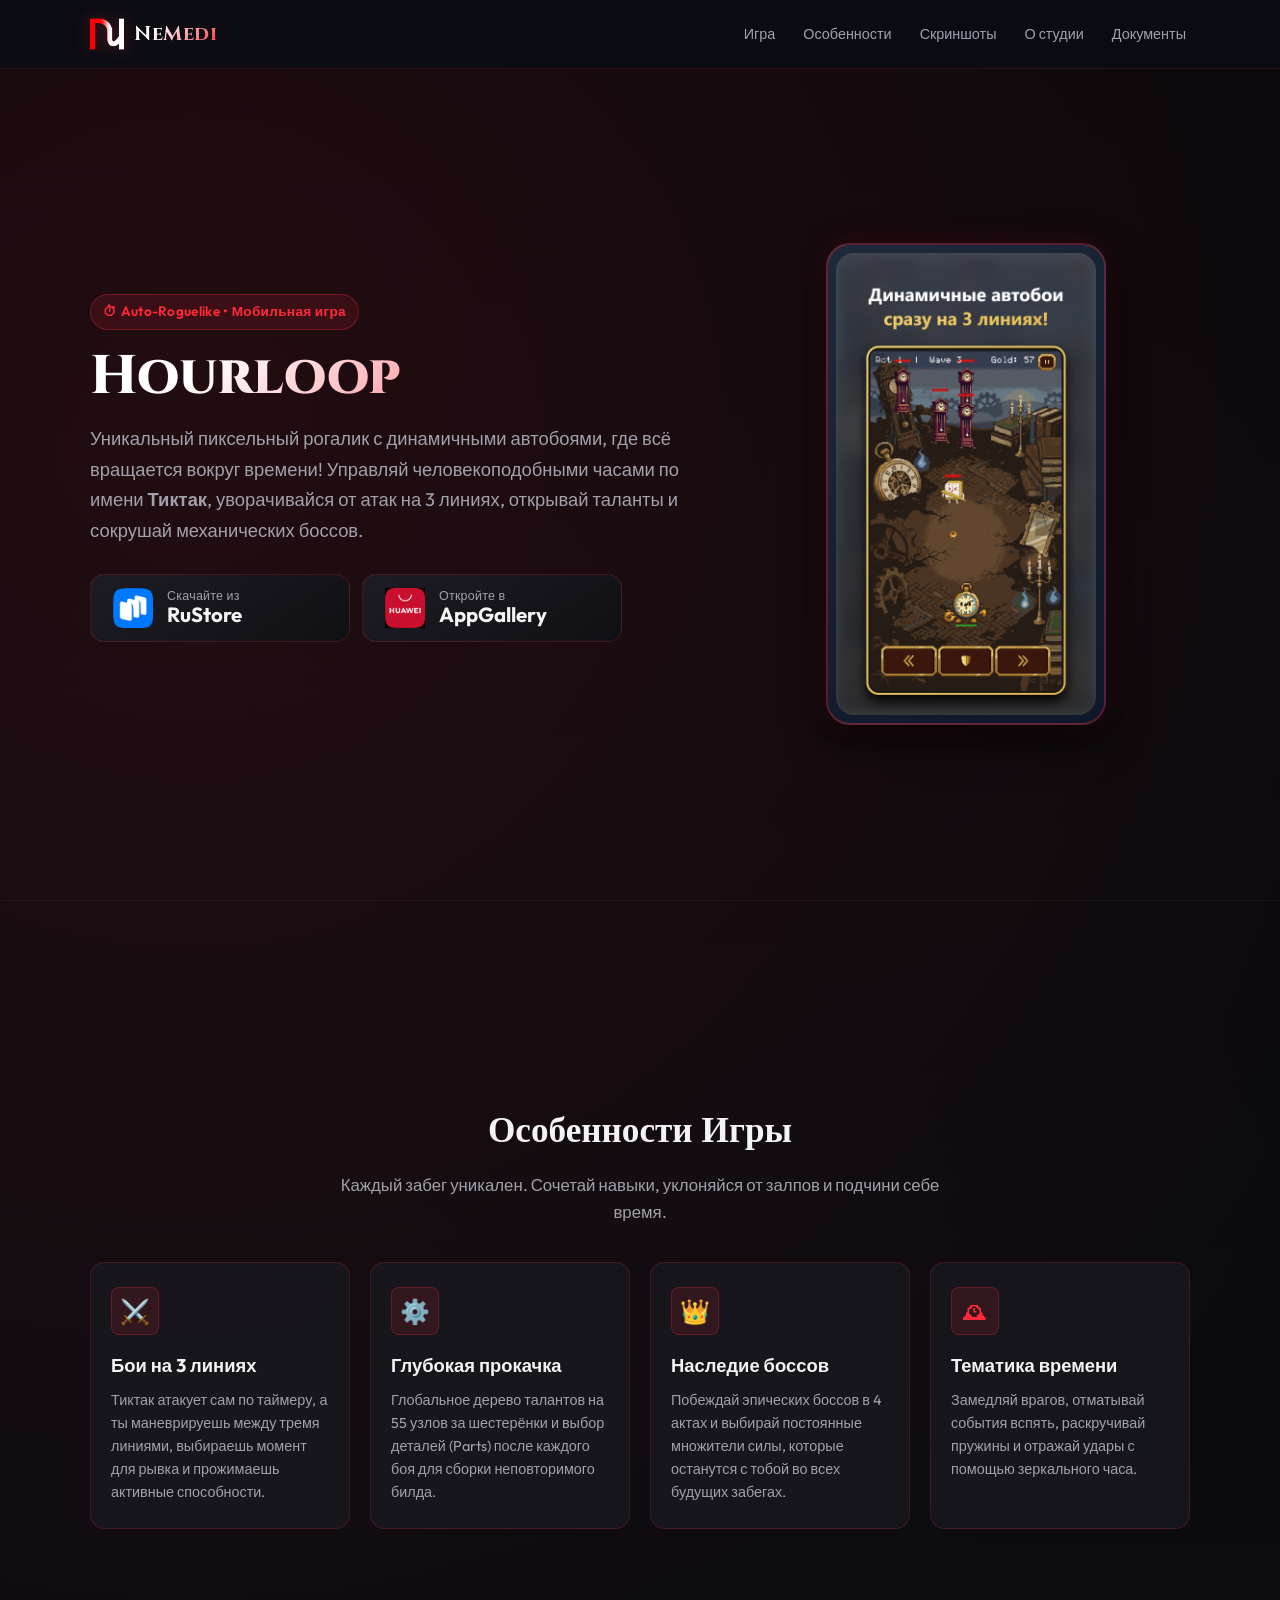
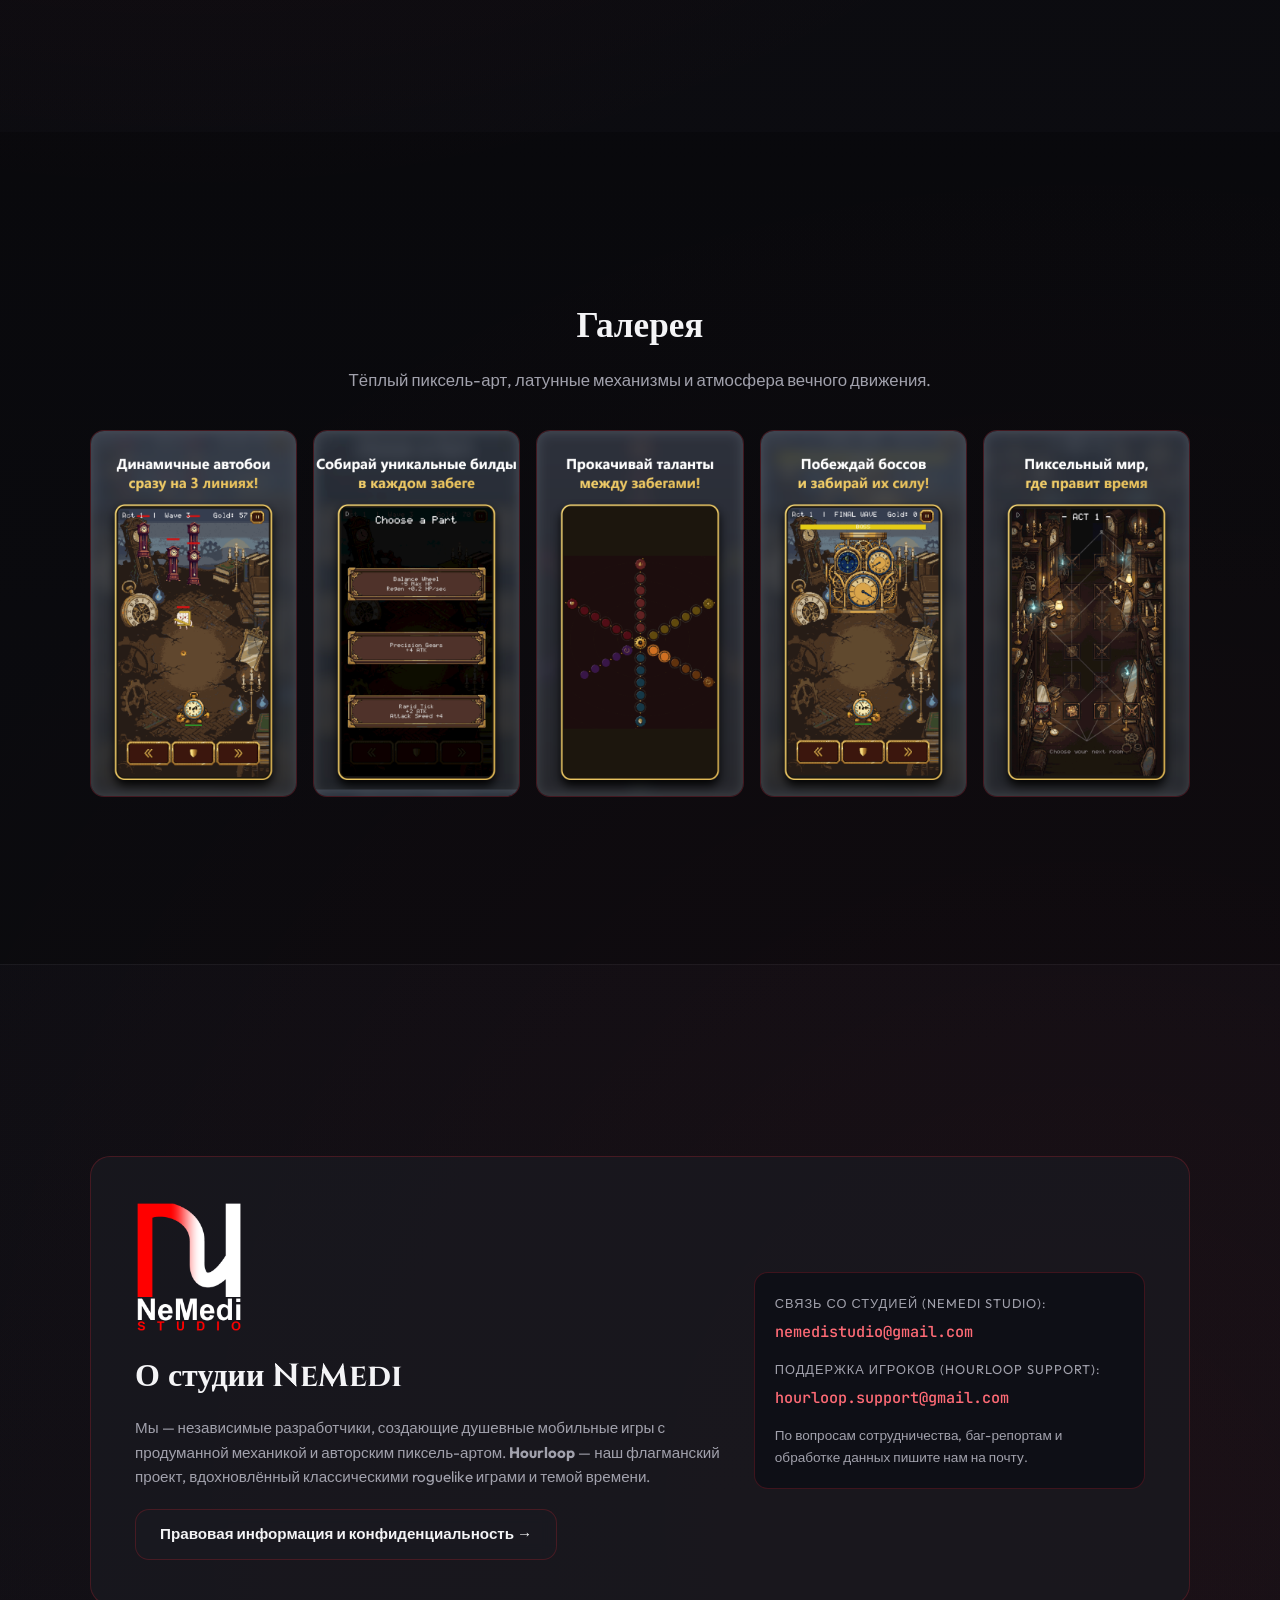
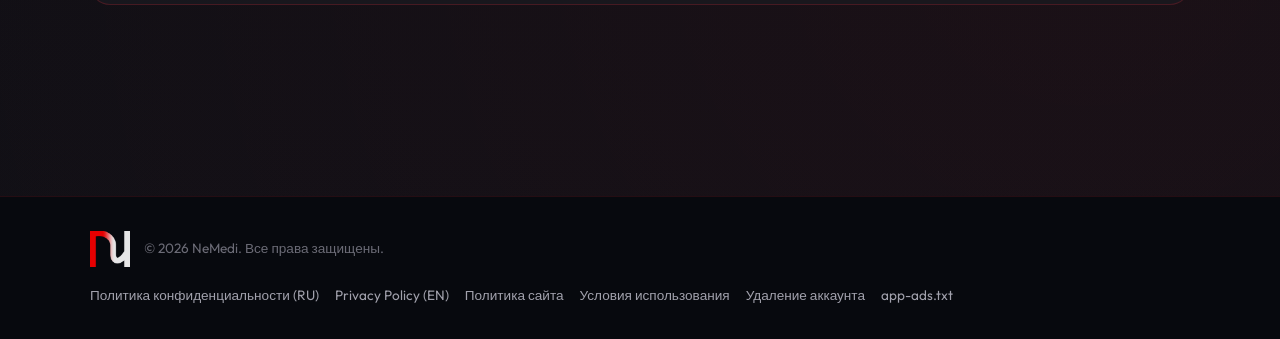
<file: index.html>
<!DOCTYPE html>
<html lang="ru">
<head>
  <meta charset="UTF-8">
  <meta name="viewport" content="width=device-width, initial-scale=1.0">
  <title>NeMedi Games — Hourloop: Auto-Roguelike</title>
  <meta name="description" content="Официальный сайт инди-студии NeMedi и игры Hourloop: Auto-Roguelike — пиксельный рогалик с автобоями в мире механизмов и времени.">
  <link rel="icon" type="image/png" href="assets/app_icon.png">
  <link rel="stylesheet" href="style.css">
</head>
<body>

  <!-- Header -->
  <header>
    <div class="container nav-wrap">
      <a href="index.html" class="brand">
        <img src="assets/nemedi_mark.png" alt="" class="brand-mark">
        <span class="brand-name">NeMedi</span>
      </a>
      <nav>
        <ul class="nav-links">
          <li><a href="#game">Игра</a></li>
          <li><a href="#features">Особенности</a></li>
          <li><a href="#gallery">Скриншоты</a></li>
          <li><a href="#about">О студии</a></li>
          <li><a href="hourloop/legal/index.html">Документы</a></li>
        </ul>
      </nav>
    </div>
  </header>

  <main>
    <!-- Hero Section -->
    <section id="game" class="hero">
      <div class="container">
        <div class="hero-grid">
          <div class="hero-info">
            <span class="badge">⏱ Auto-Roguelike • Мобильная игра</span>
            <h1 class="hero-title">Hourloop</h1>
            <p class="hero-subtitle">
              Уникальный пиксельный рогалик с динамичными автобоями, где всё вращается вокруг времени! Управляй человекоподобными часами по имени <strong>Тиктак</strong>, уворачивайся от атак на 3 линиях, открывай таланты и сокрушай механических боссов.
            </p>
            <div class="cta-group">
              <a href="https://www.rustore.ru/catalog/app/com.NeMedi.hourloop" target="_blank" rel="noopener" class="store-btn" id="btn-rustore" aria-label="Скачать Hourloop в RuStore">
                <img src="assets/icon_rustore.png" alt="" class="store-btn-icon">
                <span class="store-btn-text">
                  <span class="store-btn-top">Скачайте из</span>
                  <span class="store-btn-name">RuStore</span>
                </span>
              </a>
              <a href="https://url.cloud.huawei.com/BLCYEuFCV2?shareTo=qrcode" target="_blank" rel="noopener" class="store-btn" id="btn-appgallery" aria-label="Открыть Hourloop в Huawei AppGallery">
                <img src="assets/icon_appgallery.png" alt="" class="store-btn-icon">
                <span class="store-btn-text">
                  <span class="store-btn-top">Откройте в</span>
                  <span class="store-btn-name">AppGallery</span>
                </span>
              </a>
            </div>
          </div>
          <div class="hero-visual">
            <div class="phone-mockup">
              <img src="assets/promo_1.png" alt="Hourloop Gameplay">
            </div>
          </div>
        </div>
      </div>
    </section>

    <!-- Features -->
    <section id="features" class="features">
      <div class="container">
        <div class="section-head">
          <h2 class="section-title">Особенности Игры</h2>
          <p class="section-desc">Каждый забег уникален. Сочетай навыки, уклоняйся от залпов и подчини себе время.</p>
        </div>
        <div class="features-grid">
          <div class="feature-card">
            <div class="feature-icon">⚔️</div>
            <h3 class="feature-title">Бои на 3 линиях</h3>
            <p class="feature-text">Тиктак атакует сам по таймеру, а ты маневрируешь между тремя линиями, выбираешь момент для рывка и прожимаешь активные способности.</p>
          </div>
          <div class="feature-card">
            <div class="feature-icon">⚙️</div>
            <h3 class="feature-title">Глубокая прокачка</h3>
            <p class="feature-text">Глобальное дерево талантов на 55 узлов за шестерёнки и выбор деталей (Parts) после каждого боя для сборки неповторимого билда.</p>
          </div>
          <div class="feature-card">
            <div class="feature-icon">👑</div>
            <h3 class="feature-title">Наследие боссов</h3>
            <p class="feature-text">Побеждай эпических боссов в 4 актах и выбирай постоянные множители силы, которые останутся с тобой во всех будущих забегах.</p>
          </div>
          <div class="feature-card">
            <div class="feature-icon">🕰</div>
            <h3 class="feature-title">Тематика времени</h3>
            <p class="feature-text">Замедляй врагов, отматывай события вспять, раскручивай пружины и отражай удары с помощью зеркального часа.</p>
          </div>
        </div>
      </div>
    </section>

    <!-- Promo Gallery -->
    <section id="gallery" class="gallery">
      <div class="container">
        <div class="section-head">
          <h2 class="section-title">Галерея</h2>
          <p class="section-desc">Тёплый пиксель-арт, латунные механизмы и атмосфера вечного движения.</p>
        </div>
        <div class="gallery-grid">
          <div class="gallery-item"><img src="assets/promo_1.png" alt="Скриншот боя"></div>
          <div class="gallery-item"><img src="assets/promo_2.png" alt="Скриншот билда"></div>
          <div class="gallery-item"><img src="assets/promo_3.png" alt="Скриншот талантов"></div>
          <div class="gallery-item"><img src="assets/promo_4.png" alt="Скриншот боссов"></div>
          <div class="gallery-item"><img src="assets/promo_5.png" alt="Скриншот атмосферы"></div>
        </div>
      </div>
    </section>

    <!-- About Studio -->
    <section id="about" class="about">
      <div class="container">
        <div class="about-card">
          <div class="about-info">
            <img src="assets/nemedi_logo.png" alt="Логотип NeMedi Studio" class="about-logo">
            <h2 class="about-title">О студии NeMedi</h2>
            <p class="about-desc">
              Мы — независимые разработчики, создающие душевные мобильные игры с продуманной механикой и авторским пиксель-артом. <strong>Hourloop</strong> — наш флагманский проект, вдохновлённый классическими roguelike играми и темой времени.
            </p>
            <a href="hourloop/legal/index.html" class="btn btn-secondary">
              Правовая информация и конфиденциальность →
            </a>
          </div>
          <div class="contact-box">
            <div class="contact-group" style="margin-bottom: 14px;">
              <div class="contact-label">Связь со студией (NeMedi Studio):</div>
              <a href="mailto:nemedistudio@gmail.com" class="contact-email">nemedistudio@gmail.com</a>
            </div>
            <div class="contact-group">
              <div class="contact-label">Поддержка игроков (Hourloop Support):</div>
              <a href="mailto:hourloop.support@gmail.com" class="contact-email">hourloop.support@gmail.com</a>
            </div>
            <div style="margin-top: 14px; font-size: 0.85rem; color: var(--text-muted);">
              По вопросам сотрудничества, баг-репортам и обработке данных пишите нам на почту.
            </div>
          </div>
        </div>
      </div>
    </section>
  </main>

  <!-- Footer -->
  <footer>
    <div class="container footer-content">
      <div class="footer-brand">
        <img src="assets/nemedi_mark.png" alt="NeMedi Studio" class="footer-logo">
        <div class="footer-copy">
          © 2026 NeMedi. Все права защищены.
        </div>
      </div>
      <div class="footer-links">
        <a href="hourloop/legal/privacy-ru.html">Политика конфиденциальности (RU)</a>
        <a href="hourloop/legal/privacy-en.html">Privacy Policy (EN)</a>
        <a href="hourloop/legal/privacy-site-ru.html">Политика сайта</a>
        <a href="hourloop/legal/terms-ru.html">Условия использования</a>
        <a href="hourloop/legal/delete-account-ru.html">Удаление аккаунта</a>
        <a href="app-ads.txt">app-ads.txt</a>
      </div>
    </div>
  </footer>

</body>
</html>
</file>
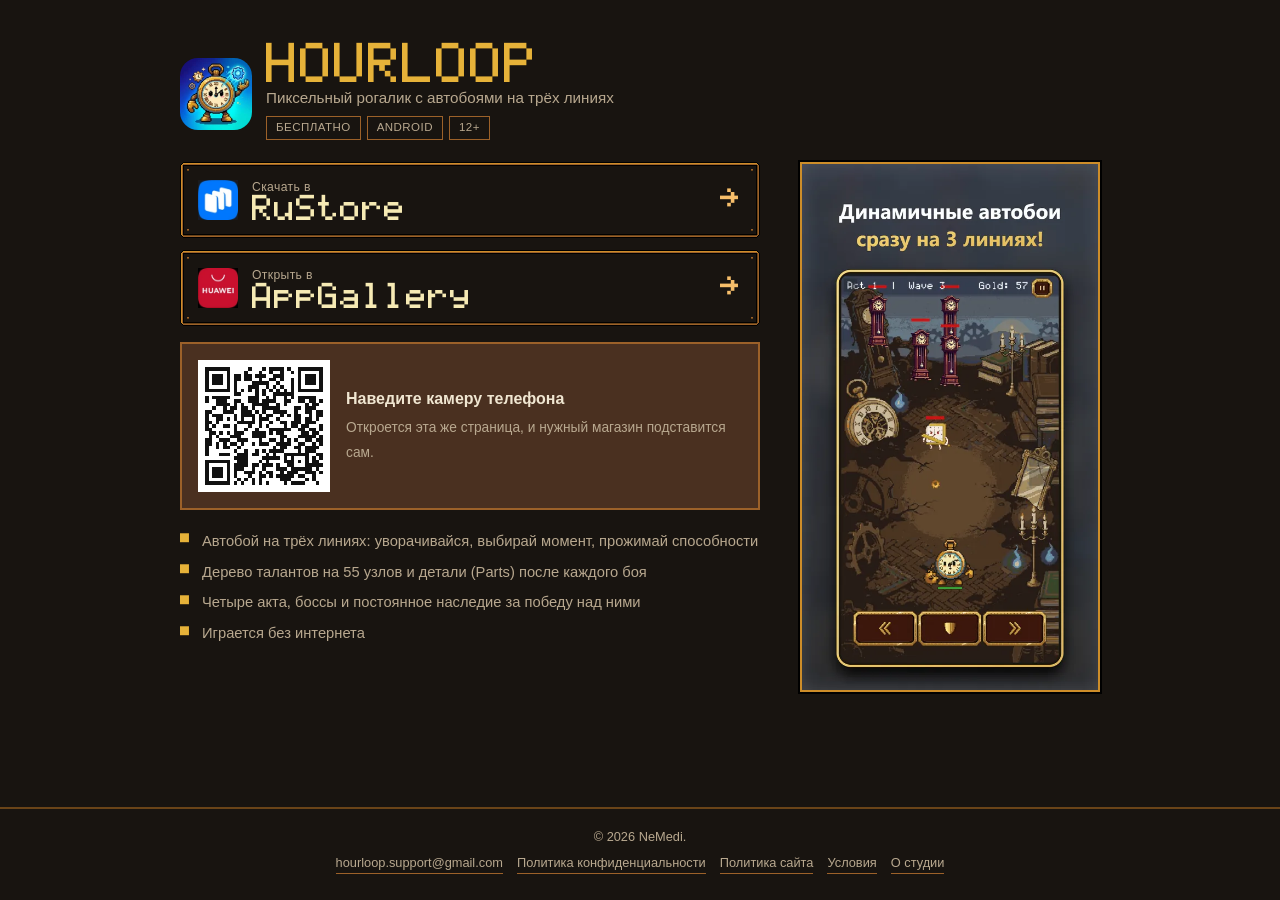
<file: download/index.html>
<!DOCTYPE html>
<html lang="ru">
<head>
<meta charset="UTF-8">
<meta name="viewport" content="width=device-width, initial-scale=1">
<title>Скачать Hourloop: Auto-Roguelike — пиксельный рогалик с автобоями</title>
<meta name="description" content="Hourloop: Auto-Roguelike — бесплатный пиксельный рогалик с автобоями на трёх линиях. Скачайте в RuStore или AppGallery.">
<link rel="canonical" href="https://nemedistudio.online/download/">
<link rel="icon" type="image/png" href="../assets/app_icon.png">
<meta name="theme-color" content="#0b0b0e">
<meta property="og:type" content="website">
<meta property="og:url" content="https://nemedistudio.online/download/">
<meta property="og:title" content="Hourloop: Auto-Roguelike — скачать бесплатно">
<meta property="og:description" content="Пиксельный рогалик с автобоями на трёх линиях. Управляй часами по имени Тиктак.">
<meta property="og:image" content="https://nemedistudio.online/download/img/hero.jpg">

<style>
/* Страница отдельная от витрины студии: свой инлайновый CSS без style.css и без
   Google Fonts — под рекламный трафик важнее скорость первого экрана.
   Вид — палитра игры, вариант 2 (Brand/BRAND.md, утверждён 09.10.2026): цвета и
   шрифты только через --hl-*. Блок между метками gen:brand пишет генератор
   tools/build_brand.py из Brand/brand.json — руками его не править. */
/* gen:brand — пишет tools/build_brand.py из Brand/brand.json, руками не править */
:root {
  --hl-black: #000000;
  --hl-dark2: #181410;
  --hl-brown-dk: #4a3020;
  --hl-gray-br: #5a4c41;
  --hl-brass-dk: #6a4418;
  --hl-brass-md: #9c6129;
  --hl-brass: #cd8d29;
  --hl-gold: #e6b239;
  --hl-brass-lt: #f6be6a;
  --hl-cream: #f6eab4;
  --hl-blue-lt: #5aaac5;
  --hl-blue-dk: #41657b;
  --hl-text: #f0e6d1;
  --hl-text-name: #f5e6bf;
  --hl-text-muted: #b8a88f;
  --hl-text-error: #ff7366;
  --hl-font-display: "LCD 16x2 Remastered", monospace;
  --hl-font-text: -apple-system, BlinkMacSystemFont, "Segoe UI", Roboto, "Helvetica Neue", Arial, sans-serif;
}
@font-face { font-family: "LCD 16x2 Remastered"; src: url(../assets/fonts/hourloop-display.woff) format("woff"); font-display: swap; }
/* /gen:brand */
*{margin:0;padding:0;box-sizing:border-box}
html{-webkit-text-size-adjust:100%}
body{
  font-family:var(--hl-font-text);
  background:var(--hl-dark2); color:var(--hl-text); line-height:1.55;
  min-height:100vh; display:flex; flex-direction:column;
}
.wrap{width:100%;max-width:960px;margin:0 auto;padding:28px 20px 40px;flex:1}

/* Шапка карточки приложения. Название — шрифтом игры: шаг знака у него 1.2 кегля,
   поэтому кегль привязан к ширине экрана — на 320 px восемь букв иначе не влезут. */
.app{display:flex;align-items:center;gap:14px;margin-bottom:22px}
.app>img{width:72px;height:72px;border-radius:18px;flex:none}
.app>div{min-width:0}
.app h1{font-family:var(--hl-font-display);font-size:clamp(1.05rem,6.2vw,1.75rem);line-height:1.3;
        font-weight:400;text-transform:uppercase;color:var(--hl-gold)}
.app p{color:var(--hl-text-muted);font-size:.95rem;margin-top:2px}
.meta{margin-top:6px;display:flex;flex-wrap:wrap;gap:6px}
.tag{font-size:.72rem;letter-spacing:.04em;text-transform:uppercase;color:var(--hl-text-muted);
     border:1px solid var(--hl-brass-md);padding:2px 9px}

.cols{display:grid;grid-template-columns:1fr;gap:24px;align-items:start}

/* Кнопки магазинов: плашка из игры (plate_frame, 9-slice, поля 12). */
.stores{display:flex;flex-direction:column;gap:12px}
.store{
  position:relative;display:flex;align-items:center;gap:14px;text-decoration:none;color:var(--hl-text);
  border:12px solid transparent;
  border-image:url(../assets/plate_frame.png) 12 fill / 12px stretch;
  image-rendering:pixelated;
  padding:4px 6px;transition:filter .2s,transform .1s;
}
.store:hover{filter:brightness(1.12)}
.store:active{transform:scale(.985)}
.store>img{width:40px;height:40px;flex:none;image-rendering:auto}
.store>span{min-width:0}
.store .top{display:block;font-size:.76rem;color:var(--hl-text-muted);letter-spacing:.03em}
.store .name{display:block;font-family:var(--hl-font-display);font-size:clamp(.8rem,4.1vw,1.125rem);
             line-height:1.4;color:var(--hl-cream)}
.store .go{margin-left:auto;font-family:var(--hl-font-display);color:var(--hl-brass-lt);
           font-size:clamp(.8rem,4.1vw,1.125rem);line-height:1}

/* Магазин, угаданный по устройству, — как кнопка «Играть» в игре.
   Вторая кнопка НИКОГДА не прячется: определение по User-Agent ошибается,
   и спрятанная кнопка превращает ошибку в потерянную установку. */
.store.primary{
  border:2px solid var(--hl-black);border-image:none;
  background:var(--hl-blue-lt);color:var(--hl-dark2);
  box-shadow:inset 0 -4px 0 var(--hl-blue-dk);
  padding:16px 16px 20px;
}
.store.primary .top,.store.primary .name{color:var(--hl-dark2)}
/* Ярлык сидит на верхней кромке кнопки, а не в строке: «AppGallery» шрифтом игры
   и ярлык рядом на экране 360 px не помещаются. */
.badge{
  display:none;position:absolute;top:-11px;right:12px;font-size:.68rem;font-weight:700;
  letter-spacing:.06em;text-transform:uppercase;color:var(--hl-cream);
  background:var(--hl-dark2);border:2px solid var(--hl-black);padding:1px 8px;white-space:nowrap
}
.store.primary .badge{display:block}
.store.primary .go{display:none}

.note{font-size:.85rem;color:var(--hl-text-muted);margin-top:10px}
.note.warn{color:var(--hl-text-error)}
#ios-note{display:none}

/* QR для десктопа */
#qr-box{display:none;margin-top:16px;background:var(--hl-brown-dk);border:2px solid var(--hl-brass-md);
        padding:16px;gap:16px;align-items:center}
#qr-box svg{width:132px;height:132px;flex:none}
#qr-box .qr-text b{display:block;font-size:1rem;margin-bottom:4px}
#qr-box .qr-text span{font-size:.86rem;color:var(--hl-text-muted)}

/* Скриншот */
.shot{overflow:hidden;border:2px solid var(--hl-brass);outline:2px solid var(--hl-black);
      max-width:270px;margin:0 auto;display:block}
.shot img{display:block;width:100%;height:auto}

.feats{list-style:none;margin-top:20px;display:grid;gap:8px}
.feats li{font-size:.92rem;color:var(--hl-text-muted);padding-left:22px;position:relative}
.feats li::before{content:"\25A0";position:absolute;left:0;top:.62em;color:var(--hl-gold);
                  font-family:var(--hl-font-display);font-size:.56rem;line-height:1}

footer{border-top:2px solid var(--hl-brass-dk);padding:18px 20px 26px;
       font-size:.8rem;color:var(--hl-text-muted);text-align:center}
footer a{color:var(--hl-text-muted);text-decoration:none;border-bottom:1px solid var(--hl-brass-md)}
footer a:hover{color:var(--hl-text)}
footer .row{margin-top:6px;display:flex;gap:14px;justify-content:center;flex-wrap:wrap}

@media(min-width:760px){
  .wrap{padding-top:48px}
  .cols{grid-template-columns:1fr 300px;gap:40px}
  .shot{max-width:300px}
}
</style>
</head>
<body>

<div class="wrap">

  <div class="app">
    <img src="img/icon.webp" width="144" height="144" alt="Иконка Hourloop">
    <div>
      <h1>Hourloop</h1>
      <p>Пиксельный рогалик с автобоями на трёх линиях</p>
      <div class="meta">
        <span class="tag">Бесплатно</span>
        <span class="tag">Android</span>
        <span class="tag">12+</span>
      </div>
    </div>
  </div>

  <div class="cols">
    <div>
      <div class="stores" id="stores">

        <a class="store" id="s-rustore" data-goal="rustore_click"
           href="https://www.rustore.ru/catalog/app/com.NeMedi.hourloop"
           target="_blank" rel="noopener">
          <img src="img/rustore.webp" width="96" height="96" alt="">
          <span>
            <span class="top">Скачать в</span>
            <span class="name">RuStore</span>
          </span>
          <span class="badge">Ваш магазин</span>
          <span class="go">&rarr;</span>
        </a>

        <a class="store" id="s-appgallery" data-goal="appgallery_click"
           href="https://url.cloud.huawei.com/BLCYEuFCV2?shareTo=qrcode"
           target="_blank" rel="noopener">
          <img src="img/appgallery.webp" width="96" height="96" alt="">
          <span>
            <span class="top">Открыть в</span>
            <span class="name">AppGallery</span>
          </span>
          <span class="badge">Ваш магазин</span>
          <span class="go">&rarr;</span>
        </a>

      </div>

      <p class="note warn" id="ios-note">Версии для iPhone пока нет — игра выходит только на Android.</p>

      <div id="qr-box">
        <svg viewBox="0 0 37 37" xmlns="http://www.w3.org/2000/svg" shape-rendering="crispEdges" role="img" aria-label="QR-код на страницу загрузки Hourloop"><rect width="37" height="37" fill="#fff"/><path fill="#111" d="M2 2h7v1h-7zM14 2h1v1h-1zM18 2h1v1h-1zM20 2h4v1h-4zM25 2h1v1h-1zM28 2h7v1h-7zM2 3h1v1h-1zM8 3h1v1h-1zM13 3h1v1h-1zM17 3h1v1h-1zM20 3h1v1h-1zM23 3h1v1h-1zM26 3h1v1h-1zM28 3h1v1h-1zM34 3h1v1h-1zM2 4h1v1h-1zM4 4h3v1h-3zM8 4h1v1h-1zM10 4h2v1h-2zM13 4h2v1h-2zM16 4h3v1h-3zM21 4h3v1h-3zM28 4h1v1h-1zM30 4h3v1h-3zM34 4h1v1h-1zM2 5h1v1h-1zM4 5h3v1h-3zM8 5h1v1h-1zM10 5h2v1h-2zM13 5h2v1h-2zM17 5h1v1h-1zM20 5h2v1h-2zM23 5h1v1h-1zM26 5h1v1h-1zM28 5h1v1h-1zM30 5h3v1h-3zM34 5h1v1h-1zM2 6h1v1h-1zM4 6h3v1h-3zM8 6h1v1h-1zM10 6h1v1h-1zM15 6h5v1h-5zM22 6h1v1h-1zM26 6h1v1h-1zM28 6h1v1h-1zM30 6h3v1h-3zM34 6h1v1h-1zM2 7h1v1h-1zM8 7h1v1h-1zM10 7h1v1h-1zM14 7h3v1h-3zM19 7h1v1h-1zM21 7h1v1h-1zM23 7h1v1h-1zM26 7h1v1h-1zM28 7h1v1h-1zM34 7h1v1h-1zM2 8h7v1h-7zM10 8h1v1h-1zM12 8h1v1h-1zM14 8h1v1h-1zM16 8h1v1h-1zM18 8h1v1h-1zM20 8h1v1h-1zM22 8h1v1h-1zM24 8h1v1h-1zM26 8h1v1h-1zM28 8h7v1h-7zM10 9h2v1h-2zM16 9h1v1h-1zM18 9h1v1h-1zM21 9h6v1h-6zM2 10h1v1h-1zM4 10h5v1h-5zM14 10h3v1h-3zM19 10h1v1h-1zM21 10h1v1h-1zM24 10h1v1h-1zM26 10h1v1h-1zM28 10h5v1h-5zM2 11h1v1h-1zM5 11h3v1h-3zM10 11h2v1h-2zM14 11h3v1h-3zM18 11h4v1h-4zM24 11h2v1h-2zM28 11h2v1h-2zM31 11h2v1h-2zM34 11h1v1h-1zM5 12h4v1h-4zM10 12h1v1h-1zM12 12h1v1h-1zM15 12h5v1h-5zM22 12h1v1h-1zM24 12h1v1h-1zM30 12h1v1h-1zM32 12h2v1h-2zM4 13h1v1h-1zM7 13h1v1h-1zM9 13h2v1h-2zM12 13h2v1h-2zM15 13h1v1h-1zM18 13h5v1h-5zM27 13h2v1h-2zM30 13h3v1h-3zM2 14h2v1h-2zM7 14h3v1h-3zM12 14h3v1h-3zM16 14h1v1h-1zM18 14h1v1h-1zM21 14h4v1h-4zM27 14h1v1h-1zM30 14h2v1h-2zM33 14h2v1h-2zM2 15h1v1h-1zM4 15h3v1h-3zM10 15h1v1h-1zM12 15h4v1h-4zM17 15h1v1h-1zM19 15h2v1h-2zM23 15h1v1h-1zM25 15h1v1h-1zM27 15h2v1h-2zM31 15h1v1h-1zM33 15h2v1h-2zM2 16h1v1h-1zM5 16h2v1h-2zM8 16h1v1h-1zM10 16h1v1h-1zM12 16h1v1h-1zM15 16h1v1h-1zM17 16h3v1h-3zM22 16h1v1h-1zM27 16h2v1h-2zM30 16h2v1h-2zM33 16h1v1h-1zM2 17h2v1h-2zM5 17h1v1h-1zM11 17h5v1h-5zM17 17h1v1h-1zM20 17h1v1h-1zM23 17h2v1h-2zM26 17h3v1h-3zM30 17h3v1h-3zM2 18h1v1h-1zM4 18h1v1h-1zM7 18h2v1h-2zM10 18h1v1h-1zM14 18h1v1h-1zM17 18h1v1h-1zM19 18h1v1h-1zM24 18h1v1h-1zM26 18h2v1h-2zM29 18h2v1h-2zM34 18h1v1h-1zM2 19h2v1h-2zM10 19h1v1h-1zM13 19h1v1h-1zM16 19h1v1h-1zM20 19h6v1h-6zM28 19h2v1h-2zM31 19h2v1h-2zM34 19h1v1h-1zM3 20h2v1h-2zM6 20h1v1h-1zM8 20h1v1h-1zM10 20h3v1h-3zM15 20h4v1h-4zM20 20h1v1h-1zM22 20h2v1h-2zM29 20h2v1h-2zM32 20h2v1h-2zM3 21h1v1h-1zM5 21h1v1h-1zM9 21h3v1h-3zM15 21h4v1h-4zM23 21h2v1h-2zM28 21h5v1h-5zM34 21h1v1h-1zM2 22h2v1h-2zM6 22h3v1h-3zM11 22h3v1h-3zM17 22h1v1h-1zM20 22h2v1h-2zM23 22h1v1h-1zM25 22h1v1h-1zM27 22h1v1h-1zM30 22h2v1h-2zM33 22h2v1h-2zM2 23h2v1h-2zM5 23h1v1h-1zM7 23h1v1h-1zM9 23h2v1h-2zM12 23h1v1h-1zM15 23h1v1h-1zM17 23h3v1h-3zM22 23h4v1h-4zM28 23h2v1h-2zM32 23h1v1h-1zM34 23h1v1h-1zM2 24h1v1h-1zM5 24h1v1h-1zM7 24h2v1h-2zM11 24h1v1h-1zM21 24h1v1h-1zM23 24h2v1h-2zM27 24h2v1h-2zM30 24h4v1h-4zM2 25h1v1h-1zM10 25h1v1h-1zM13 25h1v1h-1zM16 25h1v1h-1zM18 25h1v1h-1zM20 25h4v1h-4zM28 25h1v1h-1zM30 25h3v1h-3zM2 26h1v1h-1zM6 26h3v1h-3zM11 26h3v1h-3zM15 26h2v1h-2zM19 26h1v1h-1zM21 26h1v1h-1zM24 26h7v1h-7zM33 26h2v1h-2zM10 27h4v1h-4zM18 27h5v1h-5zM24 27h1v1h-1zM26 27h1v1h-1zM30 27h1v1h-1zM32 27h1v1h-1zM34 27h1v1h-1zM2 28h7v1h-7zM11 28h3v1h-3zM17 28h1v1h-1zM19 28h1v1h-1zM24 28h3v1h-3zM28 28h1v1h-1zM30 28h1v1h-1zM32 28h2v1h-2zM2 29h1v1h-1zM8 29h1v1h-1zM10 29h4v1h-4zM15 29h2v1h-2zM18 29h3v1h-3zM22 29h1v1h-1zM25 29h2v1h-2zM30 29h5v1h-5zM2 30h1v1h-1zM4 30h3v1h-3zM8 30h1v1h-1zM10 30h3v1h-3zM15 30h1v1h-1zM18 30h1v1h-1zM22 30h3v1h-3zM26 30h6v1h-6zM33 30h1v1h-1zM2 31h1v1h-1zM4 31h3v1h-3zM8 31h1v1h-1zM10 31h1v1h-1zM13 31h3v1h-3zM17 31h1v1h-1zM19 31h2v1h-2zM23 31h1v1h-1zM25 31h3v1h-3zM30 31h3v1h-3zM34 31h1v1h-1zM2 32h1v1h-1zM4 32h3v1h-3zM8 32h1v1h-1zM10 32h1v1h-1zM14 32h1v1h-1zM17 32h2v1h-2zM20 32h1v1h-1zM22 32h5v1h-5zM28 32h2v1h-2zM32 32h1v1h-1zM2 33h1v1h-1zM8 33h1v1h-1zM11 33h1v1h-1zM13 33h1v1h-1zM15 33h1v1h-1zM17 33h1v1h-1zM23 33h3v1h-3zM30 33h1v1h-1zM32 33h1v1h-1zM2 34h7v1h-7zM10 34h1v1h-1zM12 34h1v1h-1zM15 34h1v1h-1zM17 34h1v1h-1zM19 34h1v1h-1zM24 34h1v1h-1zM26 34h4v1h-4zM33 34h1v1h-1z"/></svg>
        <div class="qr-text">
          <b>Наведите камеру телефона</b>
          <span>Откроется эта же страница, и нужный магазин подставится сам.</span>
        </div>
      </div>

      <ul class="feats">
        <li>Автобой на трёх линиях: уворачивайся, выбирай момент, прожимай способности</li>
        <li>Дерево талантов на 55 узлов и детали (Parts) после каждого боя</li>
        <li>Четыре акта, боссы и постоянное наследие за победу над ними</li>
        <li>Играется без интернета</li>
      </ul>
    </div>

    <picture class="shot">
      <source srcset="img/hero.webp" type="image/webp">
      <img src="img/hero.jpg" width="540" height="960" alt="Кадр боя в Hourloop" fetchpriority="high">
    </picture>
  </div>
</div>

<footer>
  &copy; 2026 NeMedi.
  <div class="row">
    <a href="mailto:hourloop.support@gmail.com">hourloop.support@gmail.com</a>
    <a href="../hourloop/legal/privacy-ru.html">Политика конфиденциальности</a>
    <a href="../hourloop/legal/privacy-site-ru.html">Политика сайта</a>
    <a href="../hourloop/legal/terms-ru.html">Условия</a>
    <a href="../index.html">О студии</a>
  </div>
</footer>

<script>
(function () {
  "use strict";

  /* ===== Яндекс.Метрика =========================================
     Счётчик 112089390 (аккаунт NeMedi, домен nemedistudio.online).
     Цели в кабинете — тип «JavaScript-событие», идентификаторы
     rustore_click и appgallery_click. Именно они идут в Директ
     целью оптимизации: установку в RuStore сайт увидеть не может,
     поэтому считаем последний шаг, который ему виден.
     `ecommerce` из сгенерированного кода убран — товаров тут нет;
     `defer` НЕ ставить: он отменяет автоматическую отправку
     просмотра страницы, и визиты пришлось бы слать вручную.
     `webvisor` убран 10.10.2026 (решение разработчика, он же выключен
     в кабинете): включать обратно только вместе с правкой политики
     сайта, hourloop/legal/privacy-site-*.html, раздел 3.            */
  var METRIKA_ID = 112089390;

  (function (m, e, t, r, i, k, a) {
    m[i] = m[i] || function () { (m[i].a = m[i].a || []).push(arguments); };
    m[i].l = 1 * new Date();
    for (var j = 0; j < e.scripts.length; j++) { if (e.scripts[j].src === r) return; }
    k = e.createElement(t); a = e.getElementsByTagName(t)[0];
    k.async = 1; k.src = r; a.parentNode.insertBefore(k, a);
  })(window, document, "script", "https://mc.yandex.ru/metrika/tag.js?id=" + METRIKA_ID, "ym");

  window.ym(METRIKA_ID, "init", {
    ssr: true, clickmap: true, trackLinks: true,
    accurateTrackBounce: true
  });

  function goal(name, params) {
    if (window.ym) window.ym(METRIKA_ID, "reachGoal", name, params || {});
  }

  /* ===== Определение устройства ===============================
     Порядок проверок важен: HarmonyOS и HMSCore встречаются только
     у Huawei, а Honor с 2021 года снова ездит с сервисами Google и
     AppGallery на нём нет — поэтому Honor из ветки Huawei исключён. */
  var ua = navigator.userAgent || "";
  var isHuawei = /huawei|harmonyos|hmscore/i.test(ua) && !/honor/i.test(ua);
  var isIOS = /iphone|ipad|ipod/i.test(ua) ||
              (navigator.platform === "MacIntel" && navigator.maxTouchPoints > 1);
  var isMobile = (navigator.userAgentData && typeof navigator.userAgentData.mobile === "boolean")
    ? navigator.userAgentData.mobile
    : /android|iphone|ipad|ipod|mobile|windows phone/i.test(ua);

  var stores = document.getElementById("stores");
  var ruBtn  = document.getElementById("s-rustore");
  var hwBtn  = document.getElementById("s-appgallery");

  if (isIOS) {
    /* Обе кнопки остаются, но врать «скачай сейчас» человеку с iPhone нельзя */
    document.getElementById("ios-note").style.display = "block";
  } else if (isHuawei) {
    hwBtn.classList.add("primary");
    stores.insertBefore(hwBtn, ruBtn);
  } else if (isMobile) {
    ruBtn.classList.add("primary");
  }

  if (!isMobile) {
    document.getElementById("qr-box").style.display = "flex";
  }

  /* ===== Цели на клик ========================================= */
  [ruBtn, hwBtn].forEach(function (el) {
    el.addEventListener("click", function () {
      var src = "direct";
      try { src = new URLSearchParams(location.search).get("src") || "direct"; } catch (e) {}
      goal(el.getAttribute("data-goal"), { src: src });
    });
  });
})();
</script>
<noscript><div><img src="https://mc.yandex.ru/watch/112089390" style="position:absolute;left:-9999px" alt=""></div></noscript>

</body>
</html>
</file>
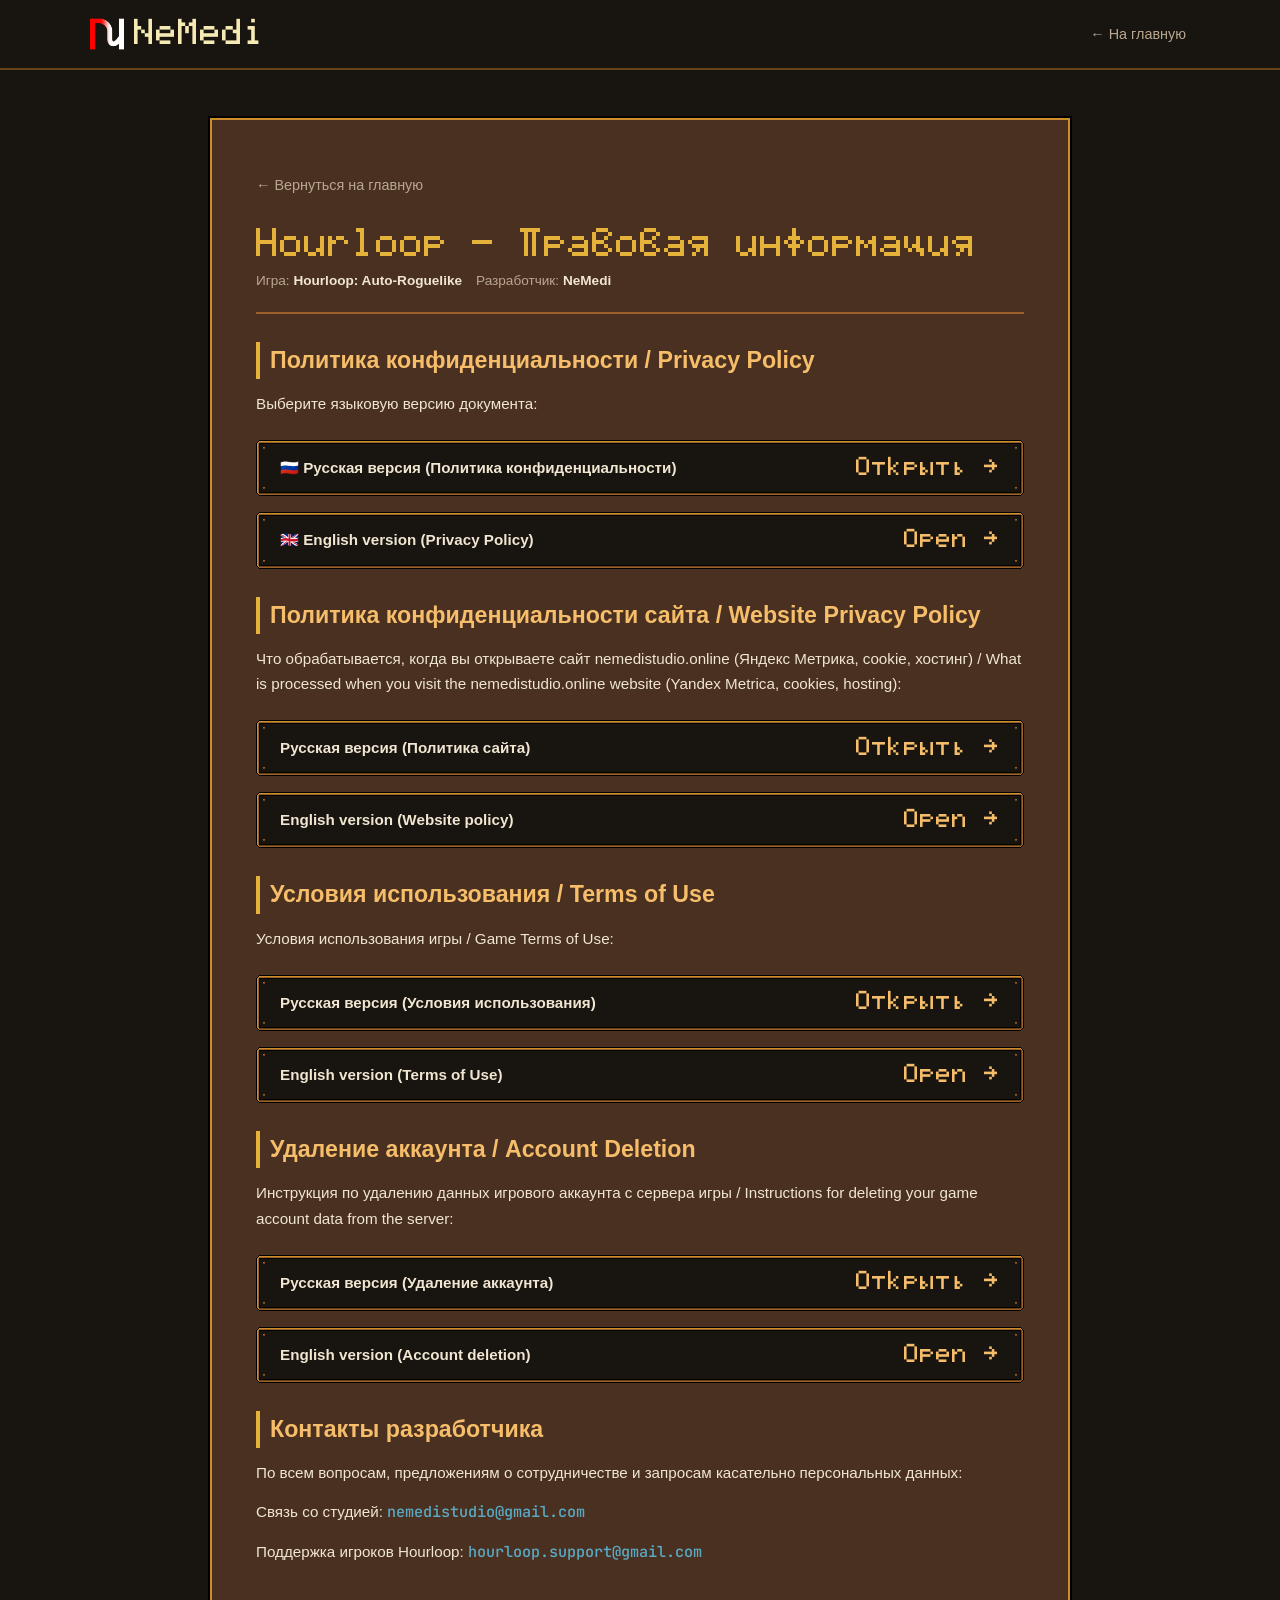
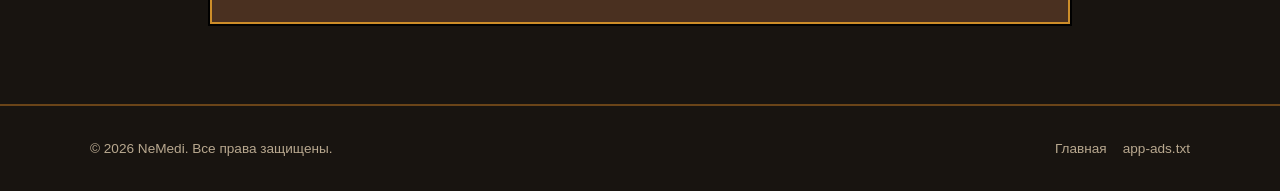
<file: hourloop/legal/index.html>
<!DOCTYPE html>
<html lang="ru">
<head>
  <meta charset="UTF-8">
  <meta name="viewport" content="width=device-width, initial-scale=1.0">
  <title>Hourloop — Правовые документы и конфиденциальность</title>
  <link rel="icon" type="image/png" href="../../assets/app_icon.png">
  <link rel="stylesheet" href="../../style.css">
  <link rel="stylesheet" href="../../brand.css">
  <link rel="stylesheet" href="../game.css">
</head>
<body>

  <header>
    <div class="container nav-wrap">
      <a href="../../index.html" class="brand">
        <img src="../../assets/nemedi_mark.png" alt="" class="brand-mark">
        <span class="brand-name">NeMedi</span>
      </a>
      <nav>
        <ul class="nav-links">
          <li><a href="../../index.html">← На главную</a></li>
        </ul>
      </nav>
    </div>
  </header>

  <div class="container">
    <div class="legal-wrapper">
      <a href="../../index.html" class="back-link">← Вернуться на главную</a>
      
      <div class="legal-header">
        <h1>Hourloop — Правовая информация</h1>
        <p class="legal-meta">
          <span>Игра: <strong>Hourloop: Auto-Roguelike</strong></span>
          <span>Разработчик: <strong>NeMedi</strong></span>
        </p>
      </div>

      <div class="legal-body">
        <h2>Политика конфиденциальности / Privacy Policy</h2>
        <p>Выберите языковую версию документа:</p>

        <div style="display: grid; gap: 16px; margin: 24px 0;">
          <a href="privacy-ru.html" class="btn btn-secondary" style="justify-content: space-between;">
            <span>🇷🇺 <strong>Русская версия</strong> (Политика конфиденциальности)</span>
            <span>Открыть →</span>
          </a>
          <a href="privacy-en.html" class="btn btn-secondary" style="justify-content: space-between;">
            <span>🇬🇧 <strong>English version</strong> (Privacy Policy)</span>
            <span>Open →</span>
          </a>
        </div>

        <h2>Политика конфиденциальности сайта / Website Privacy Policy</h2>
        <p>Что обрабатывается, когда вы открываете сайт nemedistudio.online (Яндекс Метрика, cookie, хостинг) / What is processed when you visit the nemedistudio.online website (Yandex Metrica, cookies, hosting):</p>

        <div style="display: grid; gap: 16px; margin: 24px 0;">
          <a href="privacy-site-ru.html" class="btn btn-secondary" style="justify-content: space-between;">
            <span><strong>Русская версия</strong> (Политика сайта)</span>
            <span>Открыть →</span>
          </a>
          <a href="privacy-site-en.html" class="btn btn-secondary" style="justify-content: space-between;">
            <span><strong>English version</strong> (Website policy)</span>
            <span>Open →</span>
          </a>
        </div>

        <h2>Условия использования / Terms of Use</h2>
        <p>Условия использования игры / Game Terms of Use:</p>

        <div style="display: grid; gap: 16px; margin: 24px 0;">
          <a href="terms-ru.html" class="btn btn-secondary" style="justify-content: space-between;">
            <span><strong>Русская версия</strong> (Условия использования)</span>
            <span>Открыть →</span>
          </a>
          <a href="terms-en.html" class="btn btn-secondary" style="justify-content: space-between;">
            <span><strong>English version</strong> (Terms of Use)</span>
            <span>Open →</span>
          </a>
        </div>

        <h2>Удаление аккаунта / Account Deletion</h2>
        <p>Инструкция по удалению данных игрового аккаунта с сервера игры / Instructions for deleting your game account data from the server:</p>

        <div style="display: grid; gap: 16px; margin: 24px 0;">
          <a href="delete-account-ru.html" class="btn btn-secondary" style="justify-content: space-between;">
            <span><strong>Русская версия</strong> (Удаление аккаунта)</span>
            <span>Открыть →</span>
          </a>
          <a href="delete-account-en.html" class="btn btn-secondary" style="justify-content: space-between;">
            <span><strong>English version</strong> (Account deletion)</span>
            <span>Open →</span>
          </a>
        </div>

        <h2>Контакты разработчика</h2>
        <p>По всем вопросам, предложениям о сотрудничестве и запросам касательно персональных данных:</p>
        <p>Связь со студией: <a href="mailto:nemedistudio@gmail.com" class="contact-email">nemedistudio@gmail.com</a></p>
        <p>Поддержка игроков Hourloop: <a href="mailto:hourloop.support@gmail.com" class="contact-email">hourloop.support@gmail.com</a></p>
      </div>
    </div>
  </div>

  <footer>
    <div class="container footer-content">
      <div class="footer-copy">© 2026 NeMedi. Все права защищены.</div>
      <div class="footer-links">
        <a href="../../index.html">Главная</a>
        <a href="../../app-ads.txt">app-ads.txt</a>
      </div>
    </div>
  </footer>

</body>
</html>
</file>
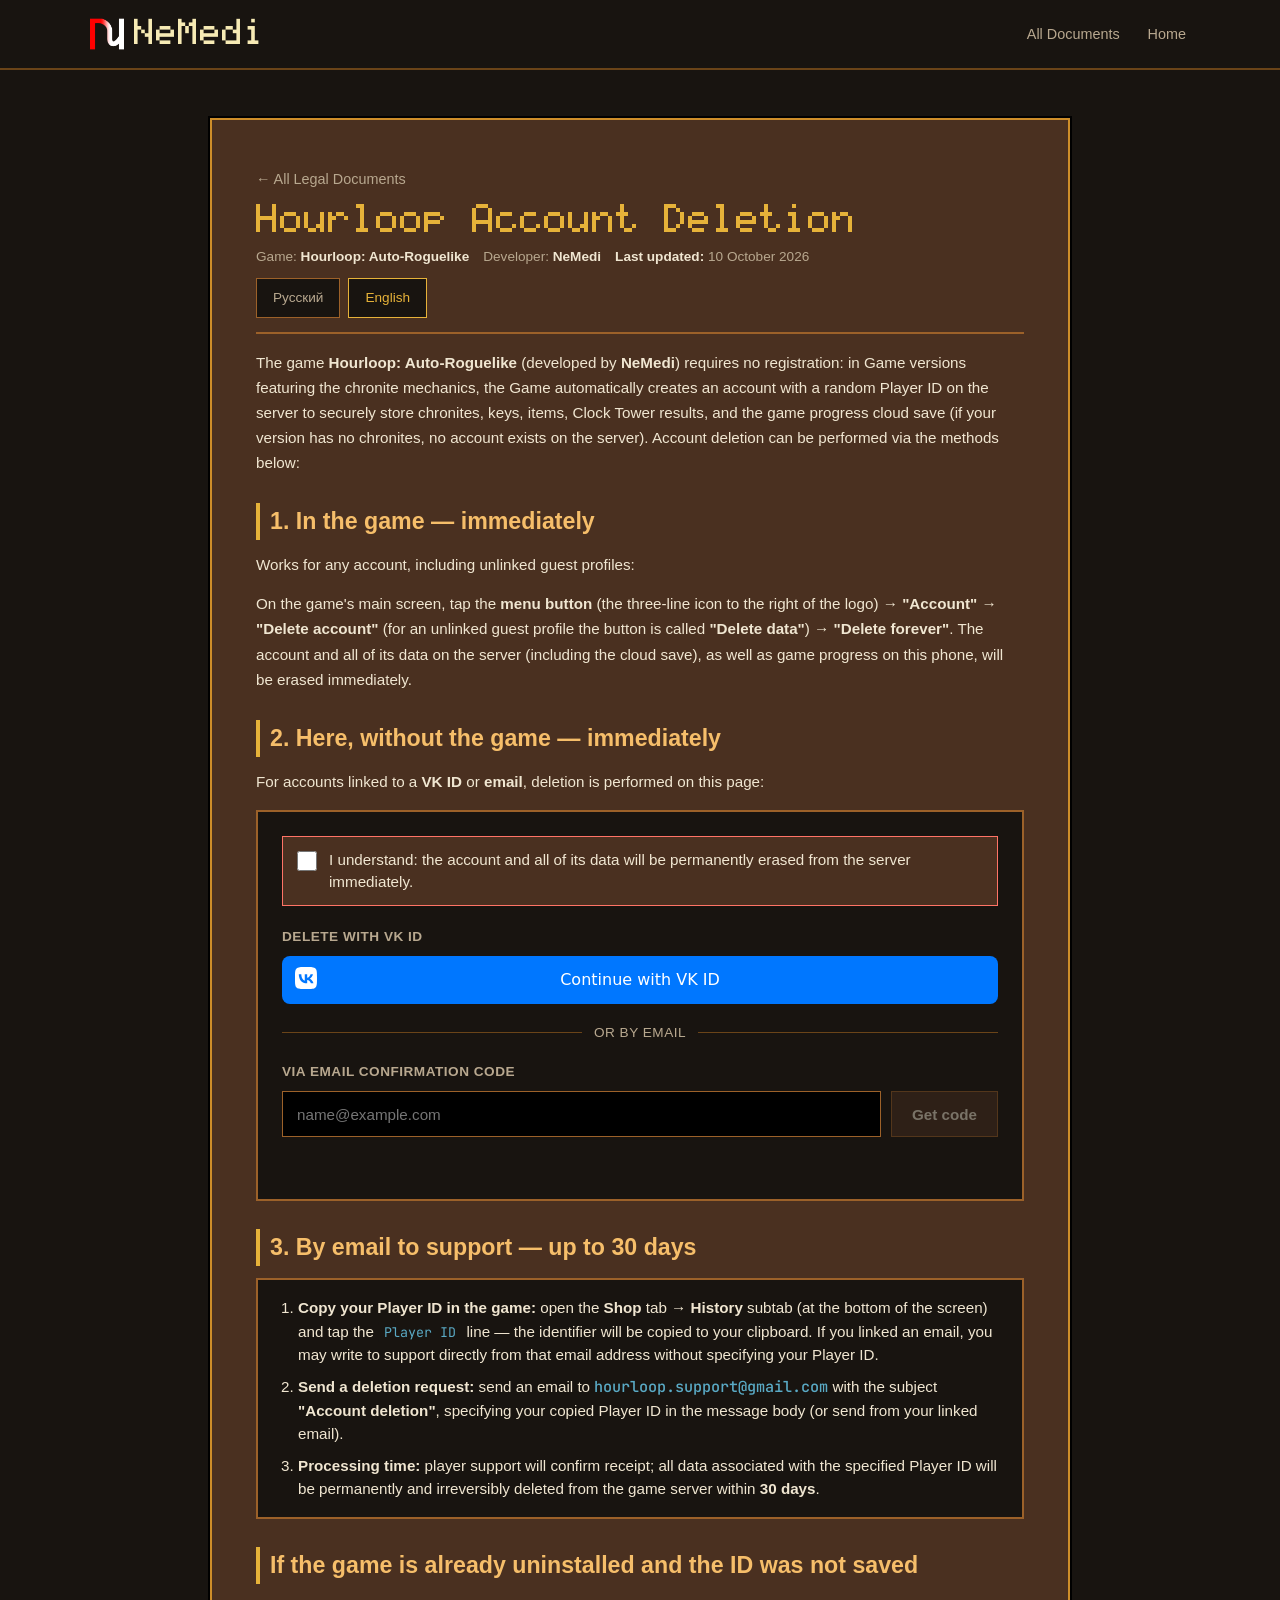
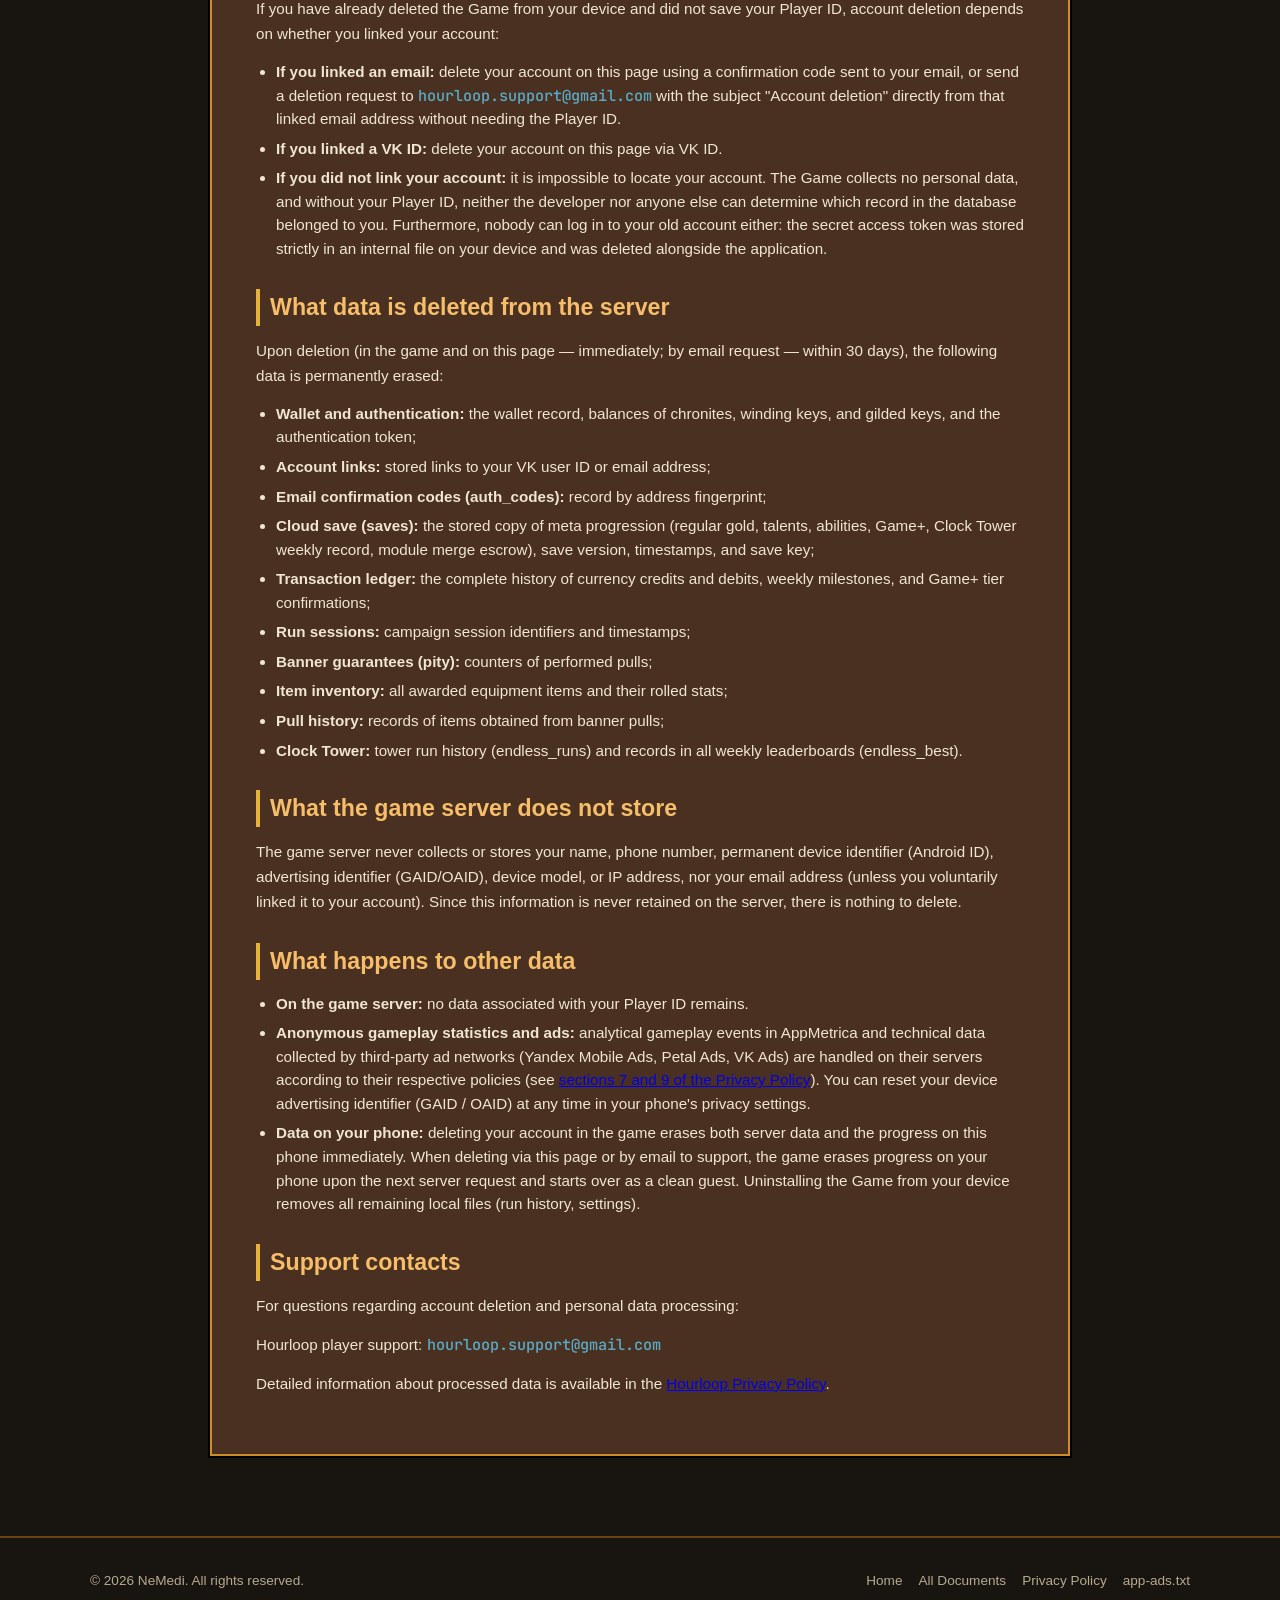
<file: hourloop/legal/delete-account-en.html>
<!DOCTYPE html>
<html lang="en">
<head>
  <meta charset="UTF-8">
  <meta name="viewport" content="width=device-width, initial-scale=1.0">
  <title>Delete your Hourloop account — NeMedi</title>
  <link rel="icon" type="image/png" href="../../assets/app_icon.png">
  <link rel="stylesheet" href="../../style.css">
  <link rel="stylesheet" href="../../brand.css">
  <link rel="stylesheet" href="../game.css">
  <script src="delete-account.js" defer></script>
</head>
<body>

  <header>
    <div class="container nav-wrap">
      <a href="../../index.html" class="brand">
        <img src="../../assets/nemedi_mark.png" alt="" class="brand-mark">
        <span class="brand-name">NeMedi</span>
      </a>
      <nav>
        <ul class="nav-links">
          <li><a href="index.html">All Documents</a></li>
          <li><a href="../../index.html">Home</a></li>
        </ul>
      </nav>
    </div>
  </header>

  <div class="container">
    <div class="legal-wrapper">
      <a href="index.html" class="back-link" style="margin-bottom: 8px; min-height: 32px;">← All Legal Documents</a>
      
      <div class="legal-header" style="margin-bottom: 16px; padding-bottom: 14px;">
        <h1>Hourloop Account Deletion</h1>
        <div class="legal-meta">
          <span>Game: <strong>Hourloop: Auto-Roguelike</strong></span>
          <span>Developer: <strong>NeMedi</strong></span>
          <span><strong>Last updated:</strong> 10 October 2026</span>
        </div>
        <div class="lang-switch" style="margin: 10px 0 0;">
          <a href="delete-account-ru.html" class="lang-btn">Русский</a>
          <a href="delete-account-en.html" class="lang-btn active">English</a>
        </div>
      </div>

      <div class="legal-body">
        <p style="margin-bottom: 12px;">The game <strong>Hourloop: Auto-Roguelike</strong> (developed by <strong>NeMedi</strong>) requires no registration: in Game versions featuring the chronite mechanics, the Game automatically creates an account with a random Player ID on the server to securely store chronites, keys, items, Clock Tower results, and the game progress cloud save (if your version has no chronites, no account exists on the server). Account deletion can be performed via the methods below:</p>

        <h2>1. In the game — immediately</h2>
        <p>Works for any account, including unlinked guest profiles:</p>
        <p>On the game's main screen, tap the <strong>menu button</strong> (the three-line icon to the right of the logo) → <strong>"Account"</strong> → <strong>"Delete account"</strong> (for an unlinked guest profile the button is called <strong>"Delete data"</strong>) → <strong>"Delete forever"</strong>. The account and all of its data on the server (including the cloud save), as well as game progress on this phone, will be erased immediately.</p>

        <h2>2. Here, without the game — immediately</h2>
        <p>For accounts linked to a <strong>VK ID</strong> or <strong>email</strong>, deletion is performed on this page:</p>

        <noscript>
          <div class="hl-noscript">
            JavaScript is required to delete your account here. You can also delete your account in the game or by emailing support — see methods below.
          </div>
        </noscript>

        <div id="hl-delete-section" class="hl-delete-box">
          <div id="hl-form-box">
            <div class="hl-consent-wrap">
              <label class="hl-consent-label" for="hl-consent-check">
                <input type="checkbox" id="hl-consent-check" class="hl-checkbox">
                <span class="hl-consent-text">I understand: the account and all of its data will be permanently erased from the server immediately.</span>
              </label>
            </div>

            <div class="hl-method-group">
              <div class="hl-method-title">Delete with VK ID</div>
              <button type="button" id="hl-vk-btn" class="VkIdWebSdk__button VkIdWebSdk__button_reset">
                <div class="VkIdWebSdk__button_container">
                  <div class="VkIdWebSdk__button_icon">
                    <svg width="28" height="28" viewBox="0 0 28 28" fill="none" xmlns="http://www.w3.org/2000/svg"><path fill-rule="evenodd" clip-rule="evenodd" d="M4.54648 4.54648C3 6.09295 3 8.58197 3 13.56V14.44C3 19.418 3 21.907 4.54648 23.4535C6.09295 25 8.58197 25 13.56 25H14.44C19.418 25 21.907 25 23.4535 23.4535C25 21.907 25 19.418 25 14.44V13.56C25 8.58197 25 6.09295 23.4535 4.54648C21.907 3 19.418 3 14.44 3H13.56C8.58197 3 6.09295 3 4.54648 4.54648ZM6.79999 10.15C6.91798 15.8728 9.92951 19.31 14.8932 19.31H15.1812V16.05C16.989 16.2332 18.3371 17.5682 18.8875 19.31H21.4939C20.7869 16.7044 18.9535 15.2604 17.8141 14.71C18.9526 14.0293 20.5641 12.3893 20.9436 10.15H18.5722C18.0747 11.971 16.5945 13.6233 15.1803 13.78V10.15H12.7711V16.5C11.305 16.1337 9.39237 14.3538 9.314 10.15H6.79999Z" fill="white"/></svg>
                  </div>
                  <div class="VkIdWebSdk__button_text">
                    Continue with VK ID
                  </div>
                </div>
              </button>
            </div>

            <div class="hl-divider">
              <span>or by email</span>
            </div>

            <div class="hl-method-group">
              <div class="hl-method-title">Via email confirmation code</div>
              <div class="hl-field-row">
                <input type="email" id="hl-email-input" class="hl-input" placeholder="name@example.com" autocomplete="email">
                <button type="button" id="hl-email-code-btn" class="hl-btn hl-btn-secondary" disabled>Get code</button>
              </div>

              <div id="hl-code-row" class="hl-code-row" style="display: none;">
                <div class="hl-field-row">
                  <input type="text" id="hl-code-input" class="hl-input hl-input-code" placeholder="000000" inputmode="numeric" maxlength="6" autocomplete="one-time-code">
                  <button type="button" id="hl-email-delete-btn" class="hl-btn hl-btn-danger" disabled>Delete account</button>
                </div>
              </div>
            </div>

            <div id="hl-status" class="hl-status" aria-live="polite"></div>
          </div>

          <div id="hl-success-box" class="hl-success-box" style="display: none;">
            <div id="hl-success-text" class="hl-success-text"></div>
          </div>
        </div>

        <h2>3. By email to support — up to 30 days</h2>
        <div class="hl-note-box">
          <ol style="margin: 0 0 0 20px; padding: 0;">
            <li style="margin-bottom: 8px;"><strong>Copy your Player ID in the game:</strong> open the <strong>Shop</strong> tab → <strong>History</strong> subtab (at the bottom of the screen) and tap the <code>Player ID</code> line — the identifier will be copied to your clipboard. If you linked an email, you may write to support directly from that email address without specifying your Player ID.</li>
            <li style="margin-bottom: 8px;"><strong>Send a deletion request:</strong> send an email to <a href="mailto:hourloop.support@gmail.com" class="contact-email">hourloop.support@gmail.com</a> with the subject <strong>"Account deletion"</strong>, specifying your copied Player ID in the message body (or send from your linked email).</li>
            <li style="margin-bottom: 0;"><strong>Processing time:</strong> player support will confirm receipt; all data associated with the specified Player ID will be permanently and irreversibly deleted from the game server within <strong>30 days</strong>.</li>
          </ol>
        </div>

        <h2>If the game is already uninstalled and the ID was not saved</h2>
        <p>If you have already deleted the Game from your device and did not save your Player ID, account deletion depends on whether you linked your account:</p>
        <ul>
          <li><strong>If you linked an email:</strong> delete your account on this page using a confirmation code sent to your email, or send a deletion request to <a href="mailto:hourloop.support@gmail.com" class="contact-email">hourloop.support@gmail.com</a> with the subject "Account deletion" directly from that linked email address without needing the Player ID.</li>
          <li><strong>If you linked a VK ID:</strong> delete your account on this page via VK ID.</li>
          <li><strong>If you did not link your account:</strong> it is impossible to locate your account. The Game collects no personal data, and without your Player ID, neither the developer nor anyone else can determine which record in the database belonged to you. Furthermore, nobody can log in to your old account either: the secret access token was stored strictly in an internal file on your device and was deleted alongside the application.</li>
        </ul>

        <h2>What data is deleted from the server</h2>
        <p>Upon deletion (in the game and on this page — immediately; by email request — within 30 days), the following data is permanently erased:</p>
        <ul>
          <li><strong>Wallet and authentication:</strong> the wallet record, balances of chronites, winding keys, and gilded keys, and the authentication token;</li>
          <li><strong>Account links:</strong> stored links to your VK user ID or email address;</li>
          <li><strong>Email confirmation codes (auth_codes):</strong> record by address fingerprint;</li>
          <li><strong>Cloud save (saves):</strong> the stored copy of meta progression (regular gold, talents, abilities, Game+, Clock Tower weekly record, module merge escrow), save version, timestamps, and save key;</li>
          <li><strong>Transaction ledger:</strong> the complete history of currency credits and debits, weekly milestones, and Game+ tier confirmations;</li>
          <li><strong>Run sessions:</strong> campaign session identifiers and timestamps;</li>
          <li><strong>Banner guarantees (pity):</strong> counters of performed pulls;</li>
          <li><strong>Item inventory:</strong> all awarded equipment items and their rolled stats;</li>
          <li><strong>Pull history:</strong> records of items obtained from banner pulls;</li>
          <li><strong>Clock Tower:</strong> tower run history (endless_runs) and records in all weekly leaderboards (endless_best).</li>
        </ul>

        <h2>What the game server does not store</h2>
        <p>The game server never collects or stores your name, phone number, permanent device identifier (Android ID), advertising identifier (GAID/OAID), device model, or IP address, nor your email address (unless you voluntarily linked it to your account). Since this information is never retained on the server, there is nothing to delete.</p>

        <h2>What happens to other data</h2>
        <ul>
          <li><strong>On the game server:</strong> no data associated with your Player ID remains.</li>
          <li><strong>Anonymous gameplay statistics and ads:</strong> analytical gameplay events in AppMetrica and technical data collected by third-party ad networks (Yandex Mobile Ads, Petal Ads, VK Ads) are handled on their servers according to their respective policies (see <a href="privacy-en.html#delete-server">sections 7 and 9 of the Privacy Policy</a>). You can reset your device advertising identifier (GAID / OAID) at any time in your phone's privacy settings.</li>
          <li><strong>Data on your phone:</strong> deleting your account in the game erases both server data and the progress on this phone immediately. When deleting via this page or by email to support, the game erases progress on your phone upon the next server request and starts over as a clean guest. Uninstalling the Game from your device removes all remaining local files (run history, settings).</li>
        </ul>

        <h2>Support contacts</h2>
        <p>For questions regarding account deletion and personal data processing:</p>
        <p>Hourloop player support: <a href="mailto:hourloop.support@gmail.com" class="contact-email">hourloop.support@gmail.com</a></p>
        <p>Detailed information about processed data is available in the <a href="privacy-en.html#delete-server">Hourloop Privacy Policy</a>.</p>
      </div>
    </div>
  </div>

  <footer>
    <div class="container footer-content">
      <div class="footer-copy">© 2026 NeMedi. All rights reserved.</div>
      <div class="footer-links">
        <a href="../../index.html">Home</a>
        <a href="index.html">All Documents</a>
        <a href="privacy-en.html">Privacy Policy</a>
        <a href="../../app-ads.txt">app-ads.txt</a>
      </div>
    </div>
  </footer>

</body>
</html>
</file>
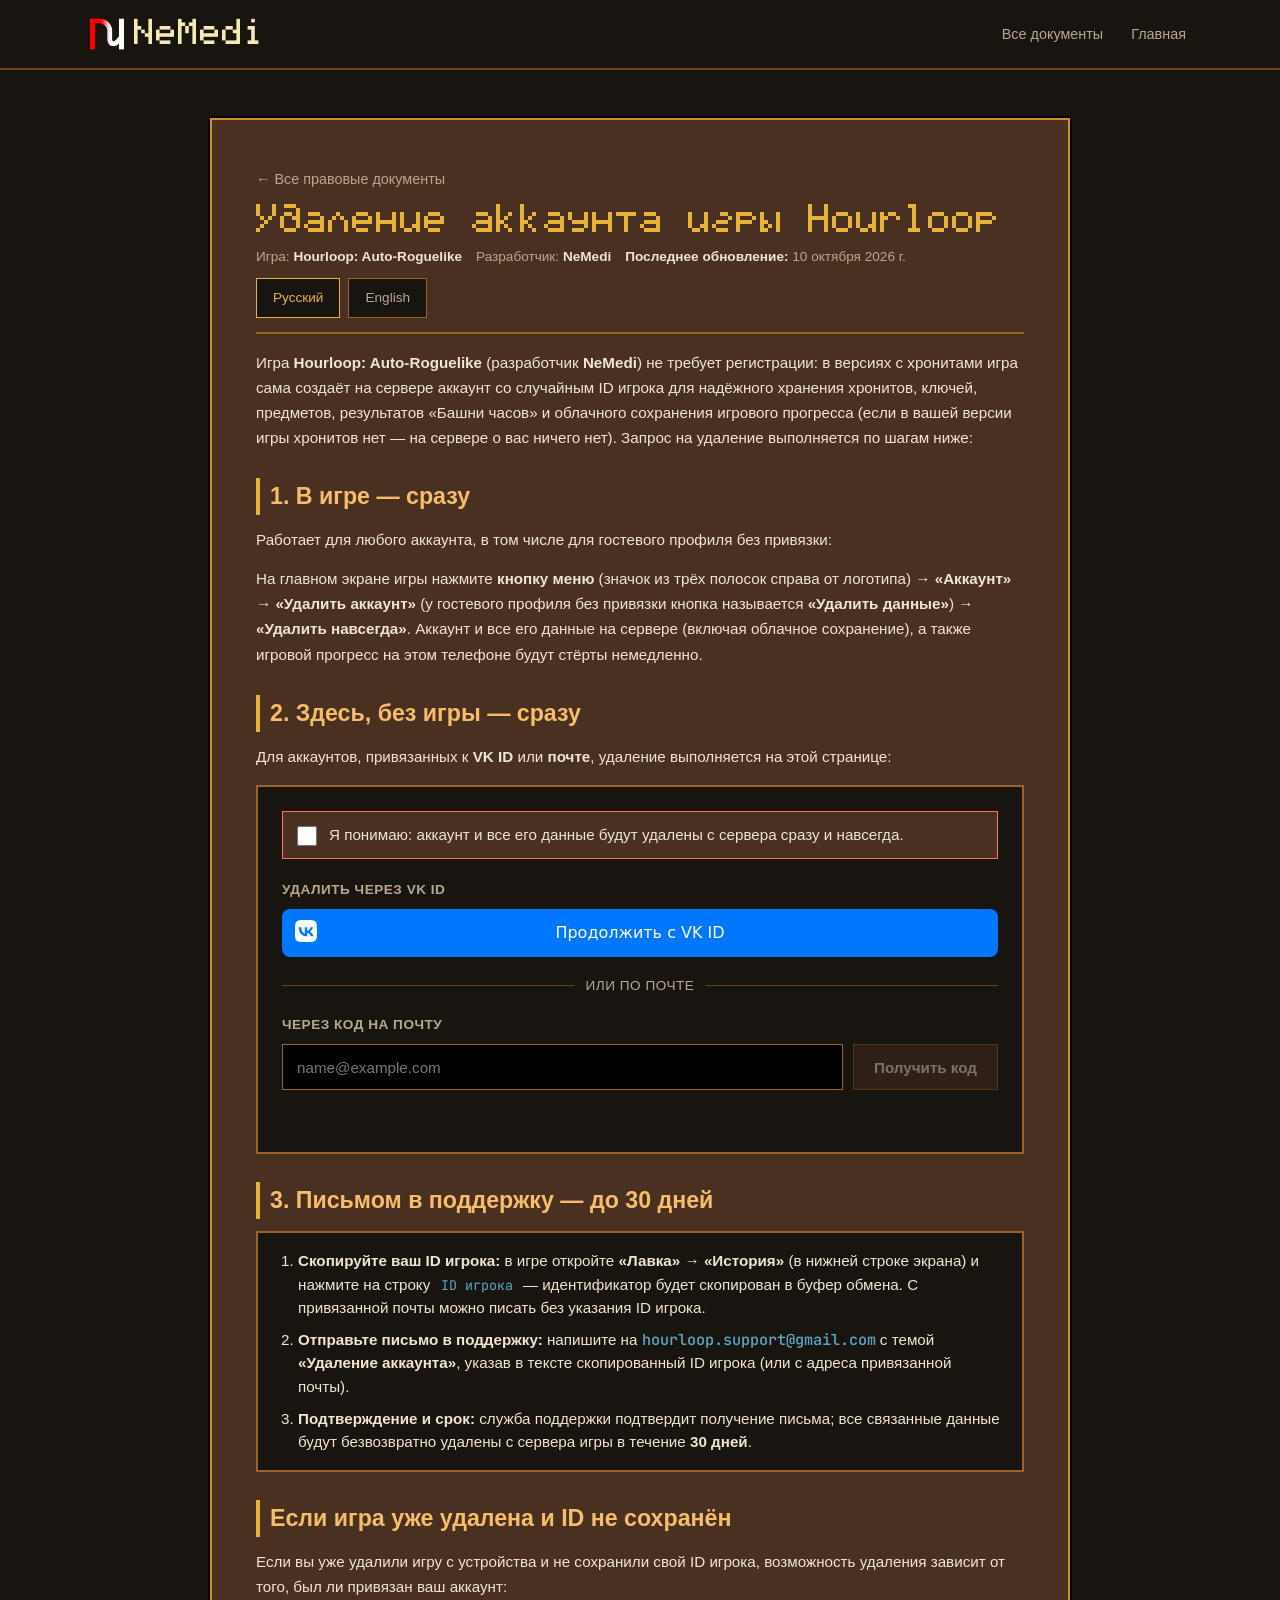
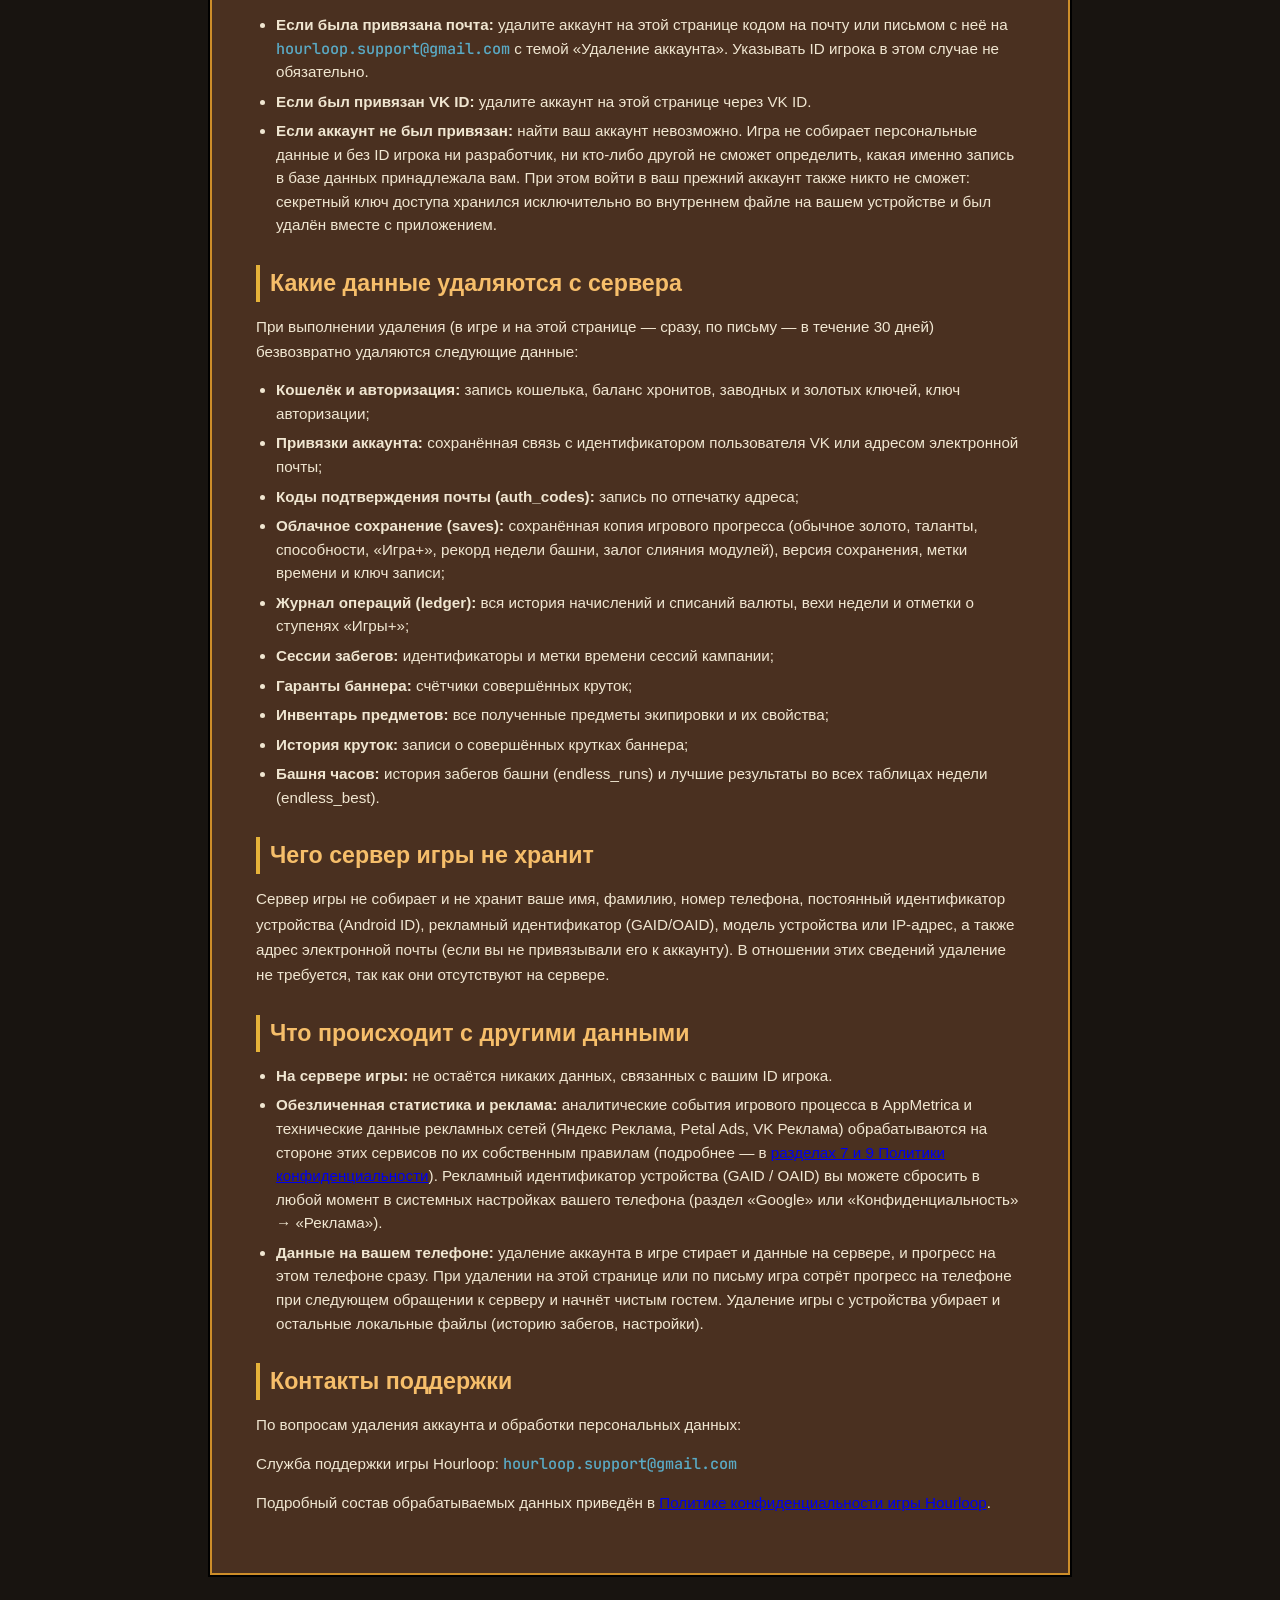
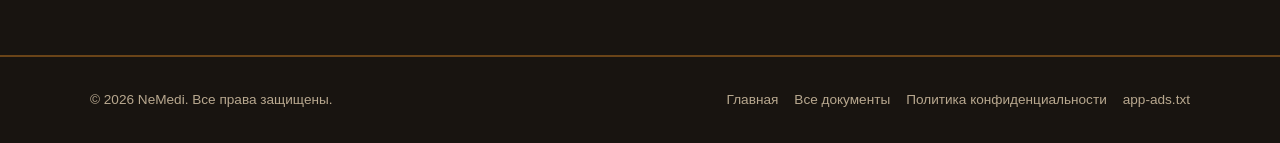
<file: hourloop/legal/delete-account-ru.html>
<!DOCTYPE html>
<html lang="ru">
<head>
  <meta charset="UTF-8">
  <meta name="viewport" content="width=device-width, initial-scale=1.0">
  <title>Удаление аккаунта Hourloop — NeMedi</title>
  <link rel="icon" type="image/png" href="../../assets/app_icon.png">
  <link rel="stylesheet" href="../../style.css">
  <link rel="stylesheet" href="../../brand.css">
  <link rel="stylesheet" href="../game.css">
  <script src="delete-account.js" defer></script>
</head>
<body>

  <header>
    <div class="container nav-wrap">
      <a href="../../index.html" class="brand">
        <img src="../../assets/nemedi_mark.png" alt="" class="brand-mark">
        <span class="brand-name">NeMedi</span>
      </a>
      <nav>
        <ul class="nav-links">
          <li><a href="index.html">Все документы</a></li>
          <li><a href="../../index.html">Главная</a></li>
        </ul>
      </nav>
    </div>
  </header>

  <div class="container">
    <div class="legal-wrapper">
      <a href="index.html" class="back-link" style="margin-bottom: 8px; min-height: 32px;">← Все правовые документы</a>
      
      <div class="legal-header" style="margin-bottom: 16px; padding-bottom: 14px;">
        <h1>Удаление аккаунта игры Hourloop</h1>
        <div class="legal-meta">
          <span>Игра: <strong>Hourloop: Auto-Roguelike</strong></span>
          <span>Разработчик: <strong>NeMedi</strong></span>
          <span><strong>Последнее обновление:</strong> 10 октября 2026 г.</span>
        </div>
        <div class="lang-switch" style="margin: 10px 0 0;">
          <a href="delete-account-ru.html" class="lang-btn active">Русский</a>
          <a href="delete-account-en.html" class="lang-btn">English</a>
        </div>
      </div>

      <div class="legal-body">
        <p style="margin-bottom: 12px;">Игра <strong>Hourloop: Auto-Roguelike</strong> (разработчик <strong>NeMedi</strong>) не требует регистрации: в версиях с хронитами игра сама создаёт на сервере аккаунт со случайным ID игрока для надёжного хранения хронитов, ключей, предметов, результатов «Башни часов» и облачного сохранения игрового прогресса (если в вашей версии игры хронитов нет — на сервере о вас ничего нет). Запрос на удаление выполняется по шагам ниже:</p>

        <h2>1. В игре — сразу</h2>
        <p>Работает для любого аккаунта, в том числе для гостевого профиля без привязки:</p>
        <p>На главном экране игры нажмите <strong>кнопку меню</strong> (значок из трёх полосок справа от логотипа) → <strong>«Аккаунт»</strong> → <strong>«Удалить аккаунт»</strong> (у гостевого профиля без привязки кнопка называется <strong>«Удалить данные»</strong>) → <strong>«Удалить навсегда»</strong>. Аккаунт и все его данные на сервере (включая облачное сохранение), а также игровой прогресс на этом телефоне будут стёрты немедленно.</p>

        <h2>2. Здесь, без игры — сразу</h2>
        <p>Для аккаунтов, привязанных к <strong>VK ID</strong> или <strong>почте</strong>, удаление выполняется на этой странице:</p>

        <noscript>
          <div class="hl-noscript">
            Для удаления здесь нужен JavaScript. Удалить аккаунт можно и в игре или письмом в поддержку — способы ниже.
          </div>
        </noscript>

        <div id="hl-delete-section" class="hl-delete-box">
          <div id="hl-form-box">
            <div class="hl-consent-wrap">
              <label class="hl-consent-label" for="hl-consent-check">
                <input type="checkbox" id="hl-consent-check" class="hl-checkbox">
                <span class="hl-consent-text">Я понимаю: аккаунт и все его данные будут удалены с сервера сразу и навсегда.</span>
              </label>
            </div>

            <div class="hl-method-group">
              <div class="hl-method-title">Удалить через VK ID</div>
              <button type="button" id="hl-vk-btn" class="VkIdWebSdk__button VkIdWebSdk__button_reset">
                <div class="VkIdWebSdk__button_container">
                  <div class="VkIdWebSdk__button_icon">
                    <svg width="28" height="28" viewBox="0 0 28 28" fill="none" xmlns="http://www.w3.org/2000/svg"><path fill-rule="evenodd" clip-rule="evenodd" d="M4.54648 4.54648C3 6.09295 3 8.58197 3 13.56V14.44C3 19.418 3 21.907 4.54648 23.4535C6.09295 25 8.58197 25 13.56 25H14.44C19.418 25 21.907 25 23.4535 23.4535C25 21.907 25 19.418 25 14.44V13.56C25 8.58197 25 6.09295 23.4535 4.54648C21.907 3 19.418 3 14.44 3H13.56C8.58197 3 6.09295 3 4.54648 4.54648ZM6.79999 10.15C6.91798 15.8728 9.92951 19.31 14.8932 19.31H15.1812V16.05C16.989 16.2332 18.3371 17.5682 18.8875 19.31H21.4939C20.7869 16.7044 18.9535 15.2604 17.8141 14.71C18.9526 14.0293 20.5641 12.3893 20.9436 10.15H18.5722C18.0747 11.971 16.5945 13.6233 15.1803 13.78V10.15H12.7711V16.5C11.305 16.1337 9.39237 14.3538 9.314 10.15H6.79999Z" fill="white"/></svg>
                  </div>
                  <div class="VkIdWebSdk__button_text">
                    Продолжить с VK ID
                  </div>
                </div>
              </button>
            </div>

            <div class="hl-divider">
              <span>или по почте</span>
            </div>

            <div class="hl-method-group">
              <div class="hl-method-title">Через код на почту</div>
              <div class="hl-field-row">
                <input type="email" id="hl-email-input" class="hl-input" placeholder="name@example.com" autocomplete="email">
                <button type="button" id="hl-email-code-btn" class="hl-btn hl-btn-secondary" disabled>Получить код</button>
              </div>

              <div id="hl-code-row" class="hl-code-row" style="display: none;">
                <div class="hl-field-row">
                  <input type="text" id="hl-code-input" class="hl-input hl-input-code" placeholder="000000" inputmode="numeric" maxlength="6" autocomplete="one-time-code">
                  <button type="button" id="hl-email-delete-btn" class="hl-btn hl-btn-danger" disabled>Удалить аккаунт</button>
                </div>
              </div>
            </div>

            <div id="hl-status" class="hl-status" aria-live="polite"></div>
          </div>

          <div id="hl-success-box" class="hl-success-box" style="display: none;">
            <div id="hl-success-text" class="hl-success-text"></div>
          </div>
        </div>

        <h2>3. Письмом в поддержку — до 30 дней</h2>
        <div class="hl-note-box">
          <ol style="margin: 0 0 0 20px; padding: 0;">
            <li style="margin-bottom: 8px;"><strong>Скопируйте ваш ID игрока:</strong> в игре откройте <strong>«Лавка»</strong> → <strong>«История»</strong> (в нижней строке экрана) и нажмите на строку <code>ID игрока</code> — идентификатор будет скопирован в буфер обмена. С привязанной почты можно писать без указания ID игрока.</li>
            <li style="margin-bottom: 8px;"><strong>Отправьте письмо в поддержку:</strong> напишите на <a href="mailto:hourloop.support@gmail.com" class="contact-email">hourloop.support@gmail.com</a> с темой <strong>«Удаление аккаунта»</strong>, указав в тексте скопированный ID игрока (или с адреса привязанной почты).</li>
            <li style="margin-bottom: 0;"><strong>Подтверждение и срок:</strong> служба поддержки подтвердит получение письма; все связанные данные будут безвозвратно удалены с сервера игры в течение <strong>30 дней</strong>.</li>
          </ol>
        </div>

        <h2>Если игра уже удалена и ID не сохранён</h2>
        <p>Если вы уже удалили игру с устройства и не сохранили свой ID игрока, возможность удаления зависит от того, был ли привязан ваш аккаунт:</p>
        <ul>
          <li><strong>Если была привязана почта:</strong> удалите аккаунт на этой странице кодом на почту или письмом с неё на <a href="mailto:hourloop.support@gmail.com" class="contact-email">hourloop.support@gmail.com</a> с темой «Удаление аккаунта». Указывать ID игрока в этом случае не обязательно.</li>
          <li><strong>Если был привязан VK ID:</strong> удалите аккаунт на этой странице через VK ID.</li>
          <li><strong>Если аккаунт не был привязан:</strong> найти ваш аккаунт невозможно. Игра не собирает персональные данные и без ID игрока ни разработчик, ни кто-либо другой не сможет определить, какая именно запись в базе данных принадлежала вам. При этом войти в ваш прежний аккаунт также никто не сможет: секретный ключ доступа хранился исключительно во внутреннем файле на вашем устройстве и был удалён вместе с приложением.</li>
        </ul>

        <h2>Какие данные удаляются с сервера</h2>
        <p>При выполнении удаления (в игре и на этой странице — сразу, по письму — в течение 30 дней) безвозвратно удаляются следующие данные:</p>
        <ul>
          <li><strong>Кошелёк и авторизация:</strong> запись кошелька, баланс хронитов, заводных и золотых ключей, ключ авторизации;</li>
          <li><strong>Привязки аккаунта:</strong> сохранённая связь с идентификатором пользователя VK или адресом электронной почты;</li>
          <li><strong>Коды подтверждения почты (auth_codes):</strong> запись по отпечатку адреса;</li>
          <li><strong>Облачное сохранение (saves):</strong> сохранённая копия игрового прогресса (обычное золото, таланты, способности, «Игра+», рекорд недели башни, залог слияния модулей), версия сохранения, метки времени и ключ записи;</li>
          <li><strong>Журнал операций (ledger):</strong> вся история начислений и списаний валюты, вехи недели и отметки о ступенях «Игры+»;</li>
          <li><strong>Сессии забегов:</strong> идентификаторы и метки времени сессий кампании;</li>
          <li><strong>Гаранты баннера:</strong> счётчики совершённых круток;</li>
          <li><strong>Инвентарь предметов:</strong> все полученные предметы экипировки и их свойства;</li>
          <li><strong>История круток:</strong> записи о совершённых крутках баннера;</li>
          <li><strong>Башня часов:</strong> история забегов башни (endless_runs) и лучшие результаты во всех таблицах недели (endless_best).</li>
        </ul>

        <h2>Чего сервер игры не хранит</h2>
        <p>Сервер игры не собирает и не хранит ваше имя, фамилию, номер телефона, постоянный идентификатор устройства (Android ID), рекламный идентификатор (GAID/OAID), модель устройства или IP-адрес, а также адрес электронной почты (если вы не привязывали его к аккаунту). В отношении этих сведений удаление не требуется, так как они отсутствуют на сервере.</p>

        <h2>Что происходит с другими данными</h2>
        <ul>
          <li><strong>На сервере игры:</strong> не остаётся никаких данных, связанных с вашим ID игрока.</li>
          <li><strong>Обезличенная статистика и реклама:</strong> аналитические события игрового процесса в AppMetrica и технические данные рекламных сетей (Яндекс Реклама, Petal Ads, VK Реклама) обрабатываются на стороне этих сервисов по их собственным правилам (подробнее — в <a href="privacy-ru.html#delete-server">разделах 7 и 9 Политики конфиденциальности</a>). Рекламный идентификатор устройства (GAID / OAID) вы можете сбросить в любой момент в системных настройках вашего телефона (раздел «Google» или «Конфиденциальность» → «Реклама»).</li>
          <li><strong>Данные на вашем телефоне:</strong> удаление аккаунта в игре стирает и данные на сервере, и прогресс на этом телефоне сразу. При удалении на этой странице или по письму игра сотрёт прогресс на телефоне при следующем обращении к серверу и начнёт чистым гостем. Удаление игры с устройства убирает и остальные локальные файлы (историю забегов, настройки).</li>
        </ul>

        <h2>Контакты поддержки</h2>
        <p>По вопросам удаления аккаунта и обработки персональных данных:</p>
        <p>Служба поддержки игры Hourloop: <a href="mailto:hourloop.support@gmail.com" class="contact-email">hourloop.support@gmail.com</a></p>
        <p>Подробный состав обрабатываемых данных приведён в <a href="privacy-ru.html#delete-server">Политике конфиденциальности игры Hourloop</a>.</p>
      </div>
    </div>
  </div>

  <footer>
    <div class="container footer-content">
      <div class="footer-copy">© 2026 NeMedi. Все права защищены.</div>
      <div class="footer-links">
        <a href="../../index.html">Главная</a>
        <a href="index.html">Все документы</a>
        <a href="privacy-ru.html">Политика конфиденциальности</a>
        <a href="../../app-ads.txt">app-ads.txt</a>
      </div>
    </div>
  </footer>

</body>
</html>
</file>
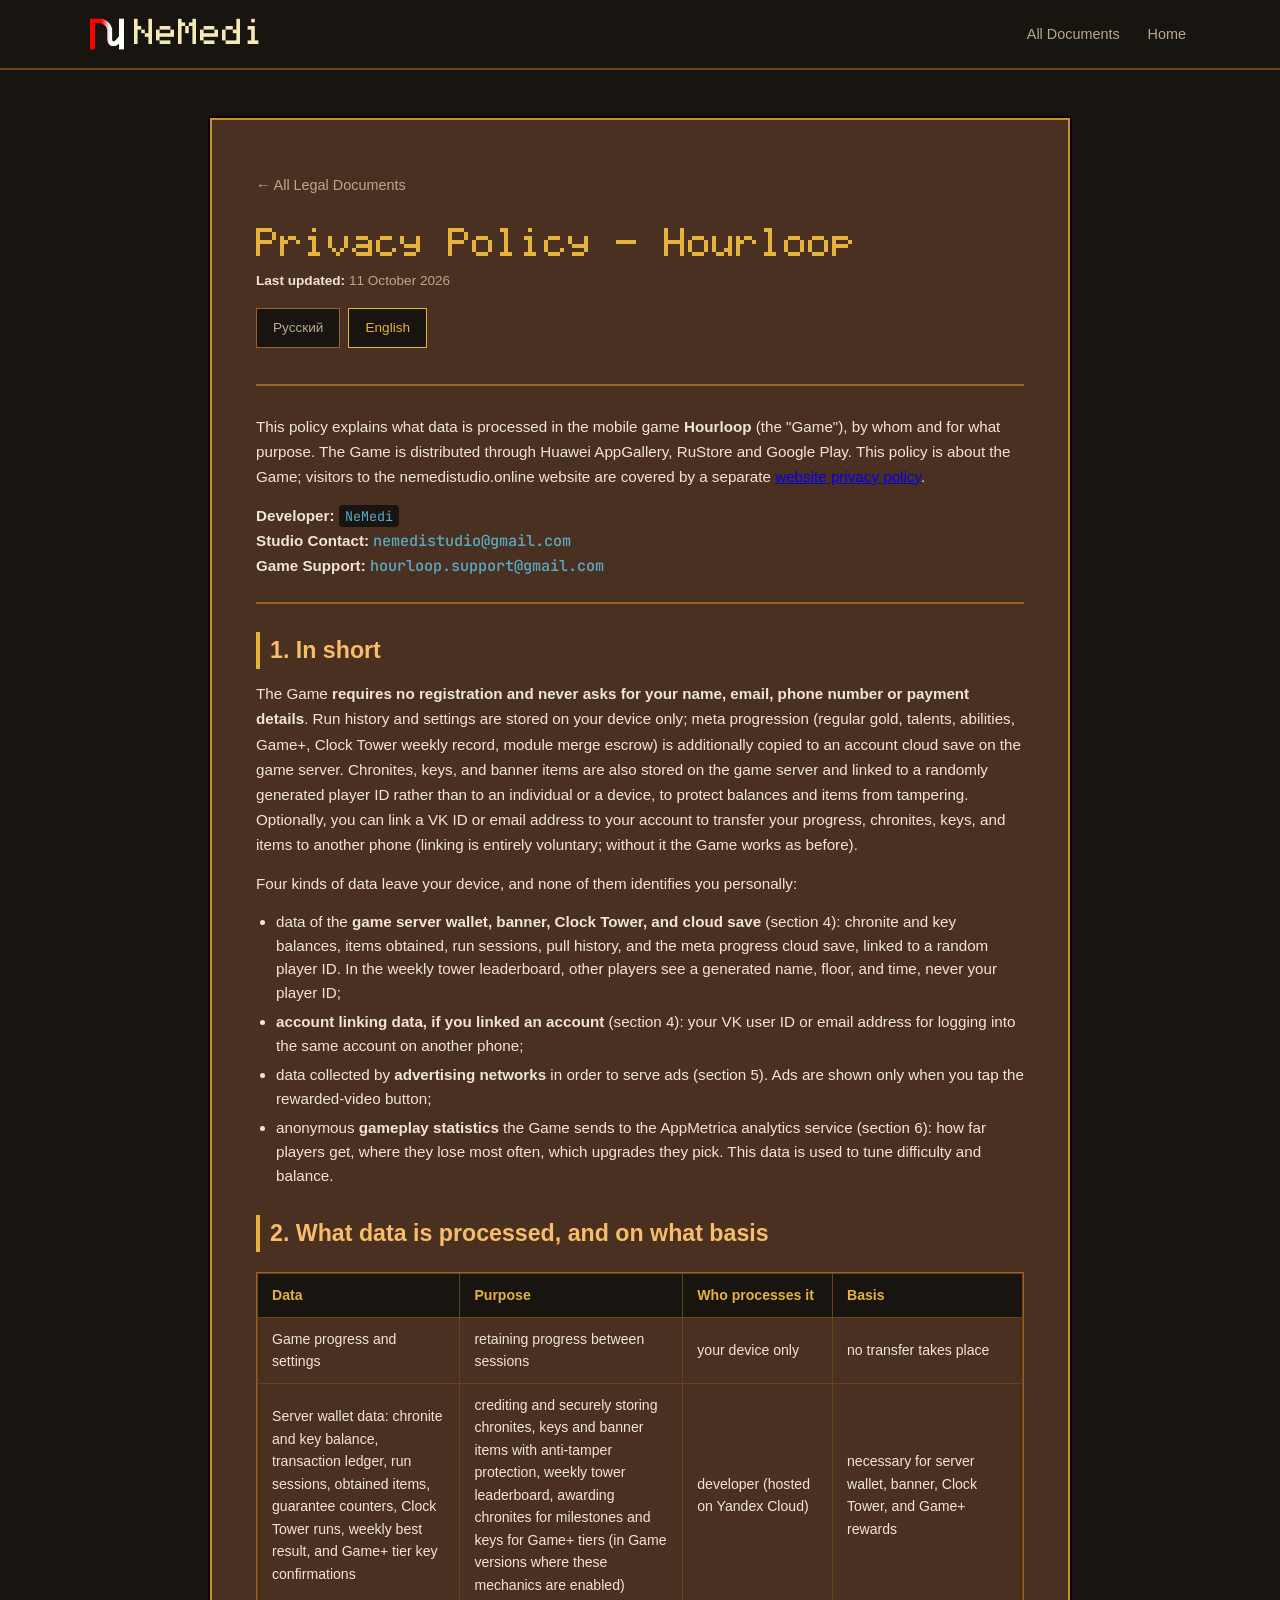
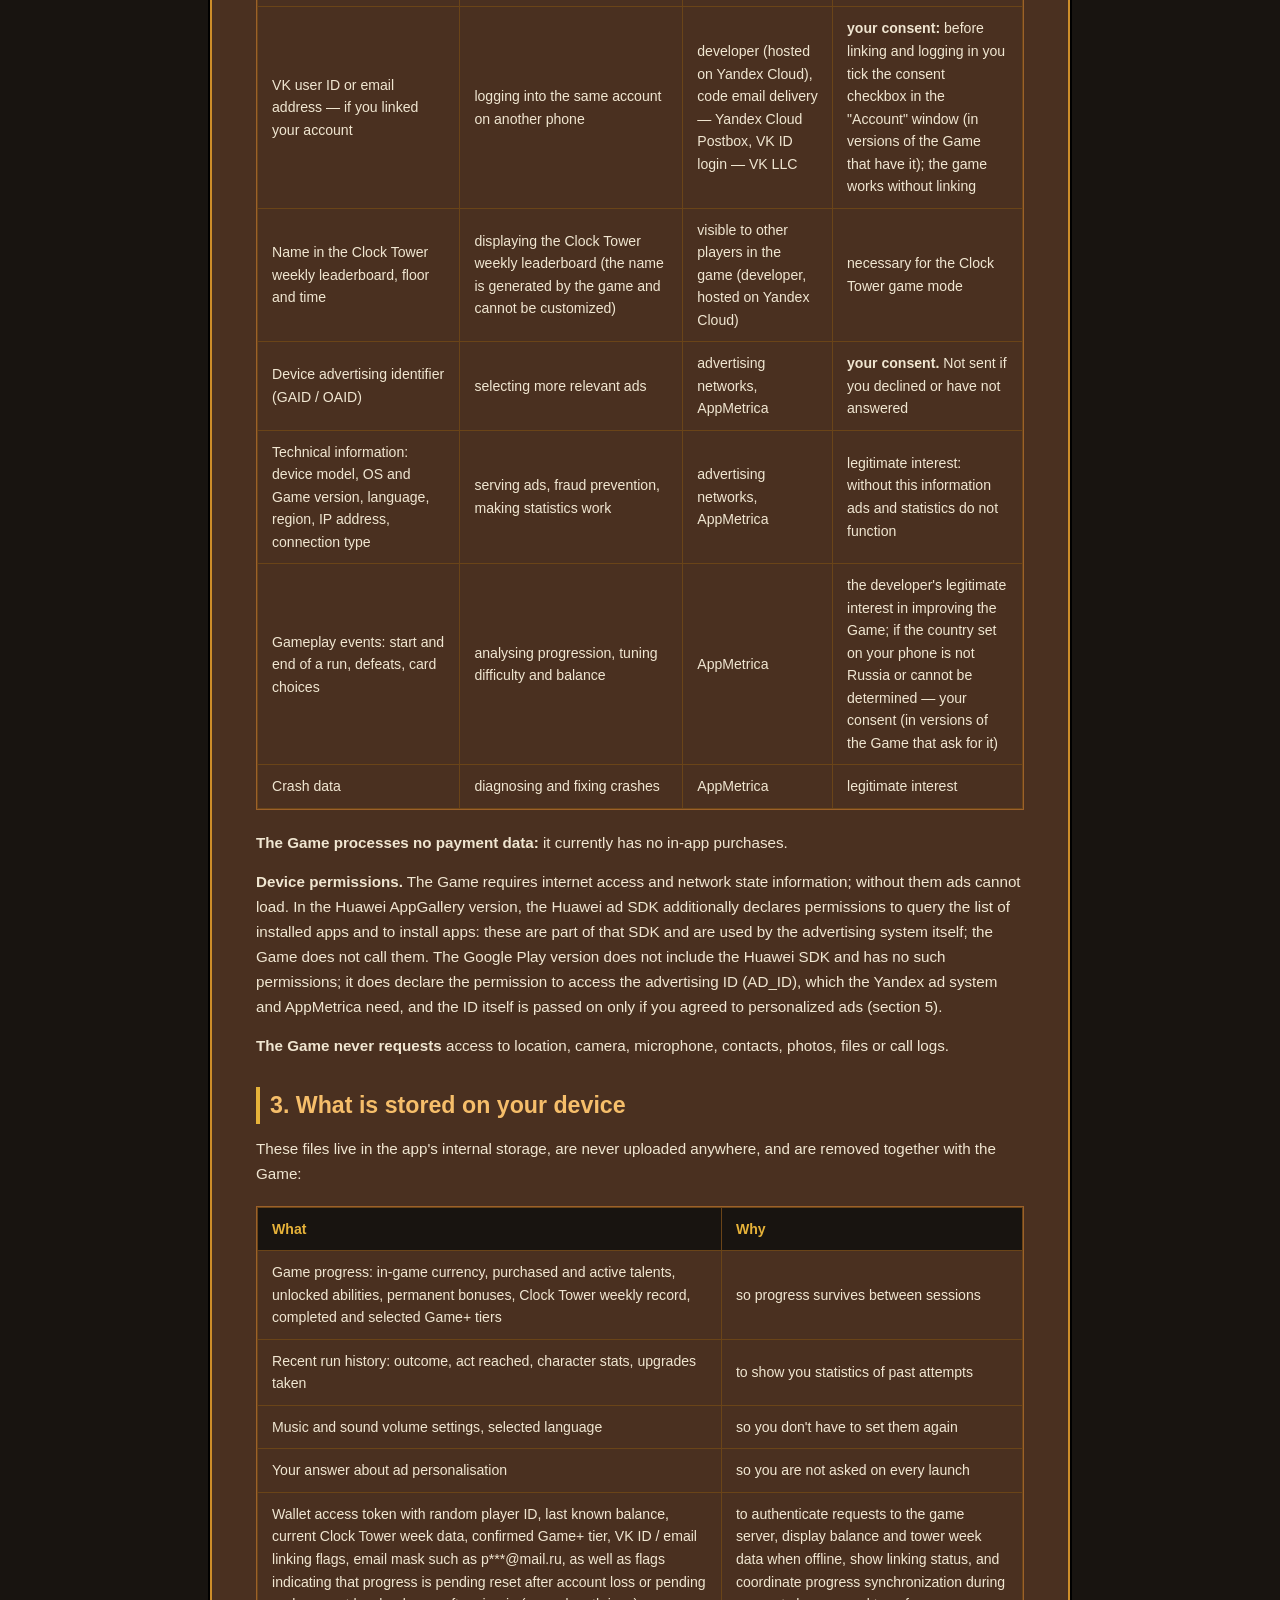
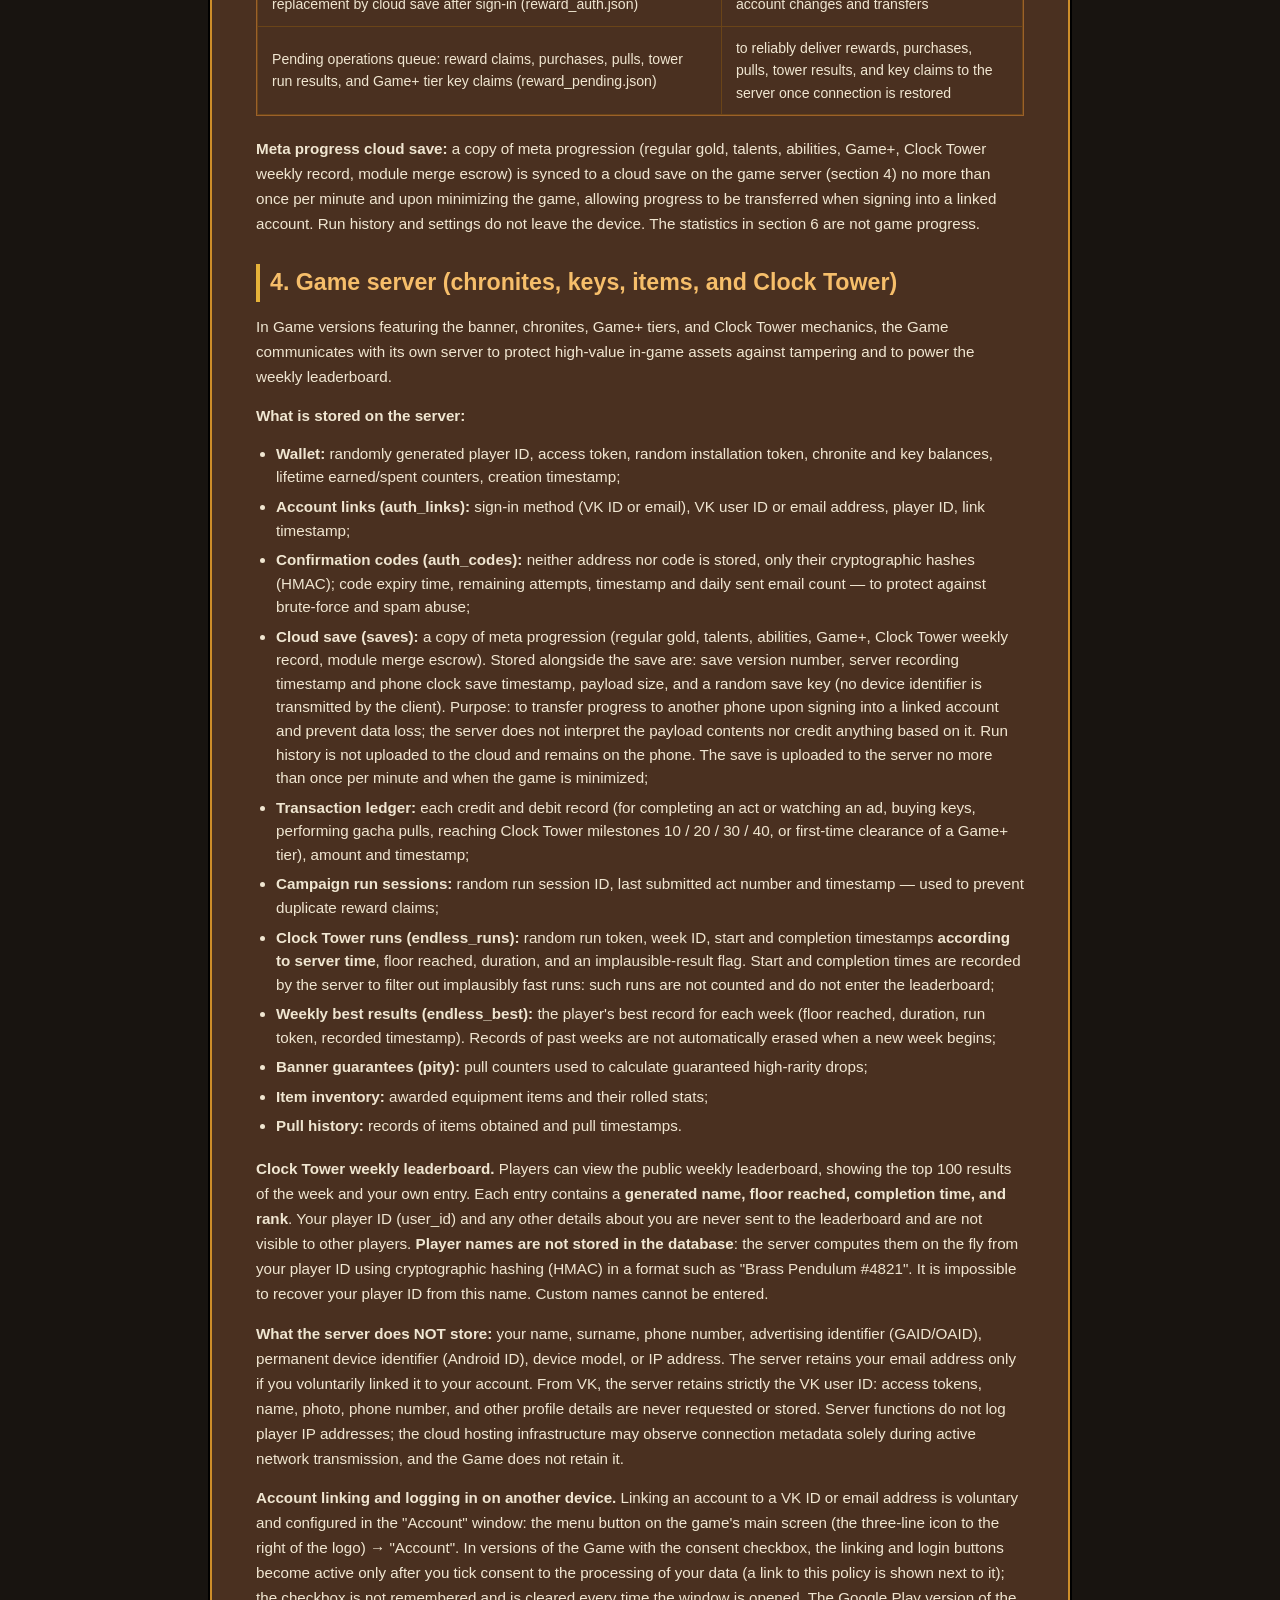
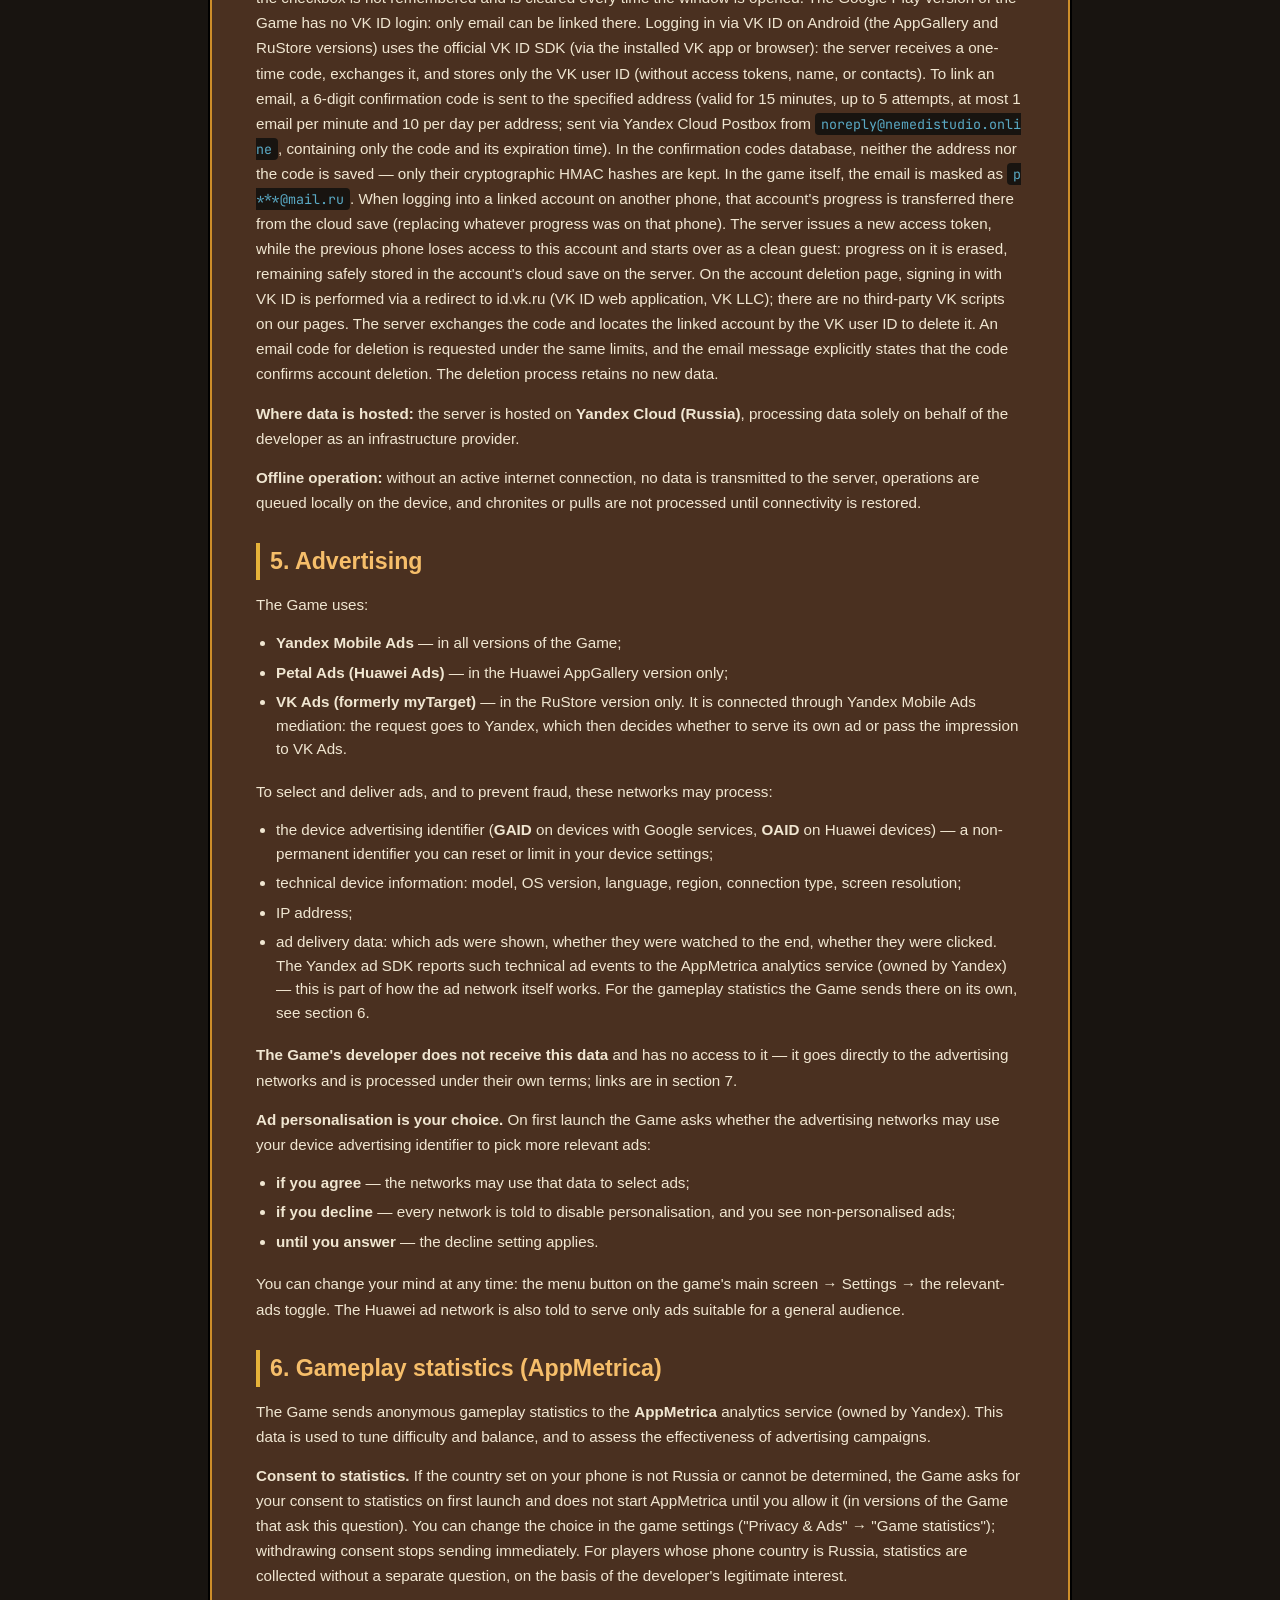
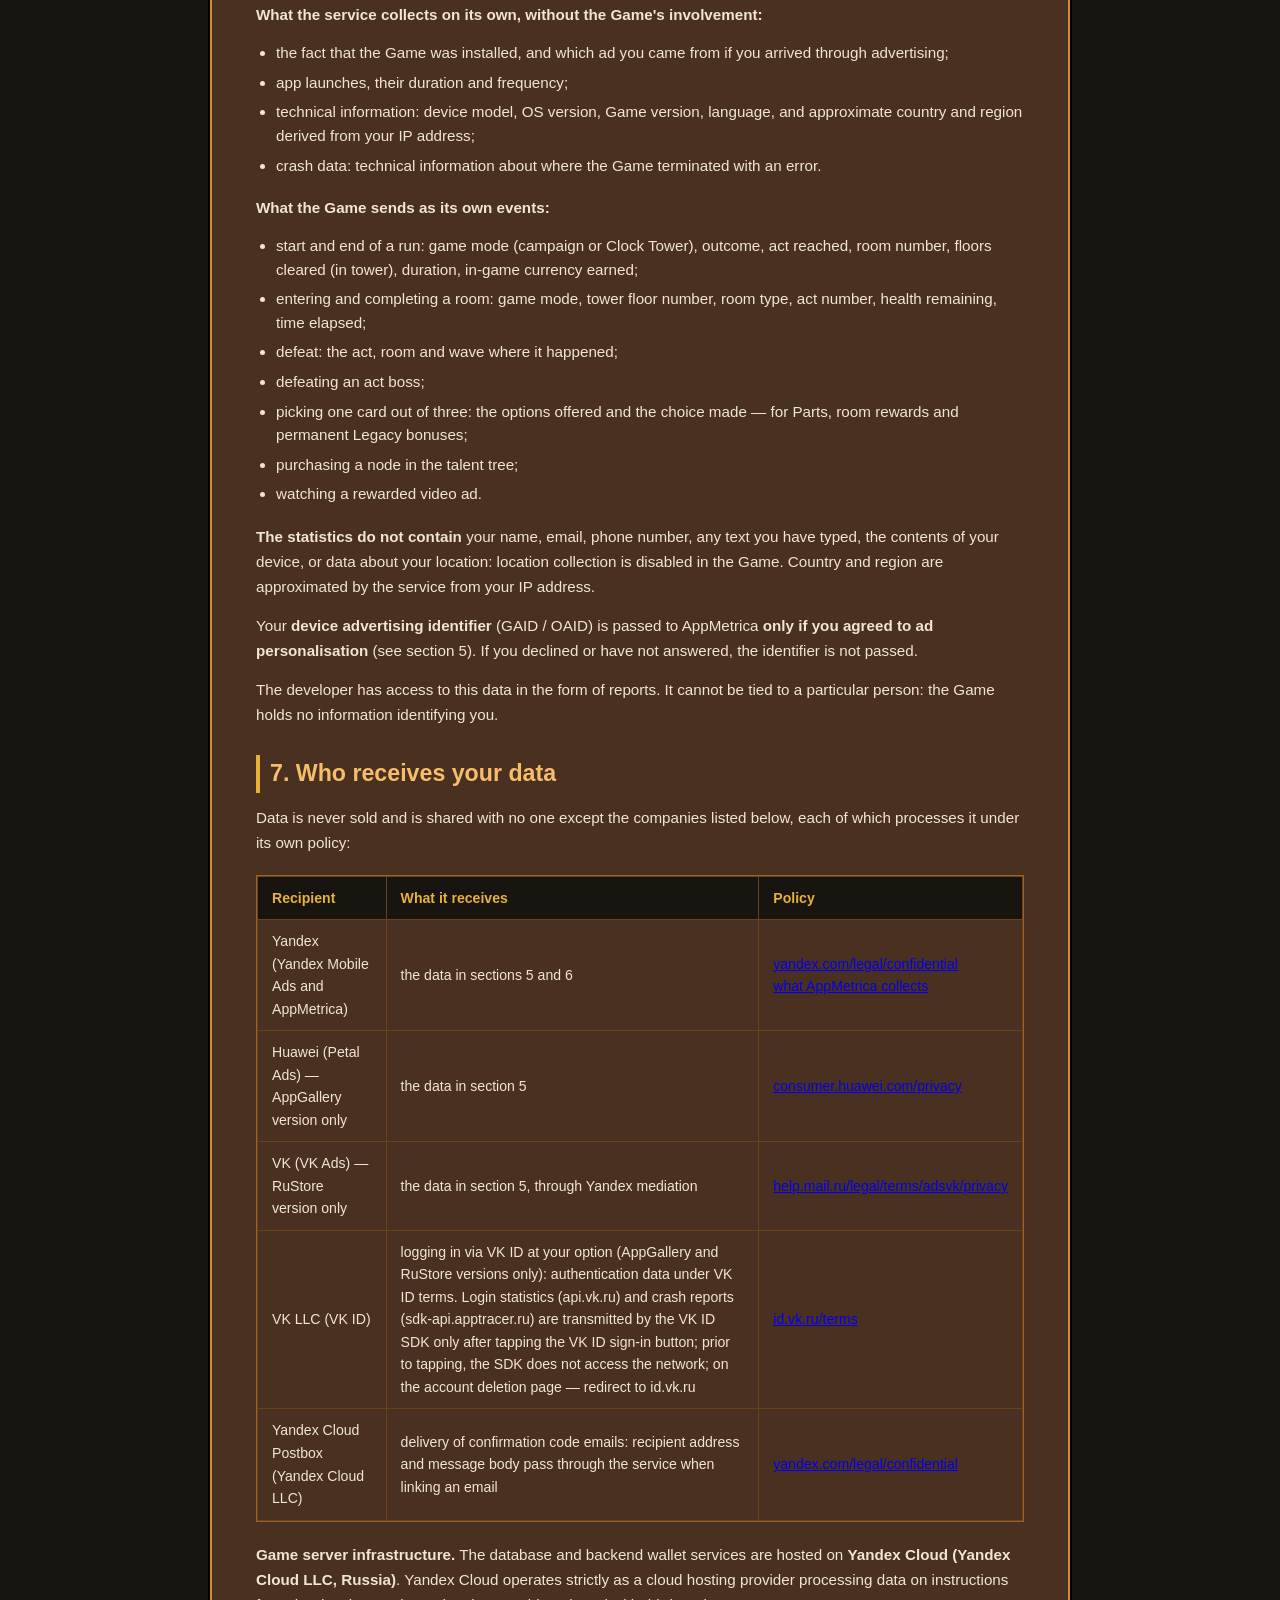
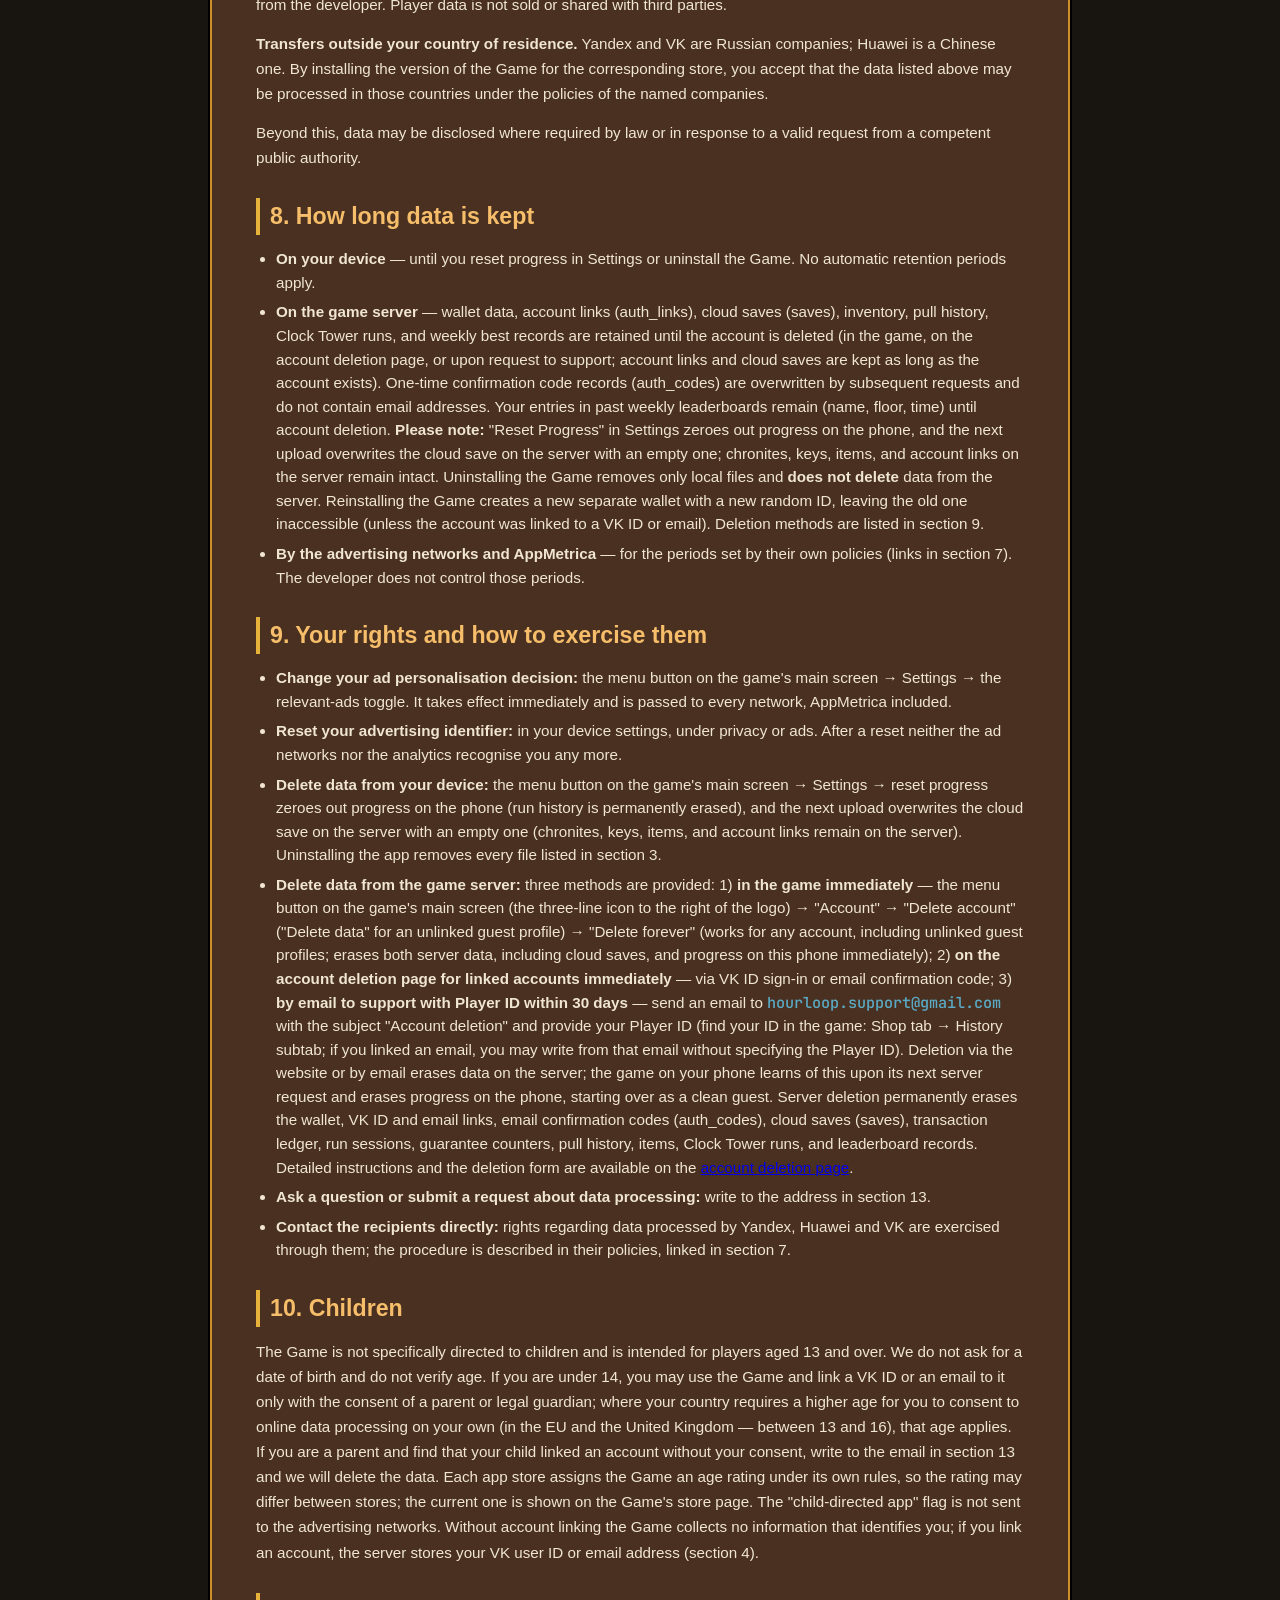
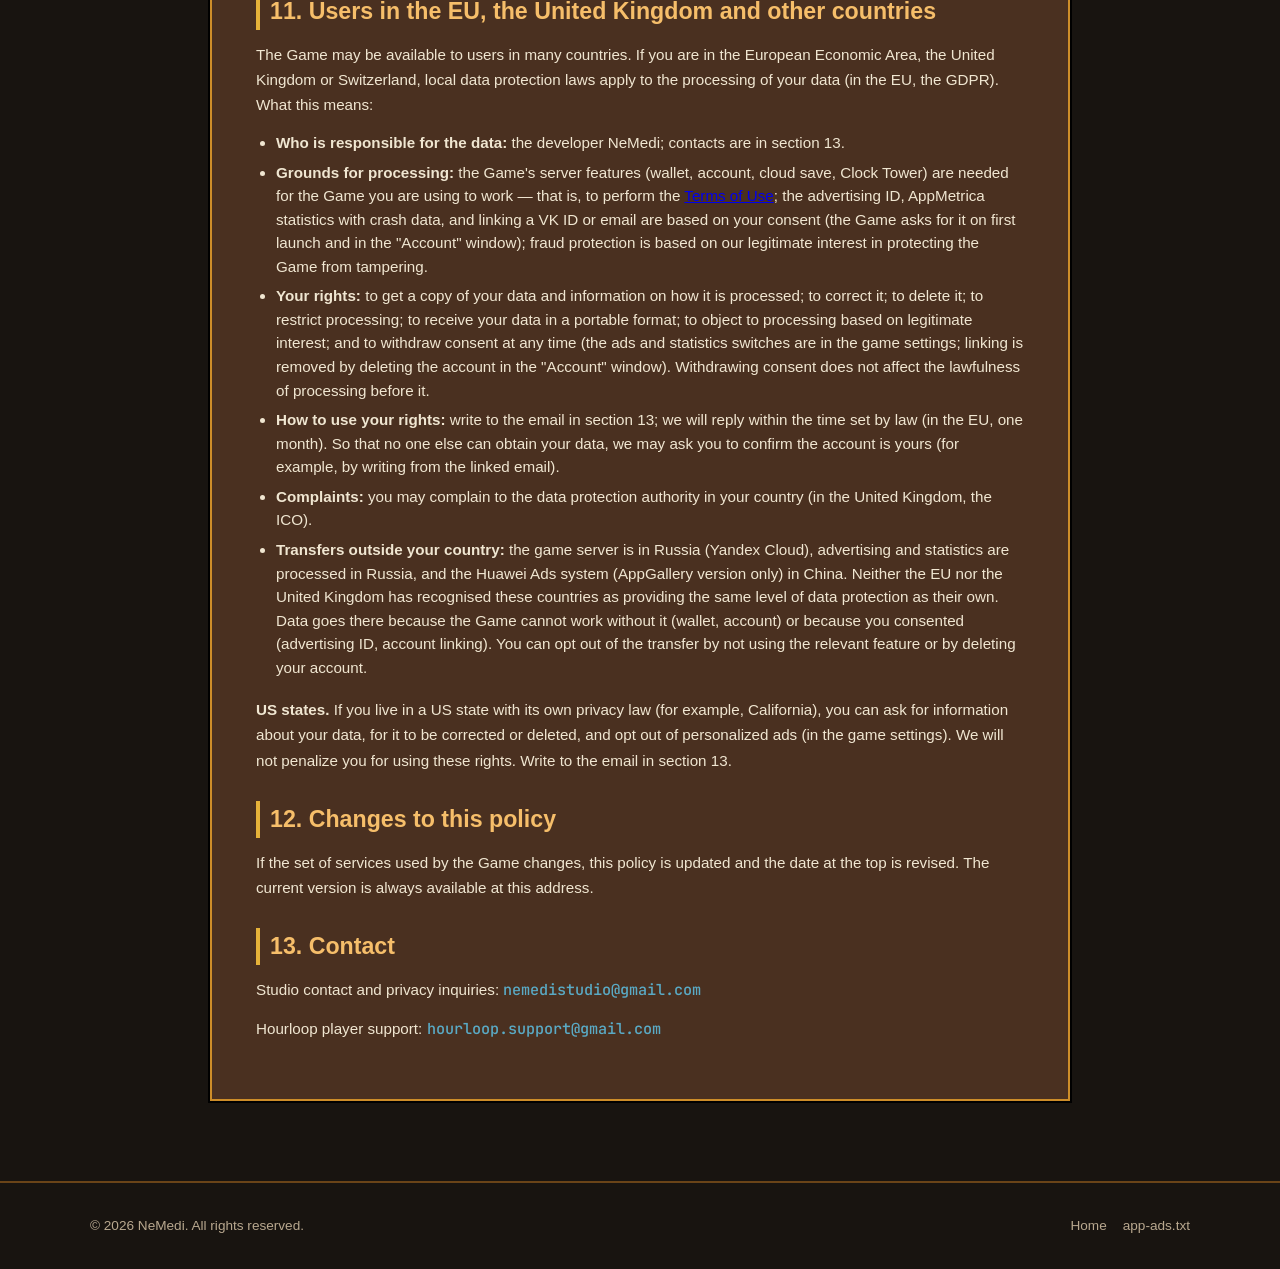
<file: hourloop/legal/privacy-en.html>
<!DOCTYPE html>
<html lang="en">
<head>
  <meta charset="UTF-8">
  <meta name="viewport" content="width=device-width, initial-scale=1.0">
  <title>Privacy Policy — Hourloop by NeMedi</title>
  <link rel="icon" type="image/png" href="../../assets/app_icon.png">
  <link rel="stylesheet" href="../../style.css">
  <link rel="stylesheet" href="../../brand.css">
  <link rel="stylesheet" href="../game.css">
</head>
<body>

  <header>
    <div class="container nav-wrap">
      <a href="../../index.html" class="brand">
        <img src="../../assets/nemedi_mark.png" alt="" class="brand-mark">
        <span class="brand-name">NeMedi</span>
      </a>
      <nav>
        <ul class="nav-links">
          <li><a href="index.html">All Documents</a></li>
          <li><a href="../../index.html">Home</a></li>
        </ul>
      </nav>
    </div>
  </header>

  <div class="container">
    <div class="legal-wrapper">
      <a href="index.html" class="back-link">← All Legal Documents</a>
      
      <div class="legal-header">
        <h1>Privacy Policy — Hourloop</h1>
        <div class="legal-meta">
          <span><strong>Last updated:</strong> 11 October 2026</span>
        </div>
        <div class="lang-switch">
          <a href="privacy-ru.html" class="lang-btn">Русский</a>
          <a href="privacy-en.html" class="lang-btn active">English</a>
        </div>
      </div>

      <div class="legal-body">
        <p>This policy explains what data is processed in the mobile game <strong>Hourloop</strong> (the "Game"), by whom and for what purpose. The Game is distributed through Huawei AppGallery, RuStore and Google Play. This policy is about the Game; visitors to the nemedistudio.online website are covered by a separate <a href="privacy-site-en.html">website privacy policy</a>.</p>
        <p><strong>Developer:</strong> <code>NeMedi</code><br>
        <strong>Studio Contact:</strong> <a href="mailto:nemedistudio@gmail.com" class="contact-email">nemedistudio@gmail.com</a><br>
        <strong>Game Support:</strong> <a href="mailto:hourloop.support@gmail.com" class="contact-email">hourloop.support@gmail.com</a></p>

        <hr class="hl-rule">

        <h2>1. In short</h2>
        <p>The Game <strong>requires no registration and never asks for your name, email, phone number or payment details</strong>. Run history and settings are stored on your device only; meta progression (regular gold, talents, abilities, Game+, Clock Tower weekly record, module merge escrow) is additionally copied to an account cloud save on the game server. Chronites, keys, and banner items are also stored on the game server and linked to a randomly generated player ID rather than to an individual or a device, to protect balances and items from tampering. Optionally, you can link a VK ID or email address to your account to transfer your progress, chronites, keys, and items to another phone (linking is entirely voluntary; without it the Game works as before).</p>
        <p>Four kinds of data leave your device, and none of them identifies you personally:</p>
        <ul>
          <li>data of the <strong>game server wallet, banner, Clock Tower, and cloud save</strong> (section 4): chronite and key balances, items obtained, run sessions, pull history, and the meta progress cloud save, linked to a random player ID. In the weekly tower leaderboard, other players see a generated name, floor, and time, never your player ID;</li>
          <li><strong>account linking data, if you linked an account</strong> (section 4): your VK user ID or email address for logging into the same account on another phone;</li>
          <li>data collected by <strong>advertising networks</strong> in order to serve ads (section 5). Ads are shown only when you tap the rewarded-video button;</li>
          <li>anonymous <strong>gameplay statistics</strong> the Game sends to the AppMetrica analytics service (section 6): how far players get, where they lose most often, which upgrades they pick. This data is used to tune difficulty and balance.</li>
        </ul>

        <h2>2. What data is processed, and on what basis</h2>

        <div class="table-responsive">
        <table>
          <thead>
            <tr>
              <th>Data</th>
              <th>Purpose</th>
              <th>Who processes it</th>
              <th>Basis</th>
            </tr>
          </thead>
          <tbody>
            <tr>
              <td>Game progress and settings</td>
              <td>retaining progress between sessions</td>
              <td>your device only</td>
              <td>no transfer takes place</td>
            </tr>
            <tr>
              <td>Server wallet data: chronite and key balance, transaction ledger, run sessions, obtained items, guarantee counters, Clock Tower runs, weekly best result, and Game+ tier key confirmations</td>
              <td>crediting and securely storing chronites, keys and banner items with anti-tamper protection, weekly tower leaderboard, awarding chronites for milestones and keys for Game+ tiers (in Game versions where these mechanics are enabled)</td>
              <td>developer (hosted on Yandex Cloud)</td>
              <td>necessary for server wallet, banner, Clock Tower, and Game+ rewards</td>
            </tr>
            <tr>
              <td>VK user ID or email address — if you linked your account</td>
              <td>logging into the same account on another phone</td>
              <td>developer (hosted on Yandex Cloud), code email delivery — Yandex Cloud Postbox, VK ID login — VK LLC</td>
              <td><strong>your consent:</strong> before linking and logging in you tick the consent checkbox in the "Account" window (in versions of the Game that have it); the game works without linking</td>
            </tr>
            <tr>
              <td>Name in the Clock Tower weekly leaderboard, floor and time</td>
              <td>displaying the Clock Tower weekly leaderboard (the name is generated by the game and cannot be customized)</td>
              <td>visible to other players in the game (developer, hosted on Yandex Cloud)</td>
              <td>necessary for the Clock Tower game mode</td>
            </tr>
            <tr>
              <td>Device advertising identifier (GAID / OAID)</td>
              <td>selecting more relevant ads</td>
              <td>advertising networks, AppMetrica</td>
              <td><strong>your consent.</strong> Not sent if you declined or have not answered</td>
            </tr>
            <tr>
              <td>Technical information: device model, OS and Game version, language, region, IP address, connection type</td>
              <td>serving ads, fraud prevention, making statistics work</td>
              <td>advertising networks, AppMetrica</td>
              <td>legitimate interest: without this information ads and statistics do not function</td>
            </tr>
            <tr>
              <td>Gameplay events: start and end of a run, defeats, card choices</td>
              <td>analysing progression, tuning difficulty and balance</td>
              <td>AppMetrica</td>
              <td>the developer's legitimate interest in improving the Game; if the country set on your phone is not Russia or cannot be determined — your consent (in versions of the Game that ask for it)</td>
            </tr>
            <tr>
              <td>Crash data</td>
              <td>diagnosing and fixing crashes</td>
              <td>AppMetrica</td>
              <td>legitimate interest</td>
            </tr>
          </tbody>
        </table>
        </div>

        <p><strong>The Game processes no payment data:</strong> it currently has no in-app purchases.</p>

        <p><strong>Device permissions.</strong> The Game requires internet access and network state information; without them ads cannot load. In the Huawei AppGallery version, the Huawei ad SDK additionally declares permissions to query the list of installed apps and to install apps: these are part of that SDK and are used by the advertising system itself; the Game does not call them. The Google Play version does not include the Huawei SDK and has no such permissions; it does declare the permission to access the advertising ID (AD_ID), which the Yandex ad system and AppMetrica need, and the ID itself is passed on only if you agreed to personalized ads (section 5).</p>

        <p><strong>The Game never requests</strong> access to location, camera, microphone, contacts, photos, files or call logs.</p>

        <h2>3. What is stored on your device</h2>
        <p>These files live in the app's internal storage, are never uploaded anywhere, and are removed together with the Game:</p>

        <div class="table-responsive">
        <table>
          <thead>
            <tr>
              <th>What</th>
              <th>Why</th>
            </tr>
          </thead>
          <tbody>
            <tr>
              <td>Game progress: in-game currency, purchased and active talents, unlocked abilities, permanent bonuses, Clock Tower weekly record, completed and selected Game+ tiers</td>
              <td>so progress survives between sessions</td>
            </tr>
            <tr>
              <td>Recent run history: outcome, act reached, character stats, upgrades taken</td>
              <td>to show you statistics of past attempts</td>
            </tr>
            <tr>
              <td>Music and sound volume settings, selected language</td>
              <td>so you don't have to set them again</td>
            </tr>
            <tr>
              <td>Your answer about ad personalisation</td>
              <td>so you are not asked on every launch</td>
            </tr>
            <tr>
              <td>Wallet access token with random player ID, last known balance, current Clock Tower week data, confirmed Game+ tier, VK ID / email linking flags, email mask such as p***@mail.ru, as well as flags indicating that progress is pending reset after account loss or pending replacement by cloud save after sign-in (reward_auth.json)</td>
              <td>to authenticate requests to the game server, display balance and tower week data when offline, show linking status, and coordinate progress synchronization during account changes and transfers</td>
            </tr>
            <tr>
              <td>Pending operations queue: reward claims, purchases, pulls, tower run results, and Game+ tier key claims (reward_pending.json)</td>
              <td>to reliably deliver rewards, purchases, pulls, tower results, and key claims to the server once connection is restored</td>
            </tr>
          </tbody>
        </table>
        </div>

        <p><strong>Meta progress cloud save:</strong> a copy of meta progression (regular gold, talents, abilities, Game+, Clock Tower weekly record, module merge escrow) is synced to a cloud save on the game server (section 4) no more than once per minute and upon minimizing the game, allowing progress to be transferred when signing into a linked account. Run history and settings do not leave the device. The statistics in section 6 are not game progress.</p>

        <h2>4. Game server (chronites, keys, items, and Clock Tower)</h2>
        <p>In Game versions featuring the banner, chronites, Game+ tiers, and Clock Tower mechanics, the Game communicates with its own server to protect high-value in-game assets against tampering and to power the weekly leaderboard.</p>

        <p><strong>What is stored on the server:</strong></p>
        <ul>
          <li><strong>Wallet:</strong> randomly generated player ID, access token, random installation token, chronite and key balances, lifetime earned/spent counters, creation timestamp;</li>
          <li><strong>Account links (auth_links):</strong> sign-in method (VK ID or email), VK user ID or email address, player ID, link timestamp;</li>
          <li><strong>Confirmation codes (auth_codes):</strong> neither address nor code is stored, only their cryptographic hashes (HMAC); code expiry time, remaining attempts, timestamp and daily sent email count — to protect against brute-force and spam abuse;</li>
          <li><strong>Cloud save (saves):</strong> a copy of meta progression (regular gold, talents, abilities, Game+, Clock Tower weekly record, module merge escrow). Stored alongside the save are: save version number, server recording timestamp and phone clock save timestamp, payload size, and a random save key (no device identifier is transmitted by the client). Purpose: to transfer progress to another phone upon signing into a linked account and prevent data loss; the server does not interpret the payload contents nor credit anything based on it. Run history is not uploaded to the cloud and remains on the phone. The save is uploaded to the server no more than once per minute and when the game is minimized;</li>
          <li><strong>Transaction ledger:</strong> each credit and debit record (for completing an act or watching an ad, buying keys, performing gacha pulls, reaching Clock Tower milestones 10 / 20 / 30 / 40, or first-time clearance of a Game+ tier), amount and timestamp;</li>
          <li><strong>Campaign run sessions:</strong> random run session ID, last submitted act number and timestamp — used to prevent duplicate reward claims;</li>
          <li><strong>Clock Tower runs (endless_runs):</strong> random run token, week ID, start and completion timestamps <strong>according to server time</strong>, floor reached, duration, and an implausible-result flag. Start and completion times are recorded by the server to filter out implausibly fast runs: such runs are not counted and do not enter the leaderboard;</li>
          <li><strong>Weekly best results (endless_best):</strong> the player's best record for each week (floor reached, duration, run token, recorded timestamp). Records of past weeks are not automatically erased when a new week begins;</li>
          <li><strong>Banner guarantees (pity):</strong> pull counters used to calculate guaranteed high-rarity drops;</li>
          <li><strong>Item inventory:</strong> awarded equipment items and their rolled stats;</li>
          <li><strong>Pull history:</strong> records of items obtained and pull timestamps.</li>
        </ul>

        <p><strong>Clock Tower weekly leaderboard.</strong> Players can view the public weekly leaderboard, showing the top 100 results of the week and your own entry. Each entry contains a <strong>generated name, floor reached, completion time, and rank</strong>. Your player ID (user_id) and any other details about you are never sent to the leaderboard and are not visible to other players. <strong>Player names are not stored in the database</strong>: the server computes them on the fly from your player ID using cryptographic hashing (HMAC) in a format such as "Brass Pendulum #4821". It is impossible to recover your player ID from this name. Custom names cannot be entered.</p>

        <p><strong>What the server does NOT store:</strong> your name, surname, phone number, advertising identifier (GAID/OAID), permanent device identifier (Android ID), device model, or IP address. The server retains your email address only if you voluntarily linked it to your account. From VK, the server retains strictly the VK user ID: access tokens, name, photo, phone number, and other profile details are never requested or stored. Server functions do not log player IP addresses; the cloud hosting infrastructure may observe connection metadata solely during active network transmission, and the Game does not retain it.</p>

        <p><strong>Account linking and logging in on another device.</strong> Linking an account to a VK ID or email address is voluntary and configured in the "Account" window: the menu button on the game's main screen (the three-line icon to the right of the logo) → "Account". In versions of the Game with the consent checkbox, the linking and login buttons become active only after you tick consent to the processing of your data (a link to this policy is shown next to it); the checkbox is not remembered and is cleared every time the window is opened. The Google Play version of the Game has no VK ID login: only email can be linked there. Logging in via VK ID on Android (the AppGallery and RuStore versions) uses the official VK ID SDK (via the installed VK app or browser): the server receives a one-time code, exchanges it, and stores only the VK user ID (without access tokens, name, or contacts). To link an email, a 6-digit confirmation code is sent to the specified address (valid for 15 minutes, up to 5 attempts, at most 1 email per minute and 10 per day per address; sent via Yandex Cloud Postbox from <code>noreply@nemedistudio.online</code>, containing only the code and its expiration time). In the confirmation codes database, neither the address nor the code is saved — only their cryptographic HMAC hashes are kept. In the game itself, the email is masked as <code>p***@mail.ru</code>. When logging into a linked account on another phone, that account's progress is transferred there from the cloud save (replacing whatever progress was on that phone). The server issues a new access token, while the previous phone loses access to this account and starts over as a clean guest: progress on it is erased, remaining safely stored in the account's cloud save on the server. On the account deletion page, signing in with VK ID is performed via a redirect to id.vk.ru (VK ID web application, VK LLC); there are no third-party VK scripts on our pages. The server exchanges the code and locates the linked account by the VK user ID to delete it. An email code for deletion is requested under the same limits, and the email message explicitly states that the code confirms account deletion. The deletion process retains no new data.</p>

        <p><strong>Where data is hosted:</strong> the server is hosted on <strong>Yandex Cloud (Russia)</strong>, processing data solely on behalf of the developer as an infrastructure provider.</p>

        <p><strong>Offline operation:</strong> without an active internet connection, no data is transmitted to the server, operations are queued locally on the device, and chronites or pulls are not processed until connectivity is restored.</p>

        <h2>5. Advertising</h2>
        <p>The Game uses:</p>
        <ul>
          <li><strong>Yandex Mobile Ads</strong> — in all versions of the Game;</li>
          <li><strong>Petal Ads (Huawei Ads)</strong> — in the Huawei AppGallery version only;</li>
          <li><strong>VK Ads (formerly myTarget)</strong> — in the RuStore version only. It is connected through Yandex Mobile Ads mediation: the request goes to Yandex, which then decides whether to serve its own ad or pass the impression to VK Ads.</li>
        </ul>

        <p>To select and deliver ads, and to prevent fraud, these networks may process:</p>
        <ul>
          <li>the device advertising identifier (<strong>GAID</strong> on devices with Google services, <strong>OAID</strong> on Huawei devices) — a non-permanent identifier you can reset or limit in your device settings;</li>
          <li>technical device information: model, OS version, language, region, connection type, screen resolution;</li>
          <li>IP address;</li>
          <li>ad delivery data: which ads were shown, whether they were watched to the end, whether they were clicked. The Yandex ad SDK reports such technical ad events to the AppMetrica analytics service (owned by Yandex) — this is part of how the ad network itself works. For the gameplay statistics the Game sends there on its own, see section 6.</li>
        </ul>

        <p><strong>The Game's developer does not receive this data</strong> and has no access to it — it goes directly to the advertising networks and is processed under their own terms; links are in section 7.</p>

        <p><strong>Ad personalisation is your choice.</strong> On first launch the Game asks whether the advertising networks may use your device advertising identifier to pick more relevant ads:</p>
        <ul>
          <li><strong>if you agree</strong> — the networks may use that data to select ads;</li>
          <li><strong>if you decline</strong> — every network is told to disable personalisation, and you see non-personalised ads;</li>
          <li><strong>until you answer</strong> — the decline setting applies.</li>
        </ul>

        <p>You can change your mind at any time: the menu button on the game's main screen → Settings → the relevant-ads toggle. The Huawei ad network is also told to serve only ads suitable for a general audience.</p>

        <h2>6. Gameplay statistics (AppMetrica)</h2>
        <p>The Game sends anonymous gameplay statistics to the <strong>AppMetrica</strong> analytics service (owned by Yandex). This data is used to tune difficulty and balance, and to assess the effectiveness of advertising campaigns.</p>
        <p><strong>Consent to statistics.</strong> If the country set on your phone is not Russia or cannot be determined, the Game asks for your consent to statistics on first launch and does not start AppMetrica until you allow it (in versions of the Game that ask this question). You can change the choice in the game settings ("Privacy &amp; Ads" → "Game statistics"); withdrawing consent stops sending immediately. For players whose phone country is Russia, statistics are collected without a separate question, on the basis of the developer's legitimate interest.</p>

        <p><strong>What the service collects on its own, without the Game's involvement:</strong></p>
        <ul>
          <li>the fact that the Game was installed, and which ad you came from if you arrived through advertising;</li>
          <li>app launches, their duration and frequency;</li>
          <li>technical information: device model, OS version, Game version, language, and approximate country and region derived from your IP address;</li>
          <li>crash data: technical information about where the Game terminated with an error.</li>
        </ul>

        <p><strong>What the Game sends as its own events:</strong></p>
        <ul>
          <li>start and end of a run: game mode (campaign or Clock Tower), outcome, act reached, room number, floors cleared (in tower), duration, in-game currency earned;</li>
          <li>entering and completing a room: game mode, tower floor number, room type, act number, health remaining, time elapsed;</li>
          <li>defeat: the act, room and wave where it happened;</li>
          <li>defeating an act boss;</li>
          <li>picking one card out of three: the options offered and the choice made — for Parts, room rewards and permanent Legacy bonuses;</li>
          <li>purchasing a node in the talent tree;</li>
          <li>watching a rewarded video ad.</li>
        </ul>

        <p><strong>The statistics do not contain</strong> your name, email, phone number, any text you have typed, the contents of your device, or data about your location: location collection is disabled in the Game. Country and region are approximated by the service from your IP address.</p>

        <p>Your <strong>device advertising identifier</strong> (GAID / OAID) is passed to AppMetrica <strong>only if you agreed to ad personalisation</strong> (see section 5). If you declined or have not answered, the identifier is not passed.</p>

        <p>The developer has access to this data in the form of reports. It cannot be tied to a particular person: the Game holds no information identifying you.</p>

        <h2>7. Who receives your data</h2>
        <p>Data is never sold and is shared with no one except the companies listed below, each of which processes it under its own policy:</p>

        <div class="table-responsive">
        <table>
          <thead>
            <tr>
              <th>Recipient</th>
              <th>What it receives</th>
              <th>Policy</th>
            </tr>
          </thead>
          <tbody>
            <tr>
              <td>Yandex (Yandex Mobile Ads and AppMetrica)</td>
              <td>the data in sections 5 and 6</td>
              <td><a href="https://yandex.com/legal/confidential/" target="_blank" rel="noopener">yandex.com/legal/confidential</a><br><a href="https://appmetrica.yandex.com/docs/en/data-collection/" target="_blank" rel="noopener">what AppMetrica collects</a></td>
            </tr>
            <tr>
              <td>Huawei (Petal Ads) — AppGallery version only</td>
              <td>the data in section 5</td>
              <td><a href="https://consumer.huawei.com/en/privacy/privacy-policy/" target="_blank" rel="noopener">consumer.huawei.com/privacy</a></td>
            </tr>
            <tr>
              <td>VK (VK Ads) — RuStore version only</td>
              <td>the data in section 5, through Yandex mediation</td>
              <td><a href="https://help.mail.ru/legal/terms/adsvk/privacy/" target="_blank" rel="noopener">help.mail.ru/legal/terms/adsvk/privacy</a></td>
            </tr>
            <tr>
              <td>VK LLC (VK ID)</td>
              <td>logging in via VK ID at your option (AppGallery and RuStore versions only): authentication data under VK ID terms. Login statistics (api.vk.ru) and crash reports (sdk-api.apptracer.ru) are transmitted by the VK ID SDK only after tapping the VK ID sign-in button; prior to tapping, the SDK does not access the network; on the account deletion page — redirect to id.vk.ru</td>
              <td><a href="https://id.vk.ru/terms" target="_blank" rel="noopener">id.vk.ru/terms</a></td>
            </tr>
            <tr>
              <td>Yandex Cloud Postbox (Yandex Cloud LLC)</td>
              <td>delivery of confirmation code emails: recipient address and message body pass through the service when linking an email</td>
              <td><a href="https://yandex.com/legal/confidential/" target="_blank" rel="noopener">yandex.com/legal/confidential</a></td>
            </tr>
          </tbody>
        </table>
        </div>

        <p><strong>Game server infrastructure.</strong> The database and backend wallet services are hosted on <strong>Yandex Cloud (Yandex Cloud LLC, Russia)</strong>. Yandex Cloud operates strictly as a cloud hosting provider processing data on instructions from the developer. Player data is not sold or shared with third parties.</p>

        <p><strong>Transfers outside your country of residence.</strong> Yandex and VK are Russian companies; Huawei is a Chinese one. By installing the version of the Game for the corresponding store, you accept that the data listed above may be processed in those countries under the policies of the named companies.</p>

        <p>Beyond this, data may be disclosed where required by law or in response to a valid request from a competent public authority.</p>

        <h2>8. How long data is kept</h2>
        <ul>
          <li><strong>On your device</strong> — until you reset progress in Settings or uninstall the Game. No automatic retention periods apply.</li>
          <li><strong>On the game server</strong> — wallet data, account links (auth_links), cloud saves (saves), inventory, pull history, Clock Tower runs, and weekly best records are retained until the account is deleted (in the game, on the account deletion page, or upon request to support; account links and cloud saves are kept as long as the account exists). One-time confirmation code records (auth_codes) are overwritten by subsequent requests and do not contain email addresses. Your entries in past weekly leaderboards remain (name, floor, time) until account deletion. <strong>Please note:</strong> "Reset Progress" in Settings zeroes out progress on the phone, and the next upload overwrites the cloud save on the server with an empty one; chronites, keys, items, and account links on the server remain intact. Uninstalling the Game removes only local files and <strong>does not delete</strong> data from the server. Reinstalling the Game creates a new separate wallet with a new random ID, leaving the old one inaccessible (unless the account was linked to a VK ID or email). Deletion methods are listed in section 9.</li>
          <li><strong>By the advertising networks and AppMetrica</strong> — for the periods set by their own policies (links in section 7). The developer does not control those periods.</li>
        </ul>

        <h2>9. Your rights and how to exercise them</h2>
        <ul>
          <li><strong>Change your ad personalisation decision:</strong> the menu button on the game's main screen → Settings → the relevant-ads toggle. It takes effect immediately and is passed to every network, AppMetrica included.</li>
          <li><strong>Reset your advertising identifier:</strong> in your device settings, under privacy or ads. After a reset neither the ad networks nor the analytics recognise you any more.</li>
          <li><strong>Delete data from your device:</strong> the menu button on the game's main screen → Settings → reset progress zeroes out progress on the phone (run history is permanently erased), and the next upload overwrites the cloud save on the server with an empty one (chronites, keys, items, and account links remain on the server). Uninstalling the app removes every file listed in section 3.</li>
          <li id="delete-server"><strong>Delete data from the game server:</strong> three methods are provided: 1) <strong>in the game immediately</strong> — the menu button on the game's main screen (the three-line icon to the right of the logo) → "Account" → "Delete account" ("Delete data" for an unlinked guest profile) → "Delete forever" (works for any account, including unlinked guest profiles; erases both server data, including cloud saves, and progress on this phone immediately); 2) <strong>on the account deletion page for linked accounts immediately</strong> — via VK ID sign-in or email confirmation code; 3) <strong>by email to support with Player ID within 30 days</strong> — send an email to <a href="mailto:hourloop.support@gmail.com" class="contact-email">hourloop.support@gmail.com</a> with the subject "Account deletion" and provide your Player ID (find your ID in the game: Shop tab → History subtab; if you linked an email, you may write from that email without specifying the Player ID). Deletion via the website or by email erases data on the server; the game on your phone learns of this upon its next server request and erases progress on the phone, starting over as a clean guest. Server deletion permanently erases the wallet, VK ID and email links, email confirmation codes (auth_codes), cloud saves (saves), transaction ledger, run sessions, guarantee counters, pull history, items, Clock Tower runs, and leaderboard records. Detailed instructions and the deletion form are available on the <a href="delete-account-en.html">account deletion page</a>.</li>
          <li><strong>Ask a question or submit a request about data processing:</strong> write to the address in section 13.</li>
          <li><strong>Contact the recipients directly:</strong> rights regarding data processed by Yandex, Huawei and VK are exercised through them; the procedure is described in their policies, linked in section 7.</li>
        </ul>


        <h2>10. Children</h2>
        <p>The Game is not specifically directed to children and is intended for players aged 13 and over. We do not ask for a date of birth and do not verify age. If you are under 14, you may use the Game and link a VK ID or an email to it only with the consent of a parent or legal guardian; where your country requires a higher age for you to consent to online data processing on your own (in the EU and the United Kingdom — between 13 and 16), that age applies. If you are a parent and find that your child linked an account without your consent, write to the email in section 13 and we will delete the data. Each app store assigns the Game an age rating under its own rules, so the rating may differ between stores; the current one is shown on the Game's store page. The "child-directed app" flag is not sent to the advertising networks. Without account linking the Game collects no information that identifies you; if you link an account, the server stores your VK user ID or email address (section 4).</p>

        <h2>11. Users in the EU, the United Kingdom and other countries</h2>
        <p>The Game may be available to users in many countries. If you are in the European Economic Area, the United Kingdom or Switzerland, local data protection laws apply to the processing of your data (in the EU, the GDPR). What this means:</p>
        <ul>
          <li><strong>Who is responsible for the data:</strong> the developer NeMedi; contacts are in section 13.</li>
          <li><strong>Grounds for processing:</strong> the Game's server features (wallet, account, cloud save, Clock Tower) are needed for the Game you are using to work — that is, to perform the <a href="terms-en.html">Terms of Use</a>; the advertising ID, AppMetrica statistics with crash data, and linking a VK ID or email are based on your consent (the Game asks for it on first launch and in the "Account" window); fraud protection is based on our legitimate interest in protecting the Game from tampering.</li>
          <li><strong>Your rights:</strong> to get a copy of your data and information on how it is processed; to correct it; to delete it; to restrict processing; to receive your data in a portable format; to object to processing based on legitimate interest; and to withdraw consent at any time (the ads and statistics switches are in the game settings; linking is removed by deleting the account in the "Account" window). Withdrawing consent does not affect the lawfulness of processing before it.</li>
          <li><strong>How to use your rights:</strong> write to the email in section 13; we will reply within the time set by law (in the EU, one month). So that no one else can obtain your data, we may ask you to confirm the account is yours (for example, by writing from the linked email).</li>
          <li><strong>Complaints:</strong> you may complain to the data protection authority in your country (in the United Kingdom, the ICO).</li>
          <li><strong>Transfers outside your country:</strong> the game server is in Russia (Yandex Cloud), advertising and statistics are processed in Russia, and the Huawei Ads system (AppGallery version only) in China. Neither the EU nor the United Kingdom has recognised these countries as providing the same level of data protection as their own. Data goes there because the Game cannot work without it (wallet, account) or because you consented (advertising ID, account linking). You can opt out of the transfer by not using the relevant feature or by deleting your account.</li>
        </ul>
        <p><strong>US states.</strong> If you live in a US state with its own privacy law (for example, California), you can ask for information about your data, for it to be corrected or deleted, and opt out of personalized ads (in the game settings). We will not penalize you for using these rights. Write to the email in section 13.</p>

        <h2>12. Changes to this policy</h2>
        <p>If the set of services used by the Game changes, this policy is updated and the date at the top is revised. The current version is always available at this address.</p>

        <h2>13. Contact</h2>
        <p>Studio contact and privacy inquiries: <a href="mailto:nemedistudio@gmail.com" class="contact-email">nemedistudio@gmail.com</a></p>
        <p>Hourloop player support: <a href="mailto:hourloop.support@gmail.com" class="contact-email">hourloop.support@gmail.com</a></p>
      </div>
    </div>
  </div>

  <footer>
    <div class="container footer-content">
      <div class="footer-copy">© 2026 NeMedi. All rights reserved.</div>
      <div class="footer-links">
        <a href="../../index.html">Home</a>
        <a href="../../app-ads.txt">app-ads.txt</a>
      </div>
    </div>
  </footer>

</body>
</html>
</file>
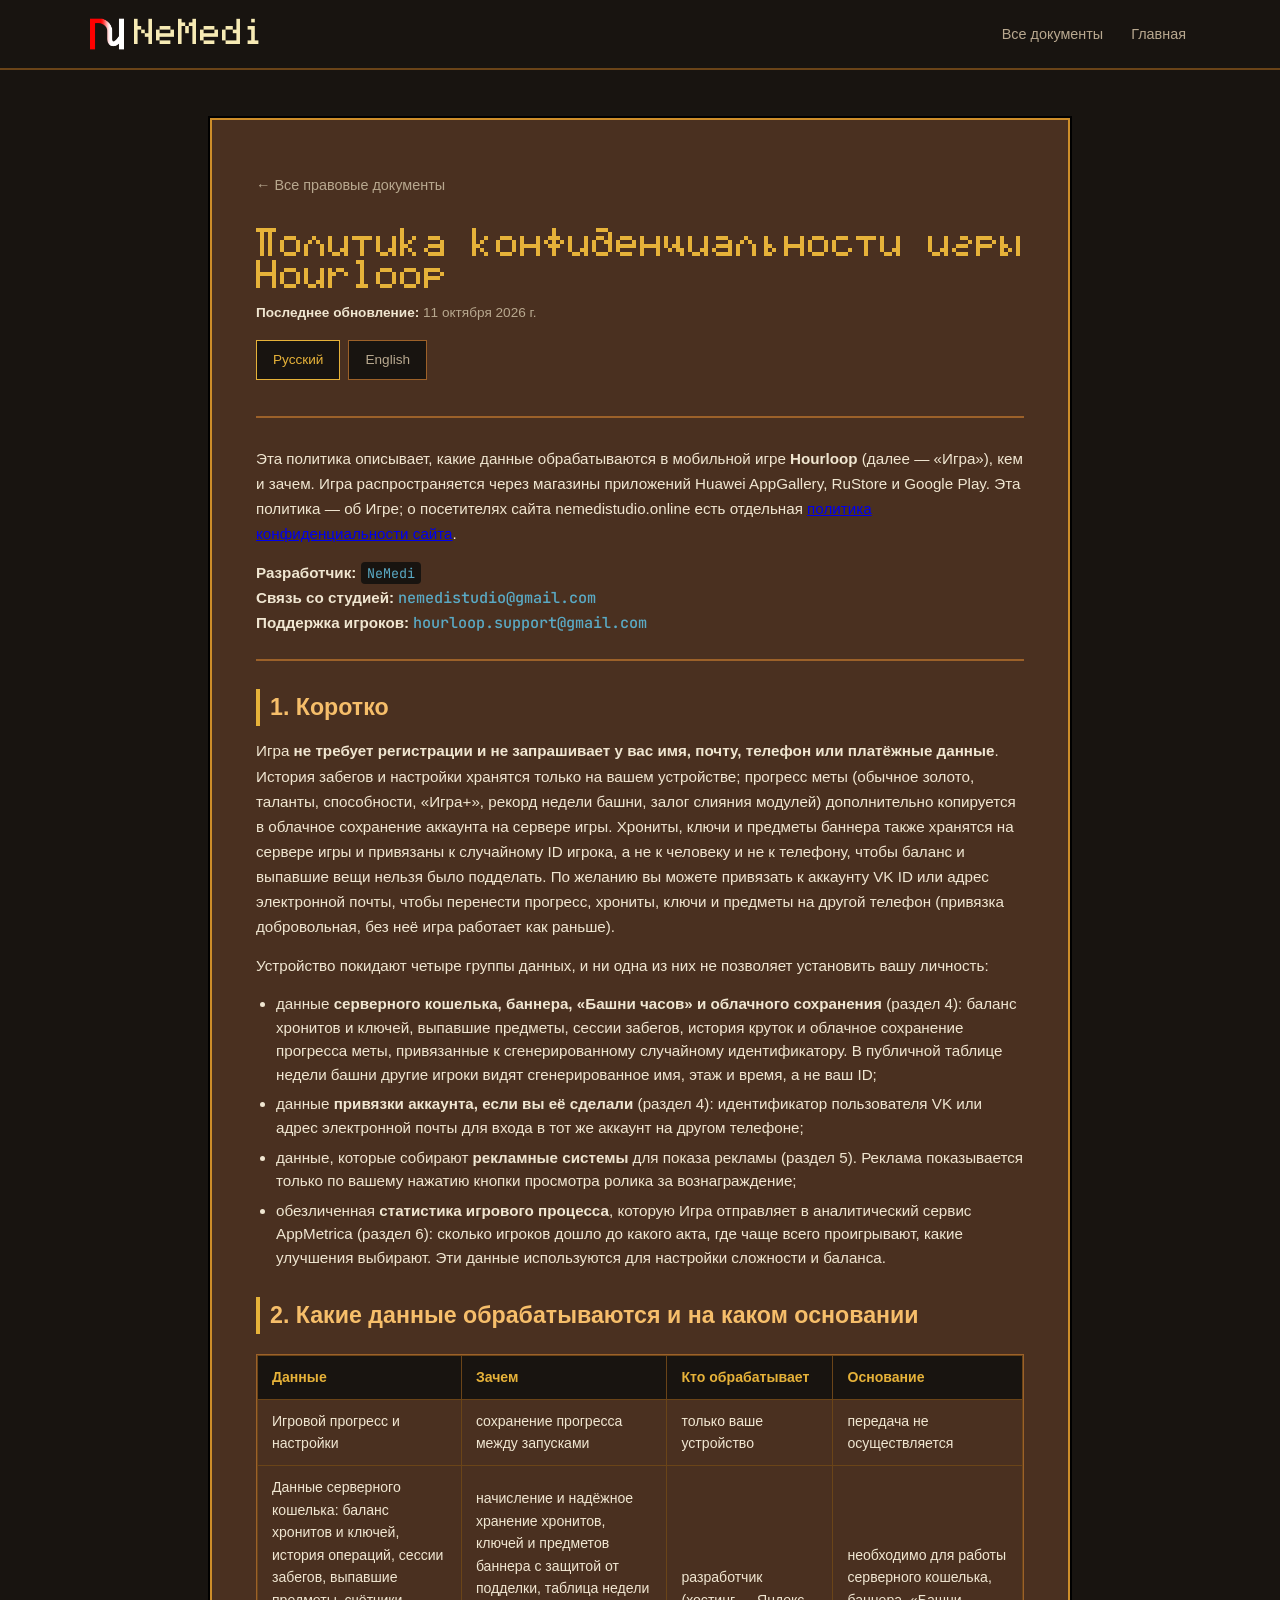
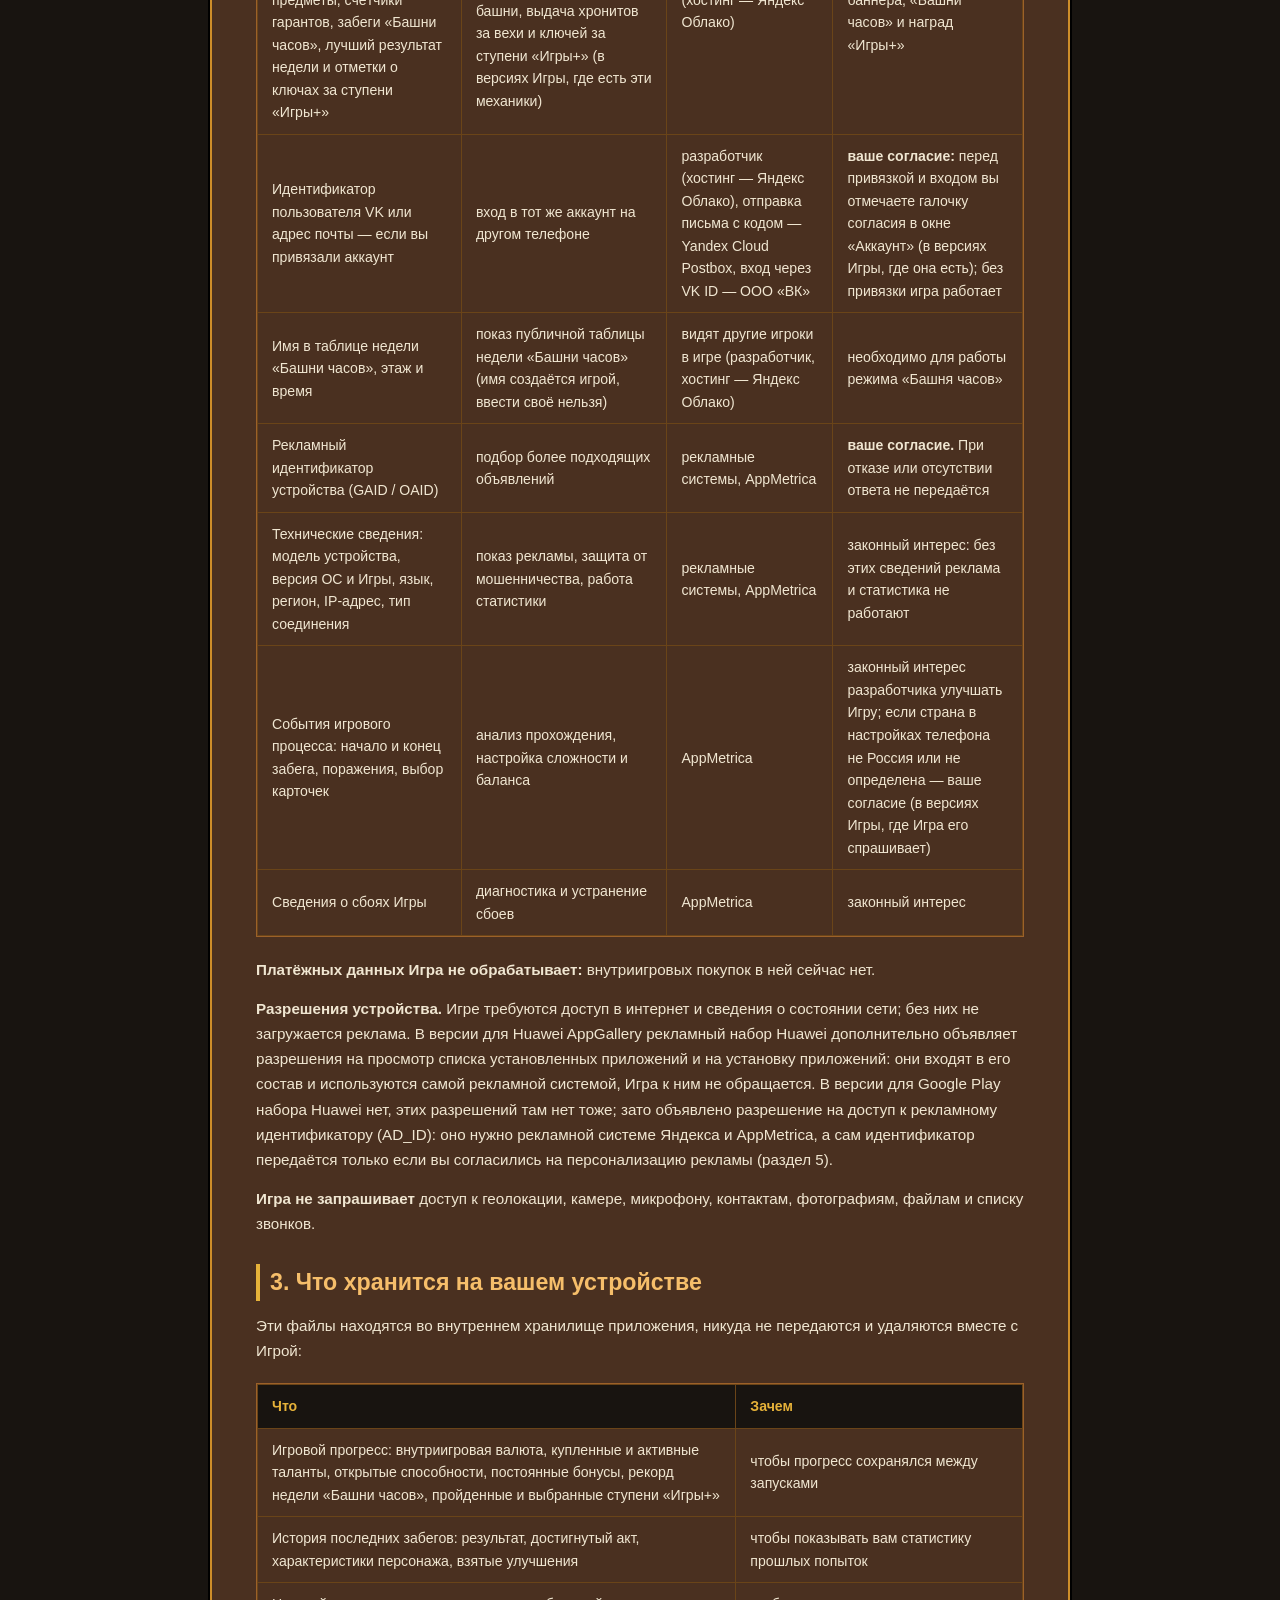
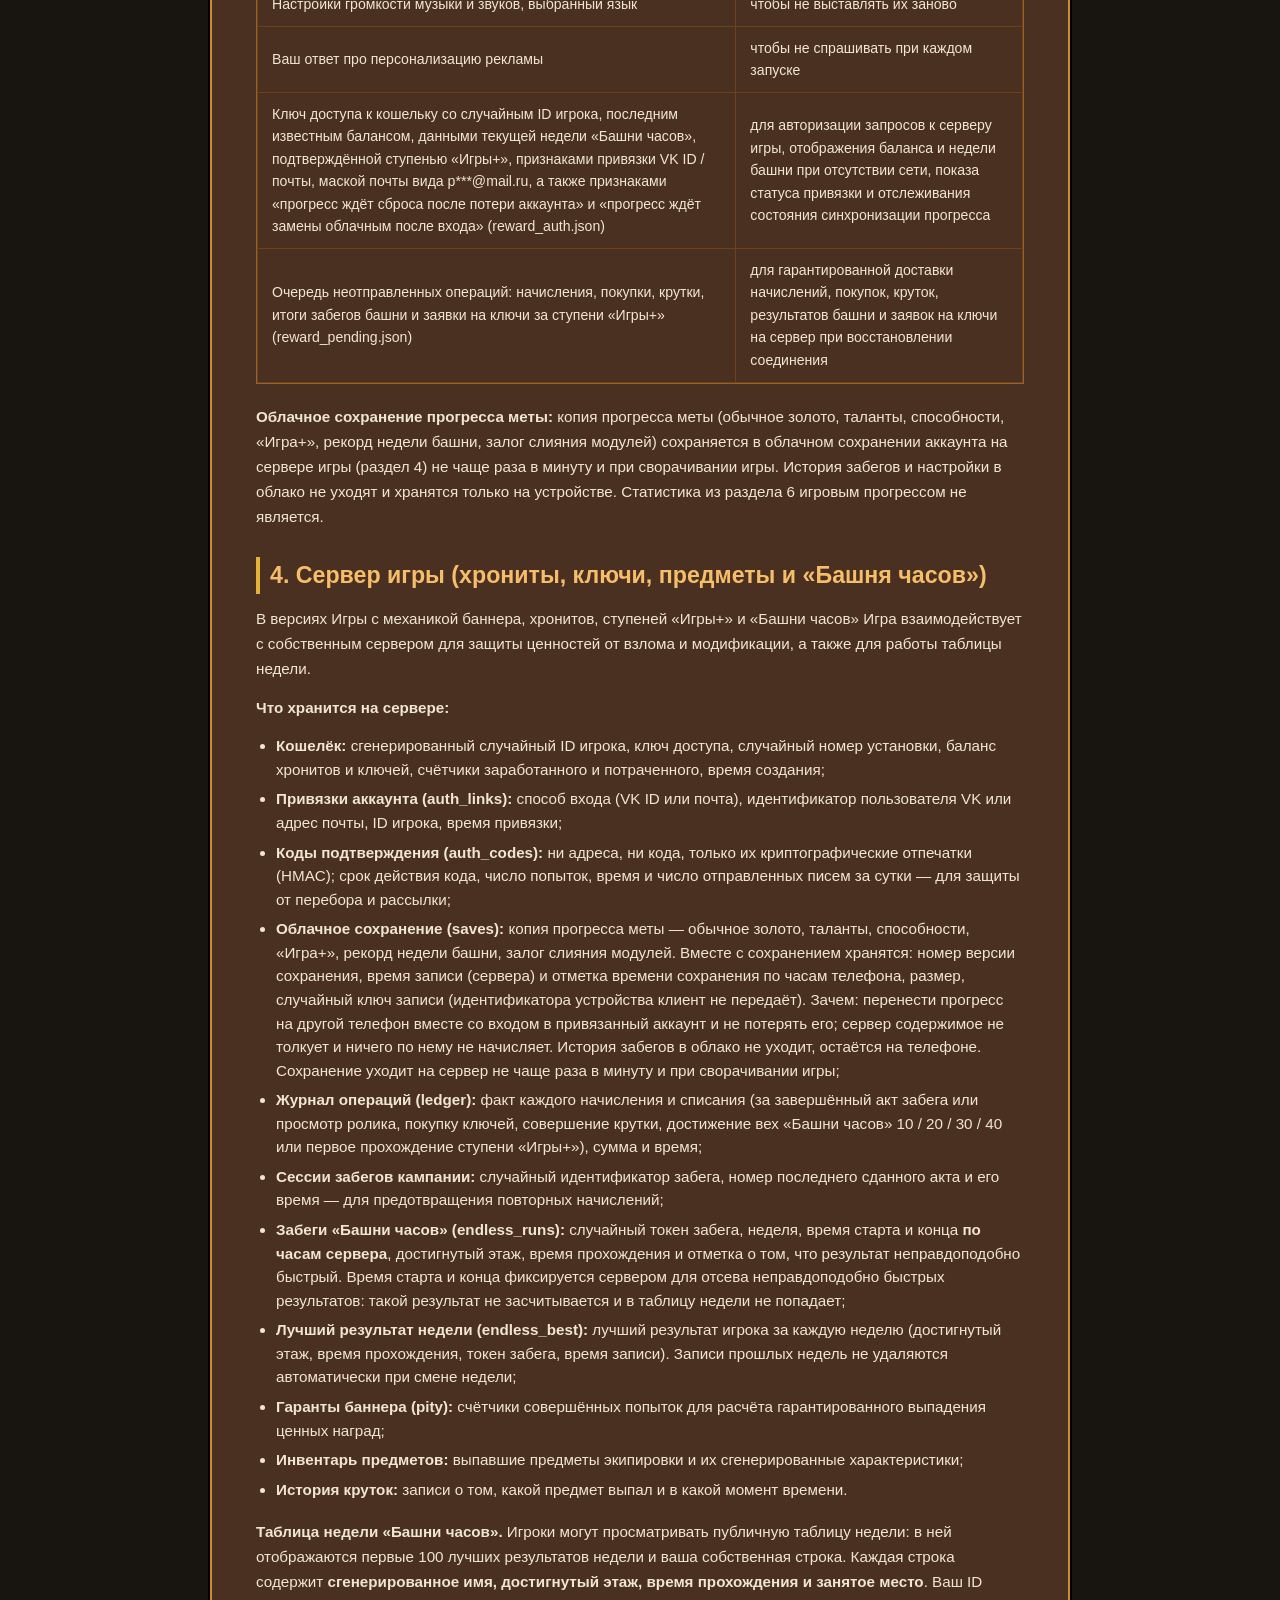
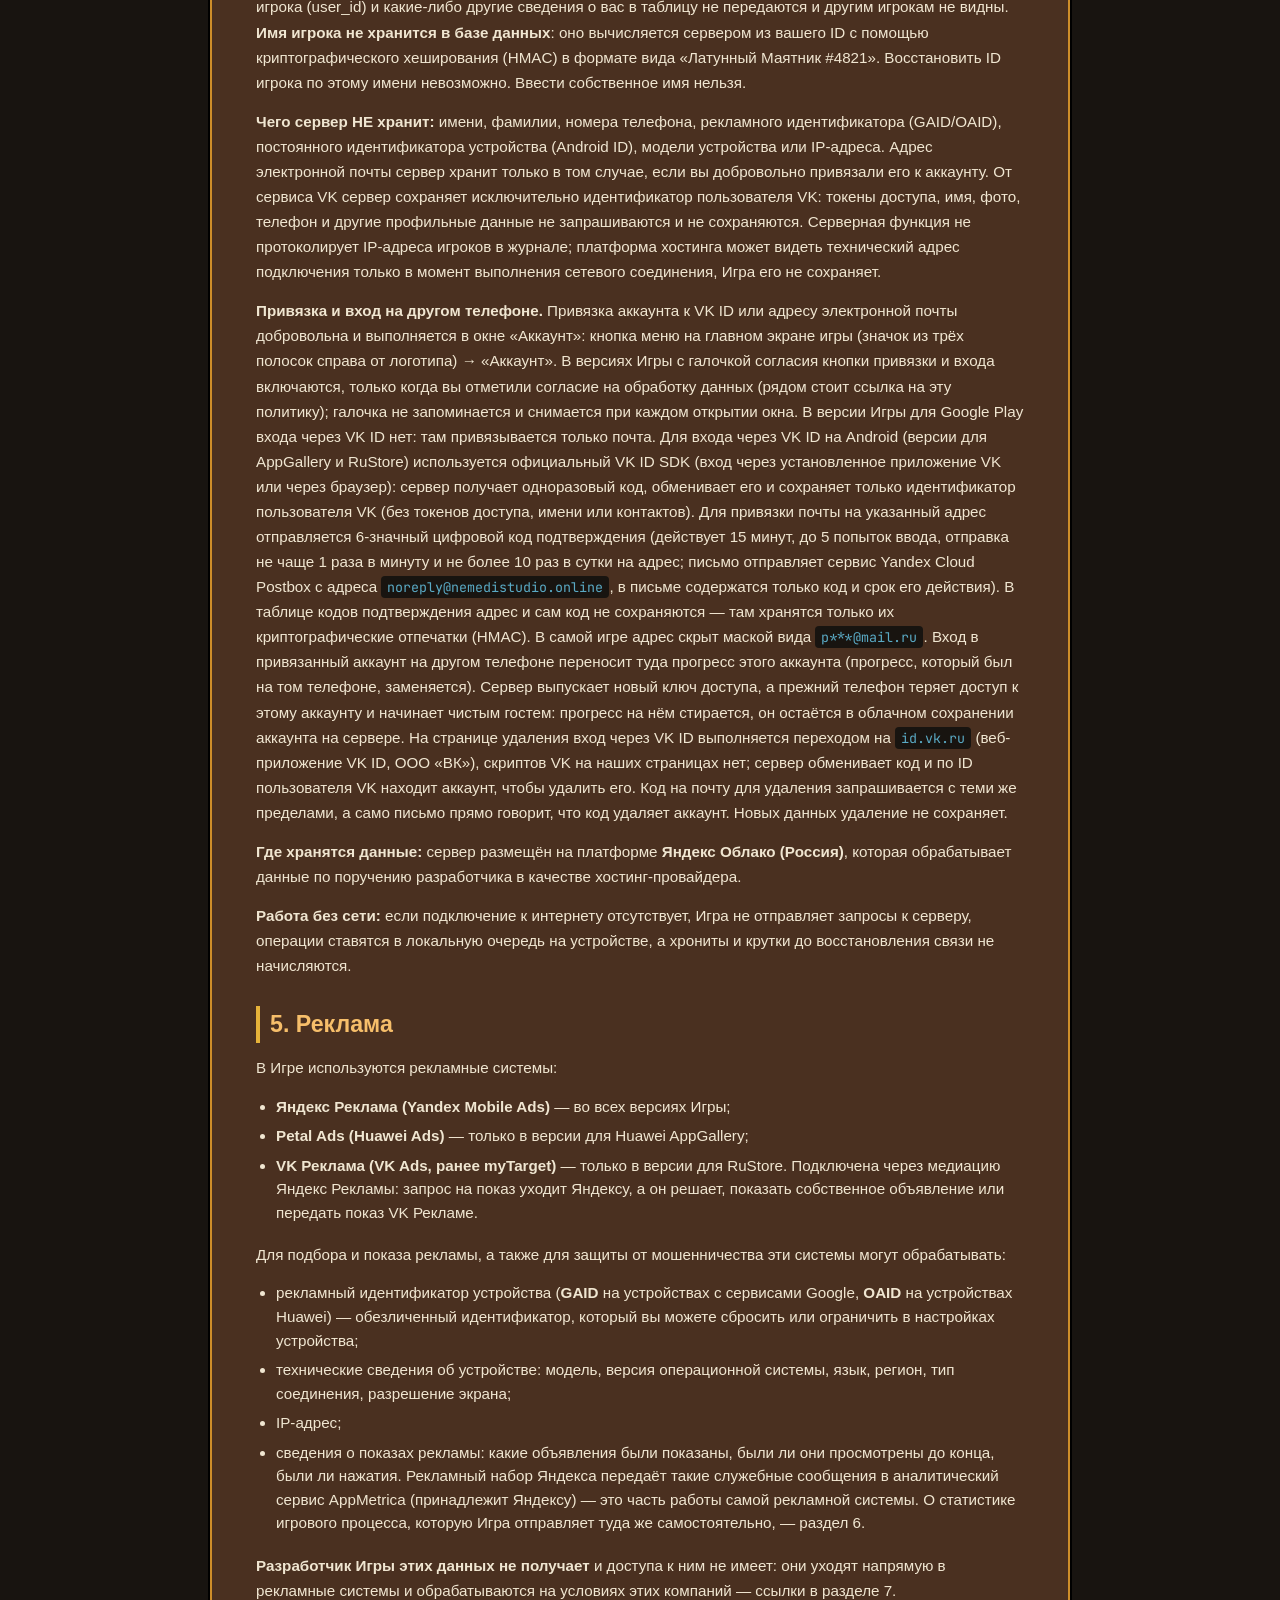
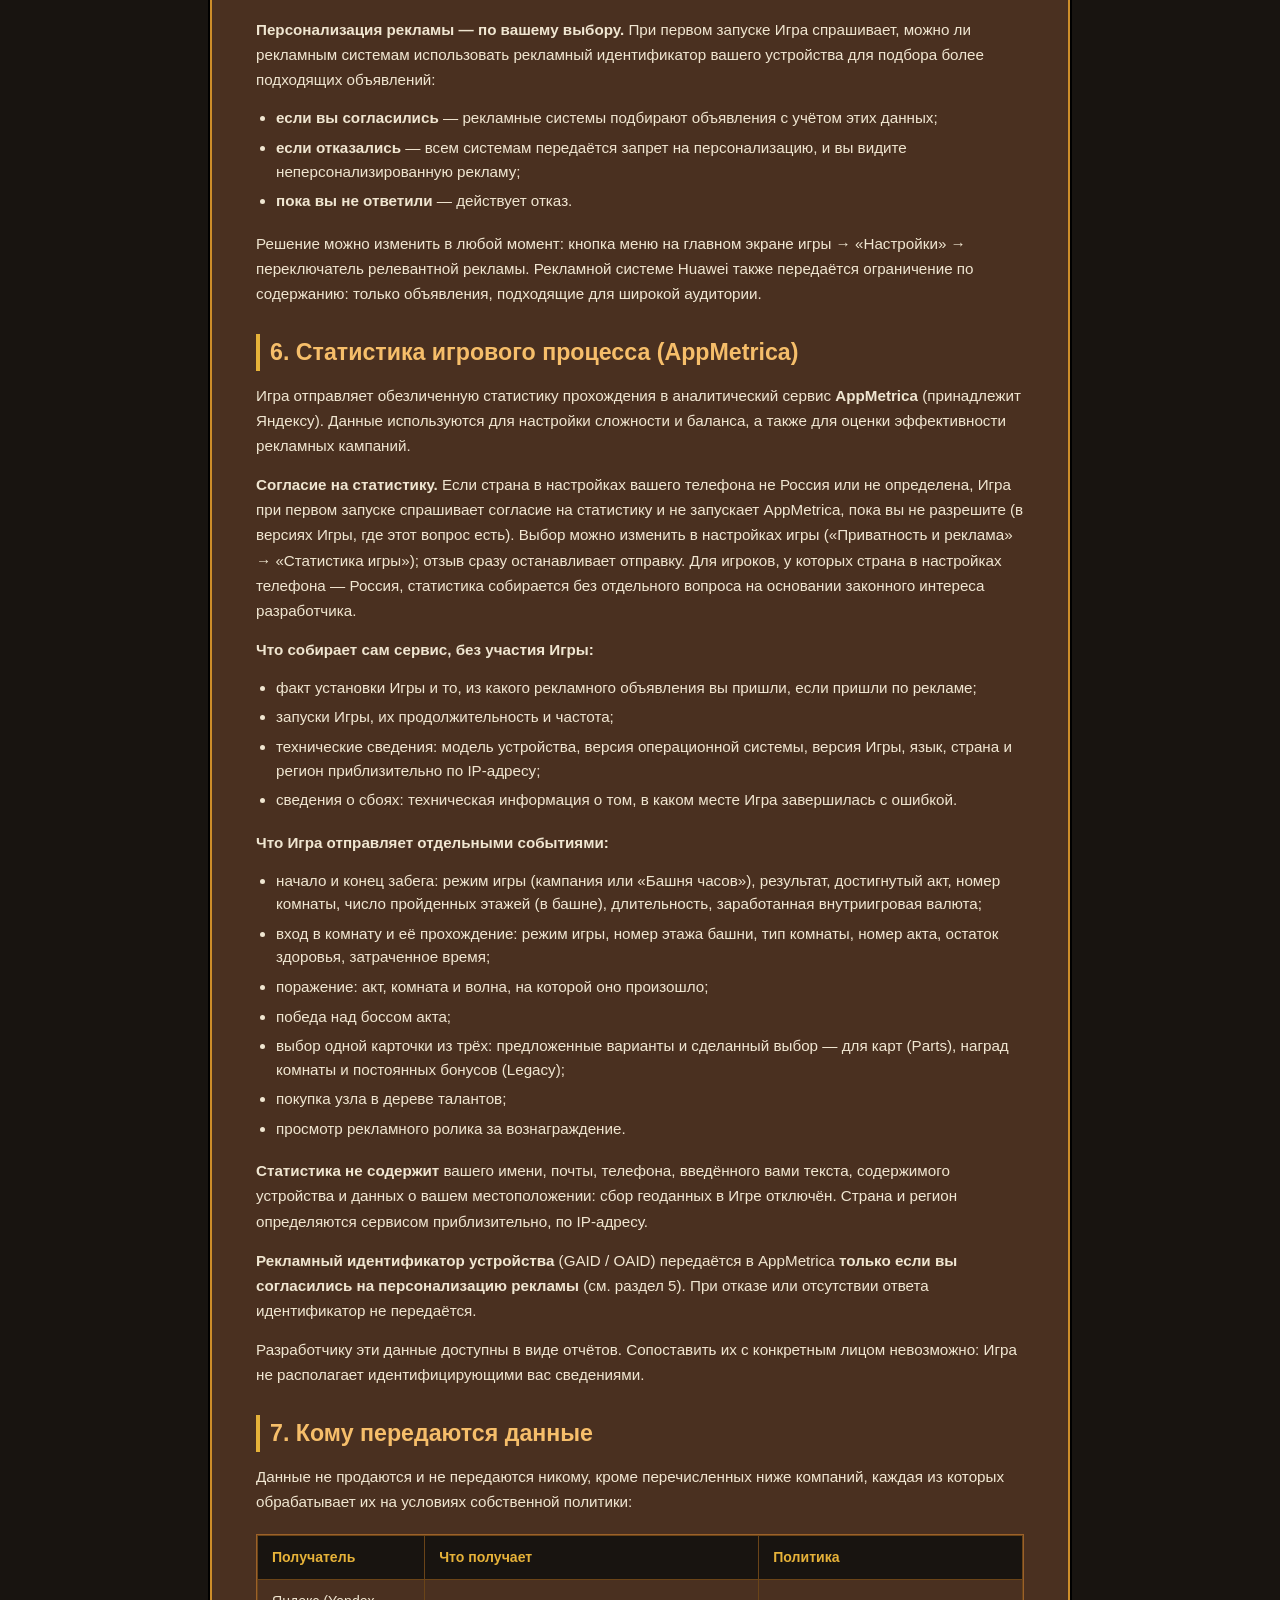
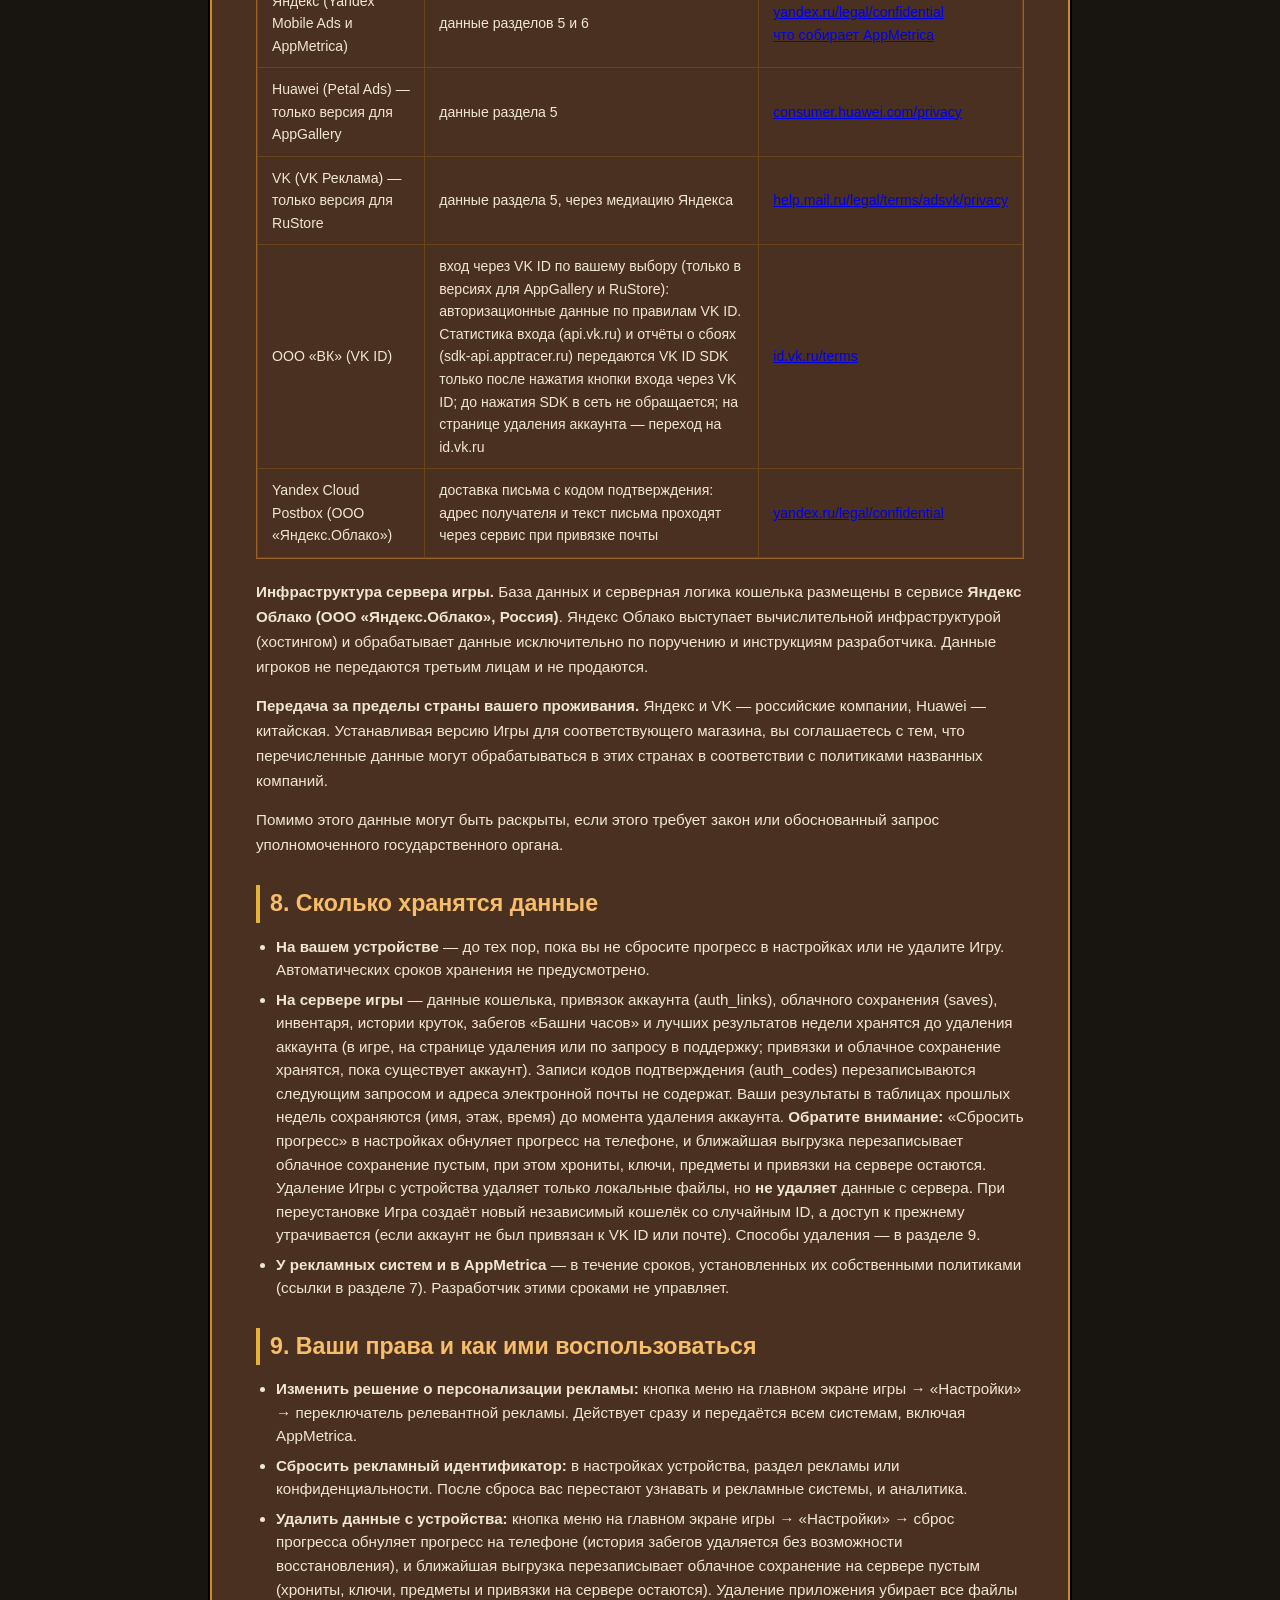
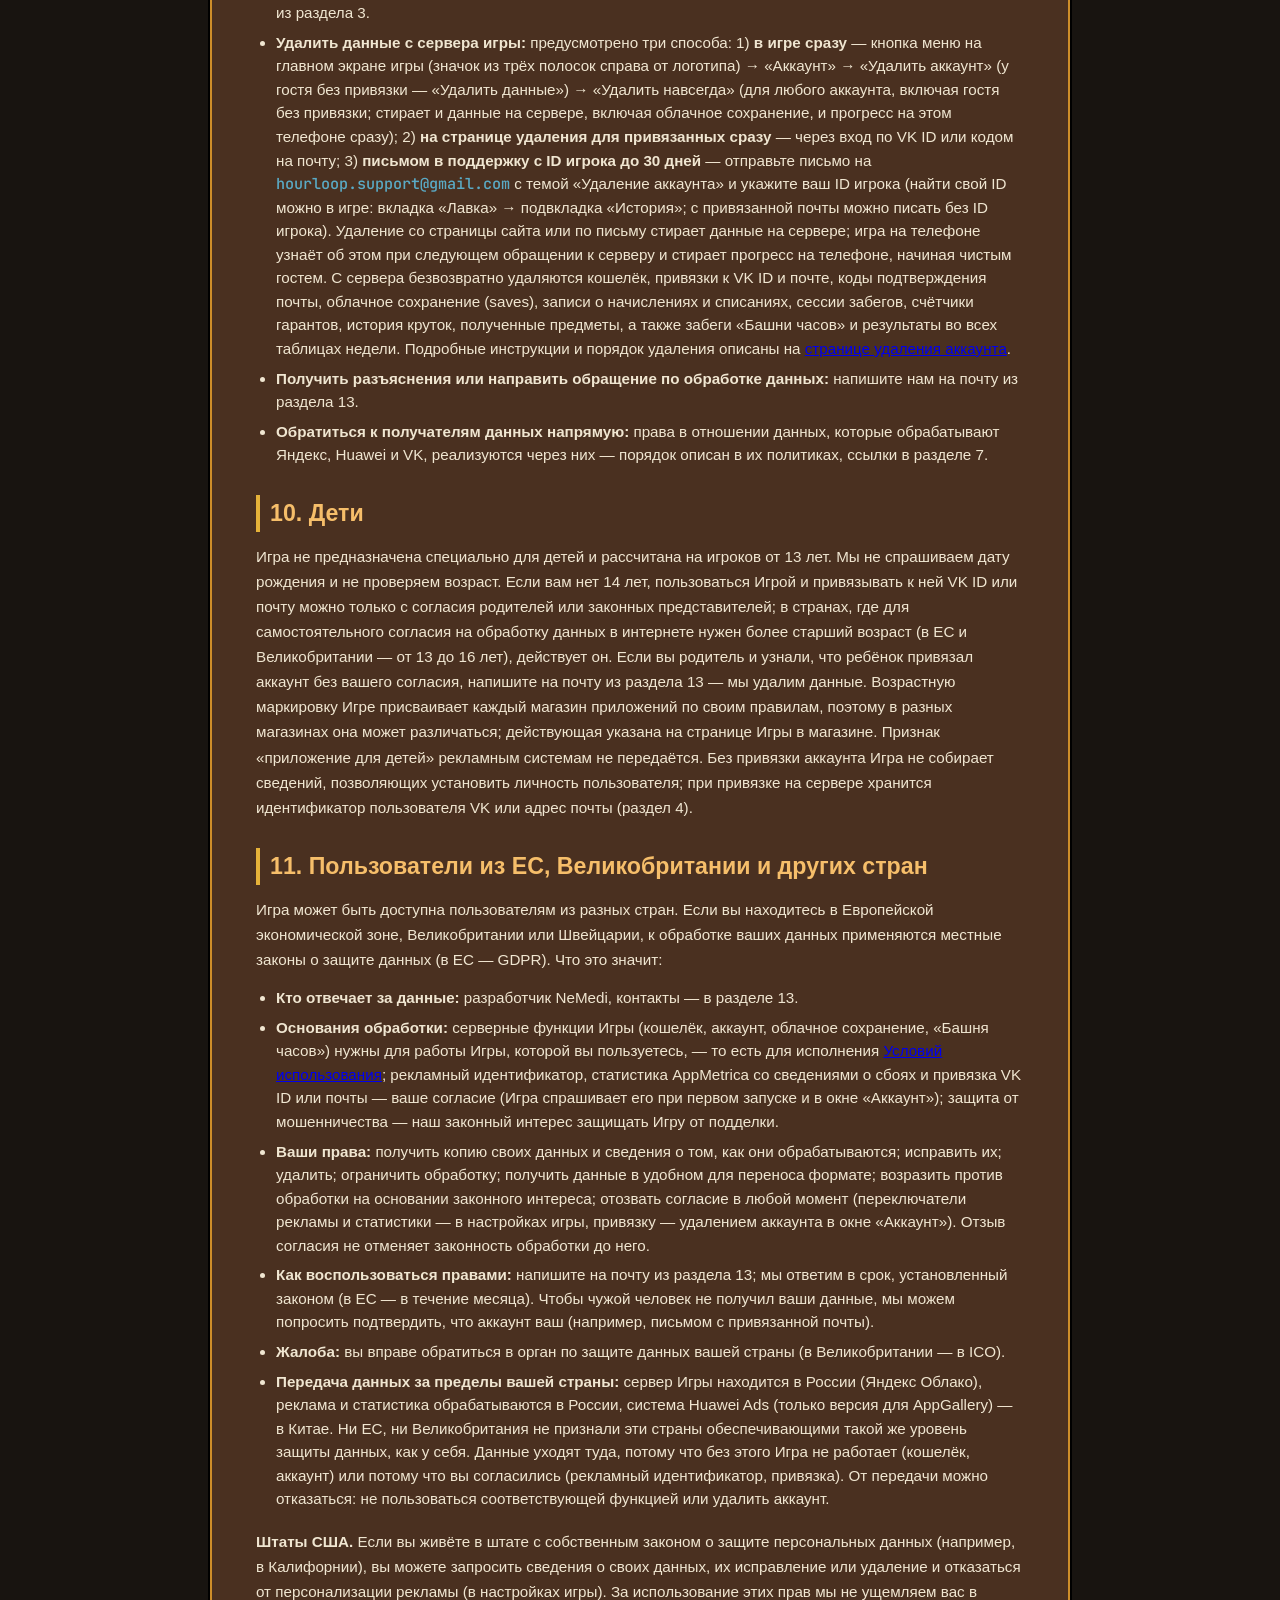
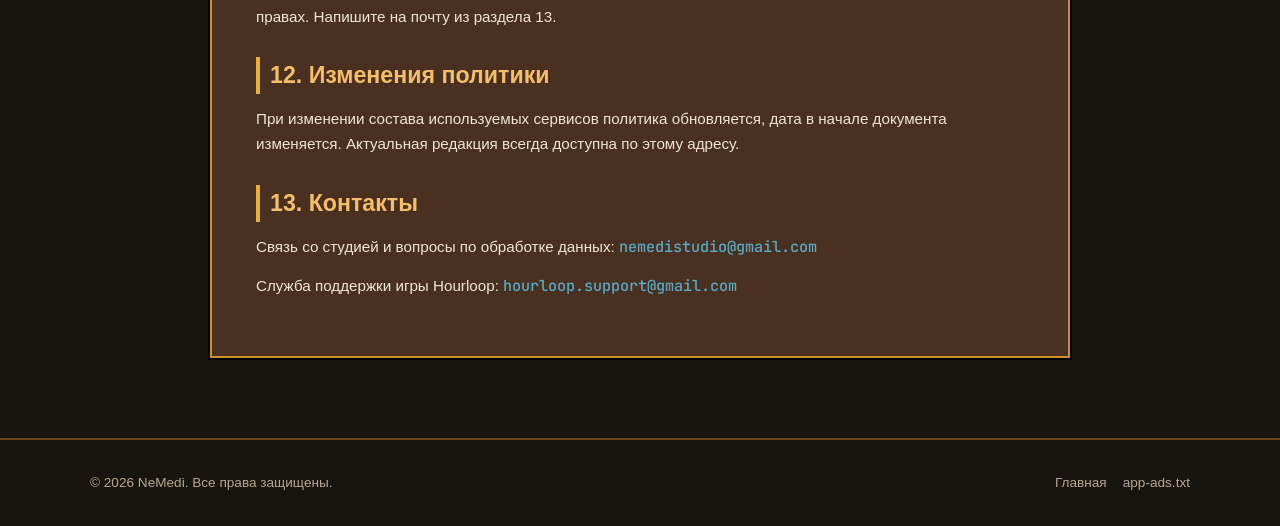
<file: hourloop/legal/privacy-ru.html>
<!DOCTYPE html>
<html lang="ru">
<head>
  <meta charset="UTF-8">
  <meta name="viewport" content="width=device-width, initial-scale=1.0">
  <title>Политика конфиденциальности игры Hourloop — NeMedi</title>
  <link rel="icon" type="image/png" href="../../assets/app_icon.png">
  <link rel="stylesheet" href="../../style.css">
  <link rel="stylesheet" href="../../brand.css">
  <link rel="stylesheet" href="../game.css">
</head>
<body>

  <header>
    <div class="container nav-wrap">
      <a href="../../index.html" class="brand">
        <img src="../../assets/nemedi_mark.png" alt="" class="brand-mark">
        <span class="brand-name">NeMedi</span>
      </a>
      <nav>
        <ul class="nav-links">
          <li><a href="index.html">Все документы</a></li>
          <li><a href="../../index.html">Главная</a></li>
        </ul>
      </nav>
    </div>
  </header>

  <div class="container">
    <div class="legal-wrapper">
      <a href="index.html" class="back-link">← Все правовые документы</a>
      
      <div class="legal-header">
        <h1>Политика конфиденциальности игры Hourloop</h1>
        <div class="legal-meta">
          <span><strong>Последнее обновление:</strong> 11 октября 2026 г.</span>
        </div>
        <div class="lang-switch">
          <a href="privacy-ru.html" class="lang-btn active">Русский</a>
          <a href="privacy-en.html" class="lang-btn">English</a>
        </div>
      </div>

      <div class="legal-body">
        <p>Эта политика описывает, какие данные обрабатываются в мобильной игре <strong>Hourloop</strong> (далее — «Игра»), кем и зачем. Игра распространяется через магазины приложений Huawei AppGallery, RuStore и Google Play. Эта политика — об Игре; о посетителях сайта nemedistudio.online есть отдельная <a href="privacy-site-ru.html">политика конфиденциальности сайта</a>.</p>
        <p><strong>Разработчик:</strong> <code>NeMedi</code><br>
        <strong>Связь со студией:</strong> <a href="mailto:nemedistudio@gmail.com" class="contact-email">nemedistudio@gmail.com</a><br>
        <strong>Поддержка игроков:</strong> <a href="mailto:hourloop.support@gmail.com" class="contact-email">hourloop.support@gmail.com</a></p>

        <hr class="hl-rule">

        <h2>1. Коротко</h2>
        <p>Игра <strong>не требует регистрации и не запрашивает у вас имя, почту, телефон или платёжные данные</strong>. История забегов и настройки хранятся только на вашем устройстве; прогресс меты (обычное золото, таланты, способности, «Игра+», рекорд недели башни, залог слияния модулей) дополнительно копируется в облачное сохранение аккаунта на сервере игры. Хрониты, ключи и предметы баннера также хранятся на сервере игры и привязаны к случайному ID игрока, а не к человеку и не к телефону, чтобы баланс и выпавшие вещи нельзя было подделать. По желанию вы можете привязать к аккаунту VK ID или адрес электронной почты, чтобы перенести прогресс, хрониты, ключи и предметы на другой телефон (привязка добровольная, без неё игра работает как раньше).</p>
        <p>Устройство покидают четыре группы данных, и ни одна из них не позволяет установить вашу личность:</p>
        <ul>
          <li>данные <strong>серверного кошелька, баннера, «Башни часов» и облачного сохранения</strong> (раздел 4): баланс хронитов и ключей, выпавшие предметы, сессии забегов, история круток и облачное сохранение прогресса меты, привязанные к сгенерированному случайному идентификатору. В публичной таблице недели башни другие игроки видят сгенерированное имя, этаж и время, а не ваш ID;</li>
          <li>данные <strong>привязки аккаунта, если вы её сделали</strong> (раздел 4): идентификатор пользователя VK или адрес электронной почты для входа в тот же аккаунт на другом телефоне;</li>
          <li>данные, которые собирают <strong>рекламные системы</strong> для показа рекламы (раздел 5). Реклама показывается только по вашему нажатию кнопки просмотра ролика за вознаграждение;</li>
          <li>обезличенная <strong>статистика игрового процесса</strong>, которую Игра отправляет в аналитический сервис AppMetrica (раздел 6): сколько игроков дошло до какого акта, где чаще всего проигрывают, какие улучшения выбирают. Эти данные используются для настройки сложности и баланса.</li>
        </ul>

        <h2>2. Какие данные обрабатываются и на каком основании</h2>

        <div class="table-responsive">
        <table>
          <thead>
            <tr>
              <th>Данные</th>
              <th>Зачем</th>
              <th>Кто обрабатывает</th>
              <th>Основание</th>
            </tr>
          </thead>
          <tbody>
            <tr>
              <td>Игровой прогресс и настройки</td>
              <td>сохранение прогресса между запусками</td>
              <td>только ваше устройство</td>
              <td>передача не осуществляется</td>
            </tr>
            <tr>
              <td>Данные серверного кошелька: баланс хронитов и ключей, история операций, сессии забегов, выпавшие предметы, счётчики гарантов, забеги «Башни часов», лучший результат недели и отметки о ключах за ступени «Игры+»</td>
              <td>начисление и надёжное хранение хронитов, ключей и предметов баннера с защитой от подделки, таблица недели башни, выдача хронитов за вехи и ключей за ступени «Игры+» (в версиях Игры, где есть эти механики)</td>
              <td>разработчик (хостинг — Яндекс Облако)</td>
              <td>необходимо для работы серверного кошелька, баннера, «Башни часов» и наград «Игры+»</td>
            </tr>
            <tr>
              <td>Идентификатор пользователя VK или адрес почты — если вы привязали аккаунт</td>
              <td>вход в тот же аккаунт на другом телефоне</td>
              <td>разработчик (хостинг — Яндекс Облако), отправка письма с кодом — Yandex Cloud Postbox, вход через VK ID — ООО «ВК»</td>
              <td><strong>ваше согласие:</strong> перед привязкой и входом вы отмечаете галочку согласия в окне «Аккаунт» (в версиях Игры, где она есть); без привязки игра работает</td>
            </tr>
            <tr>
              <td>Имя в таблице недели «Башни часов», этаж и время</td>
              <td>показ публичной таблицы недели «Башни часов» (имя создаётся игрой, ввести своё нельзя)</td>
              <td>видят другие игроки в игре (разработчик, хостинг — Яндекс Облако)</td>
              <td>необходимо для работы режима «Башня часов»</td>
            </tr>
            <tr>
              <td>Рекламный идентификатор устройства (GAID / OAID)</td>
              <td>подбор более подходящих объявлений</td>
              <td>рекламные системы, AppMetrica</td>
              <td><strong>ваше согласие.</strong> При отказе или отсутствии ответа не передаётся</td>
            </tr>
            <tr>
              <td>Технические сведения: модель устройства, версия ОС и Игры, язык, регион, IP-адрес, тип соединения</td>
              <td>показ рекламы, защита от мошенничества, работа статистики</td>
              <td>рекламные системы, AppMetrica</td>
              <td>законный интерес: без этих сведений реклама и статистика не работают</td>
            </tr>
            <tr>
              <td>События игрового процесса: начало и конец забега, поражения, выбор карточек</td>
              <td>анализ прохождения, настройка сложности и баланса</td>
              <td>AppMetrica</td>
              <td>законный интерес разработчика улучшать Игру; если страна в настройках телефона не Россия или не определена — ваше согласие (в версиях Игры, где Игра его спрашивает)</td>
            </tr>
            <tr>
              <td>Сведения о сбоях Игры</td>
              <td>диагностика и устранение сбоев</td>
              <td>AppMetrica</td>
              <td>законный интерес</td>
            </tr>
          </tbody>
        </table>
        </div>

        <p><strong>Платёжных данных Игра не обрабатывает:</strong> внутриигровых покупок в ней сейчас нет.</p>

        <p><strong>Разрешения устройства.</strong> Игре требуются доступ в интернет и сведения о состоянии сети; без них не загружается реклама. В версии для Huawei AppGallery рекламный набор Huawei дополнительно объявляет разрешения на просмотр списка установленных приложений и на установку приложений: они входят в его состав и используются самой рекламной системой, Игра к ним не обращается. В версии для Google Play набора Huawei нет, этих разрешений там нет тоже; зато объявлено разрешение на доступ к рекламному идентификатору (AD_ID): оно нужно рекламной системе Яндекса и AppMetrica, а сам идентификатор передаётся только если вы согласились на персонализацию рекламы (раздел 5).</p>

        <p><strong>Игра не запрашивает</strong> доступ к геолокации, камере, микрофону, контактам, фотографиям, файлам и списку звонков.</p>

        <h2>3. Что хранится на вашем устройстве</h2>
        <p>Эти файлы находятся во внутреннем хранилище приложения, никуда не передаются и удаляются вместе с Игрой:</p>

        <div class="table-responsive">
        <table>
          <thead>
            <tr>
              <th>Что</th>
              <th>Зачем</th>
            </tr>
          </thead>
          <tbody>
            <tr>
              <td>Игровой прогресс: внутриигровая валюта, купленные и активные таланты, открытые способности, постоянные бонусы, рекорд недели «Башни часов», пройденные и выбранные ступени «Игры+»</td>
              <td>чтобы прогресс сохранялся между запусками</td>
            </tr>
            <tr>
              <td>История последних забегов: результат, достигнутый акт, характеристики персонажа, взятые улучшения</td>
              <td>чтобы показывать вам статистику прошлых попыток</td>
            </tr>
            <tr>
              <td>Настройки громкости музыки и звуков, выбранный язык</td>
              <td>чтобы не выставлять их заново</td>
            </tr>
            <tr>
              <td>Ваш ответ про персонализацию рекламы</td>
              <td>чтобы не спрашивать при каждом запуске</td>
            </tr>
            <tr>
              <td>Ключ доступа к кошельку со случайным ID игрока, последним известным балансом, данными текущей недели «Башни часов», подтверждённой ступенью «Игры+», признаками привязки VK ID / почты, маской почты вида p***@mail.ru, а также признаками «прогресс ждёт сброса после потери аккаунта» и «прогресс ждёт замены облачным после входа» (reward_auth.json)</td>
              <td>для авторизации запросов к серверу игры, отображения баланса и недели башни при отсутствии сети, показа статуса привязки и отслеживания состояния синхронизации прогресса</td>
            </tr>
            <tr>
              <td>Очередь неотправленных операций: начисления, покупки, крутки, итоги забегов башни и заявки на ключи за ступени «Игры+» (reward_pending.json)</td>
              <td>для гарантированной доставки начислений, покупок, круток, результатов башни и заявок на ключи на сервер при восстановлении соединения</td>
            </tr>
          </tbody>
        </table>
        </div>

        <p><strong>Облачное сохранение прогресса меты:</strong> копия прогресса меты (обычное золото, таланты, способности, «Игра+», рекорд недели башни, залог слияния модулей) сохраняется в облачном сохранении аккаунта на сервере игры (раздел 4) не чаще раза в минуту и при сворачивании игры. История забегов и настройки в облако не уходят и хранятся только на устройстве. Статистика из раздела 6 игровым прогрессом не является.</p>

        <h2>4. Сервер игры (хрониты, ключи, предметы и «Башня часов»)</h2>
        <p>В версиях Игры с механикой баннера, хронитов, ступеней «Игры+» и «Башни часов» Игра взаимодействует с собственным сервером для защиты ценностей от взлома и модификации, а также для работы таблицы недели.</p>

        <p><strong>Что хранится на сервере:</strong></p>
        <ul>
          <li><strong>Кошелёк:</strong> сгенерированный случайный ID игрока, ключ доступа, случайный номер установки, баланс хронитов и ключей, счётчики заработанного и потраченного, время создания;</li>
          <li><strong>Привязки аккаунта (auth_links):</strong> способ входа (VK ID или почта), идентификатор пользователя VK или адрес почты, ID игрока, время привязки;</li>
          <li><strong>Коды подтверждения (auth_codes):</strong> ни адреса, ни кода, только их криптографические отпечатки (HMAC); срок действия кода, число попыток, время и число отправленных писем за сутки — для защиты от перебора и рассылки;</li>
          <li><strong>Облачное сохранение (saves):</strong> копия прогресса меты — обычное золото, таланты, способности, «Игра+», рекорд недели башни, залог слияния модулей. Вместе с сохранением хранятся: номер версии сохранения, время записи (сервера) и отметка времени сохранения по часам телефона, размер, случайный ключ записи (идентификатора устройства клиент не передаёт). Зачем: перенести прогресс на другой телефон вместе со входом в привязанный аккаунт и не потерять его; сервер содержимое не толкует и ничего по нему не начисляет. История забегов в облако не уходит, остаётся на телефоне. Сохранение уходит на сервер не чаще раза в минуту и при сворачивании игры;</li>
          <li><strong>Журнал операций (ledger):</strong> факт каждого начисления и списания (за завершённый акт забега или просмотр ролика, покупку ключей, совершение крутки, достижение вех «Башни часов» 10 / 20 / 30 / 40 или первое прохождение ступени «Игры+»), сумма и время;</li>
          <li><strong>Сессии забегов кампании:</strong> случайный идентификатор забега, номер последнего сданного акта и его время — для предотвращения повторных начислений;</li>
          <li><strong>Забеги «Башни часов» (endless_runs):</strong> случайный токен забега, неделя, время старта и конца <strong>по часам сервера</strong>, достигнутый этаж, время прохождения и отметка о том, что результат неправдоподобно быстрый. Время старта и конца фиксируется сервером для отсева неправдоподобно быстрых результатов: такой результат не засчитывается и в таблицу недели не попадает;</li>
          <li><strong>Лучший результат недели (endless_best):</strong> лучший результат игрока за каждую неделю (достигнутый этаж, время прохождения, токен забега, время записи). Записи прошлых недель не удаляются автоматически при смене недели;</li>
          <li><strong>Гаранты баннера (pity):</strong> счётчики совершённых попыток для расчёта гарантированного выпадения ценных наград;</li>
          <li><strong>Инвентарь предметов:</strong> выпавшие предметы экипировки и их сгенерированные характеристики;</li>
          <li><strong>История круток:</strong> записи о том, какой предмет выпал и в какой момент времени.</li>
        </ul>

        <p><strong>Таблица недели «Башни часов».</strong> Игроки могут просматривать публичную таблицу недели: в ней отображаются первые 100 лучших результатов недели и ваша собственная строка. Каждая строка содержит <strong>сгенерированное имя, достигнутый этаж, время прохождения и занятое место</strong>. Ваш ID игрока (user_id) и какие-либо другие сведения о вас в таблицу не передаются и другим игрокам не видны. <strong>Имя игрока не хранится в базе данных</strong>: оно вычисляется сервером из вашего ID с помощью криптографического хеширования (HMAC) в формате вида «Латунный Маятник #4821». Восстановить ID игрока по этому имени невозможно. Ввести собственное имя нельзя.</p>

        <p><strong>Чего сервер НЕ хранит:</strong> имени, фамилии, номера телефона, рекламного идентификатора (GAID/OAID), постоянного идентификатора устройства (Android ID), модели устройства или IP-адреса. Адрес электронной почты сервер хранит только в том случае, если вы добровольно привязали его к аккаунту. От сервиса VK сервер сохраняет исключительно идентификатор пользователя VK: токены доступа, имя, фото, телефон и другие профильные данные не запрашиваются и не сохраняются. Серверная функция не протоколирует IP-адреса игроков в журнале; платформа хостинга может видеть технический адрес подключения только в момент выполнения сетевого соединения, Игра его не сохраняет.</p>

        <p><strong>Привязка и вход на другом телефоне.</strong> Привязка аккаунта к VK ID или адресу электронной почты добровольна и выполняется в окне «Аккаунт»: кнопка меню на главном экране игры (значок из трёх полосок справа от логотипа) → «Аккаунт». В версиях Игры с галочкой согласия кнопки привязки и входа включаются, только когда вы отметили согласие на обработку данных (рядом стоит ссылка на эту политику); галочка не запоминается и снимается при каждом открытии окна. В версии Игры для Google Play входа через VK ID нет: там привязывается только почта. Для входа через VK ID на Android (версии для AppGallery и RuStore) используется официальный VK ID SDK (вход через установленное приложение VK или через браузер): сервер получает одноразовый код, обменивает его и сохраняет только идентификатор пользователя VK (без токенов доступа, имени или контактов). Для привязки почты на указанный адрес отправляется 6-значный цифровой код подтверждения (действует 15 минут, до 5 попыток ввода, отправка не чаще 1 раза в минуту и не более 10 раз в сутки на адрес; письмо отправляет сервис Yandex Cloud Postbox с адреса <code>noreply@nemedistudio.online</code>, в письме содержатся только код и срок его действия). В таблице кодов подтверждения адрес и сам код не сохраняются — там хранятся только их криптографические отпечатки (HMAC). В самой игре адрес скрыт маской вида <code>p***@mail.ru</code>. Вход в привязанный аккаунт на другом телефоне переносит туда прогресс этого аккаунта (прогресс, который был на том телефоне, заменяется). Сервер выпускает новый ключ доступа, а прежний телефон теряет доступ к этому аккаунту и начинает чистым гостем: прогресс на нём стирается, он остаётся в облачном сохранении аккаунта на сервере. На странице удаления вход через VK ID выполняется переходом на <code>id.vk.ru</code> (веб-приложение VK ID, ООО «ВК»), скриптов VK на наших страницах нет; сервер обменивает код и по ID пользователя VK находит аккаунт, чтобы удалить его. Код на почту для удаления запрашивается с теми же пределами, а само письмо прямо говорит, что код удаляет аккаунт. Новых данных удаление не сохраняет.</p>

        <p><strong>Где хранятся данные:</strong> сервер размещён на платформе <strong>Яндекс Облако (Россия)</strong>, которая обрабатывает данные по поручению разработчика в качестве хостинг-провайдера.</p>

        <p><strong>Работа без сети:</strong> если подключение к интернету отсутствует, Игра не отправляет запросы к серверу, операции ставятся в локальную очередь на устройстве, а хрониты и крутки до восстановления связи не начисляются.</p>

        <h2>5. Реклама</h2>
        <p>В Игре используются рекламные системы:</p>
        <ul>
          <li><strong>Яндекс Реклама (Yandex Mobile Ads)</strong> — во всех версиях Игры;</li>
          <li><strong>Petal Ads (Huawei Ads)</strong> — только в версии для Huawei AppGallery;</li>
          <li><strong>VK Реклама (VK Ads, ранее myTarget)</strong> — только в версии для RuStore. Подключена через медиацию Яндекс Рекламы: запрос на показ уходит Яндексу, а он решает, показать собственное объявление или передать показ VK Рекламе.</li>
        </ul>

        <p>Для подбора и показа рекламы, а также для защиты от мошенничества эти системы могут обрабатывать:</p>
        <ul>
          <li>рекламный идентификатор устройства (<strong>GAID</strong> на устройствах с сервисами Google, <strong>OAID</strong> на устройствах Huawei) — обезличенный идентификатор, который вы можете сбросить или ограничить в настройках устройства;</li>
          <li>технические сведения об устройстве: модель, версия операционной системы, язык, регион, тип соединения, разрешение экрана;</li>
          <li>IP-адрес;</li>
          <li>сведения о показах рекламы: какие объявления были показаны, были ли они просмотрены до конца, были ли нажатия. Рекламный набор Яндекса передаёт такие служебные сообщения в аналитический сервис AppMetrica (принадлежит Яндексу) — это часть работы самой рекламной системы. О статистике игрового процесса, которую Игра отправляет туда же самостоятельно, — раздел 6.</li>
        </ul>

        <p><strong>Разработчик Игры этих данных не получает</strong> и доступа к ним не имеет: они уходят напрямую в рекламные системы и обрабатываются на условиях этих компаний — ссылки в разделе 7.</p>

        <p><strong>Персонализация рекламы — по вашему выбору.</strong> При первом запуске Игра спрашивает, можно ли рекламным системам использовать рекламный идентификатор вашего устройства для подбора более подходящих объявлений:</p>
        <ul>
          <li><strong>если вы согласились</strong> — рекламные системы подбирают объявления с учётом этих данных;</li>
          <li><strong>если отказались</strong> — всем системам передаётся запрет на персонализацию, и вы видите неперсонализированную рекламу;</li>
          <li><strong>пока вы не ответили</strong> — действует отказ.</li>
        </ul>

        <p>Решение можно изменить в любой момент: кнопка меню на главном экране игры → «Настройки» → переключатель релевантной рекламы. Рекламной системе Huawei также передаётся ограничение по содержанию: только объявления, подходящие для широкой аудитории.</p>

        <h2>6. Статистика игрового процесса (AppMetrica)</h2>
        <p>Игра отправляет обезличенную статистику прохождения в аналитический сервис <strong>AppMetrica</strong> (принадлежит Яндексу). Данные используются для настройки сложности и баланса, а также для оценки эффективности рекламных кампаний.</p>
        <p><strong>Согласие на статистику.</strong> Если страна в настройках вашего телефона не Россия или не определена, Игра при первом запуске спрашивает согласие на статистику и не запускает AppMetrica, пока вы не разрешите (в версиях Игры, где этот вопрос есть). Выбор можно изменить в настройках игры («Приватность и реклама» → «Статистика игры»); отзыв сразу останавливает отправку. Для игроков, у которых страна в настройках телефона — Россия, статистика собирается без отдельного вопроса на основании законного интереса разработчика.</p>

        <p><strong>Что собирает сам сервис, без участия Игры:</strong></p>
        <ul>
          <li>факт установки Игры и то, из какого рекламного объявления вы пришли, если пришли по рекламе;</li>
          <li>запуски Игры, их продолжительность и частота;</li>
          <li>технические сведения: модель устройства, версия операционной системы, версия Игры, язык, страна и регион приблизительно по IP-адресу;</li>
          <li>сведения о сбоях: техническая информация о том, в каком месте Игра завершилась с ошибкой.</li>
        </ul>

        <p><strong>Что Игра отправляет отдельными событиями:</strong></p>
        <ul>
          <li>начало и конец забега: режим игры (кампания или «Башня часов»), результат, достигнутый акт, номер комнаты, число пройденных этажей (в башне), длительность, заработанная внутриигровая валюта;</li>
          <li>вход в комнату и её прохождение: режим игры, номер этажа башни, тип комнаты, номер акта, остаток здоровья, затраченное время;</li>
          <li>поражение: акт, комната и волна, на которой оно произошло;</li>
          <li>победа над боссом акта;</li>
          <li>выбор одной карточки из трёх: предложенные варианты и сделанный выбор — для карт (Parts), наград комнаты и постоянных бонусов (Legacy);</li>
          <li>покупка узла в дереве талантов;</li>
          <li>просмотр рекламного ролика за вознаграждение.</li>
        </ul>

        <p><strong>Статистика не содержит</strong> вашего имени, почты, телефона, введённого вами текста, содержимого устройства и данных о вашем местоположении: сбор геоданных в Игре отключён. Страна и регион определяются сервисом приблизительно, по IP-адресу.</p>

        <p><strong>Рекламный идентификатор устройства</strong> (GAID / OAID) передаётся в AppMetrica <strong>только если вы согласились на персонализацию рекламы</strong> (см. раздел 5). При отказе или отсутствии ответа идентификатор не передаётся.</p>

        <p>Разработчику эти данные доступны в виде отчётов. Сопоставить их с конкретным лицом невозможно: Игра не располагает идентифицирующими вас сведениями.</p>

        <h2>7. Кому передаются данные</h2>
        <p>Данные не продаются и не передаются никому, кроме перечисленных ниже компаний, каждая из которых обрабатывает их на условиях собственной политики:</p>

        <div class="table-responsive">
        <table>
          <thead>
            <tr>
              <th>Получатель</th>
              <th>Что получает</th>
              <th>Политика</th>
            </tr>
          </thead>
          <tbody>
            <tr>
              <td>Яндекс (Yandex Mobile Ads и AppMetrica)</td>
              <td>данные разделов 5 и 6</td>
              <td><a href="https://yandex.ru/legal/confidential/" target="_blank" rel="noopener">yandex.ru/legal/confidential</a><br><a href="https://appmetrica.yandex.ru/docs/ru/data-collection/" target="_blank" rel="noopener">что собирает AppMetrica</a></td>
            </tr>
            <tr>
              <td>Huawei (Petal Ads) — только версия для AppGallery</td>
              <td>данные раздела 5</td>
              <td><a href="https://consumer.huawei.com/en/privacy/privacy-policy/" target="_blank" rel="noopener">consumer.huawei.com/privacy</a></td>
            </tr>
            <tr>
              <td>VK (VK Реклама) — только версия для RuStore</td>
              <td>данные раздела 5, через медиацию Яндекса</td>
              <td><a href="https://help.mail.ru/legal/terms/adsvk/privacy/" target="_blank" rel="noopener">help.mail.ru/legal/terms/adsvk/privacy</a></td>
            </tr>
            <tr>
              <td>ООО «ВК» (VK ID)</td>
              <td>вход через VK ID по вашему выбору (только в версиях для AppGallery и RuStore): авторизационные данные по правилам VK ID. Статистика входа (api.vk.ru) и отчёты о сбоях (sdk-api.apptracer.ru) передаются VK ID SDK только после нажатия кнопки входа через VK ID; до нажатия SDK в сеть не обращается; на странице удаления аккаунта — переход на id.vk.ru</td>
              <td><a href="https://id.vk.ru/terms" target="_blank" rel="noopener">id.vk.ru/terms</a></td>
            </tr>
            <tr>
              <td>Yandex Cloud Postbox (ООО «Яндекс.Облако»)</td>
              <td>доставка письма с кодом подтверждения: адрес получателя и текст письма проходят через сервис при привязке почты</td>
              <td><a href="https://yandex.ru/legal/confidential/" target="_blank" rel="noopener">yandex.ru/legal/confidential</a></td>
            </tr>
          </tbody>
        </table>
        </div>

        <p><strong>Инфраструктура сервера игры.</strong> База данных и серверная логика кошелька размещены в сервисе <strong>Яндекс Облако (ООО «Яндекс.Облако», Россия)</strong>. Яндекс Облако выступает вычислительной инфраструктурой (хостингом) и обрабатывает данные исключительно по поручению и инструкциям разработчика. Данные игроков не передаются третьим лицам и не продаются.</p>

        <p><strong>Передача за пределы страны вашего проживания.</strong> Яндекс и VK — российские компании, Huawei — китайская. Устанавливая версию Игры для соответствующего магазина, вы соглашаетесь с тем, что перечисленные данные могут обрабатываться в этих странах в соответствии с политиками названных компаний.</p>

        <p>Помимо этого данные могут быть раскрыты, если этого требует закон или обоснованный запрос уполномоченного государственного органа.</p>

        <h2>8. Сколько хранятся данные</h2>
        <ul>
          <li><strong>На вашем устройстве</strong> — до тех пор, пока вы не сбросите прогресс в настройках или не удалите Игру. Автоматических сроков хранения не предусмотрено.</li>
          <li><strong>На сервере игры</strong> — данные кошелька, привязок аккаунта (auth_links), облачного сохранения (saves), инвентаря, истории круток, забегов «Башни часов» и лучших результатов недели хранятся до удаления аккаунта (в игре, на странице удаления или по запросу в поддержку; привязки и облачное сохранение хранятся, пока существует аккаунт). Записи кодов подтверждения (auth_codes) перезаписываются следующим запросом и адреса электронной почты не содержат. Ваши результаты в таблицах прошлых недель сохраняются (имя, этаж, время) до момента удаления аккаунта. <strong>Обратите внимание:</strong> «Сбросить прогресс» в настройках обнуляет прогресс на телефоне, и ближайшая выгрузка перезаписывает облачное сохранение пустым, при этом хрониты, ключи, предметы и привязки на сервере остаются. Удаление Игры с устройства удаляет только локальные файлы, но <strong>не удаляет</strong> данные с сервера. При переустановке Игра создаёт новый независимый кошелёк со случайным ID, а доступ к прежнему утрачивается (если аккаунт не был привязан к VK ID или почте). Способы удаления — в разделе 9.</li>
          <li><strong>У рекламных систем и в AppMetrica</strong> — в течение сроков, установленных их собственными политиками (ссылки в разделе 7). Разработчик этими сроками не управляет.</li>
        </ul>

        <h2>9. Ваши права и как ими воспользоваться</h2>
        <ul>
          <li><strong>Изменить решение о персонализации рекламы:</strong> кнопка меню на главном экране игры → «Настройки» → переключатель релевантной рекламы. Действует сразу и передаётся всем системам, включая AppMetrica.</li>
          <li><strong>Сбросить рекламный идентификатор:</strong> в настройках устройства, раздел рекламы или конфиденциальности. После сброса вас перестают узнавать и рекламные системы, и аналитика.</li>
          <li><strong>Удалить данные с устройства:</strong> кнопка меню на главном экране игры → «Настройки» → сброс прогресса обнуляет прогресс на телефоне (история забегов удаляется без возможности восстановления), и ближайшая выгрузка перезаписывает облачное сохранение на сервере пустым (хрониты, ключи, предметы и привязки на сервере остаются). Удаление приложения убирает все файлы из раздела 3.</li>
          <li id="delete-server"><strong>Удалить данные с сервера игры:</strong> предусмотрено три способа: 1) <strong>в игре сразу</strong> — кнопка меню на главном экране игры (значок из трёх полосок справа от логотипа) → «Аккаунт» → «Удалить аккаунт» (у гостя без привязки — «Удалить данные») → «Удалить навсегда» (для любого аккаунта, включая гостя без привязки; стирает и данные на сервере, включая облачное сохранение, и прогресс на этом телефоне сразу); 2) <strong>на странице удаления для привязанных сразу</strong> — через вход по VK ID или кодом на почту; 3) <strong>письмом в поддержку с ID игрока до 30 дней</strong> — отправьте письмо на <a href="mailto:hourloop.support@gmail.com" class="contact-email">hourloop.support@gmail.com</a> с темой «Удаление аккаунта» и укажите ваш ID игрока (найти свой ID можно в игре: вкладка «Лавка» → подвкладка «История»; с привязанной почты можно писать без ID игрока). Удаление со страницы сайта или по письму стирает данные на сервере; игра на телефоне узнаёт об этом при следующем обращении к серверу и стирает прогресс на телефоне, начиная чистым гостем. С сервера безвозвратно удаляются кошелёк, привязки к VK ID и почте, коды подтверждения почты, облачное сохранение (saves), записи о начислениях и списаниях, сессии забегов, счётчики гарантов, история круток, полученные предметы, а также забеги «Башни часов» и результаты во всех таблицах недели. Подробные инструкции и порядок удаления описаны на <a href="delete-account-ru.html">странице удаления аккаунта</a>.</li>
          <li><strong>Получить разъяснения или направить обращение по обработке данных:</strong> напишите нам на почту из раздела 13.</li>
          <li><strong>Обратиться к получателям данных напрямую:</strong> права в отношении данных, которые обрабатывают Яндекс, Huawei и VK, реализуются через них — порядок описан в их политиках, ссылки в разделе 7.</li>
        </ul>


        <h2>10. Дети</h2>
        <p>Игра не предназначена специально для детей и рассчитана на игроков от 13 лет. Мы не спрашиваем дату рождения и не проверяем возраст. Если вам нет 14 лет, пользоваться Игрой и привязывать к ней VK ID или почту можно только с согласия родителей или законных представителей; в странах, где для самостоятельного согласия на обработку данных в интернете нужен более старший возраст (в ЕС и Великобритании — от 13 до 16 лет), действует он. Если вы родитель и узнали, что ребёнок привязал аккаунт без вашего согласия, напишите на почту из раздела 13 — мы удалим данные. Возрастную маркировку Игре присваивает каждый магазин приложений по своим правилам, поэтому в разных магазинах она может различаться; действующая указана на странице Игры в магазине. Признак «приложение для детей» рекламным системам не передаётся. Без привязки аккаунта Игра не собирает сведений, позволяющих установить личность пользователя; при привязке на сервере хранится идентификатор пользователя VK или адрес почты (раздел 4).</p>

        <h2>11. Пользователи из ЕС, Великобритании и других стран</h2>
        <p>Игра может быть доступна пользователям из разных стран. Если вы находитесь в Европейской экономической зоне, Великобритании или Швейцарии, к обработке ваших данных применяются местные законы о защите данных (в ЕС — GDPR). Что это значит:</p>
        <ul>
          <li><strong>Кто отвечает за данные:</strong> разработчик NeMedi, контакты — в разделе 13.</li>
          <li><strong>Основания обработки:</strong> серверные функции Игры (кошелёк, аккаунт, облачное сохранение, «Башня часов») нужны для работы Игры, которой вы пользуетесь, — то есть для исполнения <a href="terms-ru.html">Условий использования</a>; рекламный идентификатор, статистика AppMetrica со сведениями о сбоях и привязка VK ID или почты — ваше согласие (Игра спрашивает его при первом запуске и в окне «Аккаунт»); защита от мошенничества — наш законный интерес защищать Игру от подделки.</li>
          <li><strong>Ваши права:</strong> получить копию своих данных и сведения о том, как они обрабатываются; исправить их; удалить; ограничить обработку; получить данные в удобном для переноса формате; возразить против обработки на основании законного интереса; отозвать согласие в любой момент (переключатели рекламы и статистики — в настройках игры, привязку — удалением аккаунта в окне «Аккаунт»). Отзыв согласия не отменяет законность обработки до него.</li>
          <li><strong>Как воспользоваться правами:</strong> напишите на почту из раздела 13; мы ответим в срок, установленный законом (в ЕС — в течение месяца). Чтобы чужой человек не получил ваши данные, мы можем попросить подтвердить, что аккаунт ваш (например, письмом с привязанной почты).</li>
          <li><strong>Жалоба:</strong> вы вправе обратиться в орган по защите данных вашей страны (в Великобритании — в ICO).</li>
          <li><strong>Передача данных за пределы вашей страны:</strong> сервер Игры находится в России (Яндекс Облако), реклама и статистика обрабатываются в России, система Huawei Ads (только версия для AppGallery) — в Китае. Ни ЕС, ни Великобритания не признали эти страны обеспечивающими такой же уровень защиты данных, как у себя. Данные уходят туда, потому что без этого Игра не работает (кошелёк, аккаунт) или потому что вы согласились (рекламный идентификатор, привязка). От передачи можно отказаться: не пользоваться соответствующей функцией или удалить аккаунт.</li>
        </ul>
        <p><strong>Штаты США.</strong> Если вы живёте в штате с собственным законом о защите персональных данных (например, в Калифорнии), вы можете запросить сведения о своих данных, их исправление или удаление и отказаться от персонализации рекламы (в настройках игры). За использование этих прав мы не ущемляем вас в правах. Напишите на почту из раздела 13.</p>

        <h2>12. Изменения политики</h2>
        <p>При изменении состава используемых сервисов политика обновляется, дата в начале документа изменяется. Актуальная редакция всегда доступна по этому адресу.</p>

        <h2>13. Контакты</h2>
        <p>Связь со студией и вопросы по обработке данных: <a href="mailto:nemedistudio@gmail.com" class="contact-email">nemedistudio@gmail.com</a></p>
        <p>Служба поддержки игры Hourloop: <a href="mailto:hourloop.support@gmail.com" class="contact-email">hourloop.support@gmail.com</a></p>
      </div>
    </div>
  </div>

  <footer>
    <div class="container footer-content">
      <div class="footer-copy">© 2026 NeMedi. Все права защищены.</div>
      <div class="footer-links">
        <a href="../../index.html">Главная</a>
        <a href="../../app-ads.txt">app-ads.txt</a>
      </div>
    </div>
  </footer>

</body>
</html>
</file>
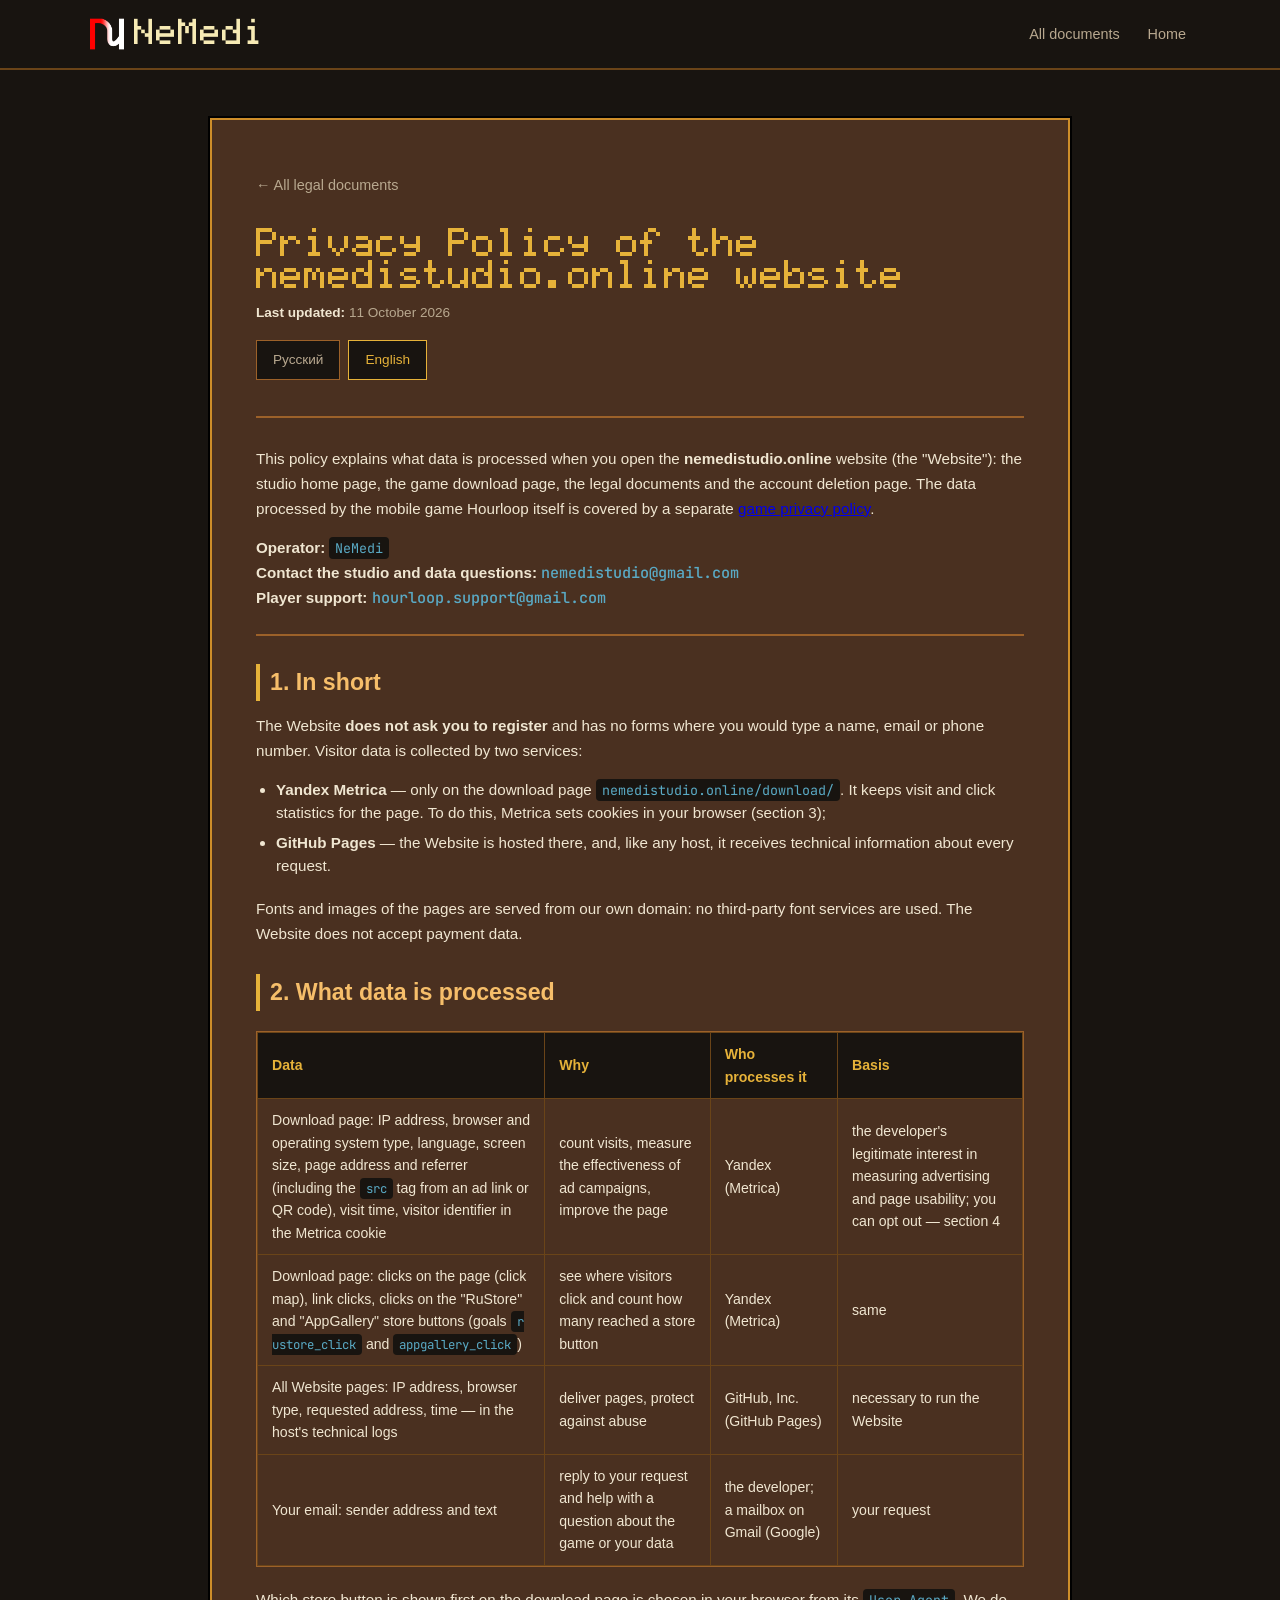
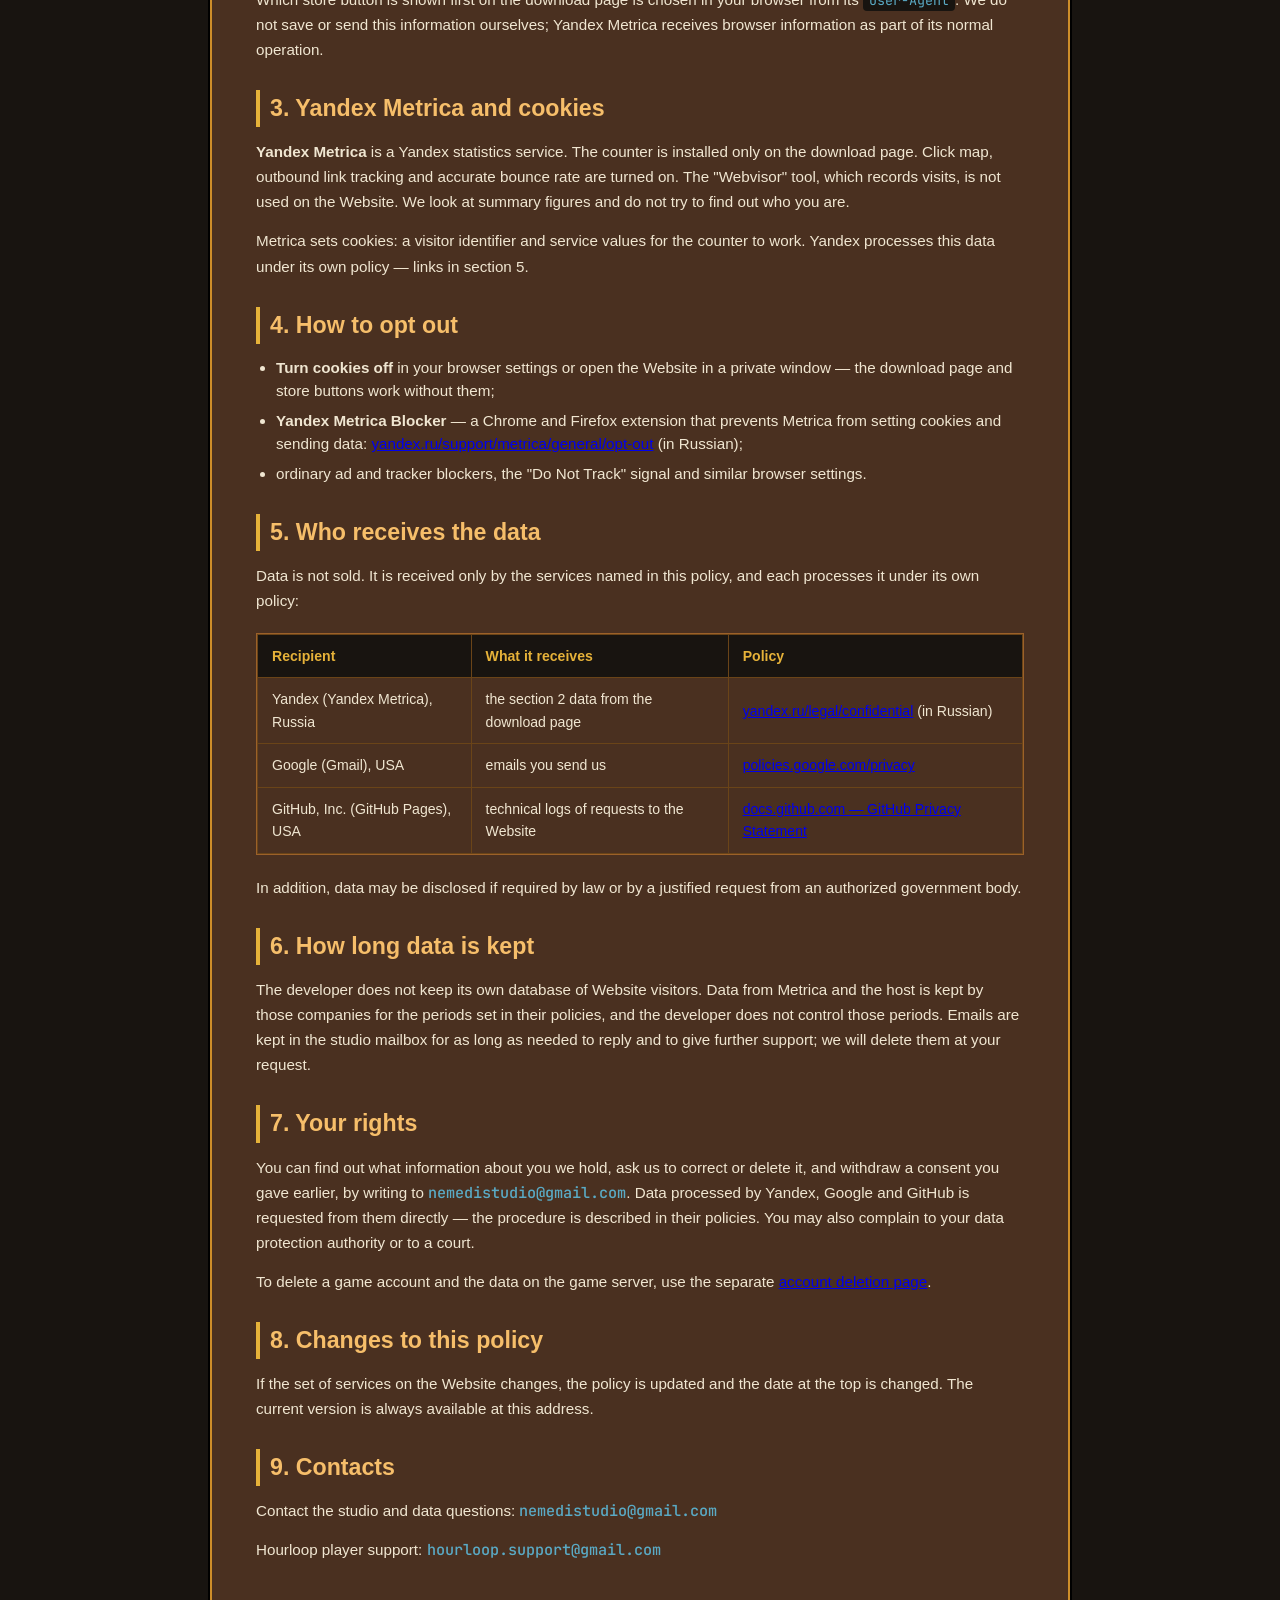
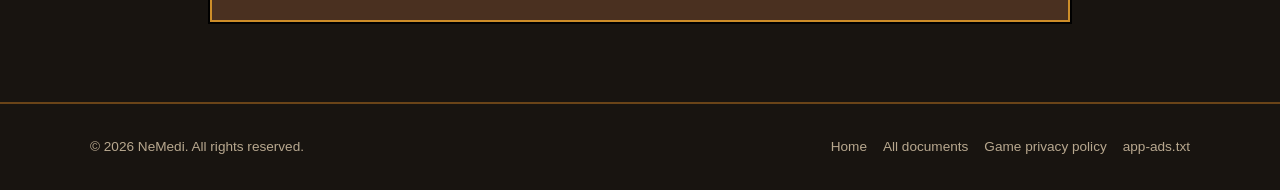
<file: hourloop/legal/privacy-site-en.html>
<!DOCTYPE html>
<html lang="en">
<head>
  <meta charset="UTF-8">
  <meta name="viewport" content="width=device-width, initial-scale=1.0">
  <title>Privacy Policy of the nemedistudio.online website — NeMedi</title>
  <link rel="icon" type="image/png" href="../../assets/app_icon.png">
  <link rel="stylesheet" href="../../style.css">
  <link rel="stylesheet" href="../../brand.css">
  <link rel="stylesheet" href="../game.css">
</head>
<body>

  <header>
    <div class="container nav-wrap">
      <a href="../../index.html" class="brand">
        <img src="../../assets/nemedi_mark.png" alt="" class="brand-mark">
        <span class="brand-name">NeMedi</span>
      </a>
      <nav>
        <ul class="nav-links">
          <li><a href="index.html">All documents</a></li>
          <li><a href="../../index.html">Home</a></li>
        </ul>
      </nav>
    </div>
  </header>

  <div class="container">
    <div class="legal-wrapper">
      <a href="index.html" class="back-link">← All legal documents</a>

      <div class="legal-header">
        <h1>Privacy Policy of the nemedistudio.online website</h1>
        <div class="legal-meta">
          <span><strong>Last updated:</strong> 11 October 2026</span>
        </div>
        <div class="lang-switch">
          <a href="privacy-site-ru.html" class="lang-btn">Русский</a>
          <a href="privacy-site-en.html" class="lang-btn active">English</a>
        </div>
      </div>

      <div class="legal-body">
        <p>This policy explains what data is processed when you open the <strong>nemedistudio.online</strong> website (the "Website"): the studio home page, the game download page, the legal documents and the account deletion page. The data processed by the mobile game Hourloop itself is covered by a separate <a href="privacy-en.html">game privacy policy</a>.</p>
        <p><strong>Operator:</strong> <code>NeMedi</code><br>
        <strong>Contact the studio and data questions:</strong> <a href="mailto:nemedistudio@gmail.com" class="contact-email">nemedistudio@gmail.com</a><br>
        <strong>Player support:</strong> <a href="mailto:hourloop.support@gmail.com" class="contact-email">hourloop.support@gmail.com</a></p>

        <hr class="hl-rule">

        <h2>1. In short</h2>
        <p>The Website <strong>does not ask you to register</strong> and has no forms where you would type a name, email or phone number. Visitor data is collected by two services:</p>
        <ul>
          <li><strong>Yandex Metrica</strong> — only on the download page <code>nemedistudio.online/download/</code>. It keeps visit and click statistics for the page. To do this, Metrica sets cookies in your browser (section 3);</li>
          <li><strong>GitHub Pages</strong> — the Website is hosted there, and, like any host, it receives technical information about every request.</li>
        </ul>
        <p>Fonts and images of the pages are served from our own domain: no third-party font services are used. The Website does not accept payment data.</p>

        <h2>2. What data is processed</h2>

        <div class="table-responsive">
        <table>
          <thead>
            <tr>
              <th>Data</th>
              <th>Why</th>
              <th>Who processes it</th>
              <th>Basis</th>
            </tr>
          </thead>
          <tbody>
            <tr>
              <td>Download page: IP address, browser and operating system type, language, screen size, page address and referrer (including the <code>src</code> tag from an ad link or QR code), visit time, visitor identifier in the Metrica cookie</td>
              <td>count visits, measure the effectiveness of ad campaigns, improve the page</td>
              <td>Yandex (Metrica)</td>
              <td>the developer's legitimate interest in measuring advertising and page usability; you can opt out — section 4</td>
            </tr>
            <tr>
              <td>Download page: clicks on the page (click map), link clicks, clicks on the "RuStore" and "AppGallery" store buttons (goals <code>rustore_click</code> and <code>appgallery_click</code>)</td>
              <td>see where visitors click and count how many reached a store button</td>
              <td>Yandex (Metrica)</td>
              <td>same</td>
            </tr>
            <tr>
              <td>All Website pages: IP address, browser type, requested address, time — in the host's technical logs</td>
              <td>deliver pages, protect against abuse</td>
              <td>GitHub, Inc. (GitHub Pages)</td>
              <td>necessary to run the Website</td>
            </tr>
            <tr>
              <td>Your email: sender address and text</td>
              <td>reply to your request and help with a question about the game or your data</td>
              <td>the developer; a mailbox on Gmail (Google)</td>
              <td>your request</td>
            </tr>
          </tbody>
        </table>
        </div>

        <p>Which store button is shown first on the download page is chosen in your browser from its <code>User-Agent</code>. We do not save or send this information ourselves; Yandex Metrica receives browser information as part of its normal operation.</p>

        <h2>3. Yandex Metrica and cookies</h2>
        <p><strong>Yandex Metrica</strong> is a Yandex statistics service. The counter is installed only on the download page. Click map, outbound link tracking and accurate bounce rate are turned on. The "Webvisor" tool, which records visits, is not used on the Website. We look at summary figures and do not try to find out who you are.</p>
        <p>Metrica sets cookies: a visitor identifier and service values for the counter to work. Yandex processes this data under its own policy — links in section 5.</p>

        <h2>4. How to opt out</h2>
        <ul>
          <li><strong>Turn cookies off</strong> in your browser settings or open the Website in a private window — the download page and store buttons work without them;</li>
          <li><strong>Yandex Metrica Blocker</strong> — a Chrome and Firefox extension that prevents Metrica from setting cookies and sending data: <a href="https://yandex.ru/support/metrica/ru/general/opt-out" target="_blank" rel="noopener">yandex.ru/support/metrica/general/opt-out</a> (in Russian);</li>
          <li>ordinary ad and tracker blockers, the "Do Not Track" signal and similar browser settings.</li>
        </ul>

        <h2>5. Who receives the data</h2>
        <p>Data is not sold. It is received only by the services named in this policy, and each processes it under its own policy:</p>

        <div class="table-responsive">
        <table>
          <thead>
            <tr>
              <th>Recipient</th>
              <th>What it receives</th>
              <th>Policy</th>
            </tr>
          </thead>
          <tbody>
            <tr>
              <td>Yandex (Yandex Metrica), Russia</td>
              <td>the section 2 data from the download page</td>
              <td><a href="https://yandex.ru/legal/confidential/" target="_blank" rel="noopener">yandex.ru/legal/confidential</a> (in Russian)</td>
            </tr>
            <tr>
              <td>Google (Gmail), USA</td>
              <td>emails you send us</td>
              <td><a href="https://policies.google.com/privacy" target="_blank" rel="noopener">policies.google.com/privacy</a></td>
            </tr>
            <tr>
              <td>GitHub, Inc. (GitHub Pages), USA</td>
              <td>technical logs of requests to the Website</td>
              <td><a href="https://docs.github.com/site-policy/privacy-policies/github-general-privacy-statement" target="_blank" rel="noopener">docs.github.com — GitHub Privacy Statement</a></td>
            </tr>
          </tbody>
        </table>
        </div>

        <p>In addition, data may be disclosed if required by law or by a justified request from an authorized government body.</p>

        <h2>6. How long data is kept</h2>
        <p>The developer does not keep its own database of Website visitors. Data from Metrica and the host is kept by those companies for the periods set in their policies, and the developer does not control those periods. Emails are kept in the studio mailbox for as long as needed to reply and to give further support; we will delete them at your request.</p>

        <h2>7. Your rights</h2>
        <p>You can find out what information about you we hold, ask us to correct or delete it, and withdraw a consent you gave earlier, by writing to <a href="mailto:nemedistudio@gmail.com" class="contact-email">nemedistudio@gmail.com</a>. Data processed by Yandex, Google and GitHub is requested from them directly — the procedure is described in their policies. You may also complain to your data protection authority or to a court.</p>
        <p>To delete a game account and the data on the game server, use the separate <a href="delete-account-en.html">account deletion page</a>.</p>

        <h2>8. Changes to this policy</h2>
        <p>If the set of services on the Website changes, the policy is updated and the date at the top is changed. The current version is always available at this address.</p>

        <h2>9. Contacts</h2>
        <p>Contact the studio and data questions: <a href="mailto:nemedistudio@gmail.com" class="contact-email">nemedistudio@gmail.com</a></p>
        <p>Hourloop player support: <a href="mailto:hourloop.support@gmail.com" class="contact-email">hourloop.support@gmail.com</a></p>
      </div>
    </div>
  </div>

  <footer>
    <div class="container footer-content">
      <div class="footer-copy">© 2026 NeMedi. All rights reserved.</div>
      <div class="footer-links">
        <a href="../../index.html">Home</a>
        <a href="index.html">All documents</a>
        <a href="privacy-en.html">Game privacy policy</a>
        <a href="../../app-ads.txt">app-ads.txt</a>
      </div>
    </div>
  </footer>

</body>
</html>
</file>
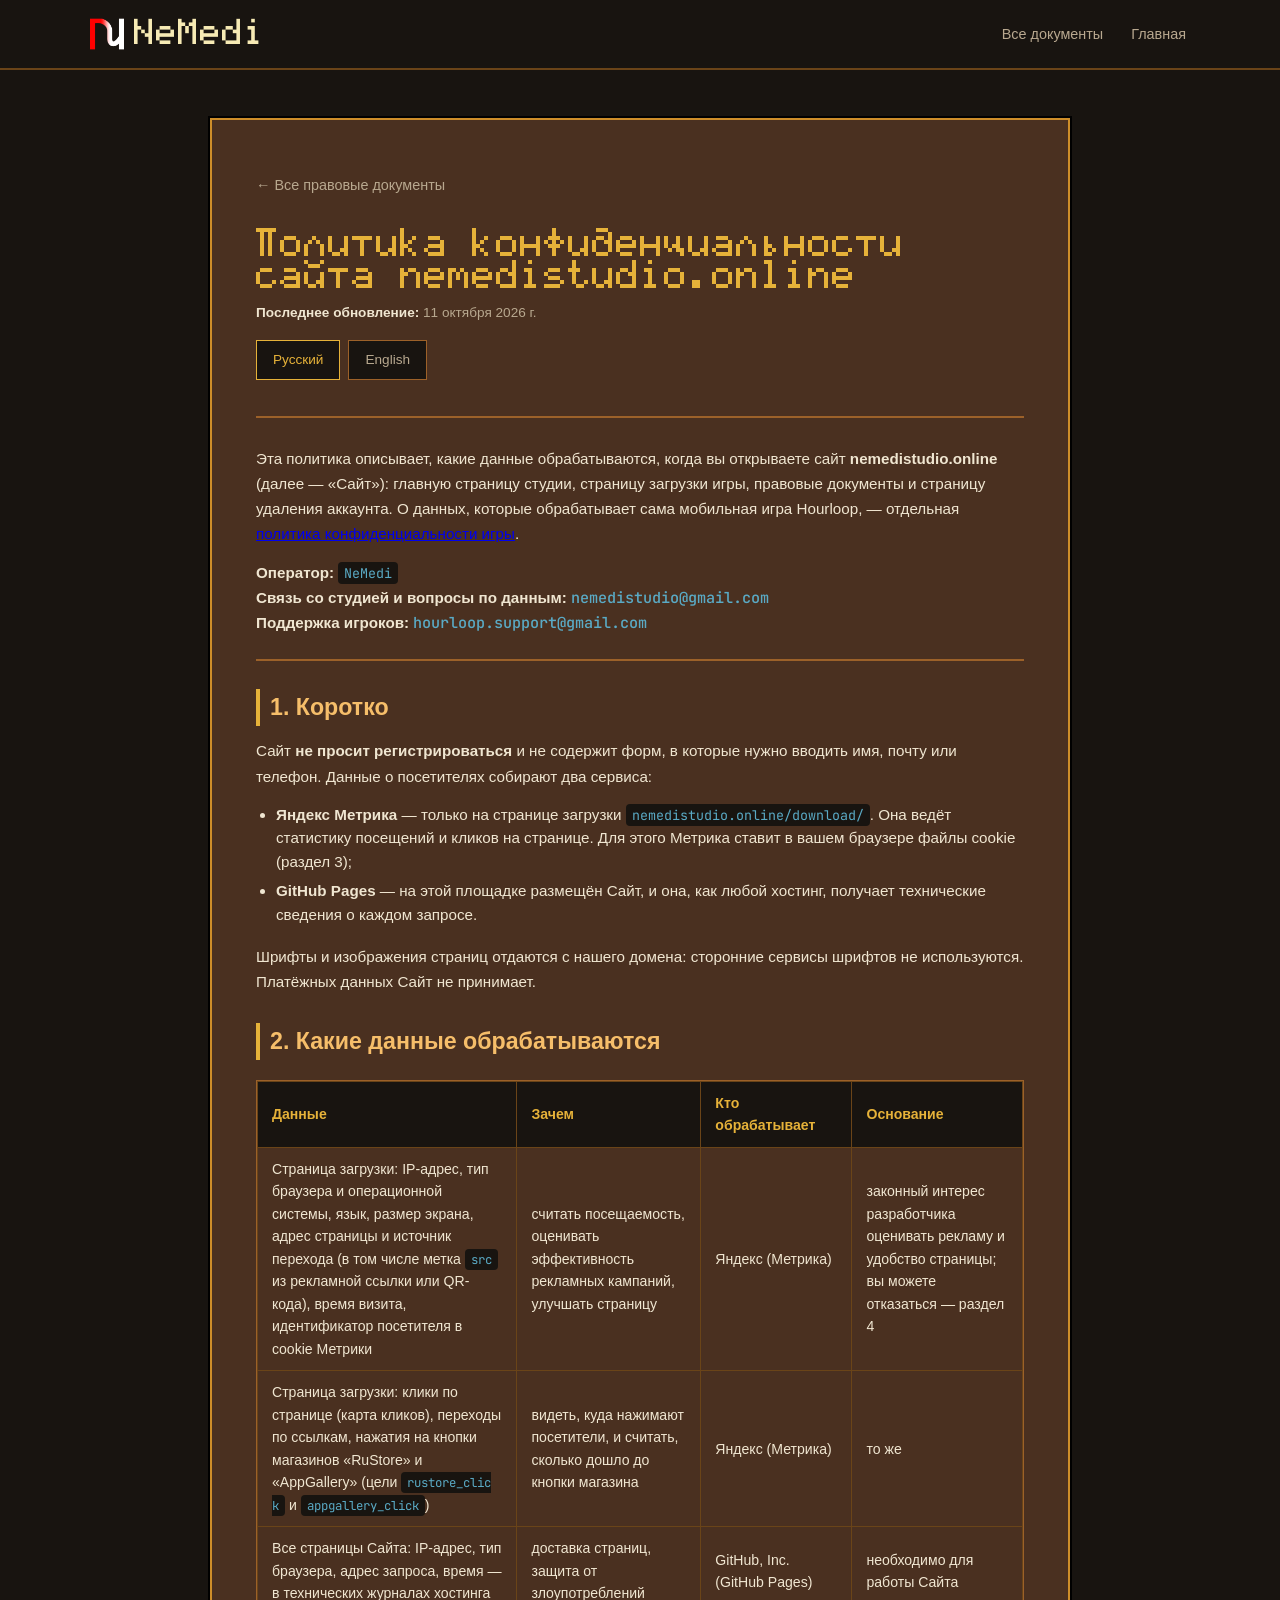
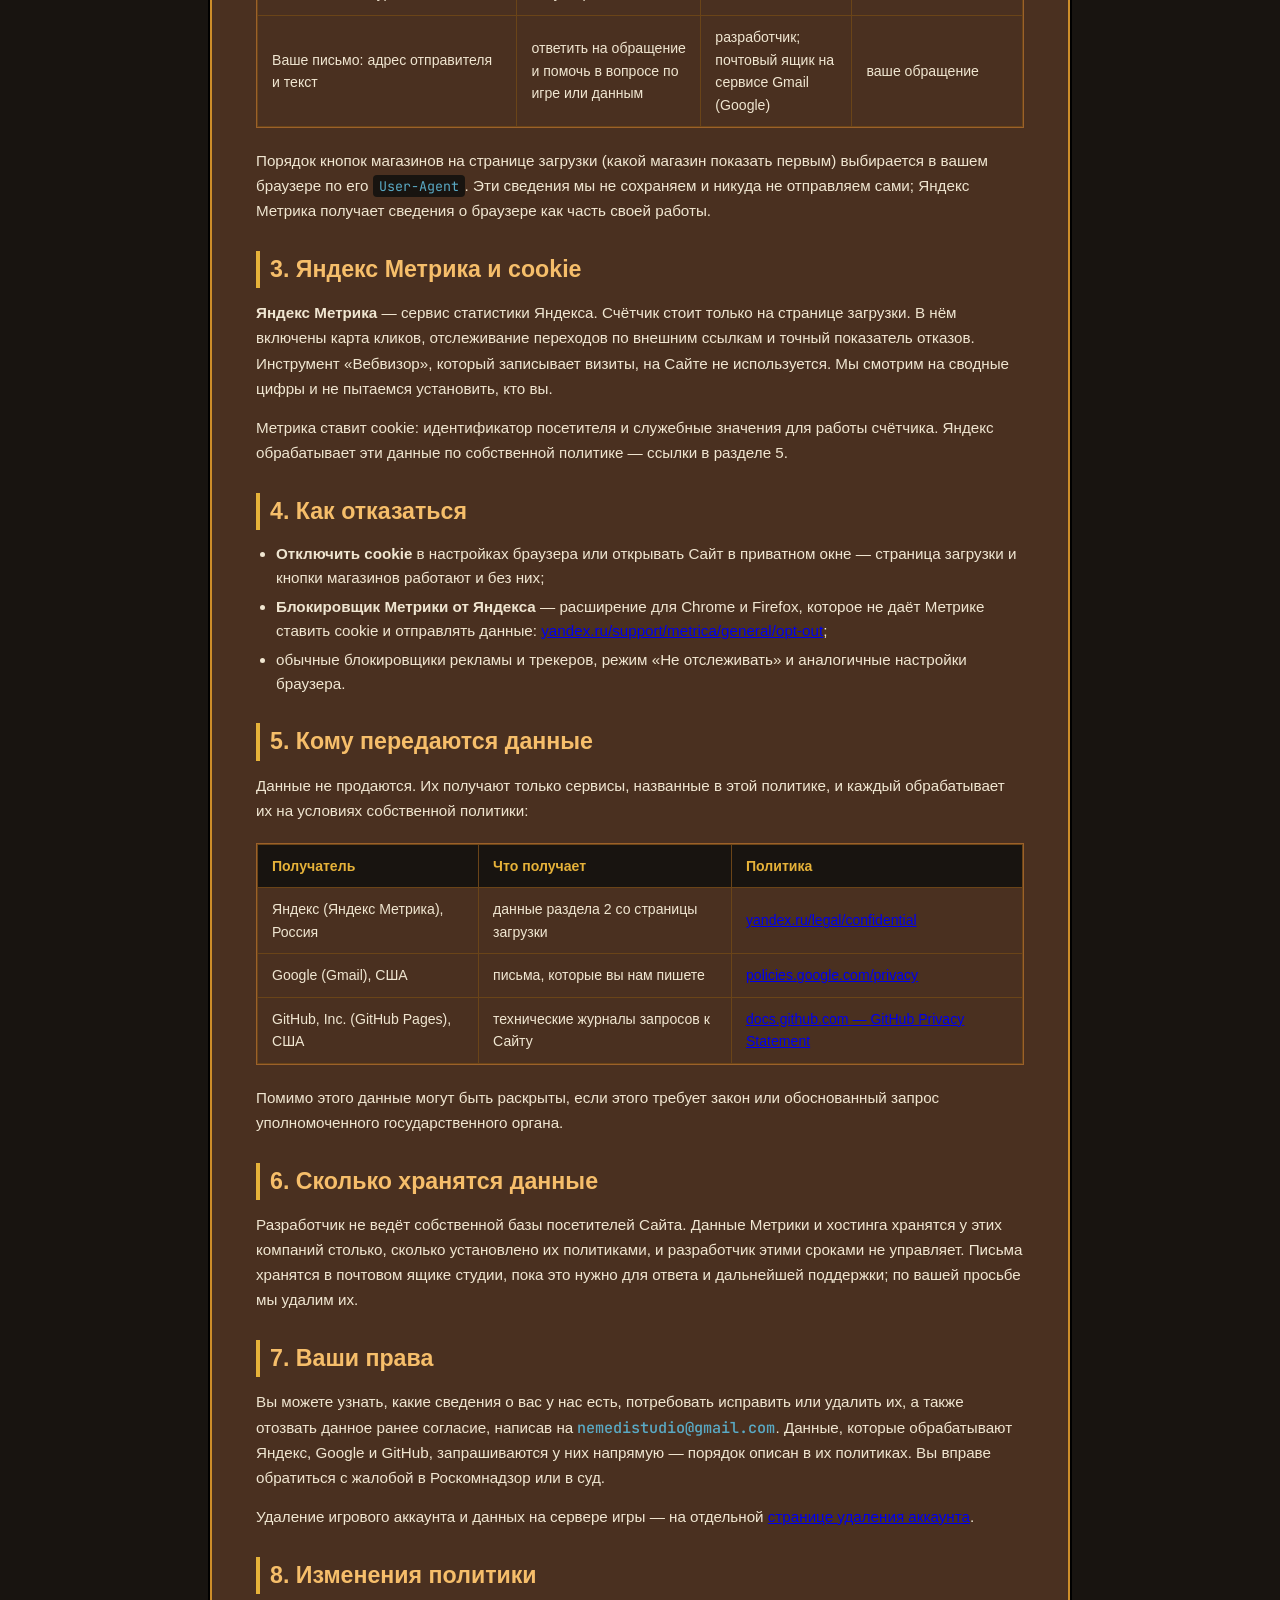
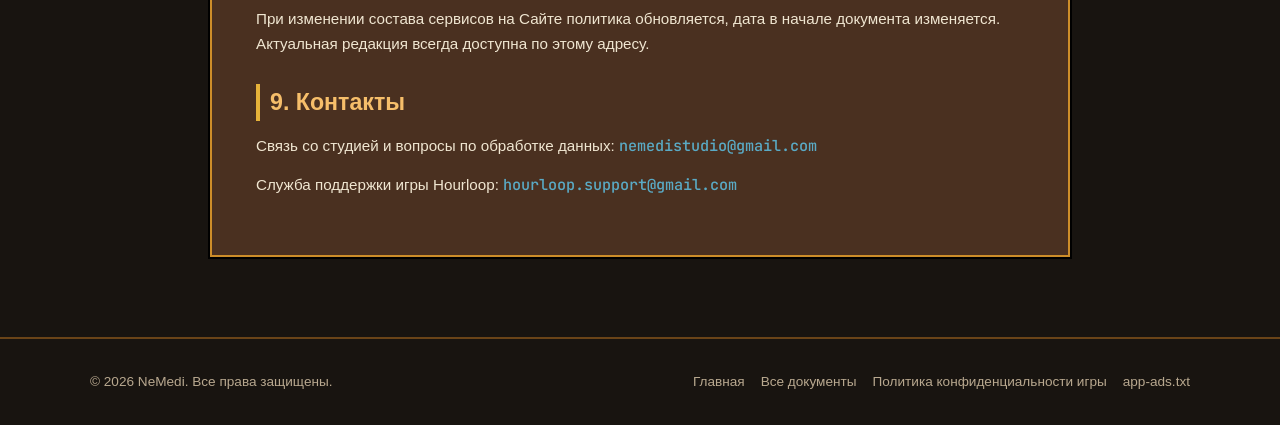
<file: hourloop/legal/privacy-site-ru.html>
<!DOCTYPE html>
<html lang="ru">
<head>
  <meta charset="UTF-8">
  <meta name="viewport" content="width=device-width, initial-scale=1.0">
  <title>Политика конфиденциальности сайта nemedistudio.online — NeMedi</title>
  <link rel="icon" type="image/png" href="../../assets/app_icon.png">
  <link rel="stylesheet" href="../../style.css">
  <link rel="stylesheet" href="../../brand.css">
  <link rel="stylesheet" href="../game.css">
</head>
<body>

  <header>
    <div class="container nav-wrap">
      <a href="../../index.html" class="brand">
        <img src="../../assets/nemedi_mark.png" alt="" class="brand-mark">
        <span class="brand-name">NeMedi</span>
      </a>
      <nav>
        <ul class="nav-links">
          <li><a href="index.html">Все документы</a></li>
          <li><a href="../../index.html">Главная</a></li>
        </ul>
      </nav>
    </div>
  </header>

  <div class="container">
    <div class="legal-wrapper">
      <a href="index.html" class="back-link">← Все правовые документы</a>

      <div class="legal-header">
        <h1>Политика конфиденциальности сайта nemedistudio.online</h1>
        <div class="legal-meta">
          <span><strong>Последнее обновление:</strong> 11 октября 2026 г.</span>
        </div>
        <div class="lang-switch">
          <a href="privacy-site-ru.html" class="lang-btn active">Русский</a>
          <a href="privacy-site-en.html" class="lang-btn">English</a>
        </div>
      </div>

      <div class="legal-body">
        <p>Эта политика описывает, какие данные обрабатываются, когда вы открываете сайт <strong>nemedistudio.online</strong> (далее — «Сайт»): главную страницу студии, страницу загрузки игры, правовые документы и страницу удаления аккаунта. О данных, которые обрабатывает сама мобильная игра Hourloop, — отдельная <a href="privacy-ru.html">политика конфиденциальности игры</a>.</p>
        <p><strong>Оператор:</strong> <code>NeMedi</code><br>
        <strong>Связь со студией и вопросы по данным:</strong> <a href="mailto:nemedistudio@gmail.com" class="contact-email">nemedistudio@gmail.com</a><br>
        <strong>Поддержка игроков:</strong> <a href="mailto:hourloop.support@gmail.com" class="contact-email">hourloop.support@gmail.com</a></p>

        <hr class="hl-rule">

        <h2>1. Коротко</h2>
        <p>Сайт <strong>не просит регистрироваться</strong> и не содержит форм, в которые нужно вводить имя, почту или телефон. Данные о посетителях собирают два сервиса:</p>
        <ul>
          <li><strong>Яндекс Метрика</strong> — только на странице загрузки <code>nemedistudio.online/download/</code>. Она ведёт статистику посещений и кликов на странице. Для этого Метрика ставит в вашем браузере файлы cookie (раздел 3);</li>
          <li><strong>GitHub Pages</strong> — на этой площадке размещён Сайт, и она, как любой хостинг, получает технические сведения о каждом запросе.</li>
        </ul>
        <p>Шрифты и изображения страниц отдаются с нашего домена: сторонние сервисы шрифтов не используются. Платёжных данных Сайт не принимает.</p>

        <h2>2. Какие данные обрабатываются</h2>

        <div class="table-responsive">
        <table>
          <thead>
            <tr>
              <th>Данные</th>
              <th>Зачем</th>
              <th>Кто обрабатывает</th>
              <th>Основание</th>
            </tr>
          </thead>
          <tbody>
            <tr>
              <td>Страница загрузки: IP-адрес, тип браузера и операционной системы, язык, размер экрана, адрес страницы и источник перехода (в том числе метка <code>src</code> из рекламной ссылки или QR-кода), время визита, идентификатор посетителя в cookie Метрики</td>
              <td>считать посещаемость, оценивать эффективность рекламных кампаний, улучшать страницу</td>
              <td>Яндекс (Метрика)</td>
              <td>законный интерес разработчика оценивать рекламу и удобство страницы; вы можете отказаться — раздел 4</td>
            </tr>
            <tr>
              <td>Страница загрузки: клики по странице (карта кликов), переходы по ссылкам, нажатия на кнопки магазинов «RuStore» и «AppGallery» (цели <code>rustore_click</code> и <code>appgallery_click</code>)</td>
              <td>видеть, куда нажимают посетители, и считать, сколько дошло до кнопки магазина</td>
              <td>Яндекс (Метрика)</td>
              <td>то же</td>
            </tr>
            <tr>
              <td>Все страницы Сайта: IP-адрес, тип браузера, адрес запроса, время — в технических журналах хостинга</td>
              <td>доставка страниц, защита от злоупотреблений</td>
              <td>GitHub, Inc. (GitHub Pages)</td>
              <td>необходимо для работы Сайта</td>
            </tr>
            <tr>
              <td>Ваше письмо: адрес отправителя и текст</td>
              <td>ответить на обращение и помочь в вопросе по игре или данным</td>
              <td>разработчик; почтовый ящик на сервисе Gmail (Google)</td>
              <td>ваше обращение</td>
            </tr>
          </tbody>
        </table>
        </div>

        <p>Порядок кнопок магазинов на странице загрузки (какой магазин показать первым) выбирается в вашем браузере по его <code>User-Agent</code>. Эти сведения мы не сохраняем и никуда не отправляем сами; Яндекс Метрика получает сведения о браузере как часть своей работы.</p>

        <h2>3. Яндекс Метрика и cookie</h2>
        <p><strong>Яндекс Метрика</strong> — сервис статистики Яндекса. Счётчик стоит только на странице загрузки. В нём включены карта кликов, отслеживание переходов по внешним ссылкам и точный показатель отказов. Инструмент «Вебвизор», который записывает визиты, на Сайте не используется. Мы смотрим на сводные цифры и не пытаемся установить, кто вы.</p>
        <p>Метрика ставит cookie: идентификатор посетителя и служебные значения для работы счётчика. Яндекс обрабатывает эти данные по собственной политике — ссылки в разделе 5.</p>

        <h2>4. Как отказаться</h2>
        <ul>
          <li><strong>Отключить cookie</strong> в настройках браузера или открывать Сайт в приватном окне — страница загрузки и кнопки магазинов работают и без них;</li>
          <li><strong>Блокировщик Метрики от Яндекса</strong> — расширение для Chrome и Firefox, которое не даёт Метрике ставить cookie и отправлять данные: <a href="https://yandex.ru/support/metrica/ru/general/opt-out" target="_blank" rel="noopener">yandex.ru/support/metrica/general/opt-out</a>;</li>
          <li>обычные блокировщики рекламы и трекеров, режим «Не отслеживать» и аналогичные настройки браузера.</li>
        </ul>

        <h2>5. Кому передаются данные</h2>
        <p>Данные не продаются. Их получают только сервисы, названные в этой политике, и каждый обрабатывает их на условиях собственной политики:</p>

        <div class="table-responsive">
        <table>
          <thead>
            <tr>
              <th>Получатель</th>
              <th>Что получает</th>
              <th>Политика</th>
            </tr>
          </thead>
          <tbody>
            <tr>
              <td>Яндекс (Яндекс Метрика), Россия</td>
              <td>данные раздела 2 со страницы загрузки</td>
              <td><a href="https://yandex.ru/legal/confidential/" target="_blank" rel="noopener">yandex.ru/legal/confidential</a></td>
            </tr>
            <tr>
              <td>Google (Gmail), США</td>
              <td>письма, которые вы нам пишете</td>
              <td><a href="https://policies.google.com/privacy" target="_blank" rel="noopener">policies.google.com/privacy</a></td>
            </tr>
            <tr>
              <td>GitHub, Inc. (GitHub Pages), США</td>
              <td>технические журналы запросов к Сайту</td>
              <td><a href="https://docs.github.com/site-policy/privacy-policies/github-general-privacy-statement" target="_blank" rel="noopener">docs.github.com — GitHub Privacy Statement</a></td>
            </tr>
          </tbody>
        </table>
        </div>

        <p>Помимо этого данные могут быть раскрыты, если этого требует закон или обоснованный запрос уполномоченного государственного органа.</p>

        <h2>6. Сколько хранятся данные</h2>
        <p>Разработчик не ведёт собственной базы посетителей Сайта. Данные Метрики и хостинга хранятся у этих компаний столько, сколько установлено их политиками, и разработчик этими сроками не управляет. Письма хранятся в почтовом ящике студии, пока это нужно для ответа и дальнейшей поддержки; по вашей просьбе мы удалим их.</p>

        <h2>7. Ваши права</h2>
        <p>Вы можете узнать, какие сведения о вас у нас есть, потребовать исправить или удалить их, а также отозвать данное ранее согласие, написав на <a href="mailto:nemedistudio@gmail.com" class="contact-email">nemedistudio@gmail.com</a>. Данные, которые обрабатывают Яндекс, Google и GitHub, запрашиваются у них напрямую — порядок описан в их политиках. Вы вправе обратиться с жалобой в Роскомнадзор или в суд.</p>
        <p>Удаление игрового аккаунта и данных на сервере игры — на отдельной <a href="delete-account-ru.html">странице удаления аккаунта</a>.</p>

        <h2>8. Изменения политики</h2>
        <p>При изменении состава сервисов на Сайте политика обновляется, дата в начале документа изменяется. Актуальная редакция всегда доступна по этому адресу.</p>

        <h2>9. Контакты</h2>
        <p>Связь со студией и вопросы по обработке данных: <a href="mailto:nemedistudio@gmail.com" class="contact-email">nemedistudio@gmail.com</a></p>
        <p>Служба поддержки игры Hourloop: <a href="mailto:hourloop.support@gmail.com" class="contact-email">hourloop.support@gmail.com</a></p>
      </div>
    </div>
  </div>

  <footer>
    <div class="container footer-content">
      <div class="footer-copy">© 2026 NeMedi. Все права защищены.</div>
      <div class="footer-links">
        <a href="../../index.html">Главная</a>
        <a href="index.html">Все документы</a>
        <a href="privacy-ru.html">Политика конфиденциальности игры</a>
        <a href="../../app-ads.txt">app-ads.txt</a>
      </div>
    </div>
  </footer>

</body>
</html>
</file>
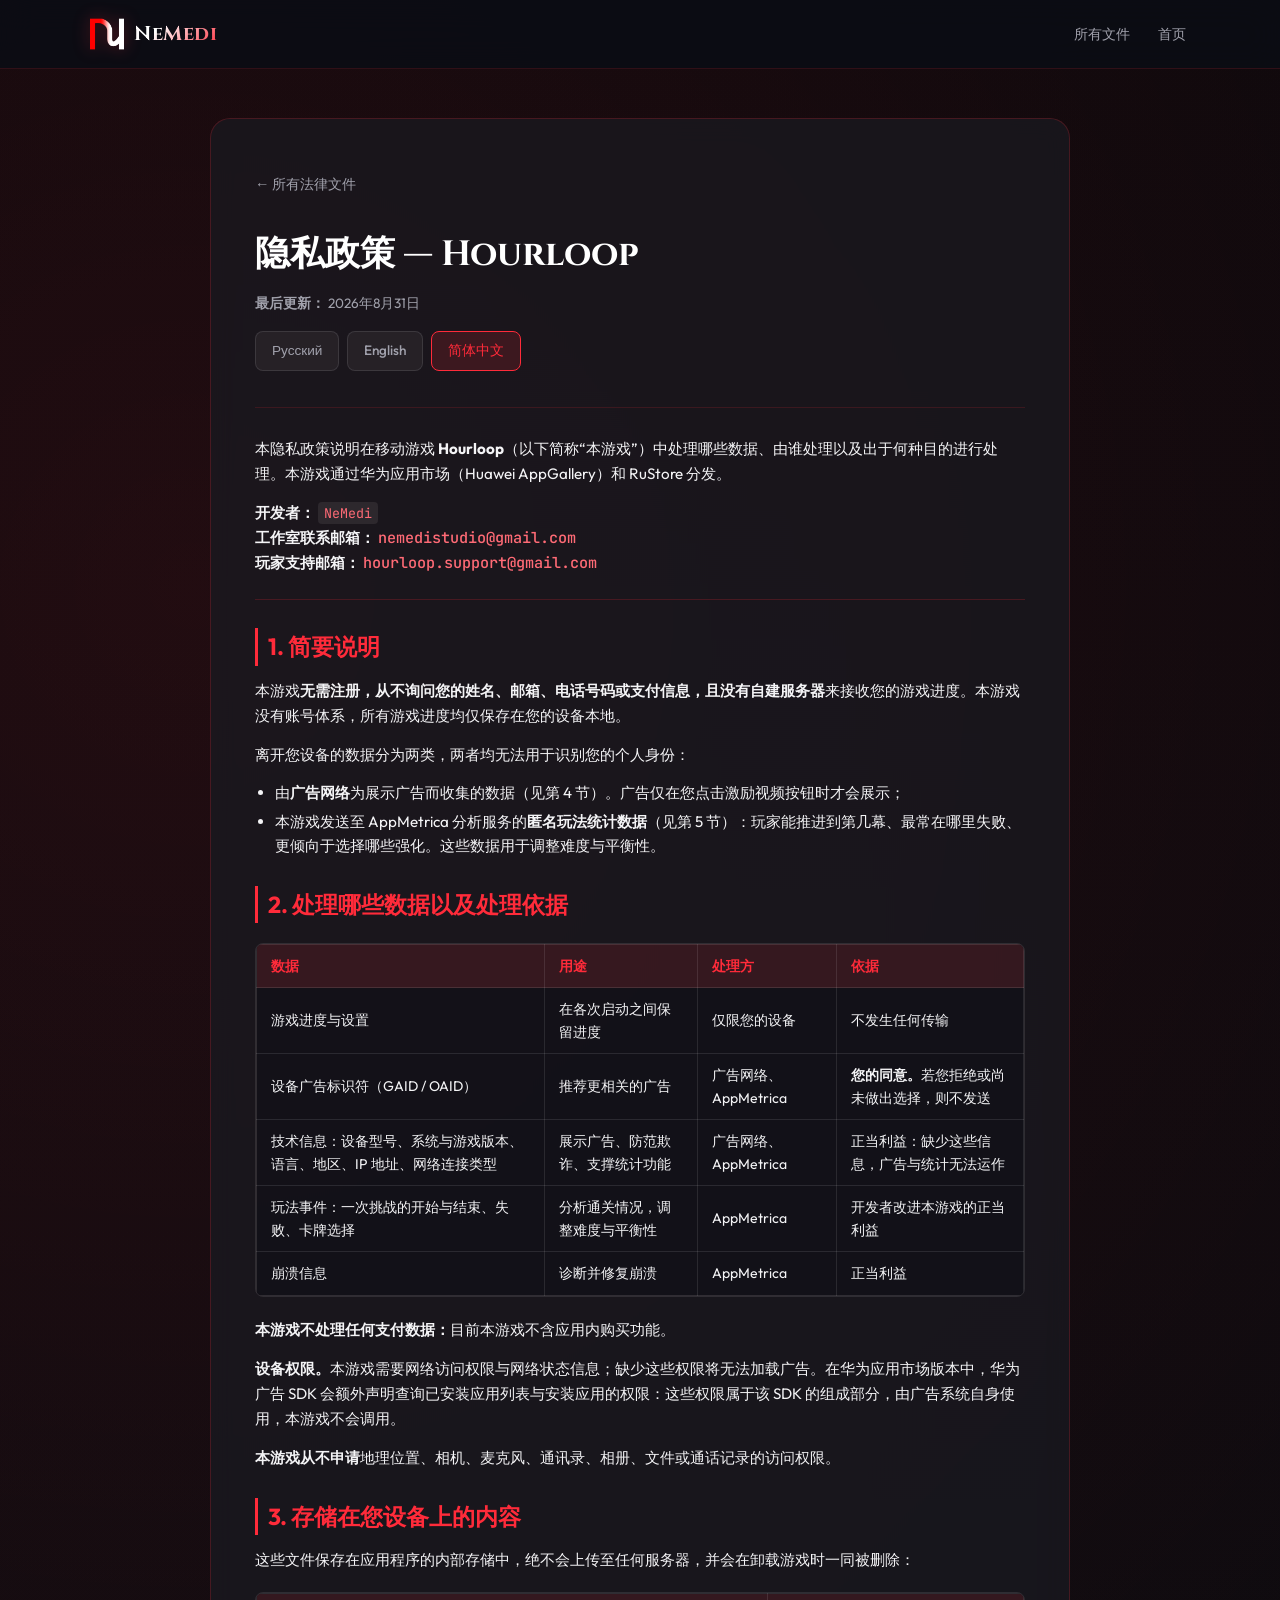
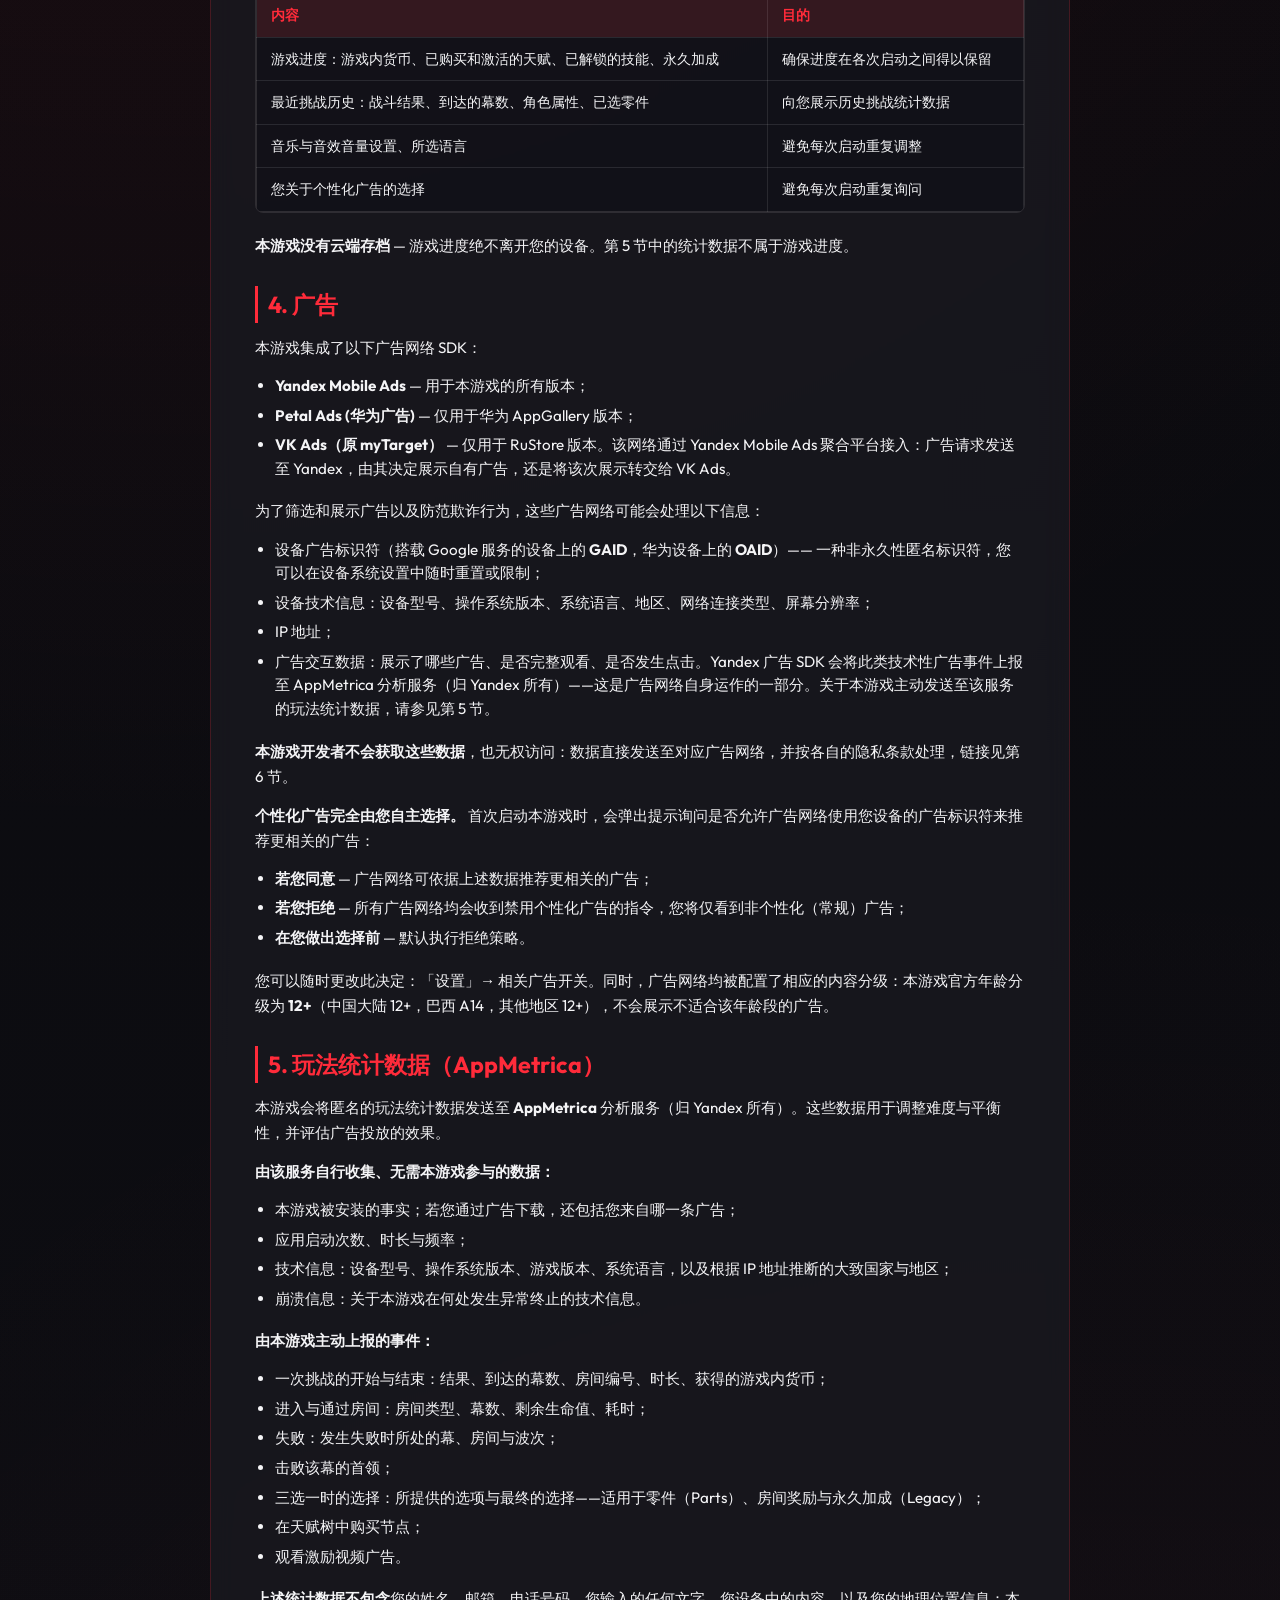
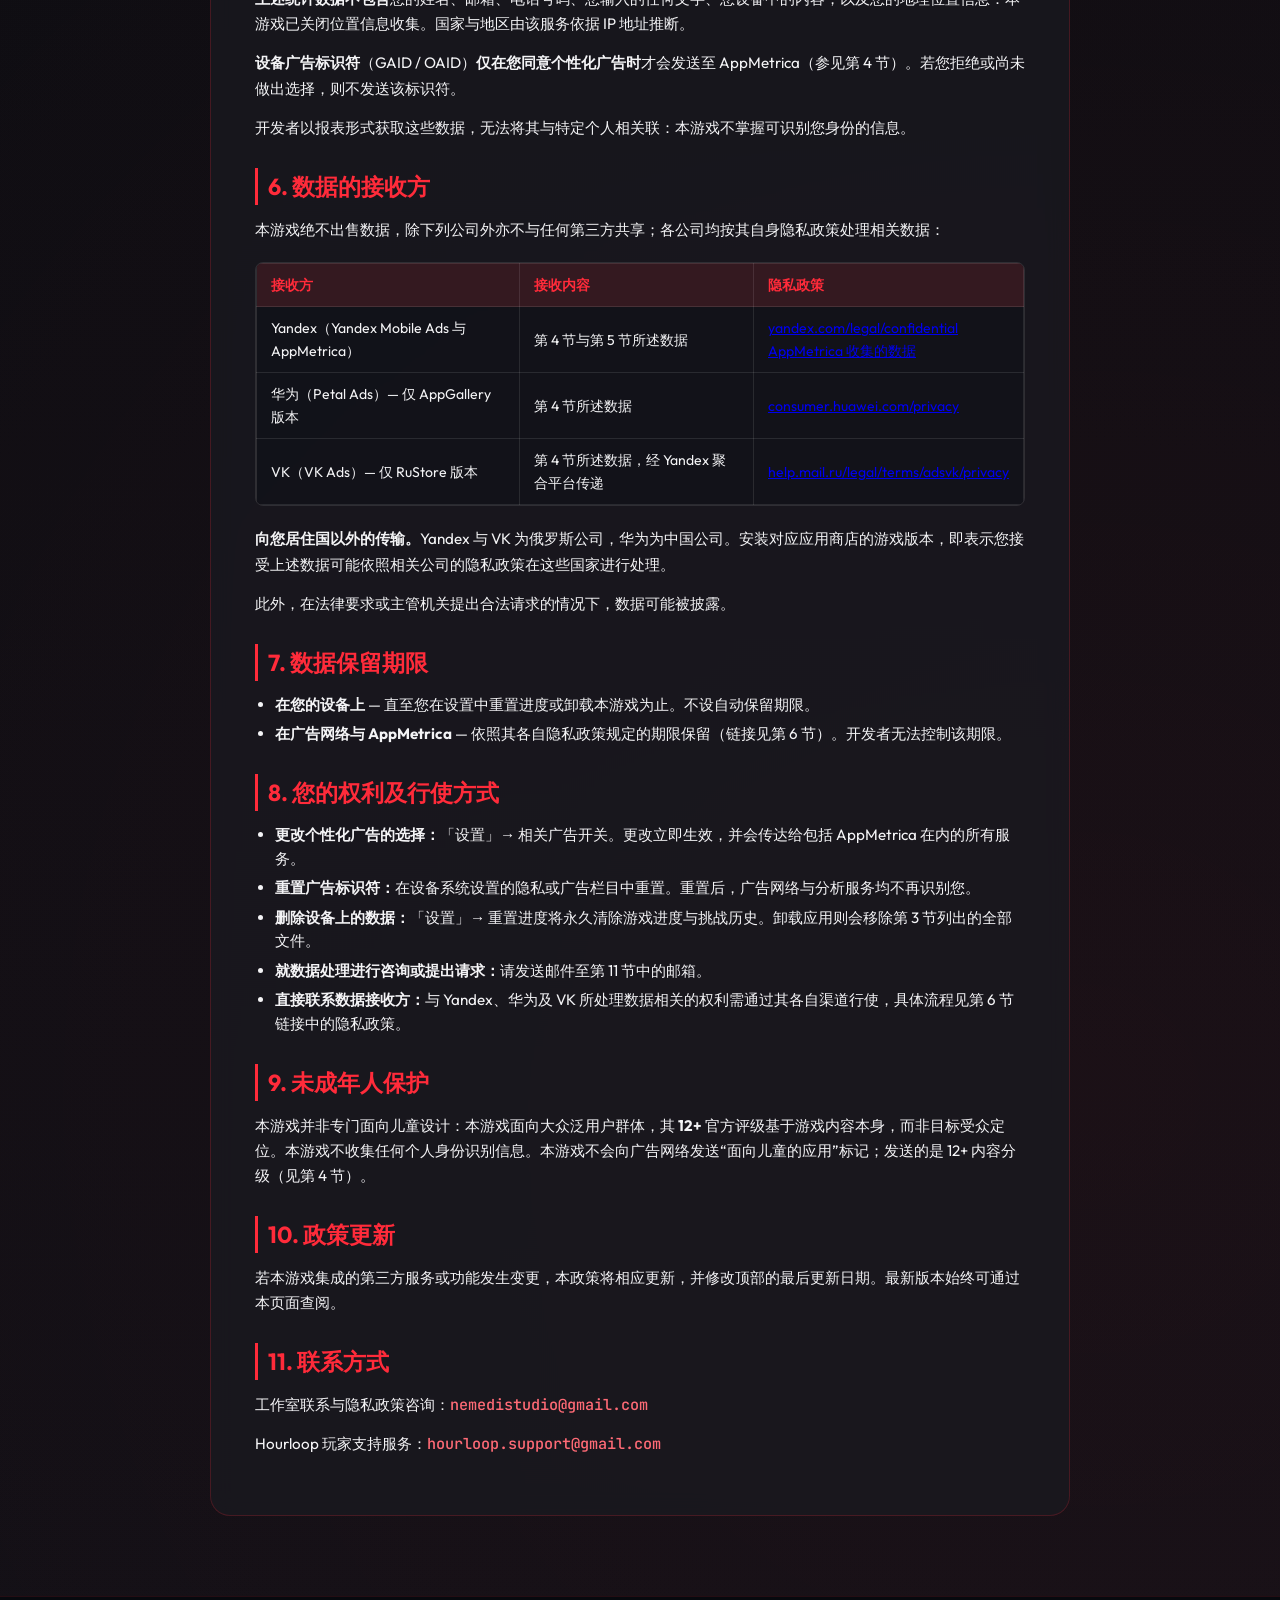
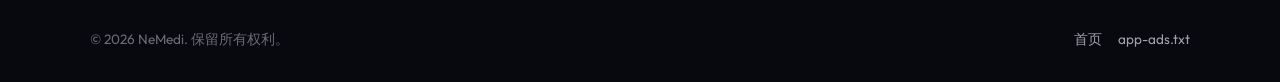
<file: hourloop/legal/privacy-zh.html>
<!DOCTYPE html>
<html lang="zh-CN">
<head>
  <meta charset="UTF-8">
  <meta name="viewport" content="width=device-width, initial-scale=1.0">
  <title>隐私政策 — Hourloop by NeMedi</title>
  <link rel="icon" type="image/png" href="../../assets/app_icon.png">
  <link rel="stylesheet" href="../../style.css">
</head>
<body>

  <header>
    <div class="container nav-wrap">
      <a href="../../index.html" class="brand">
        <img src="../../assets/nemedi_mark.png" alt="" class="brand-mark">
        <span class="brand-name">NeMedi</span>
      </a>
      <nav>
        <ul class="nav-links">
          <li><a href="index.html">所有文件</a></li>
          <li><a href="../../index.html">首页</a></li>
        </ul>
      </nav>
    </div>
  </header>

  <div class="container">
    <div class="legal-wrapper">
      <a href="index.html" class="back-link">← 所有法律文件</a>
      
      <div class="legal-header">
        <h1>隐私政策 — Hourloop</h1>
        <div class="legal-meta">
          <span><strong>最后更新：</strong> 2026年8月31日</span>
        </div>
        <div class="lang-switch">
          <a href="privacy-ru.html" class="lang-btn">Русский</a>
          <a href="privacy-en.html" class="lang-btn">English</a>
          <a href="privacy-zh.html" class="lang-btn active">简体中文</a>
        </div>
      </div>

      <div class="legal-body">
        <p>本隐私政策说明在移动游戏 <strong>Hourloop</strong>（以下简称“本游戏”）中处理哪些数据、由谁处理以及出于何种目的进行处理。本游戏通过华为应用市场（Huawei AppGallery）和 RuStore 分发。</p>
        <p><strong>开发者：</strong> <code>NeMedi</code><br>
        <strong>工作室联系邮箱：</strong> <a href="mailto:nemedistudio@gmail.com" class="contact-email">nemedistudio@gmail.com</a><br>
        <strong>玩家支持邮箱：</strong> <a href="mailto:hourloop.support@gmail.com" class="contact-email">hourloop.support@gmail.com</a></p>

        <hr style="border: 0; border-top: 1px solid rgba(255, 43, 58, 0.2); margin: 24px 0;">

        <h2>1. 简要说明</h2>
        <p>本游戏<strong>无需注册，从不询问您的姓名、邮箱、电话号码或支付信息，且没有自建服务器</strong>来接收您的游戏进度。本游戏没有账号体系，所有游戏进度均仅保存在您的设备本地。</p>
        <p>离开您设备的数据分为两类，两者均无法用于识别您的个人身份：</p>
        <ul>
          <li>由<strong>广告网络</strong>为展示广告而收集的数据（见第 4 节）。广告仅在您点击激励视频按钮时才会展示；</li>
          <li>本游戏发送至 AppMetrica 分析服务的<strong>匿名玩法统计数据</strong>（见第 5 节）：玩家能推进到第几幕、最常在哪里失败、更倾向于选择哪些强化。这些数据用于调整难度与平衡性。</li>
        </ul>

        <h2>2. 处理哪些数据以及处理依据</h2>

        <div class="table-responsive">
        <table>
          <thead>
            <tr>
              <th>数据</th>
              <th>用途</th>
              <th>处理方</th>
              <th>依据</th>
            </tr>
          </thead>
          <tbody>
            <tr>
              <td>游戏进度与设置</td>
              <td>在各次启动之间保留进度</td>
              <td>仅限您的设备</td>
              <td>不发生任何传输</td>
            </tr>
            <tr>
              <td>设备广告标识符（GAID / OAID）</td>
              <td>推荐更相关的广告</td>
              <td>广告网络、AppMetrica</td>
              <td><strong>您的同意。</strong>若您拒绝或尚未做出选择，则不发送</td>
            </tr>
            <tr>
              <td>技术信息：设备型号、系统与游戏版本、语言、地区、IP 地址、网络连接类型</td>
              <td>展示广告、防范欺诈、支撑统计功能</td>
              <td>广告网络、AppMetrica</td>
              <td>正当利益：缺少这些信息，广告与统计无法运作</td>
            </tr>
            <tr>
              <td>玩法事件：一次挑战的开始与结束、失败、卡牌选择</td>
              <td>分析通关情况，调整难度与平衡性</td>
              <td>AppMetrica</td>
              <td>开发者改进本游戏的正当利益</td>
            </tr>
            <tr>
              <td>崩溃信息</td>
              <td>诊断并修复崩溃</td>
              <td>AppMetrica</td>
              <td>正当利益</td>
            </tr>
          </tbody>
        </table>
        </div>

        <p><strong>本游戏不处理任何支付数据：</strong>目前本游戏不含应用内购买功能。</p>

        <p><strong>设备权限。</strong>本游戏需要网络访问权限与网络状态信息；缺少这些权限将无法加载广告。在华为应用市场版本中，华为广告 SDK 会额外声明查询已安装应用列表与安装应用的权限：这些权限属于该 SDK 的组成部分，由广告系统自身使用，本游戏不会调用。</p>

        <p><strong>本游戏从不申请</strong>地理位置、相机、麦克风、通讯录、相册、文件或通话记录的访问权限。</p>

        <h2>3. 存储在您设备上的内容</h2>
        <p>这些文件保存在应用程序的内部存储中，绝不会上传至任何服务器，并会在卸载游戏时一同被删除：</p>

        <div class="table-responsive">
        <table>
          <thead>
            <tr>
              <th>内容</th>
              <th>目的</th>
            </tr>
          </thead>
          <tbody>
            <tr>
              <td>游戏进度：游戏内货币、已购买和激活的天赋、已解锁的技能、永久加成</td>
              <td>确保进度在各次启动之间得以保留</td>
            </tr>
            <tr>
              <td>最近挑战历史：战斗结果、到达的幕数、角色属性、已选零件</td>
              <td>向您展示历史挑战统计数据</td>
            </tr>
            <tr>
              <td>音乐与音效音量设置、所选语言</td>
              <td>避免每次启动重复调整</td>
            </tr>
            <tr>
              <td>您关于个性化广告的选择</td>
              <td>避免每次启动重复询问</td>
            </tr>
          </tbody>
        </table>
        </div>

        <p><strong>本游戏没有云端存档</strong> — 游戏进度绝不离开您的设备。第 5 节中的统计数据不属于游戏进度。</p>

        <h2>4. 广告</h2>
        <p>本游戏集成了以下广告网络 SDK：</p>
        <ul>
          <li><strong>Yandex Mobile Ads</strong> — 用于本游戏的所有版本；</li>
          <li><strong>Petal Ads (华为广告)</strong> — 仅用于华为 AppGallery 版本；</li>
          <li><strong>VK Ads（原 myTarget）</strong> — 仅用于 RuStore 版本。该网络通过 Yandex Mobile Ads 聚合平台接入：广告请求发送至 Yandex，由其决定展示自有广告，还是将该次展示转交给 VK Ads。</li>
        </ul>

        <p>为了筛选和展示广告以及防范欺诈行为，这些广告网络可能会处理以下信息：</p>
        <ul>
          <li>设备广告标识符（搭载 Google 服务的设备上的 <strong>GAID</strong>，华为设备上的 <strong>OAID</strong>）—— 一种非永久性匿名标识符，您可以在设备系统设置中随时重置或限制；</li>
          <li>设备技术信息：设备型号、操作系统版本、系统语言、地区、网络连接类型、屏幕分辨率；</li>
          <li>IP 地址；</li>
          <li>广告交互数据：展示了哪些广告、是否完整观看、是否发生点击。Yandex 广告 SDK 会将此类技术性广告事件上报至 AppMetrica 分析服务（归 Yandex 所有）——这是广告网络自身运作的一部分。关于本游戏主动发送至该服务的玩法统计数据，请参见第 5 节。</li>
        </ul>

        <p><strong>本游戏开发者不会获取这些数据</strong>，也无权访问：数据直接发送至对应广告网络，并按各自的隐私条款处理，链接见第 6 节。</p>

        <p><strong>个性化广告完全由您自主选择。</strong> 首次启动本游戏时，会弹出提示询问是否允许广告网络使用您设备的广告标识符来推荐更相关的广告：</p>
        <ul>
          <li><strong>若您同意</strong> — 广告网络可依据上述数据推荐更相关的广告；</li>
          <li><strong>若您拒绝</strong> — 所有广告网络均会收到禁用个性化广告的指令，您将仅看到非个性化（常规）广告；</li>
          <li><strong>在您做出选择前</strong> — 默认执行拒绝策略。</li>
        </ul>

        <p>您可以随时更改此决定：「设置」→ 相关广告开关。同时，广告网络均被配置了相应的内容分级：本游戏官方年龄分级为 <strong>12+</strong>（中国大陆 12+，巴西 A14，其他地区 12+），不会展示不适合该年龄段的广告。</p>

        <h2>5. 玩法统计数据（AppMetrica）</h2>
        <p>本游戏会将匿名的玩法统计数据发送至 <strong>AppMetrica</strong> 分析服务（归 Yandex 所有）。这些数据用于调整难度与平衡性，并评估广告投放的效果。</p>

        <p><strong>由该服务自行收集、无需本游戏参与的数据：</strong></p>
        <ul>
          <li>本游戏被安装的事实；若您通过广告下载，还包括您来自哪一条广告；</li>
          <li>应用启动次数、时长与频率；</li>
          <li>技术信息：设备型号、操作系统版本、游戏版本、系统语言，以及根据 IP 地址推断的大致国家与地区；</li>
          <li>崩溃信息：关于本游戏在何处发生异常终止的技术信息。</li>
        </ul>

        <p><strong>由本游戏主动上报的事件：</strong></p>
        <ul>
          <li>一次挑战的开始与结束：结果、到达的幕数、房间编号、时长、获得的游戏内货币；</li>
          <li>进入与通过房间：房间类型、幕数、剩余生命值、耗时；</li>
          <li>失败：发生失败时所处的幕、房间与波次；</li>
          <li>击败该幕的首领；</li>
          <li>三选一时的选择：所提供的选项与最终的选择——适用于零件（Parts）、房间奖励与永久加成（Legacy）；</li>
          <li>在天赋树中购买节点；</li>
          <li>观看激励视频广告。</li>
        </ul>

        <p><strong>上述统计数据不包含</strong>您的姓名、邮箱、电话号码、您输入的任何文字、您设备中的内容，以及您的地理位置信息：本游戏已关闭位置信息收集。国家与地区由该服务依据 IP 地址推断。</p>

        <p><strong>设备广告标识符</strong>（GAID / OAID）<strong>仅在您同意个性化广告时</strong>才会发送至 AppMetrica（参见第 4 节）。若您拒绝或尚未做出选择，则不发送该标识符。</p>

        <p>开发者以报表形式获取这些数据，无法将其与特定个人相关联：本游戏不掌握可识别您身份的信息。</p>

        <h2>6. 数据的接收方</h2>
        <p>本游戏绝不出售数据，除下列公司外亦不与任何第三方共享；各公司均按其自身隐私政策处理相关数据：</p>

        <div class="table-responsive">
        <table>
          <thead>
            <tr>
              <th>接收方</th>
              <th>接收内容</th>
              <th>隐私政策</th>
            </tr>
          </thead>
          <tbody>
            <tr>
              <td>Yandex（Yandex Mobile Ads 与 AppMetrica）</td>
              <td>第 4 节与第 5 节所述数据</td>
              <td><a href="https://yandex.com/legal/confidential/" target="_blank" rel="noopener">yandex.com/legal/confidential</a><br><a href="https://appmetrica.yandex.com/docs/en/data-collection/" target="_blank" rel="noopener">AppMetrica 收集的数据</a></td>
            </tr>
            <tr>
              <td>华为（Petal Ads）— 仅 AppGallery 版本</td>
              <td>第 4 节所述数据</td>
              <td><a href="https://consumer.huawei.com/en/privacy/privacy-policy/" target="_blank" rel="noopener">consumer.huawei.com/privacy</a></td>
            </tr>
            <tr>
              <td>VK（VK Ads）— 仅 RuStore 版本</td>
              <td>第 4 节所述数据，经 Yandex 聚合平台传递</td>
              <td><a href="https://help.mail.ru/legal/terms/adsvk/privacy/" target="_blank" rel="noopener">help.mail.ru/legal/terms/adsvk/privacy</a></td>
            </tr>
          </tbody>
        </table>
        </div>

        <p><strong>向您居住国以外的传输。</strong>Yandex 与 VK 为俄罗斯公司，华为为中国公司。安装对应应用商店的游戏版本，即表示您接受上述数据可能依照相关公司的隐私政策在这些国家进行处理。</p>

        <p>此外，在法律要求或主管机关提出合法请求的情况下，数据可能被披露。</p>

        <h2>7. 数据保留期限</h2>
        <ul>
          <li><strong>在您的设备上</strong> — 直至您在设置中重置进度或卸载本游戏为止。不设自动保留期限。</li>
          <li><strong>在广告网络与 AppMetrica</strong> — 依照其各自隐私政策规定的期限保留（链接见第 6 节）。开发者无法控制该期限。</li>
        </ul>

        <h2>8. 您的权利及行使方式</h2>
        <ul>
          <li><strong>更改个性化广告的选择：</strong>「设置」→ 相关广告开关。更改立即生效，并会传达给包括 AppMetrica 在内的所有服务。</li>
          <li><strong>重置广告标识符：</strong>在设备系统设置的隐私或广告栏目中重置。重置后，广告网络与分析服务均不再识别您。</li>
          <li><strong>删除设备上的数据：</strong>「设置」→ 重置进度将永久清除游戏进度与挑战历史。卸载应用则会移除第 3 节列出的全部文件。</li>
          <li><strong>就数据处理进行咨询或提出请求：</strong>请发送邮件至第 11 节中的邮箱。</li>
          <li><strong>直接联系数据接收方：</strong>与 Yandex、华为及 VK 所处理数据相关的权利需通过其各自渠道行使，具体流程见第 6 节链接中的隐私政策。</li>
        </ul>


        <h2>9. 未成年人保护</h2>
        <p>本游戏并非专门面向儿童设计：本游戏面向大众泛用户群体，其 <strong>12+</strong> 官方评级基于游戏内容本身，而非目标受众定位。本游戏不收集任何个人身份识别信息。本游戏不会向广告网络发送“面向儿童的应用”标记；发送的是 12+ 内容分级（见第 4 节）。</p>

        <h2>10. 政策更新</h2>
        <p>若本游戏集成的第三方服务或功能发生变更，本政策将相应更新，并修改顶部的最后更新日期。最新版本始终可通过本页面查阅。</p>

        <h2>11. 联系方式</h2>
        <p>工作室联系与隐私政策咨询：<a href="mailto:nemedistudio@gmail.com" class="contact-email">nemedistudio@gmail.com</a></p>
        <p>Hourloop 玩家支持服务：<a href="mailto:hourloop.support@gmail.com" class="contact-email">hourloop.support@gmail.com</a></p>
      </div>
    </div>
  </div>

  <footer>
    <div class="container footer-content">
      <div class="footer-copy">© 2026 NeMedi. 保留所有权利。</div>
      <div class="footer-links">
        <a href="../../index.html">首页</a>
        <a href="../../app-ads.txt">app-ads.txt</a>
      </div>
    </div>
  </footer>

</body>
</html>
</file>
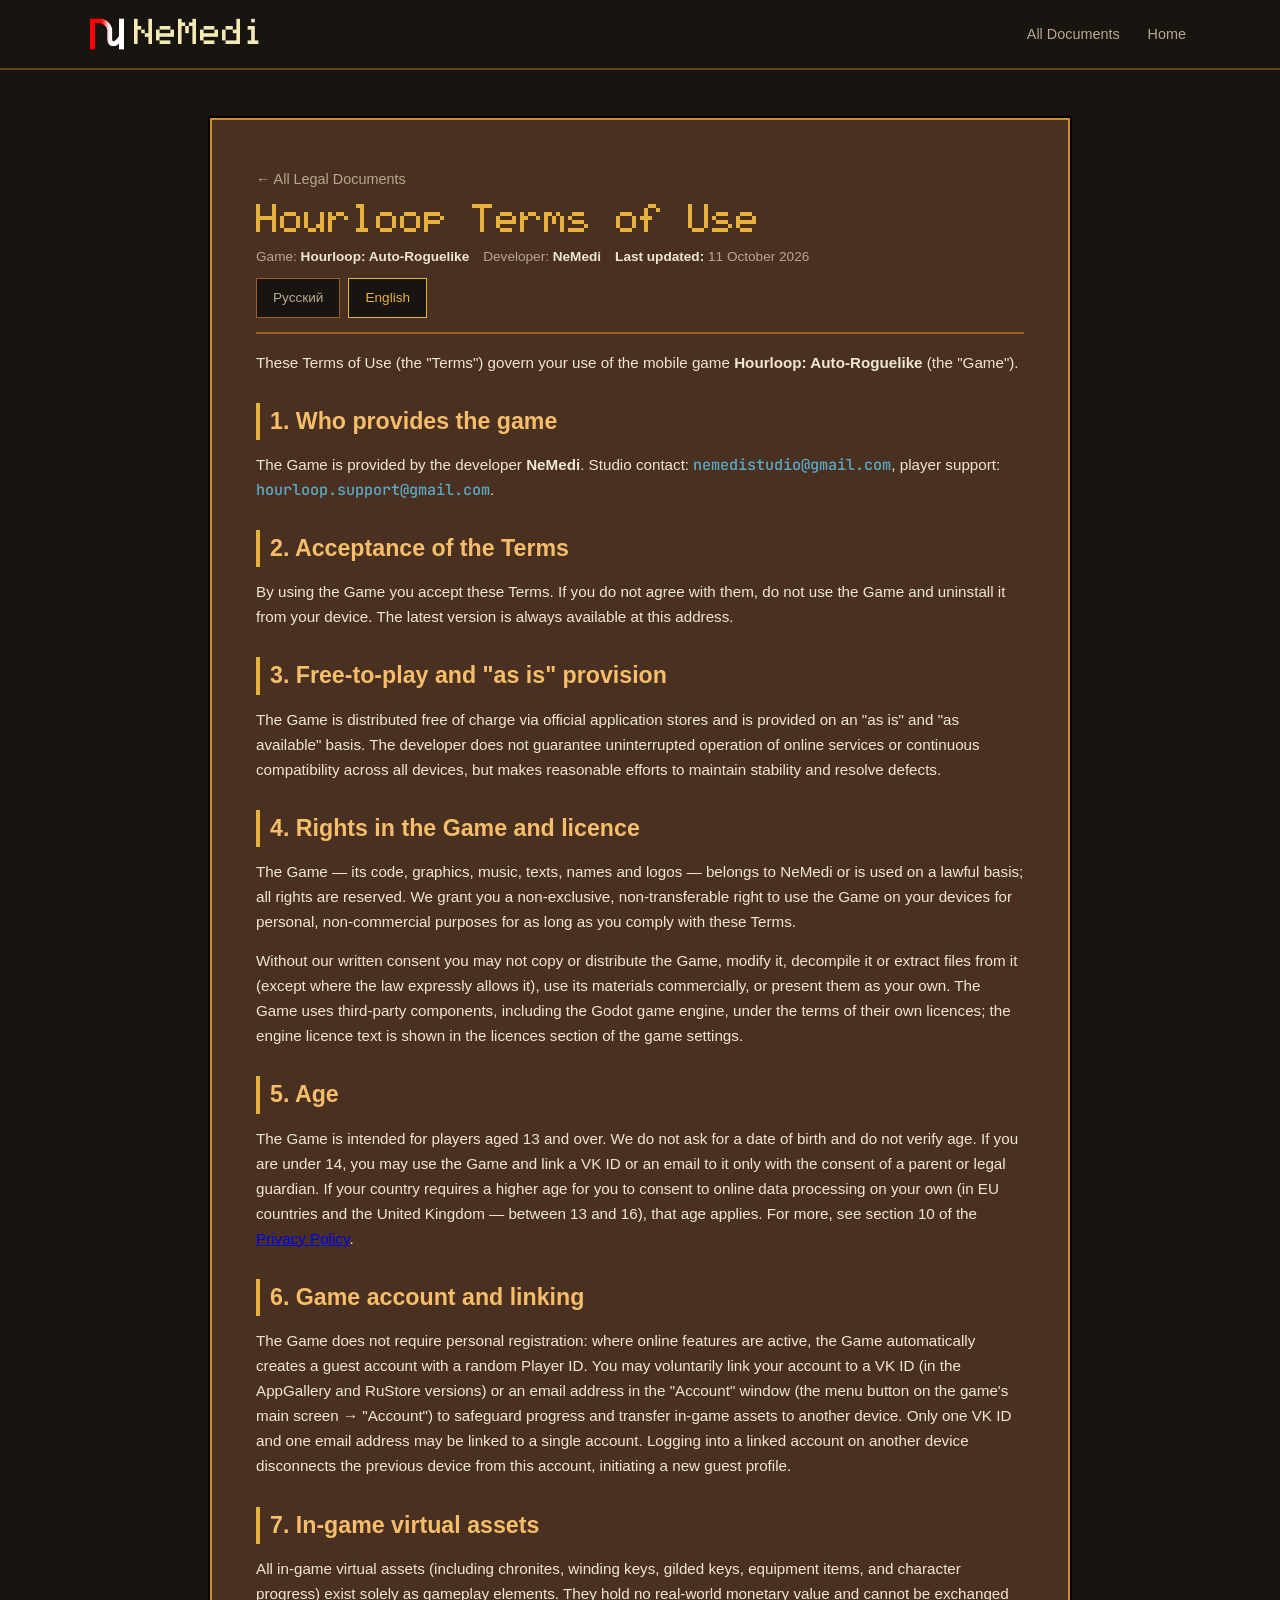
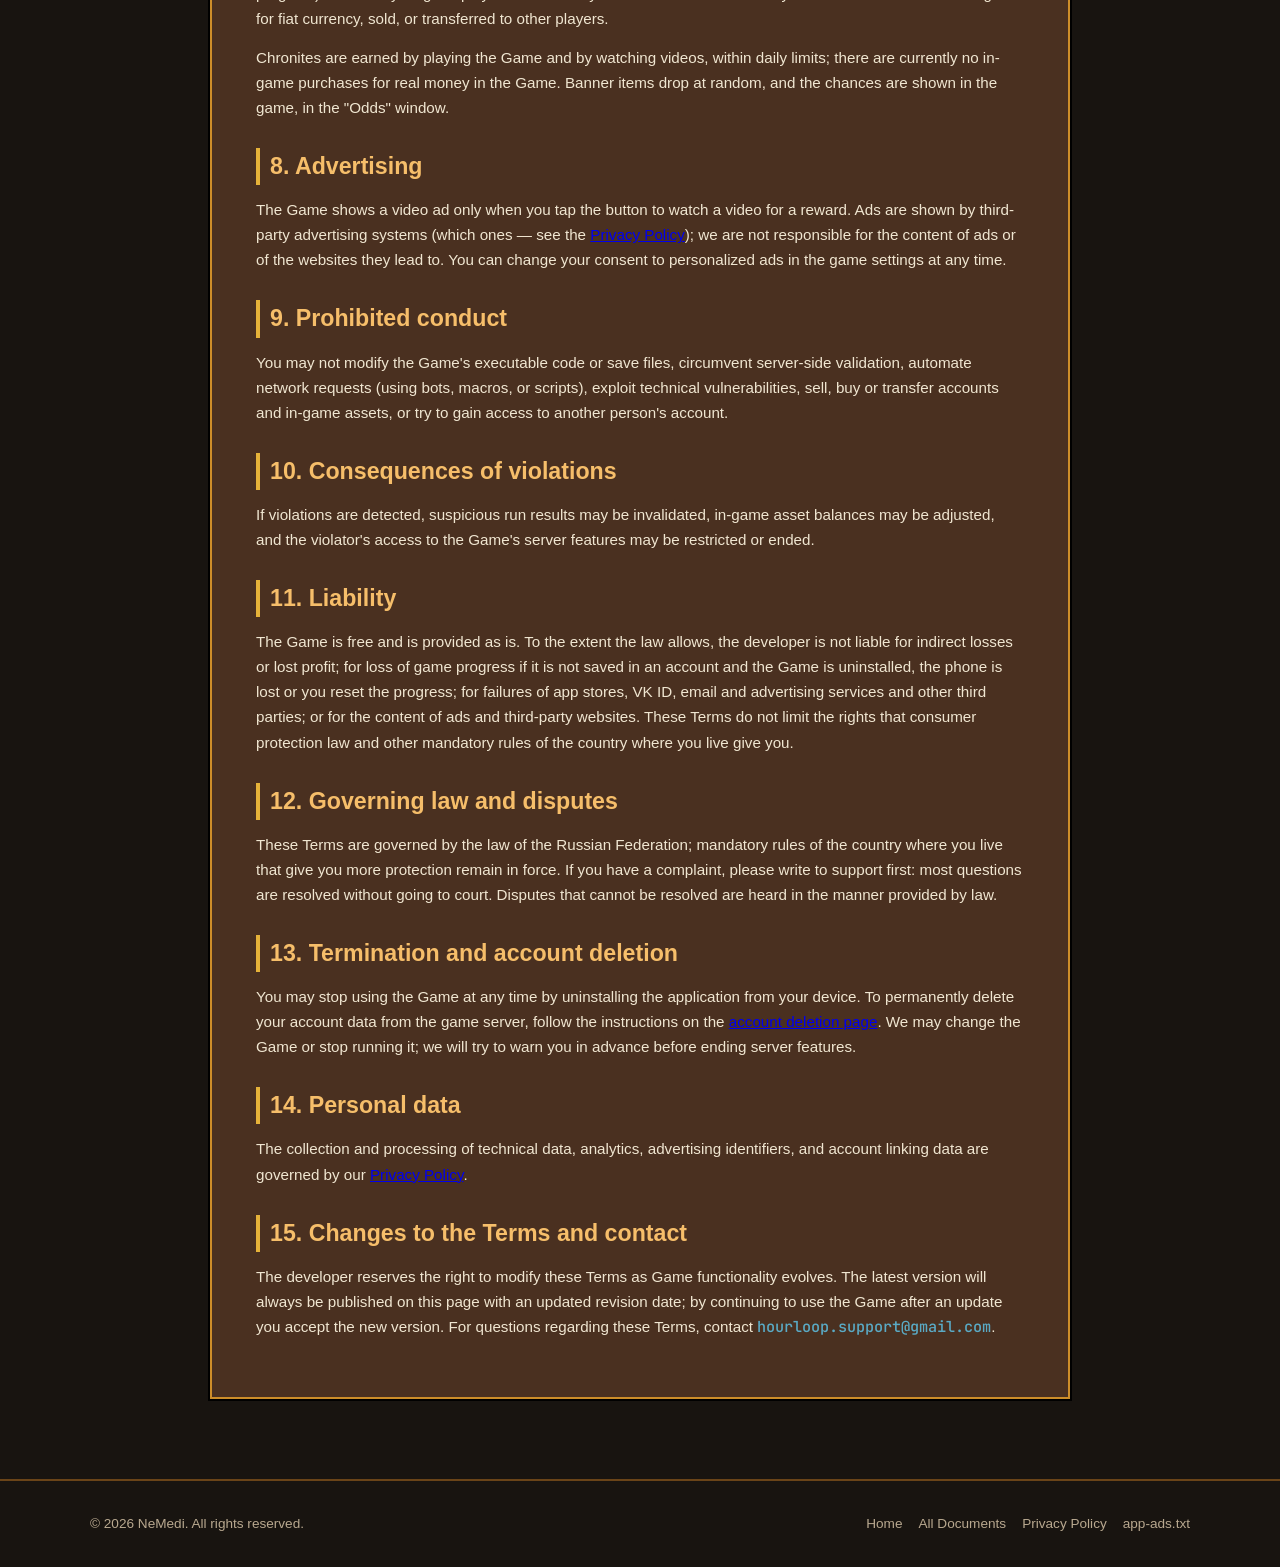
<file: hourloop/legal/terms-en.html>
<!DOCTYPE html>
<html lang="en">
<head>
  <meta charset="UTF-8">
  <meta name="viewport" content="width=device-width, initial-scale=1.0">
  <title>Hourloop Terms of Use — NeMedi</title>
  <link rel="icon" type="image/png" href="../../assets/app_icon.png">
  <link rel="stylesheet" href="../../style.css">
  <link rel="stylesheet" href="../../brand.css">
  <link rel="stylesheet" href="../game.css">
</head>
<body>

  <header>
    <div class="container nav-wrap">
      <a href="../../index.html" class="brand">
        <img src="../../assets/nemedi_mark.png" alt="" class="brand-mark">
        <span class="brand-name">NeMedi</span>
      </a>
      <nav>
        <ul class="nav-links">
          <li><a href="index.html">All Documents</a></li>
          <li><a href="../../index.html">Home</a></li>
        </ul>
      </nav>
    </div>
  </header>

  <div class="container">
    <div class="legal-wrapper">
      <a href="index.html" class="back-link" style="margin-bottom: 8px; min-height: 32px;">← All Legal Documents</a>

      <div class="legal-header" style="margin-bottom: 16px; padding-bottom: 14px;">
        <h1>Hourloop Terms of Use</h1>
        <div class="legal-meta">
          <span>Game: <strong>Hourloop: Auto-Roguelike</strong></span>
          <span>Developer: <strong>NeMedi</strong></span>
          <span><strong>Last updated:</strong> 11 October 2026</span>
        </div>
        <div class="lang-switch" style="margin: 10px 0 0;">
          <a href="terms-ru.html" class="lang-btn">Русский</a>
          <a href="terms-en.html" class="lang-btn active">English</a>
        </div>
      </div>

      <div class="legal-body">
        <p>These Terms of Use (the "Terms") govern your use of the mobile game <strong>Hourloop: Auto-Roguelike</strong> (the "Game").</p>

        <h2>1. Who provides the game</h2>
        <p>The Game is provided by the developer <strong>NeMedi</strong>. Studio contact: <a href="mailto:nemedistudio@gmail.com" class="contact-email">nemedistudio@gmail.com</a>, player support: <a href="mailto:hourloop.support@gmail.com" class="contact-email">hourloop.support@gmail.com</a>.</p>

        <h2>2. Acceptance of the Terms</h2>
        <p>By using the Game you accept these Terms. If you do not agree with them, do not use the Game and uninstall it from your device. The latest version is always available at this address.</p>

        <h2>3. Free-to-play and "as is" provision</h2>
        <p>The Game is distributed free of charge via official application stores and is provided on an "as is" and "as available" basis. The developer does not guarantee uninterrupted operation of online services or continuous compatibility across all devices, but makes reasonable efforts to maintain stability and resolve defects.</p>

        <h2>4. Rights in the Game and licence</h2>
        <p>The Game — its code, graphics, music, texts, names and logos — belongs to NeMedi or is used on a lawful basis; all rights are reserved. We grant you a non-exclusive, non-transferable right to use the Game on your devices for personal, non-commercial purposes for as long as you comply with these Terms.</p>
        <p>Without our written consent you may not copy or distribute the Game, modify it, decompile it or extract files from it (except where the law expressly allows it), use its materials commercially, or present them as your own. The Game uses third-party components, including the Godot game engine, under the terms of their own licences; the engine licence text is shown in the licences section of the game settings.</p>

        <h2>5. Age</h2>
        <p>The Game is intended for players aged 13 and over. We do not ask for a date of birth and do not verify age. If you are under 14, you may use the Game and link a VK ID or an email to it only with the consent of a parent or legal guardian. If your country requires a higher age for you to consent to online data processing on your own (in EU countries and the United Kingdom — between 13 and 16), that age applies. For more, see section 10 of the <a href="privacy-en.html">Privacy Policy</a>.</p>

        <h2>6. Game account and linking</h2>
        <p>The Game does not require personal registration: where online features are active, the Game automatically creates a guest account with a random Player ID. You may voluntarily link your account to a VK ID (in the AppGallery and RuStore versions) or an email address in the "Account" window (the menu button on the game's main screen → "Account") to safeguard progress and transfer in-game assets to another device. Only one VK ID and one email address may be linked to a single account. Logging into a linked account on another device disconnects the previous device from this account, initiating a new guest profile.</p>

        <h2>7. In-game virtual assets</h2>
        <p>All in-game virtual assets (including chronites, winding keys, gilded keys, equipment items, and character progress) exist solely as gameplay elements. They hold no real-world monetary value and cannot be exchanged for fiat currency, sold, or transferred to other players.</p>
        <p>Chronites are earned by playing the Game and by watching videos, within daily limits; there are currently no in-game purchases for real money in the Game. Banner items drop at random, and the chances are shown in the game, in the "Odds" window.</p>

        <h2>8. Advertising</h2>
        <p>The Game shows a video ad only when you tap the button to watch a video for a reward. Ads are shown by third-party advertising systems (which ones — see the <a href="privacy-en.html">Privacy Policy</a>); we are not responsible for the content of ads or of the websites they lead to. You can change your consent to personalized ads in the game settings at any time.</p>

        <h2>9. Prohibited conduct</h2>
        <p>You may not modify the Game's executable code or save files, circumvent server-side validation, automate network requests (using bots, macros, or scripts), exploit technical vulnerabilities, sell, buy or transfer accounts and in-game assets, or try to gain access to another person's account.</p>

        <h2>10. Consequences of violations</h2>
        <p>If violations are detected, suspicious run results may be invalidated, in-game asset balances may be adjusted, and the violator's access to the Game's server features may be restricted or ended.</p>

        <h2>11. Liability</h2>
        <p>The Game is free and is provided as is. To the extent the law allows, the developer is not liable for indirect losses or lost profit; for loss of game progress if it is not saved in an account and the Game is uninstalled, the phone is lost or you reset the progress; for failures of app stores, VK ID, email and advertising services and other third parties; or for the content of ads and third-party websites. These Terms do not limit the rights that consumer protection law and other mandatory rules of the country where you live give you.</p>

        <h2>12. Governing law and disputes</h2>
        <p>These Terms are governed by the law of the Russian Federation; mandatory rules of the country where you live that give you more protection remain in force. If you have a complaint, please write to support first: most questions are resolved without going to court. Disputes that cannot be resolved are heard in the manner provided by law.</p>

        <h2>13. Termination and account deletion</h2>
        <p>You may stop using the Game at any time by uninstalling the application from your device. To permanently delete your account data from the game server, follow the instructions on the <a href="delete-account-en.html">account deletion page</a>. We may change the Game or stop running it; we will try to warn you in advance before ending server features.</p>

        <h2>14. Personal data</h2>
        <p>The collection and processing of technical data, analytics, advertising identifiers, and account linking data are governed by our <a href="privacy-en.html">Privacy Policy</a>.</p>

        <h2>15. Changes to the Terms and contact</h2>
        <p>The developer reserves the right to modify these Terms as Game functionality evolves. The latest version will always be published on this page with an updated revision date; by continuing to use the Game after an update you accept the new version. For questions regarding these Terms, contact <a href="mailto:hourloop.support@gmail.com" class="contact-email">hourloop.support@gmail.com</a>.</p>
      </div>
    </div>
  </div>

  <footer>
    <div class="container footer-content">
      <div class="footer-copy">© 2026 NeMedi. All rights reserved.</div>
      <div class="footer-links">
        <a href="../../index.html">Home</a>
        <a href="index.html">All Documents</a>
        <a href="privacy-en.html">Privacy Policy</a>
        <a href="../../app-ads.txt">app-ads.txt</a>
      </div>
    </div>
  </footer>

</body>
</html>
</file>
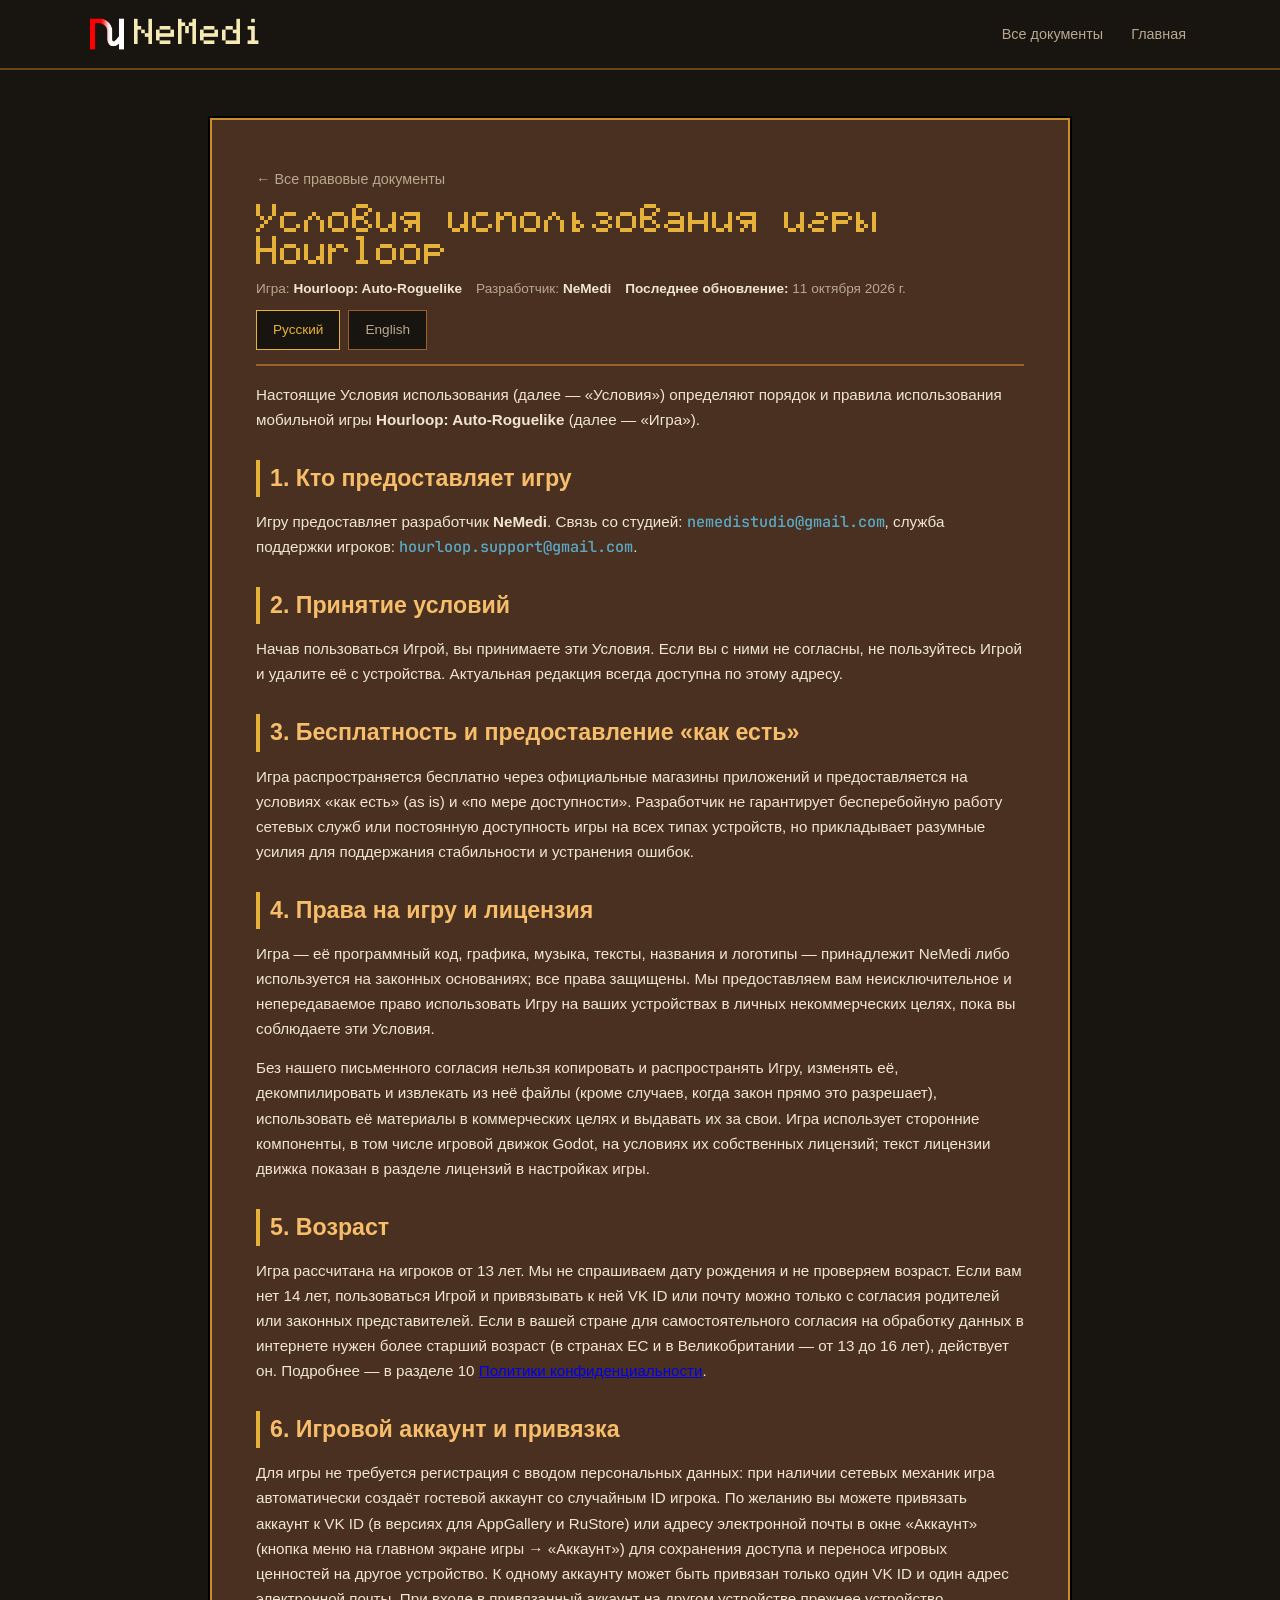
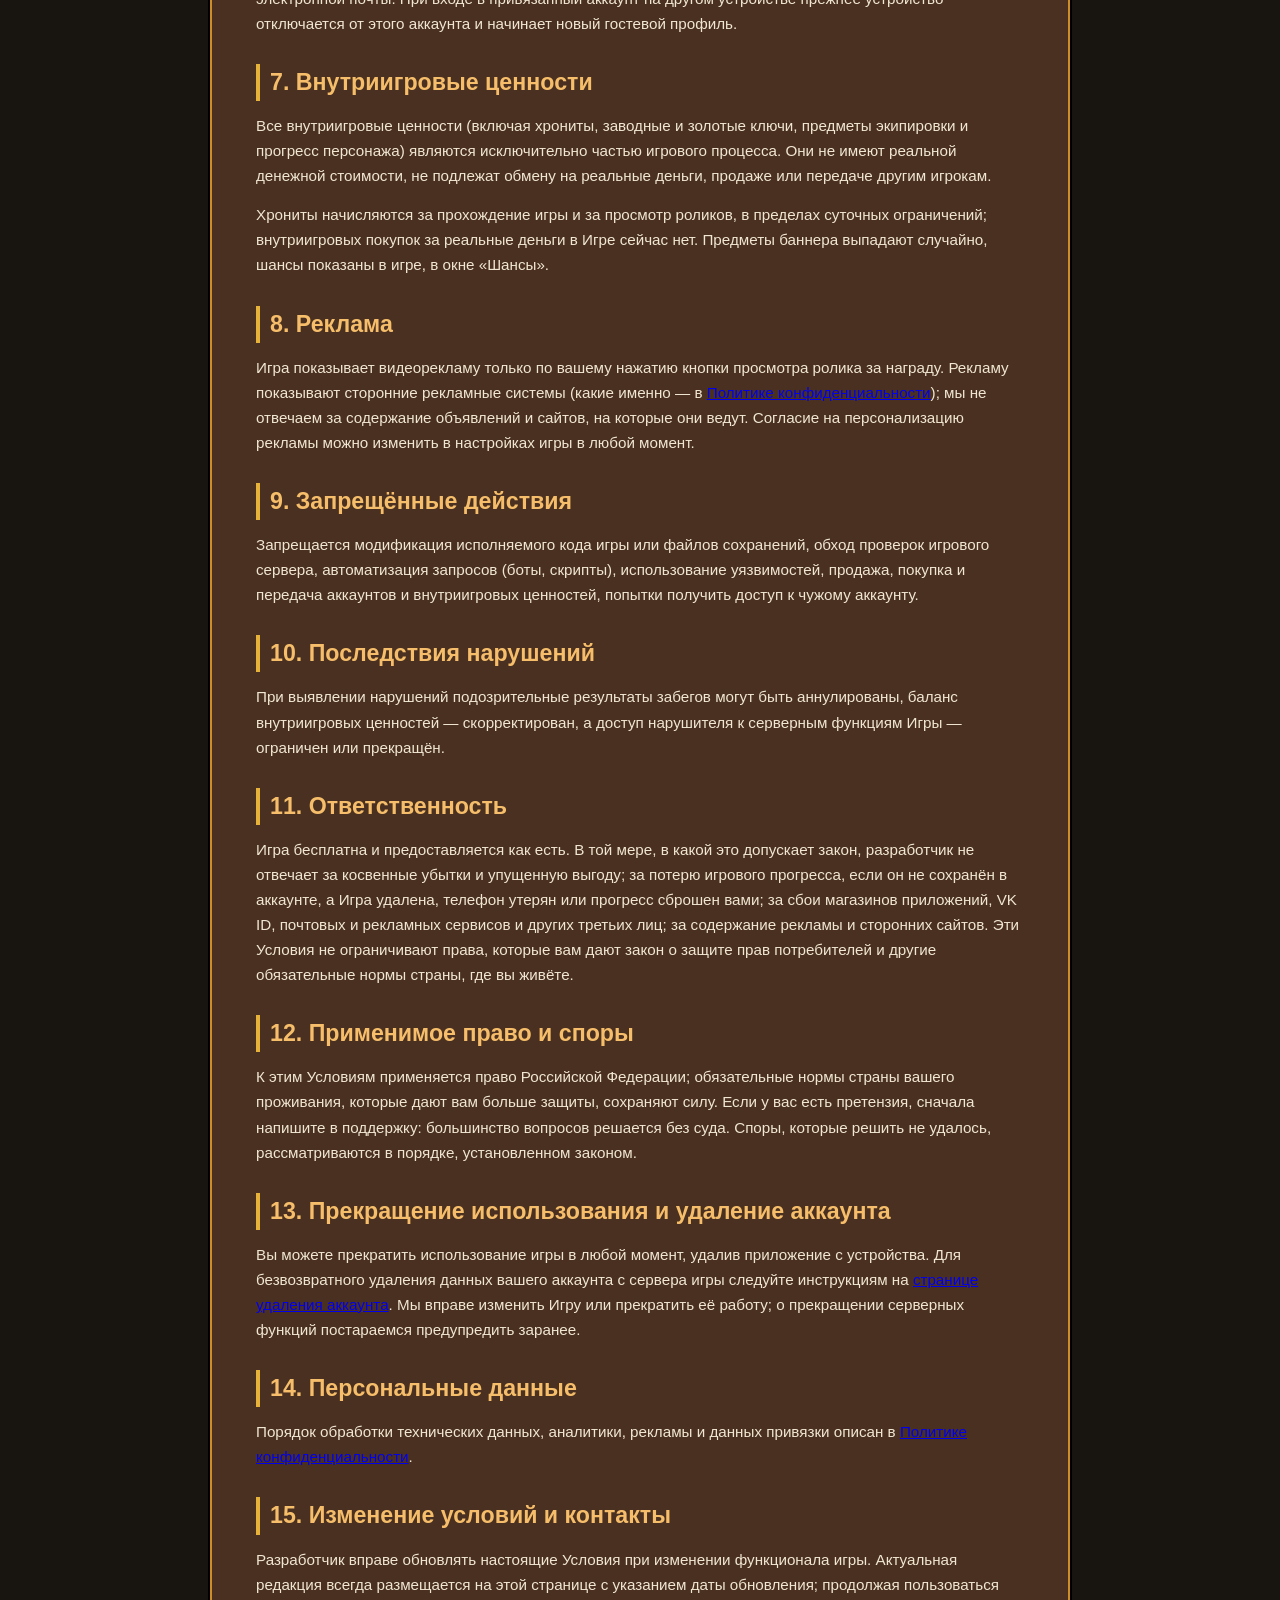
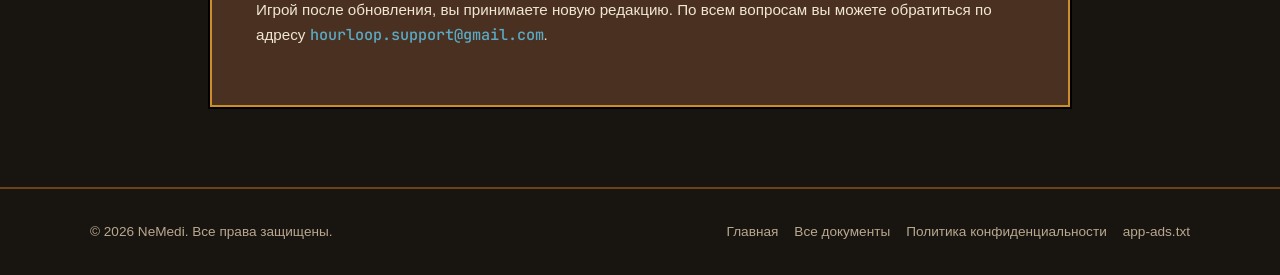
<file: hourloop/legal/terms-ru.html>
<!DOCTYPE html>
<html lang="ru">
<head>
  <meta charset="UTF-8">
  <meta name="viewport" content="width=device-width, initial-scale=1.0">
  <title>Условия использования Hourloop — NeMedi</title>
  <link rel="icon" type="image/png" href="../../assets/app_icon.png">
  <link rel="stylesheet" href="../../style.css">
  <link rel="stylesheet" href="../../brand.css">
  <link rel="stylesheet" href="../game.css">
</head>
<body>

  <header>
    <div class="container nav-wrap">
      <a href="../../index.html" class="brand">
        <img src="../../assets/nemedi_mark.png" alt="" class="brand-mark">
        <span class="brand-name">NeMedi</span>
      </a>
      <nav>
        <ul class="nav-links">
          <li><a href="index.html">Все документы</a></li>
          <li><a href="../../index.html">Главная</a></li>
        </ul>
      </nav>
    </div>
  </header>

  <div class="container">
    <div class="legal-wrapper">
      <a href="index.html" class="back-link" style="margin-bottom: 8px; min-height: 32px;">← Все правовые документы</a>

      <div class="legal-header" style="margin-bottom: 16px; padding-bottom: 14px;">
        <h1>Условия использования игры Hourloop</h1>
        <div class="legal-meta">
          <span>Игра: <strong>Hourloop: Auto-Roguelike</strong></span>
          <span>Разработчик: <strong>NeMedi</strong></span>
          <span><strong>Последнее обновление:</strong> 11 октября 2026 г.</span>
        </div>
        <div class="lang-switch" style="margin: 10px 0 0;">
          <a href="terms-ru.html" class="lang-btn active">Русский</a>
          <a href="terms-en.html" class="lang-btn">English</a>
        </div>
      </div>

      <div class="legal-body">
        <p>Настоящие Условия использования (далее — «Условия») определяют порядок и правила использования мобильной игры <strong>Hourloop: Auto-Roguelike</strong> (далее — «Игра»).</p>

        <h2>1. Кто предоставляет игру</h2>
        <p>Игру предоставляет разработчик <strong>NeMedi</strong>. Связь со студией: <a href="mailto:nemedistudio@gmail.com" class="contact-email">nemedistudio@gmail.com</a>, служба поддержки игроков: <a href="mailto:hourloop.support@gmail.com" class="contact-email">hourloop.support@gmail.com</a>.</p>

        <h2>2. Принятие условий</h2>
        <p>Начав пользоваться Игрой, вы принимаете эти Условия. Если вы с ними не согласны, не пользуйтесь Игрой и удалите её с устройства. Актуальная редакция всегда доступна по этому адресу.</p>

        <h2>3. Бесплатность и предоставление «как есть»</h2>
        <p>Игра распространяется бесплатно через официальные магазины приложений и предоставляется на условиях «как есть» (as is) и «по мере доступности». Разработчик не гарантирует бесперебойную работу сетевых служб или постоянную доступность игры на всех типах устройств, но прикладывает разумные усилия для поддержания стабильности и устранения ошибок.</p>

        <h2>4. Права на игру и лицензия</h2>
        <p>Игра — её программный код, графика, музыка, тексты, названия и логотипы — принадлежит NeMedi либо используется на законных основаниях; все права защищены. Мы предоставляем вам неисключительное и непередаваемое право использовать Игру на ваших устройствах в личных некоммерческих целях, пока вы соблюдаете эти Условия.</p>
        <p>Без нашего письменного согласия нельзя копировать и распространять Игру, изменять её, декомпилировать и извлекать из неё файлы (кроме случаев, когда закон прямо это разрешает), использовать её материалы в коммерческих целях и выдавать их за свои. Игра использует сторонние компоненты, в том числе игровой движок Godot, на условиях их собственных лицензий; текст лицензии движка показан в разделе лицензий в настройках игры.</p>

        <h2>5. Возраст</h2>
        <p>Игра рассчитана на игроков от 13 лет. Мы не спрашиваем дату рождения и не проверяем возраст. Если вам нет 14 лет, пользоваться Игрой и привязывать к ней VK ID или почту можно только с согласия родителей или законных представителей. Если в вашей стране для самостоятельного согласия на обработку данных в интернете нужен более старший возраст (в странах ЕС и в Великобритании — от 13 до 16 лет), действует он. Подробнее — в разделе 10 <a href="privacy-ru.html">Политики конфиденциальности</a>.</p>

        <h2>6. Игровой аккаунт и привязка</h2>
        <p>Для игры не требуется регистрация с вводом персональных данных: при наличии сетевых механик игра автоматически создаёт гостевой аккаунт со случайным ID игрока. По желанию вы можете привязать аккаунт к VK ID (в версиях для AppGallery и RuStore) или адресу электронной почты в окне «Аккаунт» (кнопка меню на главном экране игры → «Аккаунт») для сохранения доступа и переноса игровых ценностей на другое устройство. К одному аккаунту может быть привязан только один VK ID и один адрес электронной почты. При входе в привязанный аккаунт на другом устройстве прежнее устройство отключается от этого аккаунта и начинает новый гостевой профиль.</p>

        <h2>7. Внутриигровые ценности</h2>
        <p>Все внутриигровые ценности (включая хрониты, заводные и золотые ключи, предметы экипировки и прогресс персонажа) являются исключительно частью игрового процесса. Они не имеют реальной денежной стоимости, не подлежат обмену на реальные деньги, продаже или передаче другим игрокам.</p>
        <p>Хрониты начисляются за прохождение игры и за просмотр роликов, в пределах суточных ограничений; внутриигровых покупок за реальные деньги в Игре сейчас нет. Предметы баннера выпадают случайно, шансы показаны в игре, в окне «Шансы».</p>

        <h2>8. Реклама</h2>
        <p>Игра показывает видеорекламу только по вашему нажатию кнопки просмотра ролика за награду. Рекламу показывают сторонние рекламные системы (какие именно — в <a href="privacy-ru.html">Политике конфиденциальности</a>); мы не отвечаем за содержание объявлений и сайтов, на которые они ведут. Согласие на персонализацию рекламы можно изменить в настройках игры в любой момент.</p>

        <h2>9. Запрещённые действия</h2>
        <p>Запрещается модификация исполняемого кода игры или файлов сохранений, обход проверок игрового сервера, автоматизация запросов (боты, скрипты), использование уязвимостей, продажа, покупка и передача аккаунтов и внутриигровых ценностей, попытки получить доступ к чужому аккаунту.</p>

        <h2>10. Последствия нарушений</h2>
        <p>При выявлении нарушений подозрительные результаты забегов могут быть аннулированы, баланс внутриигровых ценностей — скорректирован, а доступ нарушителя к серверным функциям Игры — ограничен или прекращён.</p>

        <h2>11. Ответственность</h2>
        <p>Игра бесплатна и предоставляется как есть. В той мере, в какой это допускает закон, разработчик не отвечает за косвенные убытки и упущенную выгоду; за потерю игрового прогресса, если он не сохранён в аккаунте, а Игра удалена, телефон утерян или прогресс сброшен вами; за сбои магазинов приложений, VK ID, почтовых и рекламных сервисов и других третьих лиц; за содержание рекламы и сторонних сайтов. Эти Условия не ограничивают права, которые вам дают закон о защите прав потребителей и другие обязательные нормы страны, где вы живёте.</p>

        <h2>12. Применимое право и споры</h2>
        <p>К этим Условиям применяется право Российской Федерации; обязательные нормы страны вашего проживания, которые дают вам больше защиты, сохраняют силу. Если у вас есть претензия, сначала напишите в поддержку: большинство вопросов решается без суда. Споры, которые решить не удалось, рассматриваются в порядке, установленном законом.</p>

        <h2>13. Прекращение использования и удаление аккаунта</h2>
        <p>Вы можете прекратить использование игры в любой момент, удалив приложение с устройства. Для безвозвратного удаления данных вашего аккаунта с сервера игры следуйте инструкциям на <a href="delete-account-ru.html">странице удаления аккаунта</a>. Мы вправе изменить Игру или прекратить её работу; о прекращении серверных функций постараемся предупредить заранее.</p>

        <h2>14. Персональные данные</h2>
        <p>Порядок обработки технических данных, аналитики, рекламы и данных привязки описан в <a href="privacy-ru.html">Политике конфиденциальности</a>.</p>

        <h2>15. Изменение условий и контакты</h2>
        <p>Разработчик вправе обновлять настоящие Условия при изменении функционала игры. Актуальная редакция всегда размещается на этой странице с указанием даты обновления; продолжая пользоваться Игрой после обновления, вы принимаете новую редакцию. По всем вопросам вы можете обратиться по адресу <a href="mailto:hourloop.support@gmail.com" class="contact-email">hourloop.support@gmail.com</a>.</p>
      </div>
    </div>
  </div>

  <footer>
    <div class="container footer-content">
      <div class="footer-copy">© 2026 NeMedi. Все права защищены.</div>
      <div class="footer-links">
        <a href="../../index.html">Главная</a>
        <a href="index.html">Все документы</a>
        <a href="privacy-ru.html">Политика конфиденциальности</a>
        <a href="../../app-ads.txt">app-ads.txt</a>
      </div>
    </div>
  </footer>

</body>
</html>
</file>
<file: style.css>
/* Шрифты студии на собственном хостинге (SIL OFL 1.1, тексты лицензий — assets/fonts/OFL-*.txt).
   Раньше подключались @import-ом с Google Fonts — IP посетителя уходил в Google. */
@font-face { font-family: 'Cinzel'; font-style: normal; font-weight: 600 800; font-display: swap; src: url(assets/fonts/cinzel-latin.woff2) format('woff2'); unicode-range: U+0000-00FF, U+0131, U+0152-0153, U+02BB-02BC, U+02C6, U+02DA, U+02DC, U+0304, U+0308, U+0329, U+2000-206F, U+20AC, U+2122, U+2191, U+2193, U+2212, U+2215, U+FEFF, U+FFFD; }
@font-face { font-family: 'JetBrains Mono'; font-style: normal; font-weight: 400 500; font-display: swap; src: url(assets/fonts/jetbrains-mono-cyrillic.woff2) format('woff2'); unicode-range: U+0301, U+0400-045F, U+0490-0491, U+04B0-04B1, U+2116; }
@font-face { font-family: 'JetBrains Mono'; font-style: normal; font-weight: 400 500; font-display: swap; src: url(assets/fonts/jetbrains-mono-latin.woff2) format('woff2'); unicode-range: U+0000-00FF, U+0131, U+0152-0153, U+02BB-02BC, U+02C6, U+02DA, U+02DC, U+0304, U+0308, U+0329, U+2000-206F, U+20AC, U+2122, U+2191, U+2193, U+2212, U+2215, U+FEFF, U+FFFD; }
@font-face { font-family: 'Outfit'; font-style: normal; font-weight: 300 800; font-display: swap; src: url(assets/fonts/outfit-latin.woff2) format('woff2'); unicode-range: U+0000-00FF, U+0131, U+0152-0153, U+02BB-02BC, U+02C6, U+02DA, U+02DC, U+0304, U+0308, U+0329, U+2000-206F, U+20AC, U+2122, U+2191, U+2193, U+2212, U+2215, U+FEFF, U+FFFD; }

:root {
  /* Палитра студии NeMedi: логотип построен на чистом красном #ff0000 и
     чёрном, поэтому сайт держит ту же пару, а не прежнее золото.
     Для крупных плоскостей и текста красный чуть смягчён — чистый #ff0000
     на тёмном фоне «звенит» и утомляет; он остаётся только в самом логотипе
     и в тонких акцентах. */
  --bg-dark: #0b0b0e;
  --bg-surface: #14141a;
  --bg-card: rgba(26, 26, 33, 0.75);
  --bg-card-hover: rgba(36, 36, 45, 0.85);
  --accent-gold: #ff2b3a;
  --accent-gold-glow: rgba(255, 43, 58, 0.32);
  --accent-brass: #b3131f;
  --accent-blue: #7a1520;
  --accent-cyan: #ff6b76;
  --text-main: #f4f4f6;
  --text-muted: #a1a1ac;
  --text-dark: #6b6b76;
  --border-color: rgba(255, 43, 58, 0.2);
  --border-hover: rgba(255, 43, 58, 0.5);
  --radius-sm: 8px;
  --radius-md: 14px;
  --radius-lg: 20px;
  --transition: all 0.25s cubic-bezier(0.16, 1, 0.3, 1);
}

* {
  margin: 0;
  padding: 0;
  box-sizing: border-box;
}

html {
  scroll-behavior: smooth;
  scroll-padding-top: 68px;
  -webkit-text-size-adjust: 100%;
  overflow-x: clip;
}

body {
  font-family: 'Outfit', -apple-system, BlinkMacSystemFont, 'Segoe UI', Roboto, sans-serif;
  background-color: var(--bg-dark);
  color: var(--text-main);
  line-height: 1.6;
  min-height: 100vh;
  padding-top: 68px;
  overflow-x: clip;
  width: 100%;
  background-image: 
    radial-gradient(circle at 15% 12%, rgba(255, 43, 58, 0.10) 0%, transparent 42%),
    radial-gradient(circle at 85% 88%, rgba(255, 43, 58, 0.05) 0%, transparent 42%),
    linear-gradient(to bottom, #08080b, #101016);
}

.container {
  width: 100%;
  max-width: 1140px;
  min-width: 0;
  margin: 0 auto;
  padding: 0 20px;
}

/* Header & Nav */
header {
  position: fixed;
  top: 0;
  left: 0;
  width: 100%;
  z-index: 1000;
  backdrop-filter: blur(16px);
  -webkit-backdrop-filter: blur(16px);
  background: rgba(11, 14, 20, 0.92);
  border-bottom: 1px solid rgba(255, 43, 58, 0.15);
}

.nav-wrap {
  display: flex;
  justify-content: space-between;
  align-items: center;
  height: 68px;
  gap: 12px;
}

.brand {
  display: flex;
  align-items: center;
  gap: 10px;
  text-decoration: none;
  color: var(--text-main);
  flex-shrink: 0;
}

/* Монограмма логотипа. Рамки и скругления НЕТ намеренно: у знака прозрачный
   фон и собственный силуэт, коробка вокруг него превратила бы фирменный знак
   в «иконку приложения». */
.brand-mark {
  width: 34px;
  height: 34px;
  object-fit: contain;
  filter: drop-shadow(0 0 8px var(--accent-gold-glow));
}

.brand-name {
  font-family: 'Cinzel', serif;
  font-size: 1.25rem;
  font-weight: 700;
  letter-spacing: 0.5px;
  background: linear-gradient(135deg, #fff 30%, var(--accent-gold) 100%);
  -webkit-background-clip: text;
  -webkit-text-fill-color: transparent;
}

.nav-links {
  display: flex;
  align-items: center;
  gap: 20px;
  list-style: none;
  overflow-x: auto;
  -webkit-overflow-scrolling: touch;
  scrollbar-width: none;
  padding: 4px 0;
}

.nav-links::-webkit-scrollbar {
  display: none;
}

.nav-links li {
  flex-shrink: 0;
}

.nav-links a {
  color: var(--text-muted);
  text-decoration: none;
  font-weight: 500;
  font-size: 0.9rem;
  padding: 6px 4px;
  transition: var(--transition);
  white-space: nowrap;
}

.nav-links a:hover {
  color: var(--accent-gold);
}

/* Hero Section */
.hero {
  min-height: calc(100vh - 68px);
  min-height: calc(100dvh - 68px);
  display: flex;
  flex-direction: column;
  justify-content: center;
  padding: clamp(32px, 5vh, 60px) 0;
  width: 100%;
  max-width: 100%;
  min-width: 0;
  overflow-x: clip;
  position: relative;
}

.hero-grid {
  display: grid;
  grid-template-columns: 1.15fr 0.85fr;
  gap: clamp(24px, 5vw, 48px);
  align-items: center;
}

.badge {
  display: inline-flex;
  align-items: center;
  gap: 6px;
  padding: 6px 12px;
  border-radius: 999px;
  background: rgba(255, 43, 58, 0.12);
  border: 1px solid rgba(255, 43, 58, 0.3);
  color: var(--accent-gold);
  font-size: clamp(0.75rem, 2.5vw, 0.85rem);
  font-weight: 600;
  letter-spacing: 0.3px;
  margin-bottom: 16px;
  max-width: 100%;
}

.hero-title {
  font-family: 'Cinzel', serif;
  font-size: clamp(2.2rem, 8vw, 3.4rem);
  line-height: 1.15;
  font-weight: 800;
  margin-bottom: 16px;
  background: linear-gradient(135deg, #ffffff 20%, #ff9aa2 60%, var(--accent-gold) 100%);
  -webkit-background-clip: text;
  -webkit-text-fill-color: transparent;
}

.hero-subtitle {
  font-size: clamp(0.95rem, 3.5vw, 1.15rem);
  color: var(--text-muted);
  line-height: 1.65;
  margin-bottom: 28px;
}

.cta-group {
  display: flex;
  flex-wrap: wrap;
  gap: 12px;
  margin-bottom: 32px;
}

.btn {
  display: inline-flex;
  align-items: center;
  justify-content: center;
  gap: 8px;
  padding: 12px 24px;
  min-height: 48px;
  border-radius: var(--radius-md);
  font-weight: 600;
  font-size: 0.95rem;
  text-decoration: none;
  transition: var(--transition);
  cursor: pointer;
  touch-action: manipulation;
}

.btn-primary {
  background: linear-gradient(135deg, var(--accent-gold) 0%, var(--accent-brass) 100%);
  color: #0b0e14;
  box-shadow: 0 4px 18px var(--accent-gold-glow);
  border: 1px solid rgba(255, 255, 255, 0.3);
}

.btn-primary:hover, .btn-primary:active {
  transform: translateY(-2px);
  box-shadow: 0 6px 24px rgba(255, 43, 58, 0.55);
}

.btn-secondary {
  background: var(--bg-card);
  color: var(--text-main);
  border: 1px solid var(--border-color);
  backdrop-filter: blur(8px);
}

.btn-secondary:hover, .btn-secondary:active {
  background: var(--bg-card-hover);
  border-color: var(--border-hover);
  color: var(--accent-gold);
  transform: translateY(-2px);
}

/* Кнопки магазинов.

   Готовые официальные плашки использовать не получилось: у них РАЗНЫЕ
   пропорции — RuStore 1110×400 (2.77), AppGallery 851×256 (3.32). При равной
   высоте они дают разную ширину, при равной ширине — разную высоту, и
   «одинакового размера» из них не выходит, не растягивая брендовую графику.
   Поэтому кнопка своя, а иконка внутри — официальная, вырезанная из плашки
   без изменений.

   Размер задан жёстко (min-width + фиксированная высота), чтобы обе кнопки
   были одинаковыми независимо от длины названия магазина. */
.store-btn {
  display: inline-flex;
  align-items: center;
  gap: 14px;
  min-width: 260px;
  height: 68px;
  padding: 0 22px;
  box-sizing: border-box;
  text-decoration: none;
  color: var(--text-main);
  background: linear-gradient(145deg, rgba(30, 30, 38, 0.95), rgba(16, 16, 21, 0.95));
  border: 1px solid var(--border-color);
  border-radius: var(--radius-md);
  transition: var(--transition);
}

.store-btn:hover, .store-btn:active {
  transform: translateY(-3px);
  border-color: var(--border-hover);
  box-shadow: 0 10px 26px rgba(0, 0, 0, 0.45), 0 0 18px var(--accent-gold-glow);
}

/* Иконка магазина — брендовая, поэтому только масштабируется. Скругление у
   обеих исходных иконок уже своё, добавлять своё поверх нельзя. */
.store-btn-icon {
  width: 40px;
  height: 40px;
  flex-shrink: 0;
  object-fit: contain;
}

.store-btn-text {
  display: flex;
  flex-direction: column;
  line-height: 1.15;
  min-width: 0;
}

.store-btn-top {
  font-size: 0.78rem;
  color: var(--text-muted);
  letter-spacing: 0.02em;
}

.store-btn-name {
  font-size: 1.28rem;
  font-weight: 700;
  white-space: nowrap;
}

.hero-visual {
  display: flex;
  justify-content: center;
  position: relative;
}

.phone-mockup {
  width: 100%;
  max-width: 280px;
  border-radius: 24px;
  padding: 8px;
  background: linear-gradient(145deg, #1e293b, #0f172a);
  box-shadow: 0 16px 40px rgba(0, 0, 0, 0.7), 0 0 24px rgba(255, 43, 58, 0.15);
  border: 2px solid rgba(255, 43, 58, 0.3);
}

.phone-mockup img {
  width: 100%;
  height: auto;
  display: block;
  border-radius: 18px;
}

/* Features */
.features {
  min-height: calc(100vh - 68px);
  min-height: calc(100dvh - 68px);
  display: flex;
  flex-direction: column;
  justify-content: center;
  padding: clamp(32px, 5vh, 60px) 0;
  width: 100%;
  max-width: 100%;
  min-width: 0;
  overflow-x: clip;
  border-top: 1px solid rgba(255, 255, 255, 0.05);
}

.section-head {
  text-align: center;
  max-width: 650px;
  margin: 0 auto clamp(24px, 4vh, 44px);
}

.section-title {
  font-family: 'Cinzel', serif;
  font-size: clamp(1.6rem, 5vw, 2.2rem);
  margin-bottom: 12px;
  color: var(--text-main);
}

.section-desc {
  color: var(--text-muted);
  font-size: clamp(0.9rem, 3vw, 1.05rem);
}

.features-grid {
  display: grid;
  grid-template-columns: repeat(auto-fit, minmax(240px, 1fr));
  gap: 20px;
}

.feature-card {
  background: var(--bg-card);
  border: 1px solid var(--border-color);
  border-radius: var(--radius-md);
  padding: 24px 20px;
  backdrop-filter: blur(10px);
  transition: var(--transition);
}

.feature-card:hover {
  transform: translateY(-4px);
  border-color: var(--border-hover);
  background: var(--bg-card-hover);
}

.feature-icon {
  width: 48px;
  height: 48px;
  border-radius: var(--radius-sm);
  background: rgba(255, 43, 58, 0.12);
  border: 1px solid rgba(255, 43, 58, 0.25);
  display: flex;
  align-items: center;
  justify-content: center;
  font-size: 1.5rem;
  margin-bottom: 16px;
  color: var(--accent-gold);
}

.feature-title {
  font-size: 1.15rem;
  font-weight: 700;
  margin-bottom: 8px;
}

.feature-text {
  color: var(--text-muted);
  font-size: 0.9rem;
  line-height: 1.6;
}

/* Promo Gallery / Carousel */
.gallery {
  min-height: calc(100vh - 68px);
  min-height: calc(100dvh - 68px);
  display: flex;
  flex-direction: column;
  justify-content: center;
  padding: clamp(32px, 5vh, 60px) 0;
  width: 100%;
  max-width: 100%;
  min-width: 0;
  overflow-x: clip;
  background: rgba(0, 0, 0, 0.25);
}

.gallery-grid {
  display: grid;
  grid-template-columns: repeat(auto-fit, minmax(180px, 1fr));
  gap: 16px;
}

.gallery-item {
  border-radius: var(--radius-md);
  overflow: hidden;
  border: 1px solid var(--border-color);
  background: var(--bg-surface);
  transition: var(--transition);
}

.gallery-item:hover {
  transform: scale(1.02);
  border-color: var(--accent-gold);
  box-shadow: 0 10px 25px rgba(0, 0, 0, 0.5);
}

.gallery-item img {
  width: 100%;
  height: auto;
  display: block;
  object-fit: cover;
}

/* About Studio */
.about {
  min-height: calc(100vh - 68px);
  min-height: calc(100dvh - 68px);
  display: flex;
  flex-direction: column;
  justify-content: center;
  padding: clamp(32px, 5vh, 60px) 0;
  width: 100%;
  max-width: 100%;
  min-width: 0;
  overflow-x: clip;
  border-top: 1px solid rgba(255, 255, 255, 0.05);
}

.about-card {
  background: var(--bg-card);
  border: 1px solid var(--border-color);
  border-radius: var(--radius-lg);
  padding: clamp(24px, 5vw, 44px);
  display: grid;
  grid-template-columns: 1.2fr 0.8fr;
  gap: 32px;
  align-items: center;
}

/* Полный логотип студии. Знак вертикальный (336×410), поэтому в шапке он
   стоял бы крошечным — там монограмма, а целиком логотип показан здесь и в
   подвале, где место есть. */
.about-logo {
  /* 132, а не 96: внутри логотипа есть строка «STUDIO» разрядкой, и на
     меньшем размере она превращается в неразборчивую полосу. */
  height: 132px;
  width: auto;
  display: block;
  margin-bottom: 18px;
}

.about-title {
  font-family: 'Cinzel', serif;
  font-size: clamp(1.5rem, 5vw, 2rem);
  margin-bottom: 14px;
}

.about-desc {
  color: var(--text-muted);
  margin-bottom: 20px;
  font-size: 0.95rem;
}

.contact-box {
  background: rgba(11, 14, 20, 0.7);
  border: 1px solid rgba(255, 43, 58, 0.2);
  border-radius: var(--radius-md);
  padding: 20px;
}

.contact-label {
  font-size: 0.8rem;
  color: var(--text-muted);
  text-transform: uppercase;
  letter-spacing: 1px;
  margin-bottom: 6px;
}

.contact-email {
  font-family: 'JetBrains Mono', monospace;
  color: var(--accent-cyan);
  font-size: 0.95rem;
  text-decoration: none;
  font-weight: 500;
  word-break: break-all;
  overflow-wrap: anywhere;
  display: inline-block;
}

.contact-email:hover {
  text-decoration: underline;
}

/* Footer */
footer {
  padding: 32px 0;
  border-top: 1px solid rgba(255, 43, 58, 0.12);
  background: #07090e;
  font-size: 0.85rem;
  color: var(--text-dark);
}

.footer-content {
  display: flex;
  justify-content: space-between;
  align-items: center;
  flex-wrap: wrap;
  gap: 16px;
}

.footer-brand {
  display: flex;
  align-items: center;
  gap: 14px;
}

/* В подвале — МОНОГРАММА, а не полный логотип: на такой высоте подпись
   «NeMedi STUDIO» внутри знака нечитаема, а рядом и так стоит копирайт
   с названием студии. */
.footer-logo {
  height: 40px;
  width: auto;
  opacity: 0.9;
}

.footer-links {
  display: flex;
  flex-wrap: wrap;
  gap: 16px;
}

.footer-links a {
  color: var(--text-muted);
  text-decoration: none;
  transition: var(--transition);
}

.footer-links a:hover {
  color: var(--accent-gold);
}

/* Legal Document Styles */
.legal-wrapper {
  max-width: 860px;
  margin: clamp(24px, 5vw, 50px) auto clamp(40px, 8vw, 80px);
  background: var(--bg-card);
  border: 1px solid var(--border-color);
  border-radius: var(--radius-lg);
  padding: clamp(20px, 5vw, 44px);
  backdrop-filter: blur(12px);
}

.legal-header {
  margin-bottom: 28px;
  padding-bottom: 20px;
  border-bottom: 1px solid rgba(255, 43, 58, 0.15);
}

.legal-header h1 {
  font-family: 'Cinzel', serif;
  font-size: clamp(1.5rem, 5vw, 2.2rem);
  color: #fff;
  margin-bottom: 10px;
}

.legal-meta {
  display: flex;
  gap: 14px;
  font-size: 0.85rem;
  color: var(--text-muted);
  flex-wrap: wrap;
}

.lang-switch {
  display: flex;
  gap: 8px;
  margin: 16px 0;
  flex-wrap: wrap;
}

.lang-btn {
  padding: 8px 16px;
  min-height: 40px;
  display: inline-flex;
  align-items: center;
  justify-content: center;
  border-radius: var(--radius-sm);
  background: rgba(255, 255, 255, 0.05);
  border: 1px solid rgba(255, 255, 255, 0.1);
  color: var(--text-muted);
  text-decoration: none;
  font-size: 0.85rem;
  font-weight: 500;
  transition: var(--transition);
  touch-action: manipulation;
}

.lang-btn:hover, .lang-btn.active {
  background: rgba(255, 43, 58, 0.15);
  border-color: var(--accent-gold);
  color: var(--accent-gold);
}

.legal-body h2 {
  font-size: clamp(1.2rem, 4vw, 1.45rem);
  margin: 28px 0 12px;
  color: var(--accent-gold);
  border-left: 3px solid var(--accent-gold);
  padding-left: 10px;
}

.legal-body h3 {
  font-size: 1.1rem;
  margin: 20px 0 8px;
  color: #fff;
}

.legal-body p {
  color: var(--text-main);
  margin-bottom: 14px;
  line-height: 1.65;
  font-size: 0.95rem;
}

.legal-body ul, .legal-body ol {
  margin: 12px 0 18px 20px;
  color: var(--text-main);
  font-size: 0.95rem;
}

.legal-body li {
  margin-bottom: 6px;
  line-height: 1.55;
}

.table-responsive {
  width: 100%;
  overflow-x: auto;
  -webkit-overflow-scrolling: touch;
  margin: 20px 0;
  border-radius: var(--radius-sm);
  border: 1px solid rgba(255, 255, 255, 0.1);
}

.legal-body table {
  width: 100%;
  min-width: 480px;
  border-collapse: collapse;
  font-size: 0.88rem;
}

.legal-body th, .legal-body td {
  padding: 10px 14px;
  border: 1px solid rgba(255, 255, 255, 0.1);
  text-align: left;
}

.legal-body th {
  background: rgba(255, 43, 58, 0.12);
  color: var(--accent-gold);
  font-weight: 600;
}

.legal-body td {
  background: rgba(11, 14, 20, 0.4);
}

.legal-body code {
  font-family: 'JetBrains Mono', monospace;
  background: rgba(255, 255, 255, 0.08);
  padding: 2px 6px;
  border-radius: 4px;
  font-size: 0.88em;
  color: var(--accent-cyan);
  word-break: break-all;
}

.back-link {
  display: inline-flex;
  align-items: center;
  gap: 6px;
  color: var(--text-muted);
  text-decoration: none;
  font-weight: 500;
  font-size: 0.9rem;
  margin-bottom: 20px;
  min-height: 44px;
  transition: var(--transition);
}

.back-link:hover {
  color: var(--accent-gold);
}

/* ==========================================================================
   Mobile-Specific Optimizations (Smartphones & Tablets)
   ========================================================================== */

@media (max-width: 768px) {
  html, body {
    overflow-x: clip;
  }

  html {
    scroll-padding-top: 92px;
  }

  body {
    padding-top: 92px;
  }

  header .container {
    padding: 0 10px;
  }

  .hero,
  .features,
  .gallery,
  .about {
    min-height: auto;
    padding: 36px 0;
    width: 100%;
    max-width: 100%;
    min-width: 0;
    overflow-x: clip;
  }

  .hero {
    padding: 20px 0 36px;
  }

  .nav-wrap {
    flex-direction: column;
    height: auto;
    padding: 10px 0 8px;
    gap: 8px;
    width: 100%;
    max-width: 100%;
    min-width: 0;
  }

  nav {
    width: 100%;
    max-width: 100%;
    min-width: 0;
  }

  .nav-links {
    width: 100%;
    max-width: 100%;
    min-width: 0;
    display: flex;
    justify-content: flex-start;
    gap: 6px;
    padding: 2px 2px 4px;
    overflow-x: auto;
    -webkit-overflow-scrolling: touch;
    scrollbar-width: none;
  }

  .nav-links::-webkit-scrollbar {
    display: none;
  }

  .nav-links li {
    flex-shrink: 0;
  }

  .nav-links a {
    font-size: 0.8rem;
    font-weight: 500;
    padding: 5px 10px;
    border-radius: 6px;
    background: rgba(255, 43, 58, 0.08);
    border: 1px solid rgba(255, 43, 58, 0.22);
    color: var(--text-main);
    display: inline-block;
    white-space: nowrap;
    transition: var(--transition);
  }

  .nav-links a:hover,
  .nav-links a:active {
    background: rgba(255, 43, 58, 0.24);
    border-color: var(--accent-gold);
    color: #fff;
  }

  .hero-grid {
    grid-template-columns: 1fr;
    text-align: center;
    gap: 24px;
    width: 100%;
    max-width: 100%;
    min-width: 0;
  }

  .hero-info {
    display: flex;
    flex-direction: column;
    align-items: center;
    width: 100%;
    max-width: 100%;
    min-width: 0;
  }

  .hero-title {
    margin-bottom: 12px;
  }

  .hero-subtitle {
    margin-bottom: 20px;
    font-size: 0.95rem;
  }

  .cta-group {
    width: 100%;
    max-width: 100%;
    flex-direction: column;
    gap: 10px;
    margin-bottom: 24px;
  }

  .cta-group .btn {
    width: 100%;
  }

  .phone-mockup {
    max-width: 220px;
    margin: 0 auto;
  }

  /* Gallery becomes a horizontal swipeable carousel on mobile */
  .gallery-grid {
    display: flex;
    overflow-x: auto;
    scroll-snap-type: x mandatory;
    -webkit-overflow-scrolling: touch;
    gap: 14px;
    padding: 10px 4px 20px;
    width: 100%;
    max-width: 100%;
    min-width: 0;
  }

  .gallery-item {
    flex: 0 0 200px;
    scroll-snap-align: center;
  }

  .about-card {
    grid-template-columns: 1fr;
    text-align: center;
    width: 100%;
    max-width: 100%;
    min-width: 0;
  }

  .contact-box {
    text-align: left;
  }

  .footer-content {
    flex-direction: column;
    text-align: center;
    gap: 14px;
  }

  .footer-brand {
    flex-direction: column;
    gap: 10px;
  }

  /* Кнопки магазинов на телефоне — аккуратные и одинаковые */
  .store-btn {
    width: 100%;
    min-width: 0;
    height: 58px;
    padding: 0 18px;
    justify-content: center;
  }

  .store-btn-name {
    font-size: 1.15rem;
  }

  .footer-links {
    justify-content: center;
  }
}

/* ==========================================================================
   Desktop Smooth Section Snapping
   ========================================================================== */

@media (min-width: 992px) and (min-height: 650px) {
  html {
    scroll-snap-type: y proximity;
  }

  .hero,
  .features,
  .gallery,
  .about {
    scroll-snap-align: start;
    scroll-snap-stop: normal;
  }
}

/* ==========================================================================
   Account Deletion Form (Task 142)
   ========================================================================== */

.hl-delete-box {
  background: var(--bg-card);
  border: 1px solid var(--border-color);
  border-radius: var(--radius-md);
  padding: clamp(16px, 4vw, 24px);
  margin: 16px 0 24px;
  width: 100%;
  max-width: 100%;
  box-sizing: border-box;
}

.hl-consent-wrap {
  margin-bottom: 20px;
  padding: 12px 14px;
  background: rgba(255, 43, 58, 0.08);
  border: 1px solid rgba(255, 43, 58, 0.25);
  border-radius: var(--radius-sm);
}

.hl-consent-label {
  display: flex;
  align-items: flex-start;
  gap: 12px;
  cursor: pointer;
  user-select: none;
}

.hl-checkbox {
  width: 20px;
  height: 20px;
  margin-top: 2px;
  flex-shrink: 0;
  accent-color: var(--accent-gold);
  cursor: pointer;
}

.hl-consent-text {
  font-size: 0.95rem;
  line-height: 1.45;
  color: var(--text-main);
}

.hl-method-group {
  margin-bottom: 16px;
}

.hl-method-title {
  font-size: 0.85rem;
  font-weight: 600;
  color: var(--text-muted);
  text-transform: uppercase;
  letter-spacing: 0.5px;
  margin-bottom: 8px;
}

.hl-btn {
  display: inline-flex;
  align-items: center;
  justify-content: center;
  gap: 8px;
  padding: 10px 20px;
  min-height: 46px;
  border-radius: var(--radius-sm);
  font-family: inherit;
  font-weight: 600;
  font-size: 0.95rem;
  text-decoration: none;
  border: 1px solid transparent;
  transition: var(--transition);
  cursor: pointer;
  touch-action: manipulation;
  box-sizing: border-box;
}

.hl-btn:disabled {
  opacity: 0.45;
  cursor: not-allowed;
  transform: none !important;
  box-shadow: none !important;
}

.hl-btn-secondary {
  background: rgba(255, 255, 255, 0.08);
  border-color: rgba(255, 255, 255, 0.15);
  color: var(--text-main);
  white-space: nowrap;
}

.hl-btn-secondary:hover:not(:disabled) {
  background: rgba(255, 255, 255, 0.14);
  border-color: var(--border-hover);
  color: var(--accent-gold);
  transform: translateY(-2px);
}

.hl-btn-danger {
  background: linear-gradient(135deg, var(--accent-gold) 0%, var(--accent-brass) 100%);
  color: #ffffff;
  border-color: rgba(255, 255, 255, 0.25);
  box-shadow: 0 4px 16px var(--accent-gold-glow);
  white-space: nowrap;
}

.hl-btn-danger:hover:not(:disabled) {
  transform: translateY(-2px);
  box-shadow: 0 6px 22px rgba(255, 43, 58, 0.5);
}

.hl-divider {
  display: flex;
  align-items: center;
  text-align: center;
  margin: 18px 0;
  color: var(--text-dark);
  font-size: 0.85rem;
  text-transform: uppercase;
  letter-spacing: 0.5px;
}

.hl-divider::before,
.hl-divider::after {
  content: "";
  flex: 1;
  border-bottom: 1px solid rgba(255, 255, 255, 0.1);
}

.hl-divider span {
  padding: 0 12px;
}

.hl-field-row {
  display: flex;
  gap: 10px;
  align-items: stretch;
  flex-wrap: wrap;
  width: 100%;
}

.hl-field-row .hl-input {
  flex: 1;
  min-width: 160px;
}

.hl-input {
  background: rgba(14, 14, 18, 0.9);
  border: 1px solid rgba(255, 255, 255, 0.16);
  border-radius: var(--radius-sm);
  color: var(--text-main);
  font-family: inherit;
  font-size: 0.95rem;
  padding: 10px 14px;
  min-height: 46px;
  transition: var(--transition);
  box-sizing: border-box;
  width: 100%;
}

.hl-input:focus {
  outline: none;
  border-color: var(--accent-gold);
  box-shadow: 0 0 0 3px rgba(255, 43, 58, 0.2);
}

.hl-input-code {
  font-family: 'JetBrains Mono', monospace;
  font-size: 1.25rem;
  letter-spacing: 4px;
  text-align: center;
  font-weight: 600;
}

.hl-code-row {
  margin-top: 10px;
}

.hl-status {
  margin-top: 14px;
  font-size: 0.92rem;
  line-height: 1.5;
  color: var(--text-muted);
  min-height: 22px;
  word-break: break-word;
}

.hl-status-error {
  color: #ff6b76;
  font-weight: 500;
}

.hl-status-success {
  color: #4ade80;
  font-weight: 500;
}

.hl-success-box {
  background: rgba(46, 213, 115, 0.08);
  border: 1px solid rgba(46, 213, 115, 0.35);
  border-radius: var(--radius-md);
  padding: 20px;
  margin: 14px 0;
}

.hl-success-text {
  color: #f4f4f6;
  line-height: 1.6;
  font-size: 0.95rem;
}

.hl-noscript {
  background: rgba(255, 170, 0, 0.1);
  border: 1px solid rgba(255, 170, 0, 0.35);
  border-radius: var(--radius-sm);
  padding: 12px 16px;
  margin: 12px 0;
  color: #ffc107;
  font-size: 0.9rem;
  line-height: 1.5;
}

.hl-callback-box {
  background: var(--bg-card);
  border: 1px solid var(--border-color);
  border-radius: var(--radius-md);
  padding: clamp(20px, 5vw, 32px);
  margin: 20px 0;
}

.hl-callback-actions {
  margin-top: 20px;
}

.hl-return-link {
  display: inline-flex;
  margin-top: 8px;
}

@media (max-width: 480px) {
  .hl-field-row {
    flex-direction: column;
  }

  .hl-field-row .hl-btn {
    width: 100%;
  }

  .hl-input-code {
    letter-spacing: 3px;
    font-size: 1.15rem;
  }
}

/* ==========================================================================
   VK ID Button (Task 143) — CSS пользовательской кнопки VK ID для Web,
   дословно из документации VK. Не править: вид кнопки задают требования VK.
   ========================================================================== */

.VkIdWebSdk__button_reset {
  border: none;
  margin: 0;
  padding: 0;
  width: auto;
  overflow: visible;
  background: transparent;
  color: inherit;
  font: inherit;
  line-height: normal;
  -webkit-font-smoothing: inherit;
  -moz-osx-font-smoothing: inherit;
  -webkit-appearance: none;
}

.VkIdWebSdk__button {
  background: #0077ff;
  cursor: pointer;
  transition: all .1s ease-out;
}

.VkIdWebSdk__button:hover {
  opacity: 0.8;
}

.VkIdWebSdk__button:active {
  opacity: .7;
  transform: scale(.97);
}

.VkIdWebSdk__button {
  border-radius: 8px;
  width: 100%;
  min-height: 44px;
}

.VkIdWebSdk__button_container {
  display: flex;
  align-items: center;
  padding: 8px 10px;
}

.VkIdWebSdk__button_icon + .VkIdWebSdk__button_text {
  margin-left: -28px;
}

.VkIdWebSdk__button_text {
  display: flex;
  font-family: -apple-system, system-ui, "Helvetica Neue", Roboto, sans-serif;
  flex: 1;
  justify-content: center;
  color: #ffffff;
}

/* Подсветка блока согласия на 2 с: «Продолжить с VK ID» нажали без флажка (Task 143) */
.hl-consent-flash {
  animation: hl-consent-flash 2s ease-out;
}

@keyframes hl-consent-flash {
  0%,
  70% {
    border-color: var(--accent-gold);
    box-shadow: 0 0 0 3px rgba(255, 43, 58, 0.4);
  }

  100% {
    border-color: rgba(255, 43, 58, 0.25);
    box-shadow: 0 0 0 3px rgba(255, 43, 58, 0);
  }
}
</file>
<file: brand.css>
/* brand.css — СГЕНЕРИРОВАН: python tools/build_brand.py из Brand/brand.json.
   Руками не править: значение меняется в brand.json. Правила — Brand/BRAND.md. */
:root {
  --hl-black: #000000;
  --hl-dark2: #181410;
  --hl-brown-dk: #4a3020;
  --hl-gray-br: #5a4c41;
  --hl-brass-dk: #6a4418;
  --hl-brass-md: #9c6129;
  --hl-brass: #cd8d29;
  --hl-gold: #e6b239;
  --hl-brass-lt: #f6be6a;
  --hl-cream: #f6eab4;
  --hl-blue-lt: #5aaac5;
  --hl-blue-dk: #41657b;
  --hl-text: #f0e6d1;
  --hl-text-name: #f5e6bf;
  --hl-text-muted: #b8a88f;
  --hl-text-error: #ff7366;
  --hl-font-display: "LCD 16x2 Remastered", monospace;
  --hl-font-text: -apple-system, BlinkMacSystemFont, "Segoe UI", Roboto, "Helvetica Neue", Arial, sans-serif;
}
@font-face { font-family: "LCD 16x2 Remastered"; src: url(assets/fonts/hourloop-display.woff) format("woff"); font-display: swap; }
</file>
<file: hourloop/game.css>
/* game.css — страницы ИГРЫ на сайте в палитре игры.
   Вариант 2, утверждён разработчиком 09.10.2026 (Brand/BRAND.md): палитра игры,
   шрифт игры в коротких заголовках, прямые углы.

   Подключается ПОСЛЕ ../../style.css и ../../brand.css на страницах
   hourloop/legal/ и hourloop/vkid/. Витрина студии (index.html) его не подключает
   и остаётся в стиле студии.

   ЦВЕТА — ТОЛЬКО var(--hl-*) из brand.css (источник — Brand/brand.json). Литерал
   цвета здесь — ошибка, её ловит tools/check_brand.py.

   НЕ ТРОГАЕТ .VkIdWebSdk__* — кнопка VK ID свёрстана по требованиям VK дословно
   (hourloop/RELEASE.md, «Сайт и правовые документы»). */

/* Переменные витрины студии, переведённые на палитру игры: всё, что в style.css
   красится через var(--…), перекрашивается здесь одним блоком. */
:root {
  --bg-dark: var(--hl-dark2);
  --bg-surface: var(--hl-dark2);
  --bg-card: var(--hl-brown-dk);
  --bg-card-hover: var(--hl-brown-dk);
  --accent-gold: var(--hl-gold);
  --accent-gold-glow: transparent;
  --accent-brass: var(--hl-brass);
  --accent-blue: var(--hl-blue-dk);
  --accent-cyan: var(--hl-blue-lt);
  --text-main: var(--hl-text);
  --text-muted: var(--hl-text-muted);
  --text-dark: var(--hl-text-muted);
  --border-color: var(--hl-brass-md);
  --border-hover: var(--hl-brass);
  --radius-sm: 0;
  --radius-md: 0;
  --radius-lg: 0;
}

body {
  font-family: var(--hl-font-text);
  background-color: var(--hl-dark2);
  background-image: none;
}

/* ── Шапка и подвал ─────────────────────────────────────────────────────────── */
header {
  background: var(--hl-dark2);
  border-bottom: 2px solid var(--hl-brass-dk);
  backdrop-filter: none;
  -webkit-backdrop-filter: none;
}
.brand-mark { filter: none; }
.brand-name {
  font-family: var(--hl-font-display);
  font-size: 1.125rem;
  font-weight: 400;
  letter-spacing: 0;
  background: none;
  -webkit-text-fill-color: currentColor;
  color: var(--hl-cream);
}
.nav-links a {
  background: transparent;
  border-color: var(--hl-brass-md);
  border-radius: 0;
  color: var(--hl-text-muted);
}
.nav-links a:hover,
.nav-links a:active {
  background: transparent;
  border-color: var(--hl-gold);
  color: var(--hl-gold);
}
footer {
  background: var(--hl-dark2);
  border-top: 2px solid var(--hl-brass-dk);
}

/* ── Лист документа ─────────────────────────────────────────────────────────── */
.legal-wrapper {
  background: var(--hl-brown-dk);
  border: 2px solid var(--hl-brass);
  outline: 2px solid var(--hl-black);
  backdrop-filter: none;
  -webkit-backdrop-filter: none;
}
.legal-header { border-bottom: 2px solid var(--hl-brass-md); }
/* Заголовок — шрифтом игры. Шаг знака у него 1.2 кегля, поэтому кегль привязан к
   ширине экрана и слову разрешён перенос: «конфиденциальности» на 360 px иначе
   шире листа. */
.legal-header h1 {
  font-family: var(--hl-font-display);
  font-weight: 400;
  font-size: clamp(0.75rem, 3.3vw, 1.25rem);
  line-height: 1.6;
  color: var(--hl-gold);
  overflow-wrap: anywhere;
}
.legal-meta strong { color: var(--hl-text); }
.legal-body h2 {
  color: var(--hl-brass-lt);
  border-left: 4px solid var(--hl-gold);
}
.legal-body h3 { color: var(--hl-text-name); }

.lang-btn {
  background: var(--hl-dark2);
  border: 1px solid var(--hl-brass-md);
  color: var(--hl-text-muted);
}
.lang-btn:hover,
.lang-btn.active {
  background: var(--hl-dark2);
  border-color: var(--hl-gold);
  color: var(--hl-gold);
}

.table-responsive { border: 1px solid var(--hl-brass-md); }
.legal-body th,
.legal-body td { border: 1px solid var(--hl-brass-dk); }
.legal-body th {
  background: var(--hl-dark2);
  color: var(--hl-gold);
}
.legal-body td { background: transparent; }
.legal-body code {
  background: var(--hl-dark2);
  color: var(--hl-blue-lt);
}
.hl-rule {
  border: 0;
  border-top: 2px solid var(--hl-brass-md);
  margin: 24px 0;
}

/* ── Кнопки-ссылки: плашка из игры (plate_frame, 9-slice, поля 12) ──────────── */
.btn-secondary {
  background: transparent;
  border: 12px solid transparent;
  border-image: url(../assets/plate_frame.png) 12 fill / 12px stretch;
  image-rendering: pixelated;
  padding: 4px 12px;
  color: var(--hl-text);
  backdrop-filter: none;
  -webkit-backdrop-filter: none;
}
.btn-secondary:hover,
.btn-secondary:active {
  background: transparent;
  color: var(--hl-brass-lt);
  transform: none;
  filter: brightness(1.12);
}
/* «Открыть →» справа — короткая подпись, шрифтом игры. */
.legal-body .btn-secondary > span + span {
  font-family: var(--hl-font-display);
  font-size: 0.8125rem;
  font-weight: 400;
  color: var(--hl-brass-lt);
  white-space: nowrap;
}

/* ── Удаление аккаунта: форма ───────────────────────────────────────────────── */
.hl-delete-box,
.hl-callback-box {
  background: var(--hl-dark2);
  border: 2px solid var(--hl-brass-md);
}
/* Блок с шагами («письмом в поддержку») — обычная врезка, латунная рамка. */
.hl-note-box {
  background: var(--hl-dark2);
  border: 2px solid var(--hl-brass-md);
  padding: 16px 20px;
  margin: 12px 0 24px;
}
/* Согласие «удаляется навсегда» — цвет ошибки, а не акцент. */
.hl-consent-wrap {
  background: var(--hl-brown-dk);
  border: 1px solid var(--hl-text-error);
}
.hl-consent-flash { animation: hl-game-consent-flash 2s ease-out; }
@keyframes hl-game-consent-flash {
  0%, 70% { border-color: var(--hl-gold); box-shadow: 0 0 0 3px var(--hl-text-error); }
  100% { border-color: var(--hl-text-error); box-shadow: 0 0 0 3px transparent; }
}
.hl-btn-secondary {
  background: var(--hl-brown-dk);
  border-color: var(--hl-brass-md);
  color: var(--hl-text);
}
.hl-btn-secondary:hover:not(:disabled) {
  background: var(--hl-brown-dk);
  border-color: var(--hl-gold);
  color: var(--hl-gold);
  transform: none;
}
/* Кнопка удаления — цвет ошибки с тёмной подписью: золото здесь читалось бы как
   «главное действие», а это действие без возврата. */
.hl-btn-danger {
  background: var(--hl-text-error);
  color: var(--hl-dark2);
  border: 2px solid var(--hl-black);
  box-shadow: none;
}
.hl-btn-danger:hover:not(:disabled) {
  transform: none;
  box-shadow: none;
  filter: brightness(1.1);
}
.hl-divider::before,
.hl-divider::after { border-bottom: 1px solid var(--hl-brass-dk); }
.hl-input {
  background: var(--hl-black);
  border: 1px solid var(--hl-brass-md);
}
.hl-input:focus {
  border-color: var(--hl-gold);
  box-shadow: 0 0 0 2px var(--hl-brass-dk);
}
.hl-status-error { color: var(--hl-text-error); }
.hl-status-success { color: var(--hl-blue-lt); }
.hl-success-box {
  background: var(--hl-dark2);
  border: 2px solid var(--hl-blue-lt);
}
.hl-success-text { color: var(--hl-text); }
.hl-noscript {
  background: var(--hl-dark2);
  border: 1px solid var(--hl-gold);
  color: var(--hl-gold);
}
</file>
